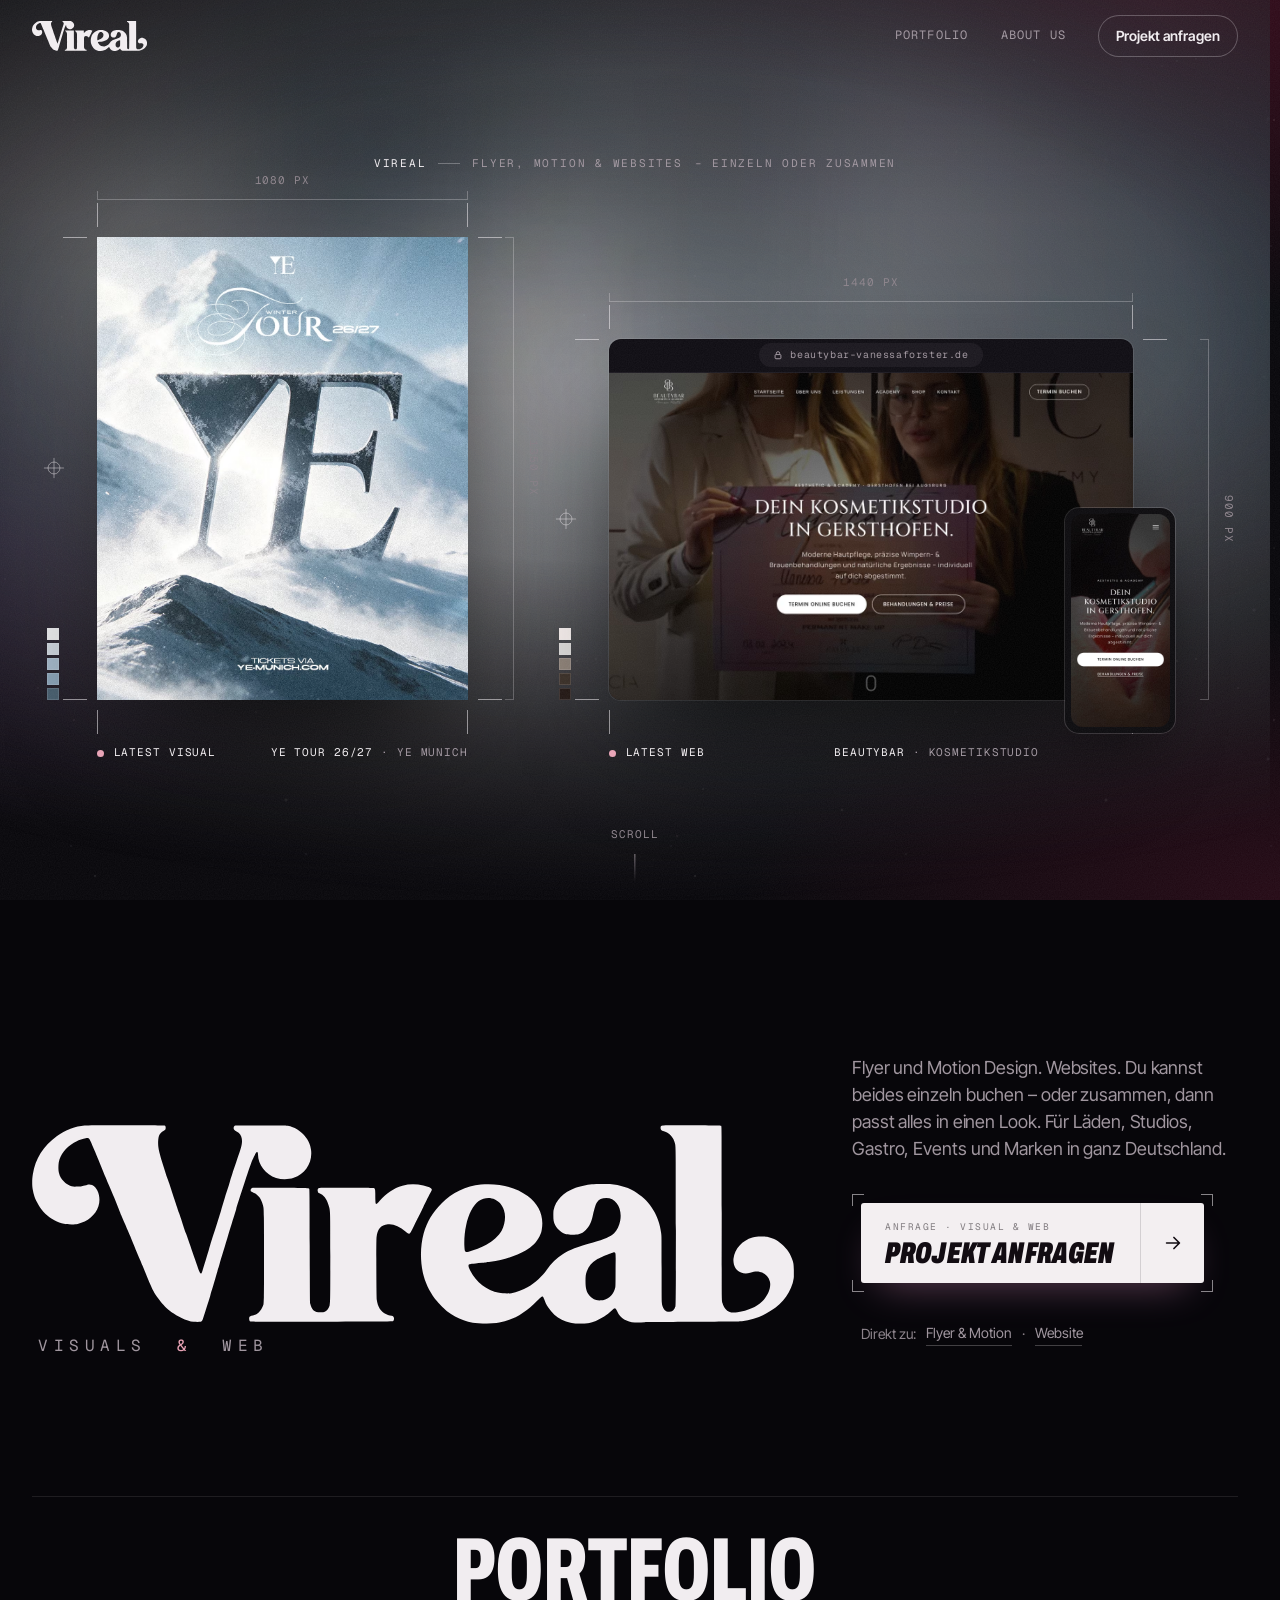
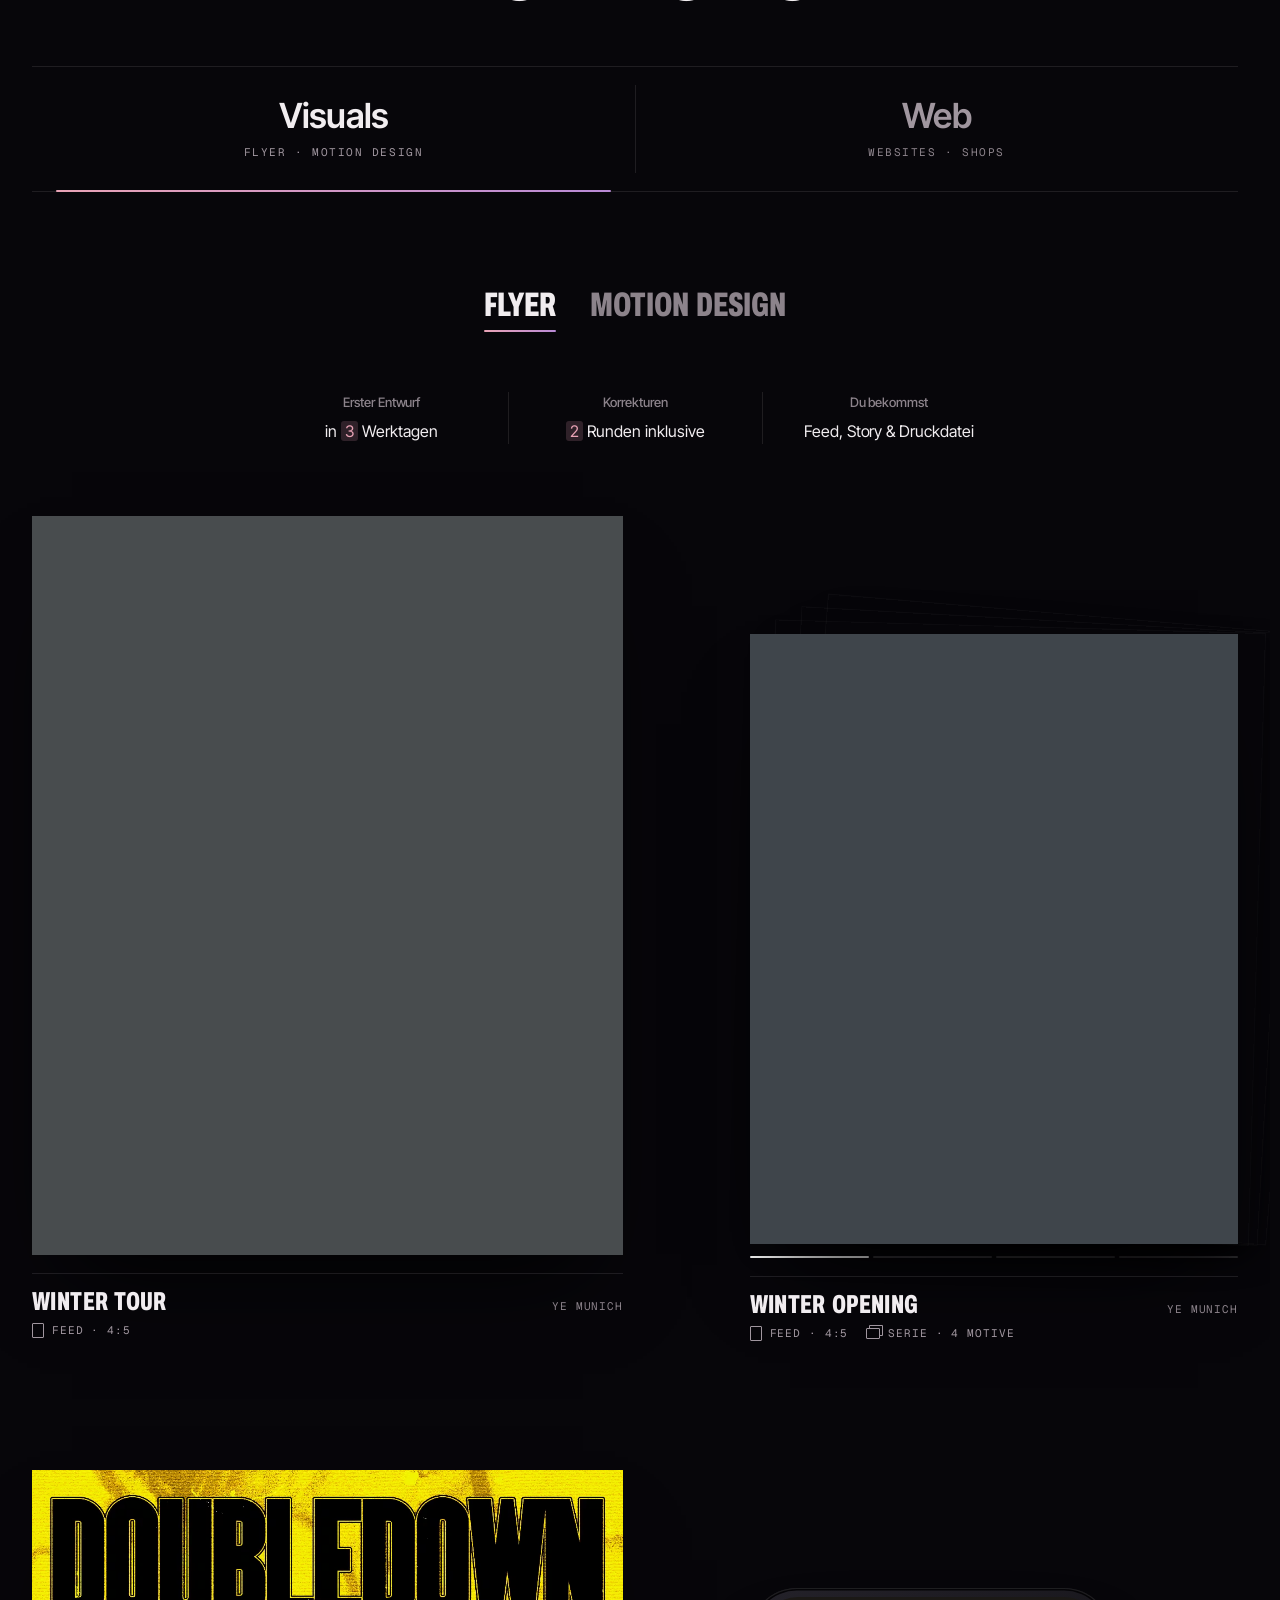
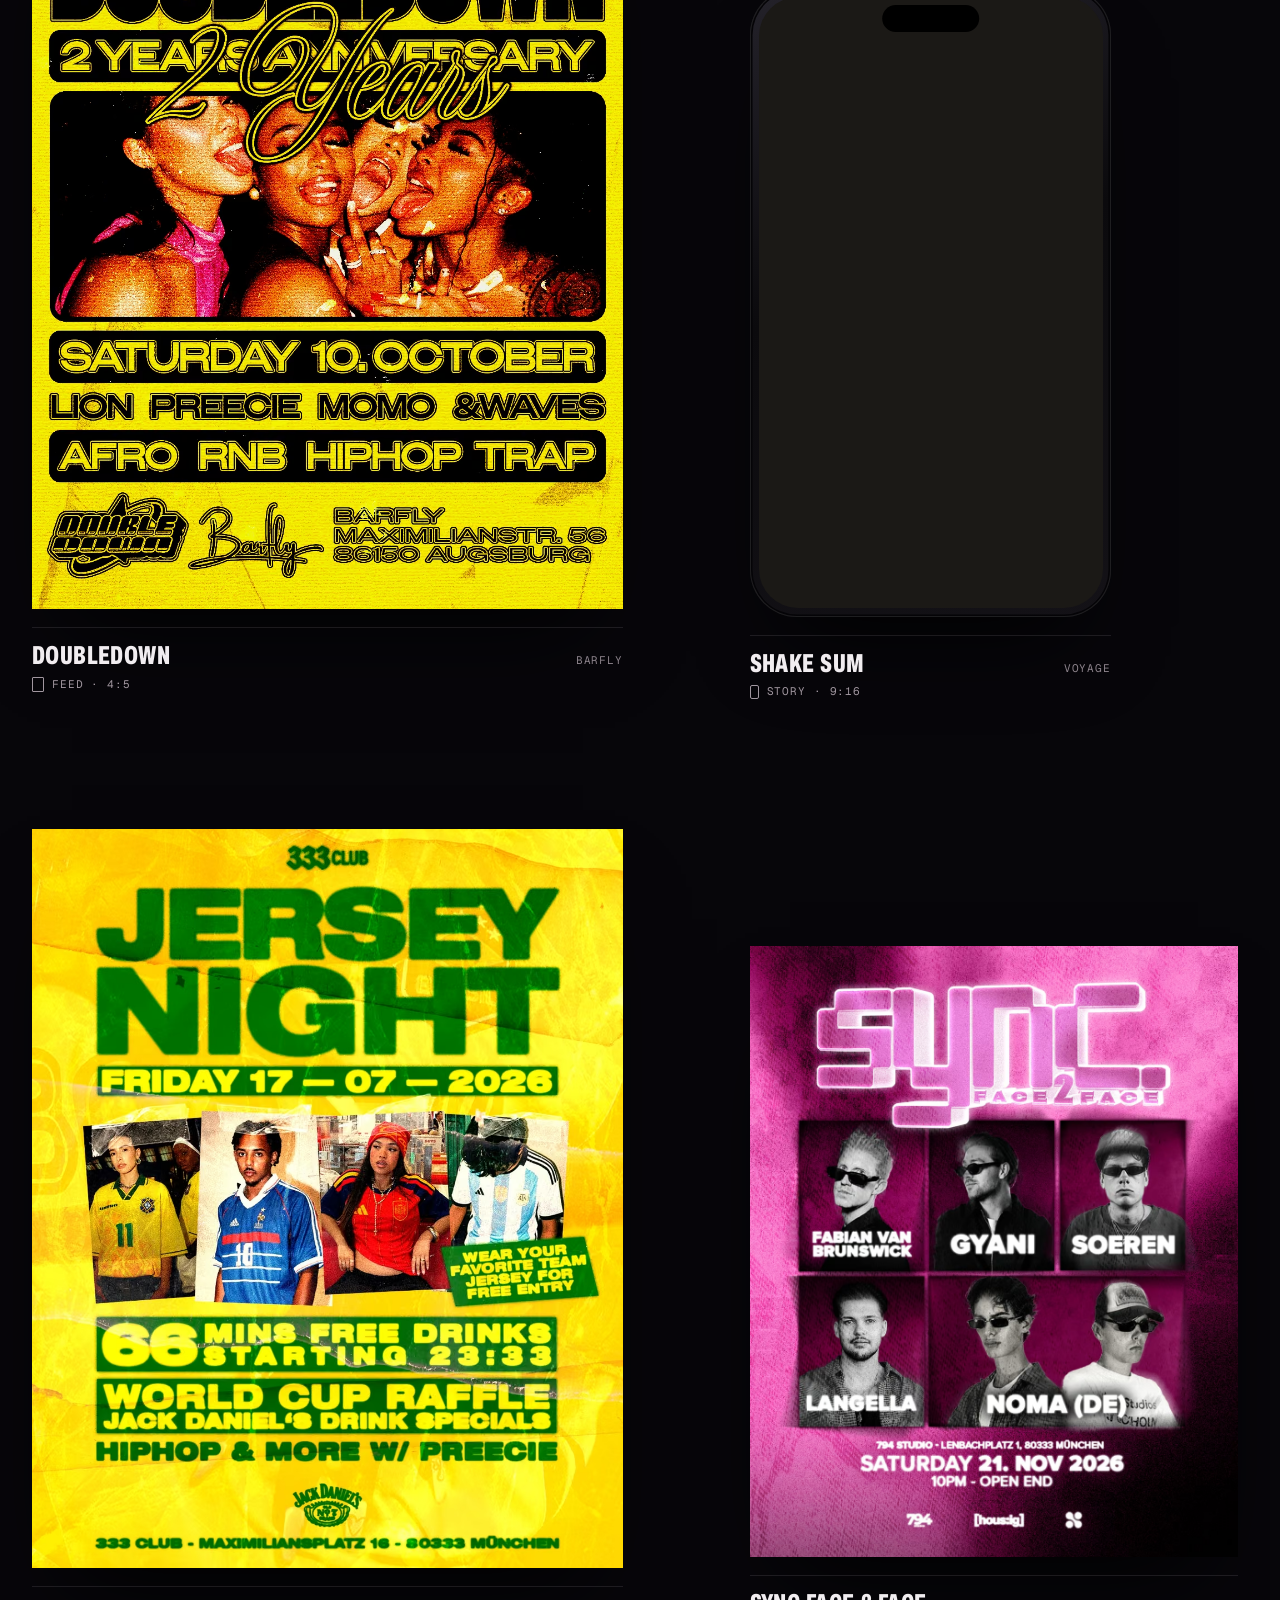
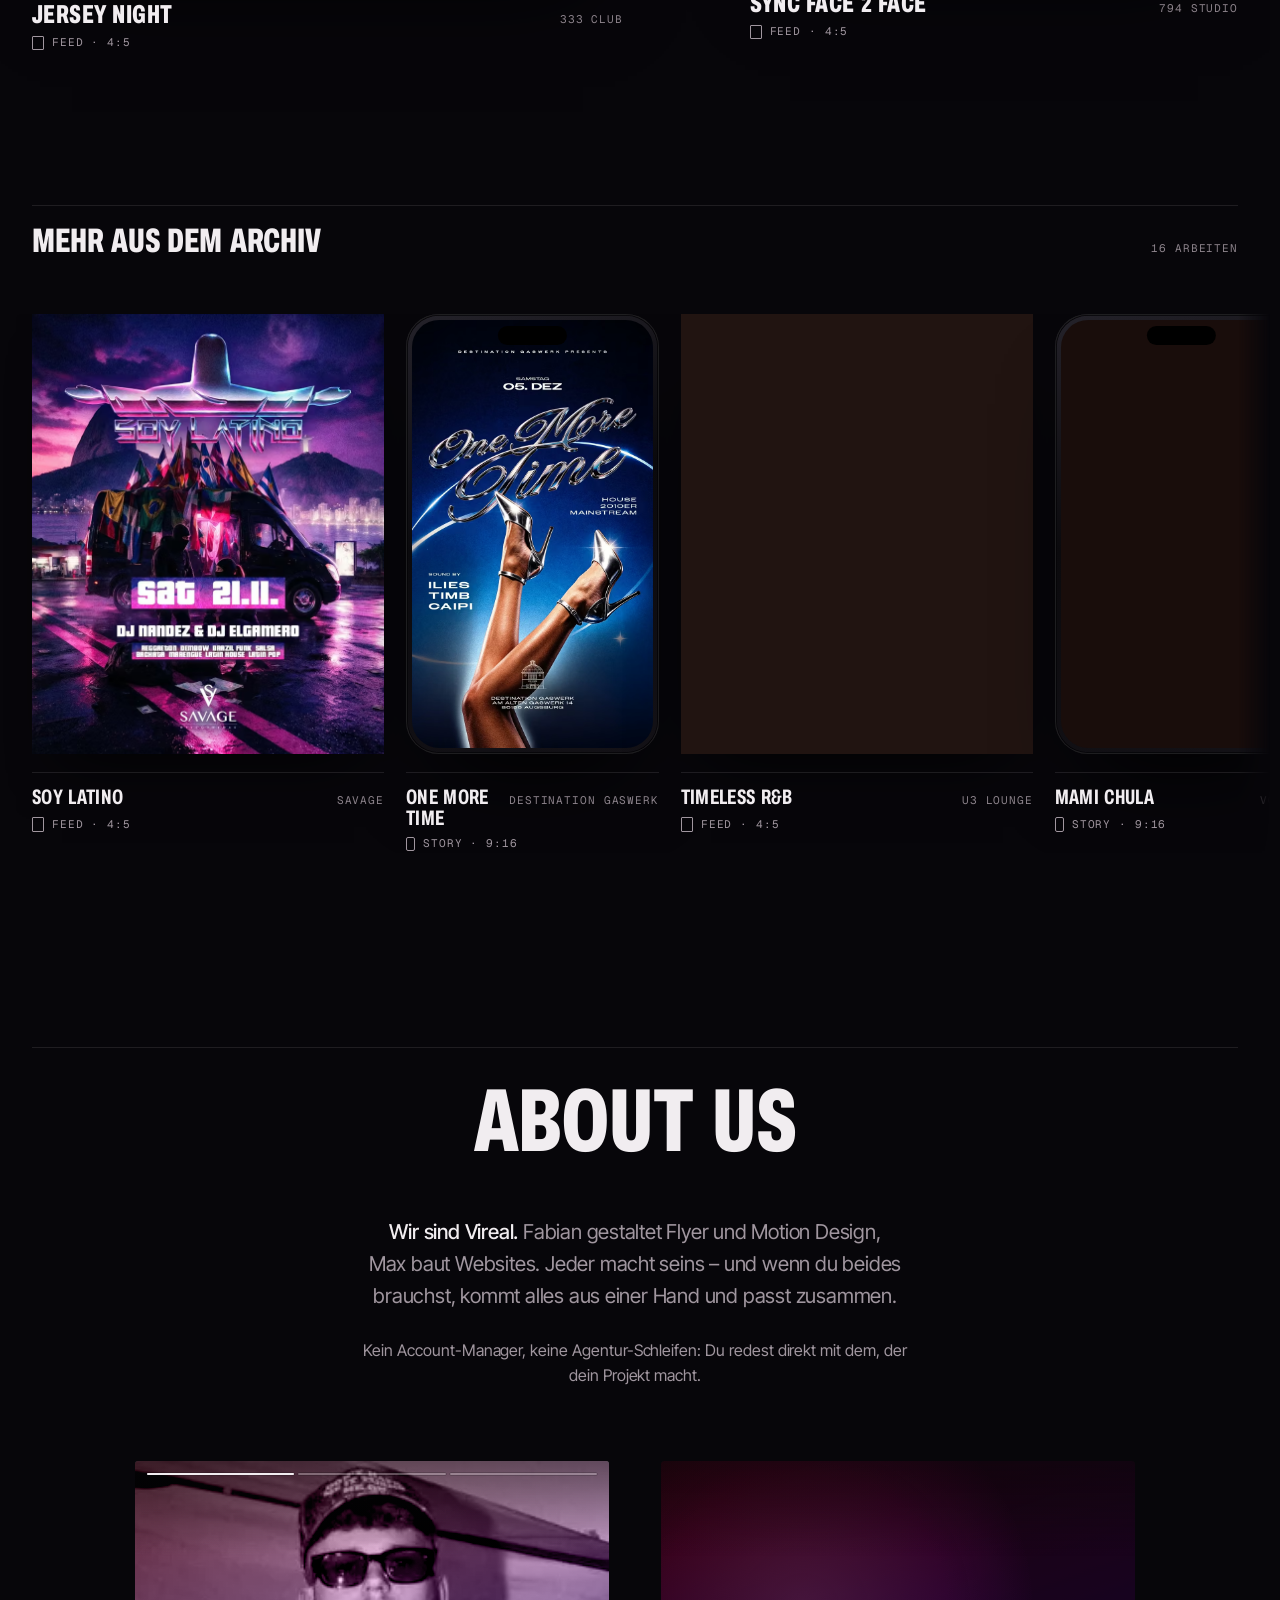
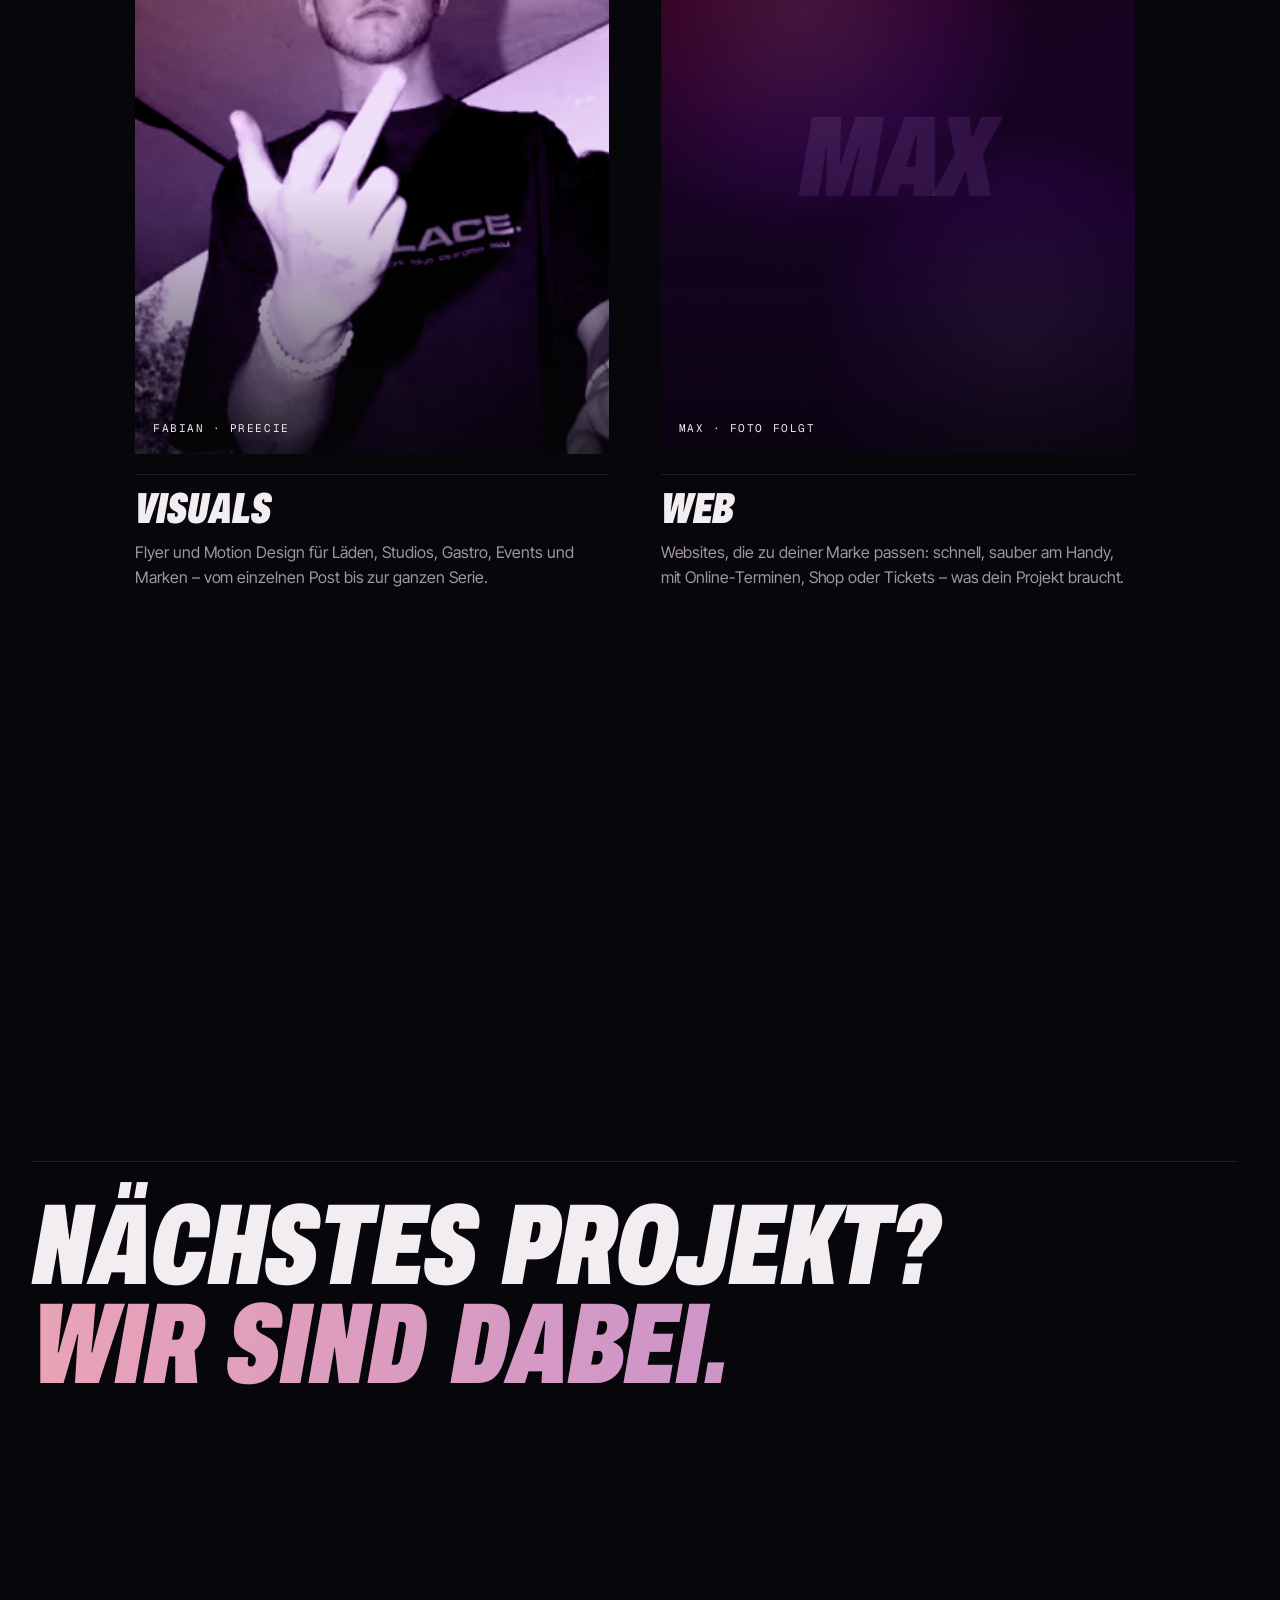
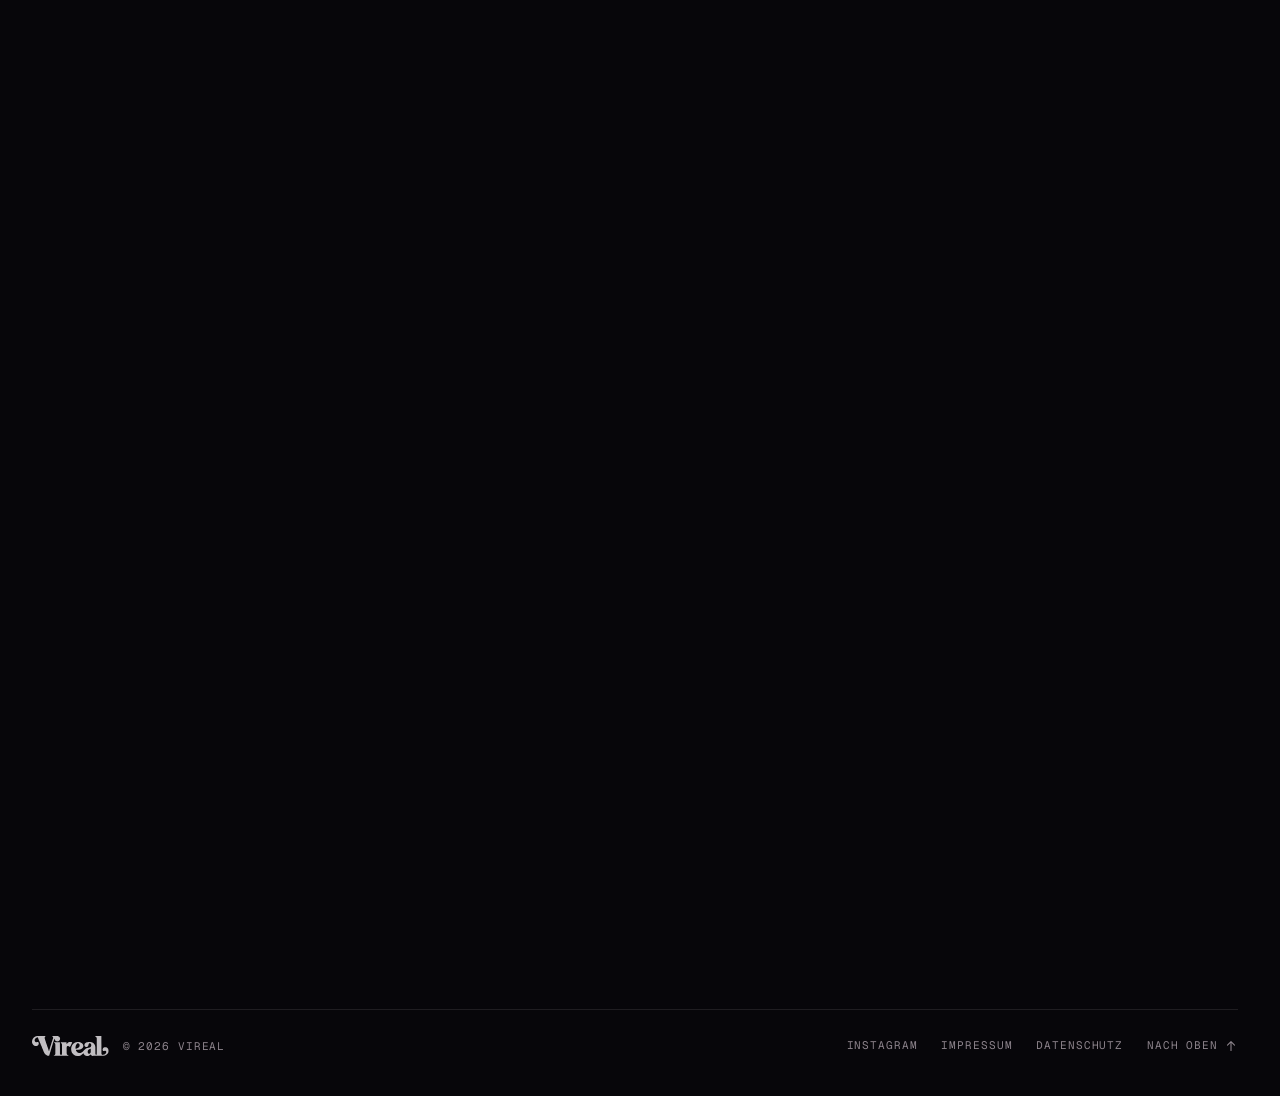
<file: index.html>
<!doctype html>
<html lang="de">
<head>
<meta charset="utf-8">
<meta name="viewport" content="width=device-width, initial-scale=1, viewport-fit=cover">
<title>Vireal – Visuals &amp; Web</title>
<meta name="description" content="Flyer, Motion Design und Websites – einzeln oder zusammen. Für Läden, Studios, Gastro, Events und Marken in ganz Deutschland. Anfrage per Instagram-DM.">
<link rel="canonical" href="https://www.vireal.media/">
<meta property="og:type" content="website">
<meta property="og:locale" content="de_DE">
<meta property="og:site_name" content="Vireal">
<meta property="og:title" content="Vireal – Visuals &amp; Web">
<meta property="og:description" content="Flyer, Motion Design &amp; Websites – einzeln oder zusammen. Schreib uns einfach auf Instagram.">
<meta property="og:url" content="https://www.vireal.media/">
<meta property="og:image" content="https://www.vireal.media/img/og.jpg">
<meta property="og:image:width" content="1200">
<meta property="og:image:height" content="630">
<meta name="twitter:card" content="summary_large_image">
<meta name="theme-color" content="#07060a">
<link rel="icon" type="image/png" sizes="32x32" href="img/favicon-32.png">
<link rel="apple-touch-icon" href="img/apple-touch-icon.png">
<link rel="manifest" href="site.webmanifest">
<link rel="preload" href="fonts/archivo-italic-caps.woff2" as="font" type="font/woff2" crossorigin>
<link rel="preload" href="fonts/archivo-sub.woff2" as="font" type="font/woff2" crossorigin>
<link rel="preload" href="img/ye-tour.avif" as="image" type="image/avif" fetchpriority="high">
<script type="application/ld+json">
{"@context":"https://schema.org","@type":"ProfessionalService","name":"Vireal",
 "url":"https://www.vireal.media/","image":"https://www.vireal.media/img/og.jpg",
 "description":"Flyer, Motion Design und Websites für Läden, Studios, Gastro, Events und Marken.",
 "areaServed":{"@type":"Country","name":"Deutschland"},
 "sameAs":["https://www.instagram.com/vireal.media/"],
 "founder":{"@type":"Person","name":"Fabian Pinkawa","alternateName":"Preecie","jobTitle":"Grafikdesigner"}}
</script>
<script>
  /* Effekte nur mit JS. Bilder sind nach spätestens 2,5 s sichtbar, auch wenn etwas hängt. */
  document.documentElement.classList.add('js');
  document.addEventListener('load', function (e) { if (e.target.tagName === 'IMG') e.target.classList.add('is-loaded'); }, true);
  setTimeout(function () { document.documentElement.classList.add('safe'); }, 2500);
</script>
<style>
  /* Schriften lokal, auf die genutzten Zeichen und Stärken zugeschnitten (schnell + DSGVO-konform) */
  @font-face { font-family: "Archivo"; src: url("fonts/archivo-sub.woff2") format("woff2"); font-weight: 400 800; font-stretch: 62% 75%; font-style: normal; font-display: swap; }
  @font-face { font-family: "Archivo"; src: url("fonts/archivo-italic-caps.woff2") format("woff2"); font-weight: 900; font-stretch: 62%; font-style: italic; font-display: swap; }
  @font-face { font-family: "Inter Tight"; src: url("fonts/inter-tight-sub.woff2") format("woff2"); font-weight: 400 600; font-style: normal; font-display: swap; }
  @font-face { font-family: "Geist Mono"; src: url("fonts/geist-mono-400.woff2") format("woff2"); font-weight: 400; font-style: normal; font-display: swap; }
  /* Ersatzschrift in gleicher Breite, damit beim Laden nichts springt */
  @font-face { font-family: "Archivo Fb"; src: local("Arial Bold"), local("Arial-BoldMT"), local("Roboto Bold"), local("Helvetica Bold"); font-style: normal; size-adjust: 71%; }
  @font-face { font-family: "Archivo Fb"; src: local("Arial Bold Italic"), local("Arial-BoldItalicMT"), local("Roboto Bold Italic"), local("Helvetica Bold Oblique"); font-style: italic; size-adjust: 71%; }

  /* Konzept: Galerie bei Nacht. 12er-Raster, Haarlinien statt Karten.
     Archivo Condensed (Logo-DNA) für alles Große, Inter Tight für Text, Geist Mono für Index und Daten. */
  :root {
    color-scheme: dark;
    --bg: #07060a;
    --text: #f1edf0;
    --body: #d6cfd4;
    --muted: #a0969f;
    --faint: #8c838b;
    --dusk: #8a7584;
    --line: rgba(241,237,240,0.10);
    --line-strong: rgba(241,237,240,0.22);
    --accent: #e9a3b6;
    --violet: #b98ad6;
    --display: "Archivo", "Archivo Fb", "Arial Narrow", "Helvetica Neue", Arial, sans-serif;
    --sans: "Inter Tight", system-ui, -apple-system, "Segoe UI", sans-serif;
    --mono: "Geist Mono", ui-monospace, "SF Mono", Menlo, monospace;
    --gap: 24px;
    --gutter-l: max(32px, env(safe-area-inset-left, 0px));
    --gutter-r: max(32px, env(safe-area-inset-right, 0px));
    --sec: clamp(112px, 12vw, 176px);
    --col: calc((100% - 11 * var(--gap)) / 12);
    --ease: cubic-bezier(.2,.7,.2,1);
  }
  * { box-sizing: border-box; }
  html { scroll-behavior: smooth; scroll-padding-top: 88px; scrollbar-gutter: stable; -webkit-text-size-adjust: 100%;
    -webkit-tap-highlight-color: transparent; scrollbar-color: #3a2a33 var(--bg); scrollbar-width: thin; }
  ::-webkit-scrollbar { width: 10px; } ::-webkit-scrollbar-track { background: var(--bg); }
  ::-webkit-scrollbar-thumb { background: #3a2a33; border-radius: 10px; border: 2px solid var(--bg); }
  ::selection { background: var(--accent); color: var(--bg); }
  body { margin: 0; background: var(--bg); color: var(--body); font-family: var(--sans); font-weight: 400; font-size: 16px; line-height: 1.6;
    letter-spacing: -.003em; -webkit-font-smoothing: antialiased; text-rendering: optimizeLegibility; }
  a { color: var(--text); text-decoration: none; }
  a:focus-visible, button:focus-visible { outline: 2px solid var(--accent); outline-offset: 4px; border-radius: 2px; }
  img { display: block; max-width: 100%; }
  picture { display: contents; }
  .sr-only { position: absolute; width: 1px; height: 1px; overflow: hidden; clip: rect(0 0 0 0); white-space: nowrap; }
  .skip { position: absolute; left: 16px; top: -100px; z-index: 60; padding: 12px 16px; background: var(--text); color: var(--bg); font-family: var(--mono); font-size: 12px; }
  .skip:focus { top: 12px; }
  .wrap { padding-left: var(--gutter-l); padding-right: var(--gutter-r); }
  .container { max-width: 1320px; margin: 0 auto; }
  .grid12 { display: grid; grid-template-columns: repeat(12, minmax(0, 1fr)); column-gap: var(--gap); }
  .mono { font-family: var(--mono); font-size: 11px; letter-spacing: .08em; text-transform: uppercase; font-variant-numeric: tabular-nums; color: var(--faint); }

  /* Pfeil: ein einziges SVG-Motiv, je nach Richtung gedreht */
  .arr { flex: none; width: 14px; height: 14px; transition: transform .3s var(--ease), color .25s; }
  .arr.down { transform: rotate(90deg); } .arr.ne { transform: rotate(-45deg); } .arr.up { transform: rotate(-90deg); }

  /* ---------- Hintergrund: Nebel, feine Sterne, Filmkorn ---------- */
  .space { position: fixed; inset: 0; z-index: -1; pointer-events: none; background:
      radial-gradient(ellipse 70% 50% at 90% 0%, rgba(150,22,62,.34), transparent 70%),
      radial-gradient(ellipse 55% 45% at 0% 60%, rgba(86,22,120,.22), transparent 70%),
      radial-gradient(ellipse 60% 45% at 100% 100%, rgba(140,20,58,.22), transparent 70%),
      var(--bg); }
  .space::before, .space::after { content: ""; position: absolute; inset: 0; }
  /* Sternenhimmel: zwei ruhige Ebenen (dicht/klein + weit/größer) und zwei Ebenen, die ganz langsam funkeln (nur opacity, Grafik-Thread) */
  .space::before { opacity: .18; background-size: 600px 600px; background-image:
      radial-gradient(1.2px 1.2px at 331px 154px, #fff, transparent),
      radial-gradient(1px 1px at 74px 548px, rgba(255,255,255,.6), transparent),
      radial-gradient(1.4px 1.4px at 596px 59px, rgba(255,255,255,.85), transparent),
      radial-gradient(1.2px 1.2px at 38px 88px, rgba(255,225,235,.8), transparent),
      radial-gradient(1px 1px at 71px 246px, rgba(220,215,255,.75), transparent),
      radial-gradient(1.4px 1.4px at 434px 60px, #fff, transparent),
      radial-gradient(1px 1px at 228px 596px, rgba(220,215,255,.75), transparent),
      radial-gradient(1px 1px at 599px 406px, rgba(255,255,255,.85), transparent),
      radial-gradient(1px 1px at 47px 570px, rgba(255,255,255,.6), transparent),
      radial-gradient(1.4px 1.4px at 429px 147px, #fff, transparent),
      radial-gradient(1.4px 1.4px at 584px 315px, rgba(255,255,255,.85), transparent),
      radial-gradient(1.4px 1.4px at 105px 595px, rgba(255,255,255,.85), transparent),
      radial-gradient(1.4px 1.4px at 381px 99px, #fff, transparent),
      radial-gradient(1.4px 1.4px at 577px 61px, rgba(255,255,255,.85), transparent),
      radial-gradient(1.2px 1.2px at 508px 544px, rgba(255,255,255,.6), transparent),
      radial-gradient(1.2px 1.2px at 476px 599px, rgba(255,255,255,.6), transparent),
      radial-gradient(1px 1px at 306px 254px, rgba(255,255,255,.85), transparent),
      radial-gradient(1px 1px at 83px 588px, rgba(220,215,255,.75), transparent),
      radial-gradient(1.2px 1.2px at 506px 351px, rgba(255,255,255,.6), transparent),
      radial-gradient(1.4px 1.4px at 74px 120px, rgba(255,225,235,.8), transparent),
      radial-gradient(1px 1px at 168px 350px, rgba(255,225,235,.8), transparent),
      radial-gradient(1px 1px at 431px 40px, rgba(220,215,255,.75), transparent),
      radial-gradient(1px 1px at 586px 321px, rgba(255,255,255,.6), transparent),
      radial-gradient(1.2px 1.2px at 508px 593px, #fff, transparent),
      radial-gradient(1.2px 1.2px at 95px 276px, #fff, transparent),
      radial-gradient(1.4px 1.4px at 62px 317px, rgba(255,225,235,.8), transparent); }
  .space::after { opacity: .12; background-size: 900px 700px; background-position: 210px 140px; background-image:
      radial-gradient(1.8px 1.8px at 291px 395px, rgba(255,255,255,.6), transparent),
      radial-gradient(1.6px 1.6px at 23px 472px, rgba(255,255,255,.85), transparent),
      radial-gradient(1.6px 1.6px at 625px 119px, #fff, transparent),
      radial-gradient(1px 1px at 223px 294px, rgba(255,255,255,.85), transparent),
      radial-gradient(1.6px 1.6px at 407px 400px, #fff, transparent),
      radial-gradient(1.6px 1.6px at 170px 459px, rgba(220,215,255,.75), transparent),
      radial-gradient(1.6px 1.6px at 284px 140px, rgba(220,215,255,.75), transparent),
      radial-gradient(1.6px 1.6px at 285px 425px, rgba(255,225,235,.8), transparent),
      radial-gradient(1px 1px at 236px 154px, rgba(255,255,255,.85), transparent),
      radial-gradient(1.8px 1.8px at 154px 237px, rgba(255,255,255,.85), transparent),
      radial-gradient(1.8px 1.8px at 12px 496px, rgba(255,255,255,.85), transparent),
      radial-gradient(1px 1px at 269px 288px, rgba(255,255,255,.85), transparent),
      radial-gradient(1.6px 1.6px at 429px 547px, rgba(220,215,255,.75), transparent),
      radial-gradient(1px 1px at 579px 326px, rgba(220,215,255,.75), transparent),
      radial-gradient(1.8px 1.8px at 632px 670px, #fff, transparent),
      radial-gradient(1.8px 1.8px at 467px 696px, rgba(255,225,235,.8), transparent),
      radial-gradient(1.6px 1.6px at 407px 408px, #fff, transparent),
      radial-gradient(1.6px 1.6px at 493px 649px, #fff, transparent); }
  .space i { position: absolute; inset: 0; opacity: .12; will-change: opacity; }
  .space i:first-child { background-size: 700px 560px; background-position: 90px 40px; background-image:
      radial-gradient(1.6px 1.6px at 195px 68px, rgba(255,230,240,.95), transparent),
      radial-gradient(2px 2px at 166px 112px, #fff, transparent),
      radial-gradient(1.6px 1.6px at 104px 0px, #fff, transparent),
      radial-gradient(1.6px 1.6px at 372px 26px, #fff, transparent),
      radial-gradient(1.6px 1.6px at 628px 385px, rgba(255,230,240,.95), transparent),
      radial-gradient(2px 2px at 355px 372px, #fff, transparent); animation: twinkle 7s ease-in-out infinite; }
  .space i:last-child { background-size: 820px 640px; background-position: 330px 260px; background-image:
      radial-gradient(2.2px 2.2px at 118px 499px, rgba(225,220,255,.95), transparent),
      radial-gradient(1.6px 1.6px at 495px 319px, #fff, transparent),
      radial-gradient(2.2px 2.2px at 104px 350px, rgba(225,220,255,.95), transparent),
      radial-gradient(1.6px 1.6px at 708px 165px, #fff, transparent),
      radial-gradient(1.6px 1.6px at 540px 370px, #fff, transparent),
      radial-gradient(2.2px 2.2px at 776px 540px, #fff, transparent); animation: twinkle 9s ease-in-out -4s infinite; }
  @keyframes twinkle { 0%, 100% { opacity: .04; } 50% { opacity: .26; } }
  @media (prefers-reduced-motion: reduce) { .space i { animation: none; opacity: .14; } }
  .grain { position: fixed; inset: 0; z-index: 40; pointer-events: none; opacity: .055;
    background: url("data:image/svg+xml,%3Csvg xmlns='http://www.w3.org/2000/svg' width='220' height='220'%3E%3Cfilter id='n'%3E%3CfeTurbulence type='fractalNoise' baseFrequency='.85' numOctaves='2' stitchTiles='stitch'/%3E%3CfeColorMatrix values='0 0 0 0 1 0 0 0 0 1 0 0 0 0 1 0 0 0 1 0'/%3E%3C/filter%3E%3Crect width='100%25' height='100%25' filter='url(%23n)'/%3E%3C/svg%3E"); }

  /* ---------- Header ---------- */
  .site-header { position: sticky; top: 0; z-index: 20; padding-top: max(14px, env(safe-area-inset-top, 0px)); padding-bottom: 14px;
    background: rgba(7,6,10,.78); backdrop-filter: blur(14px); -webkit-backdrop-filter: blur(14px); border-bottom: 1px solid var(--line);
    transition: background .35s, border-color .35s; }
  .site-header.at-top { background: transparent; border-bottom-color: transparent; backdrop-filter: none; -webkit-backdrop-filter: none; }
  .site-header { border-bottom-color: transparent; }
  .site-header::after { content: ""; position: absolute; left: 0; right: 0; top: 100%; height: 28px; pointer-events: none;
    background: linear-gradient(to bottom, rgba(7,6,10,.78), rgba(7,6,10,0)); opacity: 1; transition: opacity .35s ease; }
  .site-header.at-top::after { opacity: 0; }
  .site-header .container { display: flex; justify-content: space-between; align-items: center; gap: 24px; }
  .brand { display: inline-flex; align-items: center; min-height: 44px; }
  .brand img { width: 50px; height: auto; }
  .nav { display: flex; align-items: center; gap: 32px; }
  .nav a { position: relative; display: inline-flex; align-items: center; gap: 6px; min-height: 44px; font-family: var(--mono); font-size: 12px;
    letter-spacing: .1em; text-transform: uppercase; color: var(--muted); transition: color .2s; }
  .nav a::after { content: ""; position: absolute; left: 0; right: 0; bottom: 10px; height: 1px; background: currentColor;
    transform: scaleX(0); transform-origin: left; transition: transform .35s var(--ease); }
  .nav a[aria-current]::after { transform: scaleX(1); }
  .nav a[aria-current] { color: var(--text); }
  /* Anfrage: Verlaufs-Button in den Nebelfarben, mit Instagram-Symbol – führt direkt in die DM */
  .nav .nav-cta { gap: 9px; min-height: 42px; padding: 0 18px 0 15px; border-radius: 999px;
    font-family: var(--sans); font-size: 14px; font-weight: 600; letter-spacing: -.005em; text-transform: none; color: #140b12;
    background: linear-gradient(95deg, #efb3c4 0%, #c49ae0 100%); box-shadow: 0 6px 18px -8px rgba(214,140,190,.38), inset 0 1px 0 rgba(255,255,255,.35);
    transition: transform .3s var(--ease), box-shadow .3s ease, filter .3s ease; }
  .nav .nav-cta::after { display: none; }
  .nav .nav-cta svg { width: 16px; height: 16px; flex: none; }
  .nav .nav-cta:active { transform: scale(.97); }

  /* ---------- Hero: die Arbeit zuerst ----------
     Erster Bildschirm = nur der neueste Flyer, groß und mittig wie in einer Galerie.
     Dahinter ein weicher Schein aus den Farben des Flyers selbst, der sehr langsam atmet. */
  main { overflow-x: clip; }
  @supports not (overflow: clip) { main { overflow-x: hidden; } }
  .intro { position: relative; overflow: clip; display: flex; flex-direction: column;
    margin-top: calc(-1 * var(--hh, 72px)); padding-top: var(--hh, 72px); min-height: 100vh; min-height: 100svh; }
  /* Farbschein des Hero-Flyers: läuft nach unten und zu den Seiten weich ins Transparente aus,
     damit er nahtlos in den Seitenhintergrund (.space) übergeht – kein Strich am Ende des Hero. Gilt automatisch für jedes neue Hero-Bild. */
  .ambient { position: absolute; inset: -8% -8% 0; z-index: 0; pointer-events: none;
    -webkit-mask-image: radial-gradient(ellipse 90% 60% at 50% 40%, #000 42%, rgba(0,0,0,.5) 70%, transparent 100%);
            mask-image: radial-gradient(ellipse 90% 60% at 50% 40%, #000 42%, rgba(0,0,0,.5) 70%, transparent 100%); }
  .ambient img { width: 100%; height: 100%; object-fit: cover; opacity: .68; transform: scale(1.1); will-change: transform; }
  .ambient::after { content: ""; position: absolute; inset: 0;
    background: radial-gradient(ellipse 60% 55% at 50% 45%, rgba(7,6,10,0) 0%, rgba(7,6,10,.5) 70%, rgba(7,6,10,.7) 100%),
                linear-gradient(to bottom, rgba(7,6,10,.2) 0%, rgba(7,6,10,0) 30%); }
  .hero-stage { position: relative; z-index: 1; flex: 1; display: flex; align-items: center; justify-content: center; padding-block: 28px 84px; }
  .intro-flyer { margin: 0; width: min(560px, 100%, calc((100svh - var(--hh, 72px) - 180px) * .806)); min-width: 0; }
  /* Kurze Handys: Flyer bleibt groß, der Scroll-Hinweis entfällt (statt am Text zu kleben) */
  @media (max-width: 640px) and (max-height: 700px), (min-width: 641px) and (max-height: 640px) { .intro .scroll-cue { display: none; } }
  .intro-flyer .flyer { box-shadow: 0 60px 120px -40px rgba(0,0,0,.95), 0 0 0 1px rgba(255,255,255,.04); }
  .hero-cap { display: flex; justify-content: space-between; align-items: center; flex-wrap: wrap; gap: 8px 20px; margin-top: 18px; }
  .hero-cap .t, .hero-cap .meta { font: inherit; letter-spacing: inherit; text-transform: inherit; }
  .hero-cap .hero-what { color: var(--muted); }
  .hero-cap .t { color: var(--text); }
  .latest { display: inline-flex; align-items: center; gap: 10px; color: var(--text); }
  .latest-dot { width: 7px; height: 7px; border-radius: 50%; background: var(--accent); flex: none; }
  .scroll-cue { position: absolute; z-index: 1; left: 50%; bottom: max(18px, env(safe-area-inset-bottom, 0px)); transform: translateX(-50%);
    display: flex; flex-direction: column; align-items: center; gap: 10px; min-height: 44px; color: var(--faint); }
  .scroll-cue i { display: block; width: 1px; height: 28px; background: linear-gradient(to bottom, var(--faint), transparent); transform-origin: top; }
  @media (prefers-reduced-motion: no-preference) {
    @keyframes rise { from { opacity: 0; transform: translateY(18px); } to { opacity: 1; transform: none; } }
    @keyframes breathe { 0% { transform: scale(1.08) translate3d(0,0,0); } 50% { transform: scale(1.22) translate3d(-2%, 2%, 0); } 100% { transform: scale(1.12) translate3d(2%, -1%, 0); } }
    @keyframes cue { 0% { transform: scaleY(0); opacity: 1; } 60% { transform: scaleY(1); opacity: 1; } 100% { transform: scaleY(1); opacity: 0; } }
    @keyframes latest-pulse { 0% { box-shadow: 0 0 0 0 rgba(233,163,182,.55); } 70% { box-shadow: 0 0 0 9px rgba(233,163,182,0); } 100% { box-shadow: 0 0 0 0 rgba(233,163,182,0); } }
    .intro-flyer { animation: rise 1.2s var(--ease) both; }
    .hero-cap { animation: rise 1.2s var(--ease) .2s both; }
    .ambient img { animation: breathe 24s ease-in-out infinite alternate; }
    .scroll-cue i { animation: cue 2.4s var(--ease) infinite; }
    .latest-dot { animation: latest-pulse 2.4s ease-out infinite; }
    .intro.is-idle .ambient img, .intro.is-idle .scroll-cue i, .intro.is-idle .latest-dot { animation-play-state: paused; }
  }

  /* ---------- Statement unter dem Hero ---------- */
  .statement .container { padding-block: var(--sec) 0; align-items: end; row-gap: 40px; }
  .statement h1 { grid-column: 1 / 9; margin: 0; font-family: var(--display); color: var(--text); text-transform: uppercase; font-stretch: 62%; font-weight: 900; font-style: italic;
    font-size: clamp(72px, 9.6vw, 152px); line-height: .84; letter-spacing: -.01em; word-spacing: .12em; }
  .statement h1 em { font-style: italic; color: var(--dusk); }
  .statement-side { grid-column: 9 / 13; padding-bottom: 8px; }
  .intro-sub { margin: 0; max-width: 22em; font-size: 18px; line-height: 1.5; letter-spacing: -.005em; color: var(--muted); text-wrap: balance; }
  .intro-actions { margin-top: 32px; display: flex; flex-wrap: wrap; gap: 12px; }

  @media (max-width: 960px) {
    .statement h1, .statement-side { grid-column: 1 / 13; }
    .statement h1 { font-size: 15vw; }
  }
  @media (max-width: 640px) {
    .hero-stage { padding-block: 16px 76px; }
    .intro-flyer { width: min(100%, calc((100svh - var(--hh, 72px) - 160px) * .806)); }
    .statement h1 { font-size: min(calc((100vw - 40px) / 4.4), 104px); }
    .intro-sub { font-size: 16px; }
    .intro-actions { margin-top: 24px; flex-direction: column; }
  }
  @media (max-height: 500px) {
    .intro { min-height: 0; }
    .intro-flyer { width: min(320px, 100%); }
    .scroll-cue { display: none; }
  }

  /* Text-Link als Call-to-Action */
  .link-cta { display: inline-flex; align-items: center; gap: 10px; min-height: 44px; font-family: var(--mono); font-size: 13px; letter-spacing: .14em;
    text-transform: uppercase; color: var(--text); }
  .link-cta span { padding-bottom: 4px; border-bottom: 1px solid var(--accent); transition: border-color .25s; }
  .link-cta.quiet { color: var(--muted); }
  .link-cta.quiet span { border-bottom-color: var(--line-strong); }

  /* ---------- Sektionsköpfe ---------- */
  .sec-head { padding-top: 34px; border-top: 1px solid var(--line); margin-bottom: 96px; align-items: baseline; }
  .sec-head h2 { grid-column: 1 / 13; margin: 0; font-family: var(--display); font-weight: 800; color: var(--text); text-transform: uppercase; font-stretch: 62%;
    font-size: clamp(56px, 7vw, 116px); line-height: .88; letter-spacing: -.005em; word-spacing: .1em; }

  /* ---------- Flyer ---------- */
  .flyer { position: relative; display: block; width: 100%; aspect-ratio: var(--ar, 1080 / 1350); overflow: hidden; background: var(--ph, #150b12);
    box-shadow: 0 50px 90px -40px rgba(0,0,0,.95); }
  .flyer img { width: 100%; height: 100%; object-fit: cover; transform: scale(1.015); transition: transform 1.4s var(--ease); }
  .flyer.sm { box-shadow: 0 30px 60px -30px rgba(0,0,0,.9); }
  button.flyer { padding: 0; margin: 0; border: 0; font: inherit; color: inherit; cursor: zoom-in; appearance: none; -webkit-appearance: none;
    transition: transform .25s var(--ease); }
  button.flyer:active { transform: scale(.985); }
  .cap { position: relative; z-index: 1; display: grid; grid-template-columns: minmax(0, 1fr) auto; align-items: baseline; gap: 6px 14px; margin-top: 18px; padding-top: 14px; border-top: 1px solid var(--line); }
  .cap .t { font-family: var(--display); font-weight: 800; color: var(--text); text-transform: uppercase; font-stretch: 62%;
    font-size: 26px; line-height: 1; letter-spacing: .015em; word-spacing: .1em; }
  .cap.sm .t { font-size: 21px; font-weight: 700; }
  .cap .meta { text-align: right; }

  .works .container { padding-block: 40px 40px; }
  .works { margin-top: clamp(56px, 8vw, 128px); }
  .featured { row-gap: 128px; }
  .featured figure { margin: 0; min-width: 0; }
  .featured figure:nth-child(odd) { grid-column: 1 / 7; }
  .featured figure:nth-child(even) { grid-column: 8 / 13; margin-top: 24%; }
  .more-head { margin: var(--sec) 0 56px; padding-top: 18px; border-top: 1px solid var(--line); display: flex; justify-content: space-between; align-items: baseline; gap: 10px 16px; }
  .more-head h3 { margin: 0; font-family: var(--display); font-weight: 800; font-stretch: 62%; text-transform: uppercase; font-size: 34px; line-height: 1;
    word-spacing: .1em; color: var(--text); }
  /* Archiv als Laufband-Slideshow: läuft langsam hin und her, steht bei Maus/Finger/Fokus still. Formate behalten ihr Seitenverhältnis. */
  .more { --rh: 440px; position: relative; overflow: hidden; touch-action: pan-y; cursor: grab;
    margin-inline: calc(-1 * var(--gutter-l)) calc(-1 * var(--gutter-r)); padding-inline: var(--gutter-l) var(--gutter-r);
    -webkit-mask: linear-gradient(90deg, transparent, #000 var(--gutter-l), #000 calc(100% - var(--gutter-r)), transparent);
            mask: linear-gradient(90deg, transparent, #000 var(--gutter-l), #000 calc(100% - var(--gutter-r)), transparent); }
  .more.dragging { cursor: grabbing; }
  .more.dragging button.flyer { pointer-events: none; }
  /* Serien direkt auf der Seite durchwischen: Fortschrittsbalken oben, keine Pfeile */
  .ser-bars { display: flex; gap: 4px; margin-top: 12px; pointer-events: none; }
  .ser-bars i { flex: 1; height: 2px; border-radius: 2px; background: var(--line-strong); transition: background .3s ease; }
  .ser-bars i.on { background: #fff; }
  [data-series] button.flyer { touch-action: pan-y pinch-zoom; }
  [data-series] button.flyer picture img { will-change: transform, translate; }
  .ser-peek { position: absolute; inset: 0; z-index: 1; width: 100%; height: 100%; object-fit: cover; transform: scale(1.015); pointer-events: none; will-change: translate; }
  .more-track { display: flex; gap: 22px; width: max-content; will-change: transform; backface-visibility: hidden; }
  .more figure { flex: 0 0 auto; width: calc(var(--rh) * .8); margin: 0; min-width: 0; }
  .more figure.is-story { width: calc(var(--rh) / 1.7404); }
  .more-head .mono .more-state { margin-left: 10px; color: var(--faint); }

  /* ---------- Portfolio-Kategorien ---------- */
  #werke .sec-head { margin-bottom: 56px; }
  #werke .sec-head h2 { text-align: center; }
  .cat-bar { display: flex; align-items: center; justify-content: center; gap: 28px; margin: 0 0 88px; }
  .cat-tabs { position: relative; display: flex; gap: 6px 34px; min-width: 0; max-width: 100%; overflow-x: auto; scrollbar-width: none; -webkit-overflow-scrolling: touch; overscroll-behavior-x: contain; }
  .cat-tabs::-webkit-scrollbar { display: none; }
  .cat-tabs.fade-r { -webkit-mask-image: linear-gradient(90deg, #000 calc(100% - 32px), transparent); mask-image: linear-gradient(90deg, #000 calc(100% - 32px), transparent); }
  .cat-tabs.fade-l { -webkit-mask-image: linear-gradient(90deg, transparent, #000 32px); mask-image: linear-gradient(90deg, transparent, #000 32px); }
  .cat-tabs.fade-l.fade-r { -webkit-mask-image: linear-gradient(90deg, transparent, #000 32px, #000 calc(100% - 32px), transparent); mask-image: linear-gradient(90deg, transparent, #000 32px, #000 calc(100% - 32px), transparent); }
  .cat-tab { position: relative; flex: none; padding: 6px 0 10px; border: 0; background: none; cursor: pointer; white-space: nowrap;
    font-family: var(--display); font-weight: 800; font-stretch: 62%; text-transform: uppercase; font-size: 34px; line-height: 1; word-spacing: .1em;
    color: var(--faint); transition: color .25s var(--ease); -webkit-tap-highlight-color: transparent; }
  .cat-tab[aria-selected="true"] { color: var(--text); }
  .cat-tab::after { content: ""; position: absolute; left: 0; right: 0; bottom: 0; height: 2px; border-radius: 2px; background: linear-gradient(90deg, var(--accent), var(--violet));
    transform: scaleX(0); transform-origin: left; transition: transform .35s var(--ease); }
  .cat-tab[aria-selected="true"]::after { transform: scaleX(1); }
  .cat-tab:focus-visible { outline: 2px solid var(--accent); outline-offset: 4px; border-radius: 2px; }
  /* zentriert, auch wenn die Leiste am Handy zum Wischen überläuft */
  .cat-tab:first-child { margin-left: auto; } .cat-tab:last-child { margin-right: auto; }
  .cat-arrow { width: 44px; height: 44px; }
  .cat-arrow svg { width: 18px; height: 18px; }
  @media (max-width: 960px) { .cat-tab { font-size: 28px; } .cat-tabs { gap: 6px 26px; } }
  .cat-bar[hidden], .cat-panel[hidden] { display: none !important; }
  .cat-panel.enter { animation: catIn .38s var(--ease) both; }
  @keyframes catIn { from { opacity: 0; transform: translateX(calc(var(--cdir, 1) * 28px)); } to { opacity: 1; transform: none; } }
  .cat-soon { min-height: clamp(320px, 46vh, 520px); display: flex; flex-direction: column; justify-content: center; align-items: center; text-align: center; gap: 18px;
    padding: 56px 0; }
  .cat-soon .mono { font-size: 12px; letter-spacing: .14em; text-transform: uppercase; color: var(--accent); }
  .cat-soon p { margin: 0; max-width: 30em; font-size: 18px; line-height: 1.55; color: var(--muted); }
  .cat-soon .link-cta { margin-top: 6px; }

  /* ---------- About me ---------- */
  .block .container { padding-block: var(--sec) 0; }
  #ueber .sec-head { margin-bottom: 56px; }
  #ueber .sec-head h2 { text-align: center; }
  .about-lead { grid-column: 1 / 13; justify-self: center; margin: 0; max-width: 30em; text-align: center; font-size: clamp(18px, 1.6vw, 22px); line-height: 1.55;
    letter-spacing: -.01em; color: var(--muted); text-wrap: balance; }
  .about-lead strong { color: var(--text); font-weight: 500; }
  .about-punch { grid-column: 1 / 13; justify-self: center; margin: 44px 0 0; max-width: 13.5em; text-align: center; font-family: var(--display); font-stretch: 62%;
    font-weight: 900; font-style: italic; text-transform: uppercase; font-size: clamp(44px, 6.6vw, 104px); line-height: .94; letter-spacing: -.01em; color: var(--text); text-wrap: balance; }
  .about-punch em { font-style: italic; color: var(--dusk); }
  .about-punch { word-spacing: .12em; }
  /* About: Foto + Text */
  .about-a { grid-column: 1 / 13; display: grid; grid-template-columns: repeat(12, minmax(0, 1fr)); gap: 0 var(--gap); align-items: center; }
  .about-photo { grid-column: 1 / 6; position: relative; margin: 0; aspect-ratio: 4 / 5; overflow: hidden; border-radius: 3px; background: #0d0b10; }
  .about-photo img { position: absolute; inset: 0; width: 100%; height: 100%; object-fit: cover; display: block; filter: grayscale(1) contrast(1.15) brightness(.9);
    opacity: 0; transition: opacity .9s ease, transform 6s linear; transform: scale(1.04); }
  .about-photo img.on { opacity: 1; transform: scale(1); }
  /* Slideshow im Story-Stil: Fortschrittsbalken oben, links/rechts antippen = zurück/weiter */
  .ap-bars { position: absolute; top: 12px; left: 12px; right: 12px; z-index: 3; display: flex; gap: 4px; pointer-events: none; }
  .ap-bars i { flex: 1; height: 2px; border-radius: 2px; background: rgba(241,237,240,.32); box-shadow: 0 0 0 .5px rgba(7,6,10,.35); overflow: hidden; }
  .ap-bars i::after { content: ""; display: block; height: 100%; width: 100%; background: var(--text); transform: scaleX(0); transform-origin: left; }
  .ap-bars i.done::after { transform: scaleX(1); }
  .ap-bars i.run::after { animation: apRun var(--dur, 4.5s) linear forwards; }
  .about-photo.paused .ap-bars i.run::after { animation-play-state: paused; }
  @keyframes apRun { to { transform: scaleX(1); } }
  .ap-nav { position: absolute; top: 0; bottom: 0; z-index: 3; width: 50%; padding: 0; border: 0; background: none; cursor: pointer; -webkit-tap-highlight-color: transparent; }
  .ap-nav.prev { left: 0; } .ap-nav.next { right: 0; }
  .ap-nav:focus-visible { outline: 2px solid var(--accent); outline-offset: -4px; }
  @media (prefers-reduced-motion: reduce) { .about-photo img { transition: opacity .2s ease; transform: none; } .about-photo img.on { transform: none; } .ap-bars i.run::after { animation: none; transform: scaleX(1); } }
  .about-photo::after { content: ""; position: absolute; inset: 0; pointer-events: none;
    background: linear-gradient(160deg, rgba(233,163,182,.85), rgba(185,138,214,.7) 45%, rgba(40,20,60,.9)); mix-blend-mode: color; }
  .about-photo::before { content: ""; position: absolute; inset: 0; z-index: 1; pointer-events: none; background: linear-gradient(180deg, rgba(7,6,10,.5), transparent 16%, transparent 55%, rgba(7,6,10,.75)); }
  .about-photo figcaption { position: absolute; left: 18px; bottom: 16px; z-index: 2; font-family: var(--mono); font-size: 11px; letter-spacing: .14em; text-transform: uppercase; color: var(--text); }
  .about-a-text { grid-column: 7 / 13; }
  .about-a .about-lead { text-align: left; justify-self: start; max-width: 26em; }
  .about-a .about-punch { text-align: left; justify-self: start; max-width: 11em; margin-top: 36px; font-size: clamp(40px, 4.6vw, 76px); }
  @media (max-width: 960px) {
    .about-photo { grid-column: 1 / 13; width: min(100%, 420px); justify-self: center; }
    .about-a-text { grid-column: 1 / 13; margin-top: 40px; }
    .about-a .about-lead, .about-a .about-punch { text-align: center; justify-self: center; }
    .about-a .about-lead { margin-inline: auto; }
    .about-a .about-punch { margin-inline: auto; font-size: clamp(40px, 12.5vw, 72px); }
  }
  /* Kunden als Logo-Wand: gleich große Felder, Haarlinien, alles einfarbig weiß */
  .clients { grid-column: 1 / 13; margin: 140px 0 0; text-align: center; }
  .clients-head { display: flex; justify-content: center; margin-bottom: 36px; }
  .clients h3 { margin: 0; }
  .logo-wall { display: grid; grid-template-columns: repeat(4, minmax(0, 1fr)); margin: 0; padding: 0; list-style: none;
    border-top: 1px solid var(--line); border-left: 1px solid var(--line); }
  .logo-wall li { position: relative; display: flex; align-items: center; justify-content: center; min-width: 0; height: 168px; padding: 20px;
    border-right: 1px solid var(--line); border-bottom: 1px solid var(--line); transition: background .3s; }
  .logo-wall .lg { width: auto; height: calc(64px * var(--h, 1)); max-width: 78%; object-fit: contain; opacity: .9; transition: opacity .3s, transform .45s var(--ease); }
  .logo-wall .wm { font-family: var(--display); font-weight: 800; font-stretch: 62%; text-transform: uppercase; font-size: clamp(26px, 2.4vw, 36px); line-height: .95;
    letter-spacing: .01em; color: var(--text); opacity: .9; text-wrap: balance; transition: opacity .3s, transform .45s var(--ease); }
  .clients-foot { display: block; margin-top: 28px; }

  /* ---------- Kontakt ---------- */
  .contact-head { margin-bottom: 64px; }
  .contact-head .contact-title { grid-column: 1 / 13; font-weight: 900; font-style: italic; font-size: clamp(60px, 9vw, 150px); line-height: .86; letter-spacing: -.01em; word-spacing: .12em; }
  .contact-title em { display: block; font-style: italic; color: var(--accent);
    background: linear-gradient(95deg, var(--accent) 0%, var(--violet) 100%); -webkit-background-clip: text; background-clip: text; -webkit-text-fill-color: transparent; }
  .contact-body { row-gap: 40px; }
  .contact-note { grid-column: 1 / 8; margin: 0; max-width: 34em; color: var(--body); }
  .contact-note strong { color: var(--text); font-weight: 600; }
  .dm-template { grid-column: 9 / 13; margin: 0; }
  .dm-template pre { margin: 12px 0 14px; padding: 14px 0; border-top: 1px solid var(--line); border-bottom: 1px solid var(--line);
    font-family: var(--mono); font-size: 12px; line-height: 1.75; color: var(--muted); white-space: pre-wrap; }
  .contact-rows { grid-column: 1 / 13; margin-top: 24px; border-bottom: 1px solid var(--line); }
  .contact-row { display: grid; grid-template-columns: 180px minmax(0, 1fr) auto; column-gap: var(--gap); align-items: baseline; padding: 28px 0;
    border-top: 1px solid var(--line); color: var(--text); transition: color .25s; }
  .contact-row .val { min-width: 0; overflow-wrap: anywhere; font-family: var(--display); font-weight: 700; font-stretch: 66%; text-transform: none;
    font-size: clamp(32px, 4.2vw, 60px); line-height: 1.05; letter-spacing: .005em; }
  .contact-row .arr { align-self: center; width: 28px; height: 28px; color: var(--faint); }
  .copy { min-height: 44px; padding: 0 2px; border: 0; border-bottom: 1px solid var(--line-strong); background: none; color: var(--muted); cursor: pointer;
    font-family: var(--mono); font-size: 11px; letter-spacing: .1em; text-transform: uppercase; transition: color .2s, border-color .2s; }
  .copy.done { color: var(--accent); border-color: var(--accent); }

  /* ---------- Anfrage-Baukasten ---------- */
  .brief { grid-column: 1 / 13; display: grid; grid-template-columns: minmax(0, 7fr) minmax(0, 4fr); gap: 48px 72px; align-items: start;
    padding-top: 36px; border-top: 1px solid var(--line); }
  .brief-q { margin: 0 0 56px; padding: 0; border: 0; min-width: 0; }
  .brief-q:last-child { margin-bottom: 0; }
  .brief-q legend { display: flex; flex-wrap: wrap; align-items: baseline; gap: 4px 14px; padding: 0; margin-bottom: 18px; }
  .q-t { font-family: var(--sans); font-weight: 600; font-size: clamp(22px, 2vw, 26px); line-height: 1.2; letter-spacing: -.015em; color: var(--text); }
  /* Kein Hinweistext: jedes Wort trägt ein kleines „+“ (antippbar, mehrfach), gewählt dreht es sich zum „×“ (wieder abwählen). Zähler neben der Frage. */
  .chip::before { content: "+"; position: absolute; top: .02em; right: -12px; font: 400 12px/1 var(--mono); color: var(--accent); -webkit-text-fill-color: var(--accent);
    -webkit-text-stroke: 0; text-shadow: none; background: none; letter-spacing: 0; transform-origin: 50% 50%; transition: transform .45s var(--ease), opacity .3s ease; }
  .chip[aria-pressed="true"]::before { transform: rotate(45deg); opacity: .55; }
  .vb-grunge::before { transform: rotate(2deg); }
  .vb-grunge[aria-pressed="true"]::before { transform: rotate(47deg); }
  .q-count { font-size: 10.5px; letter-spacing: .14em; text-transform: uppercase; color: var(--accent); }
  /* Beim ersten Sichtbarwerden leuchten die Optionen einmal nacheinander auf: zeigt, dass man sie antippen kann */
  @media (prefers-reduced-motion: no-preference) {
    .chips.wave .chip[aria-pressed="false"] { animation: chipWave 1.1s ease both; animation-delay: calc(var(--i) * 90ms); }
    @keyframes chipWave { 0%, 100% { } 40% { opacity: 1; translate: 0 -3px; } }
  }
  /* Auswahl als Schriftmuster: jedes Wort ist ein Knopf, gewählt = voll, sonst gedimmt */
  .chips { display: flex; flex-wrap: wrap; align-items: baseline; gap: 8px 30px; }
  .chip { position: relative; padding: 10px 0 12px; min-height: 44px; border: 0; background: none; cursor: pointer; color: var(--text);
    font-family: var(--display); font-weight: 800; font-stretch: 62%; text-transform: uppercase; font-size: clamp(24px, 2.2vw, 30px); line-height: .95; letter-spacing: .005em;
    opacity: .5; transition: opacity .35s ease, transform .45s var(--ease); -webkit-tap-highlight-color: transparent; }
  .chip::after { content: ""; position: absolute; left: 0; right: 0; bottom: 0; height: 2px; background: linear-gradient(95deg, var(--accent), var(--violet));
    transform: scaleX(0); transform-origin: left; transition: transform .45s var(--ease); }
  .chip[aria-pressed="true"] { opacity: 1; }
  .chip[aria-pressed="true"]::after { transform: scaleX(1); }
  .chip:focus-visible { outline: 2px solid var(--accent); outline-offset: 4px; }
  .chip:active { transform: scale(.97); }
  .tw[aria-pressed="false"] { color: transparent; -webkit-text-stroke: 1px rgba(241,237,240,.95); opacity: .8; }
  /* Jeder Vibe sieht aus wie er heißt */
  .vibes { gap: 8px 28px; }
  /* Format-Auswahl: kleines Rechteck im echten Seitenverhältnis vor jedem Format */
  .fm .fi { display: inline-block; height: .56em; aspect-ratio: var(--w) / var(--h); margin-right: .22em; vertical-align: .02em;
    border: 1.5px solid rgba(241,237,240,.95); border-radius: 2px; transition: background .3s ease, border-color .3s ease; }
  .fm[aria-pressed="true"] .fi { background: var(--accent); border-color: var(--accent); }
  .vb { font-size: clamp(22px, 2vw, 28px); }
  .vb-clean { font-weight: 400; font-stretch: 75%; letter-spacing: .16em; }
  .vb-modern { font-weight: 700; font-stretch: 75%; letter-spacing: -.01em; text-transform: none; color: #dfe8f3; }
  .vb-natur { font-weight: 400; font-stretch: 75%; letter-spacing: .06em; text-transform: none; color: #c9d4ae; }
  .vb-warm { font-style: italic; font-weight: 700; color: #eba57c; }
  .vb-bold { font-style: italic; font-weight: 900; color: #fff; letter-spacing: .01em; text-shadow: 3px 3px 0 rgba(233,163,182,.55); }
  .vb-dark { color: #9b919a; text-shadow: 0 3px 0 #000, 0 0 24px #000; }
  .vb-neon { color: #ffe3f4; text-shadow: 0 0 4px #ff5cc8, 0 0 14px #ff3dbb, 0 0 34px rgba(255,61,187,.6); }
  .vb-chrome, .vb-y2k, .vb-luxus, .vb-bunt, .vb-grunge { -webkit-background-clip: text; background-clip: text; color: transparent; }
  .vb-chrome { background-image: linear-gradient(180deg, #fff 0%, #c3cad2 44%, #39404a 50%, #8d98a4 64%, #eef2f6 100%); }
  .vb-y2k { font-style: italic; font-weight: 900; background-image: linear-gradient(100deg, #a8e4ff, #e6c8ff 55%, #9fd0ff); }
  .vb-retro { font-style: italic; font-weight: 900; color: #f4b867; text-shadow: 3px 3px 0 #b5412c; }
  .vb-grunge { transform: rotate(-2deg); background-color: #d9cfbf;
    background-image: url("data:image/svg+xml,%3Csvg xmlns='http://www.w3.org/2000/svg' width='160' height='160'%3E%3Cfilter id='n'%3E%3CfeTurbulence type='fractalNoise' baseFrequency='.9' numOctaves='2'/%3E%3CfeColorMatrix values='0 0 0 0 .03 0 0 0 0 .02 0 0 0 0 .04 0 0 0 2.4 -1.3'/%3E%3C/filter%3E%3Crect width='160' height='160' filter='url(%23n)'/%3E%3C/svg%3E"); }
  .vb-grunge:active { transform: rotate(-2deg) scale(.97); }
  .vb-luxus { font-weight: 400; font-stretch: 75%; letter-spacing: .3em; background-image: linear-gradient(180deg, #f6e6b4, #c69a4a 60%, #f0d48e); }
  .vb-bunt { font-style: italic; font-weight: 900; background-image: linear-gradient(95deg, #ff5f6d, #ffc371 25%, #6be6a2 50%, #5fb4ff 75%, #c58cff); }
  .vb-surprise { font-style: italic; font-weight: 900; -webkit-background-clip: text; background-clip: text; color: transparent;
    background-image: linear-gradient(95deg, var(--accent), var(--violet)); }
  /* Farbfeld */
  .pk-tip { margin: -4px 0 14px; font-size: 14px; color: var(--muted); }
  .picker { max-width: 560px; }
  .pk-area { position: relative; display: flex; height: 190px; border: 1px solid var(--line-strong); cursor: crosshair; touch-action: none;
    -webkit-user-select: none; user-select: none; }
  .pk-area:focus-visible { outline: 2px solid var(--accent); outline-offset: 4px; }
  .pk-hue { flex: 1; background:
      linear-gradient(to bottom, #fff 0%, rgba(255,255,255,0) 50%, rgba(0,0,0,0) 50%, #000 100%),
      linear-gradient(to right, #f00 0%, #ff0 16.67%, #0f0 33.33%, #0ff 50%, #00f 66.67%, #f0f 83.33%, #f00 100%); }
  .pk-gray { width: 34px; border-left: 2px solid var(--bg); background: linear-gradient(to bottom, #fff, #000); }
  .pk-dot { position: absolute; left: 0; top: 0; width: 22px; height: 22px; margin: -11px 0 0 -11px; border: 2px solid #fff; border-radius: 50%; pointer-events: none;
    box-shadow: 0 0 0 1px rgba(0,0,0,.45), 0 4px 12px rgba(0,0,0,.5); transition: transform .2s var(--ease); }
  .pk-area.is-drag .pk-dot { transform: scale(1.5); }
  .pk-bar { display: flex; justify-content: space-between; align-items: center; gap: 10px 16px; flex-wrap: wrap; margin-top: 12px; }
  .pk-now { display: inline-flex; align-items: center; gap: 10px; min-width: 0; color: var(--text); font-size: 15px; }
  .pk-sw { width: 22px; height: 22px; flex: none; box-shadow: inset 0 0 0 1px rgba(241,237,240,.2); }
  .pk-hex { font-family: var(--mono); font-size: 12px; letter-spacing: .06em; color: var(--muted); }
  .pk-add { min-height: 42px; display: inline-flex; align-items: center; gap: 8px; padding: 0 16px 0 12px; border: 1px solid var(--text); border-radius: 0;
    background: var(--text); color: var(--bg); cursor: pointer; font-family: var(--sans); font-size: 15px; font-weight: 500; transition: opacity .2s, background .2s; }
  .pk-add svg { width: 14px; height: 14px; }
  .pk-add:disabled { background: transparent; color: var(--muted); border-color: var(--line-strong); cursor: default; }
  .pk-add:disabled svg { display: none; }
  .pk-add { background: var(--text); color: var(--bg); }
  .pk-list { display: flex; flex-wrap: wrap; gap: 8px; margin-top: 12px; }
  .pk-list:empty { display: none; }
  .pk-chip { display: inline-flex; align-items: center; gap: 8px; min-height: 40px; padding-left: 6px; border: 1px solid var(--line-strong); font-size: 14px; color: var(--text); }
  .pk-chip i { width: 26px; height: 26px; flex: none; box-shadow: inset 0 0 0 1px rgba(241,237,240,.2); }
  .pk-x { width: 44px; height: 44px; padding: 0; display: inline-flex; align-items: center; justify-content: center; border: 0; background: transparent; color: var(--muted); cursor: pointer; }
  .pk-x svg { width: 12px; height: 12px; }
  /* Das Briefing als Poster: entsteht live aus der Auswahl, Titel & Daten tippt man direkt aufs Plakat */
  /* Plakat mindestens 4:5, wächst aber mit dem Inhalt (kein aspect-ratio: iOS Safari hält das sonst fest und schneidet unten ab) */
  .poster-wrap { position: relative; padding: 14px; container-type: inline-size; }
  .poster-wrap .cm { position: absolute; width: 14px; height: 14px; border: 0 solid var(--faint); opacity: .7; }
  .cm.tl { left: 0; top: 0; border-width: 1px 0 0 1px; } .cm.tr { right: 0; top: 0; border-width: 1px 1px 0 0; }
  .cm.bl { left: 0; bottom: 0; border-width: 0 0 1px 1px; } .cm.br { right: 0; bottom: 0; border-width: 0 1px 1px 0; }
  .poster { position: relative; display: flex; flex-direction: column; min-height: calc((100cqw - 28px) * 1.25); max-width: 100%; padding: 22px 22px 18px; clip-path: inset(0); isolation: isolate;
    background: #0d0a10; box-shadow: 0 40px 80px -40px rgba(0,0,0,.95), inset 0 0 0 1px rgba(241,237,240,.08); }
  .ps-glow { position: absolute; inset: -20%; z-index: -1; transition: background .8s ease; filter: blur(8px);
    background: radial-gradient(60% 50% at 18% 12%, rgba(233,163,182,.38), transparent 70%), radial-gradient(55% 50% at 88% 86%, rgba(185,138,214,.34), transparent 70%); }
  .poster::after { content: ""; position: absolute; inset: 0; z-index: -1; pointer-events: none; background: linear-gradient(180deg, transparent 40%, rgba(7,6,10,.55));
    }
  .ps-top { display: flex; justify-content: space-between; gap: 12px; font-size: 10px; letter-spacing: .18em; text-transform: uppercase; color: rgba(241,237,240,.75); }
  .ps-fmt { text-align: right; overflow-wrap: anywhere; }
  /* Plakat zeigt die fertige Nachricht: Gruß als Headline, darunter die Angaben wie ein Datenblatt */
  .ps-hello { margin: 26px 0 0; font-family: var(--display); font-style: italic; font-weight: 900; font-stretch: 62%; text-transform: uppercase; font-size: clamp(34px, 3.4vw, 44px); line-height: .92; color: var(--text); }
  .ps-sub { margin: 10px 0 18px; font-size: 14px; line-height: 1.45; color: rgba(241,237,240,.82); }
  .ps-rows { margin: 0; display: grid; grid-template-columns: auto minmax(0, 1fr); }
  .ps-rows dd { padding-left: 16px !important; }
  .ps-rows dt, .ps-rows dd { margin: 0; padding: 7px 0; border-top: 1px solid rgba(241,237,240,.14); }
  .ps-rows dt { font-family: var(--mono); font-size: 9.5px; letter-spacing: .16em; text-transform: uppercase; color: rgba(241,237,240,.6); padding-top: 10px; }
  .ps-rows dd { font-size: 14px; line-height: 1.35; color: var(--text); overflow-wrap: anywhere; min-width: 0; }
  .ps-rows dd.empty { color: rgba(241,237,240,.32); }
  .ps-rows .vb { display: inline-block; margin-right: 10px; opacity: 1; padding: 0; font-family: var(--display); font-weight: 800; font-stretch: 62%; text-transform: uppercase; line-height: 1.1; font-size: 19px; }
  .ps-rows .sw { display: inline-flex; align-items: center; gap: 6px; margin-right: 12px; white-space: nowrap; }
  .ps-rows .sw i { width: 10px; height: 10px; flex: none; box-shadow: inset 0 0 0 1px rgba(241,237,240,.25); }
  .brief-fields { display: grid; grid-template-columns: repeat(3, minmax(0, 1fr)); gap: 18px 24px; }
  .brief-fields legend { grid-column: 1 / -1; width: 100%; }
  .brief-fields label { display: flex; flex-direction: column; gap: 4px; min-width: 0; }
  .brief-fields input { width: 100%; min-height: 46px; padding: 8px 0; border: 0; border-bottom: 1px solid var(--line-strong); border-radius: 0; background: transparent;
    color: var(--text); font-family: var(--sans); font-size: 17px; }
  .brief-fields input::placeholder { color: var(--faint); opacity: .75; }
  .brief-fields input:focus { outline: none; border-bottom-color: var(--accent); }
  .brief-insp input { width: 100%; min-height: 46px; padding: 8px 0; border: 0; border-bottom: 1px solid var(--line-strong); border-radius: 0; background: transparent;
    color: var(--text); font-family: var(--sans); font-size: 17px; }
  .brief-insp input::placeholder { color: var(--faint); opacity: .75; }
  .brief-insp input:focus { outline: none; border-bottom-color: var(--accent); }
  .ps-bar { display: flex; height: 10px; margin-top: auto; padding-top: 16px; box-sizing: content-box; gap: 2px; }
  .ps-bar i { flex: 1; }
  .ps-bar i.empty { border: 1px dashed rgba(241,237,240,.25); }
  .ps-foot { display: flex; justify-content: space-between; margin-top: 8px; font-size: 9.5px; letter-spacing: .16em; text-transform: uppercase; color: rgba(241,237,240,.55); }

  .brief-out { position: sticky; top: calc(var(--hh, 72px) + 24px); }
  .dm-unused pre { margin: 4px 0 0; padding: 16px 0; border-top: 1px solid var(--line); border-bottom: 1px solid var(--line); 
    font-family: var(--mono); font-size: 12px; line-height: 1.75; color: var(--body); white-space: pre-wrap; overflow-wrap: anywhere; }
  .brief-send { margin-top: 22px; display: flex; align-items: center; justify-content: center; gap: 10px; min-height: 52px; padding: 0 20px; border-radius: 999px;
    font-size: 15px; font-weight: 600; letter-spacing: -.005em; color: #140b12;
    background: linear-gradient(95deg, #efb3c4 0%, #c49ae0 100%); box-shadow: 0 10px 26px -12px rgba(214,140,190,.5), inset 0 1px 0 rgba(255,255,255,.35);
    transition: transform .3s var(--ease), box-shadow .3s ease, filter .3s ease; }
  .brief-send .ig { width: 17px; height: 17px; flex: none; }
  .brief-send:active { transform: scale(.98); }
  /* Direkt senden (nur wenn data-endpoint gesetzt): Verlauf-Button = senden, DM wird ruhiger Zweitweg */
  .brief-go, .brief-legal { display: none; }
  .hp { position: absolute !important; left: -9999px; width: 1px; height: 1px; overflow: hidden; }
  .brief-fields .f-reach { grid-column: span 2; }
  .has-direct .brief-go { margin-top: 22px; width: 100%; display: flex; align-items: center; justify-content: center; gap: 10px; min-height: 52px; padding: 0 20px; border: 0; border-radius: 999px; cursor: pointer;
    font: 600 15px/1 var(--sans); letter-spacing: -.005em; color: #140b12;
    background: linear-gradient(95deg, #efb3c4 0%, #c49ae0 100%); box-shadow: 0 10px 26px -12px rgba(214,140,190,.5), inset 0 1px 0 rgba(255,255,255,.35);
    transition: transform .3s var(--ease), box-shadow .3s ease, filter .3s ease, opacity .3s; }
  .brief-go svg { width: 17px; height: 17px; flex: none; transition: transform .3s var(--ease); }
  .brief-go[aria-busy="true"] { opacity: .6; cursor: progress; }
  .brief-go.sent { background: var(--text); box-shadow: none; }
  .has-direct .brief-hint { margin-top: 10px; min-height: 0; }
  .has-direct .brief-hint:empty { display: none; }
  .has-direct .brief-send { margin-top: 6px; min-height: 44px; background: none; box-shadow: none; color: var(--muted); font-weight: 500; font-size: 14px; }
  .has-direct .brief-send:hover { color: var(--text); filter: none; box-shadow: none; }
  .has-direct .brief-legal { display: block; margin: 6px auto 0; max-width: 40ch; text-align: center; font-size: 12px; line-height: 1.5; color: var(--faint); }
  .brief-legal a { color: inherit; text-decoration: underline; text-underline-offset: 2px; }
  .f-reach.need input { border-bottom-color: var(--accent); }
  .brief-hint { margin: 12px 0 0; min-height: 1.6em; text-align: center; transition: color .3s; }
  .brief-hint.done { color: var(--accent); }
  @media (hover: hover) {
    .chip[aria-pressed="false"]:hover { opacity: .7; }
    .pk-x:hover { color: var(--text); }
    .pk-add:not(:disabled):hover { opacity: .88; }
    .has-direct .brief-go:not([aria-busy="true"]):not(.sent):hover { transform: translateY(-1px); filter: brightness(1.04); box-shadow: 0 14px 30px -12px rgba(214,140,190,.65), inset 0 1px 0 rgba(255,255,255,.4); }
    .brief-go:hover svg { transform: translateX(3px); }
    .brief-send:hover { transform: translateY(-1px); filter: brightness(1.04); box-shadow: 0 14px 30px -12px rgba(214,140,190,.65), inset 0 1px 0 rgba(255,255,255,.4); }
  }
  @media (max-width: 960px) {
    .brief { grid-template-columns: minmax(0, 1fr); }
    .brief-out { position: static; max-width: 460px; width: 100%; justify-self: center; }
  }
  @media (max-width: 640px) {
    .brief { padding-top: 28px; gap: 36px; }
    .brief-q { margin-bottom: 32px; }
    .brief-q { margin-bottom: 44px; }
    .chips { gap: 8px 24px; }
    .chip { font-size: 24px; }
    .vb { font-size: 22px; }
    .vibes { gap: 8px 22px; }
    .pk-area { height: 170px; }
    .pk-gray { width: 30px; }
    .poster-wrap { padding: 10px; }
    .poster { padding: 18px 18px 14px; min-height: calc((100cqw - 20px) * 1.25); }
    .ps-hello { font-size: 36px; }
    .brief-fields { grid-template-columns: minmax(0, 1fr); gap: 10px; }
    .brief-fields .f-reach { grid-column: auto; }
  }

  html:has(dialog[open]) { overscroll-behavior: none; }

  /* ---------- Footer ---------- */
  .site-footer { overflow-x: clip; padding-bottom: max(28px, env(safe-area-inset-bottom, 0px)); }
  .site-footer .container { padding-top: var(--sec); container-type: inline-size; }
  .footer-line { display: flex; flex-wrap: wrap; justify-content: space-between; align-items: center; gap: 4px 24px; padding-top: 14px; border-top: 1px solid var(--line); }
  .footer-line nav { display: flex; flex-wrap: wrap; gap: 4px 24px; }
  .footer-line a { display: inline-flex; align-items: center; gap: 6px; min-height: 44px; color: var(--faint); transition: color .2s; }
  .footer-line > span { line-height: 44px; }
  .sig { display: inline-flex; align-items: center; gap: 14px; }
  .footer-line .sig-logo { min-height: 44px; display: inline-flex; align-items: center; }
  .sig-logo img { width: 34px; height: auto; opacity: .7; transition: opacity .25s; }
  @media (hover: hover) { .sig-logo:hover img { opacity: 1; } }

  /* ---------- Hover nur mit echter Maus (kein Kleben am Handy) ---------- */
  @media (hover: hover) {
    .nav a:hover { color: var(--text); }
    .nav a:hover::after { transform: scaleX(1); }
    .link-cta:hover span { border-bottom-color: var(--text); }
    .link-cta:hover .arr { transform: translateX(4px); }
    .link-cta:hover .arr.down { transform: rotate(90deg) translateX(4px); }
    .contact-row:hover .arr.ne { transform: rotate(-45deg) translateX(4px); }
    .nav .nav-cta:hover { transform: translateY(-1px); box-shadow: 0 10px 26px -8px rgba(214,140,190,.55), inset 0 1px 0 rgba(255,255,255,.4); filter: brightness(1.04); }
    figure:hover .flyer img { transform: scale(1.045); }
    .contact-row:hover { color: #fff; }
    .contact-row:hover .arr { color: var(--accent); }
    .copy:hover { color: var(--text); border-color: var(--text); }
    .footer-line a:hover { color: var(--text); }
  }
  @media (hover: none) {
    button.flyer::after, .clip-btn::after { content: ""; position: absolute; right: 10px; bottom: 10px; width: 30px; height: 30px; border-radius: 50%; opacity: .9;
      background: rgba(7,6,10,.6) url("data:image/svg+xml,%3Csvg xmlns='http://www.w3.org/2000/svg' viewBox='0 0 24 24' fill='none' stroke='%23f1edf0' stroke-width='1.6' stroke-linecap='round'%3E%3Cpath d='M15 4h5v5M9 20H4v-5M20 4l-6 6M4 20l6-6'/%3E%3C/svg%3E") center / 14px no-repeat; }
    .contact-row:active, .link-cta:active { opacity: .75; }
  }
  @media (pointer: coarse) { .grain { display: none; } }

  /* ---------- Einblenden (nur mit JS + ohne „weniger Bewegung“, endet immer sichtbar) ---------- */
  @media (prefers-reduced-motion: no-preference) {
    .reveal { transition: opacity .6s var(--ease), transform .6s var(--ease); }
    .js.io .reveal:not(.in) { opacity: 0; transform: translateY(14px); }
  }

  /* ---------- Desktop-Feinheiten (nur echte Maus) ---------- */
  .peek, .cursor-tag { display: none; }
  @media (hover: hover) and (pointer: fine) and (min-width: 961px) {
    /* Club-Name überfahren = passender Flyer schwebt am Cursor */
    .peek { display: block; position: fixed; left: 0; top: 0; z-index: 25; width: 200px; aspect-ratio: 671 / 832; pointer-events: none; opacity: 0;
      transform: translate3d(var(--px, 0px), var(--py, 0px), 0) translate(var(--pdx, -50%), calc(-100% + 18px)) rotate(-3deg) scale(.92);
      transition: opacity .25s ease, transform .35s var(--ease); box-shadow: 0 40px 80px -30px rgba(0,0,0,.9); }
    .peek { background: #150b12; overflow: hidden; }
    .peek img { position: absolute; inset: 0; width: 100%; height: 100%; object-fit: cover; }
    .peek.on { opacity: 1; transform: translate3d(var(--px, 0px), var(--py, 0px), 0) translate(var(--pdx, -50%), calc(-100% + 18px)) rotate(-3deg) scale(1); }
    .peek.below, .peek.below.on { transform: translate3d(var(--px, 0px), var(--py, 0px), 0) translate(var(--pdx, -50%), 12px) rotate(3deg) scale(1); }
    .peek.below:not(.on) { transform: translate3d(var(--px, 0px), var(--py, 0px), 0) translate(var(--pdx, -50%), 12px) rotate(3deg) scale(.92); }
    .clients li[data-flyer] { cursor: default; }
    .logo-wall li:hover { background: rgba(241,237,240,.03); }
    .logo-wall:has(li[data-flyer]:hover) :is(.lg, .wm) { opacity: .35; }
    .logo-wall li[data-flyer]:hover :is(.lg, .wm) { opacity: 1; transform: scale(1.05); }
    /* Flyer überfahren = Sucher aus vier Eckwinkeln (wie ein Auswahlrahmen), der beim Überfahren „scharfstellt“ */
    .cursor-tag { display: block; position: fixed; left: 0; top: 0; z-index: 26; pointer-events: none; width: 0; height: 0;
      opacity: 0; transform: translate3d(var(--mx, 0px), var(--my, 0px), 0); transition: opacity .2s ease; }
    .cursor-tag .vf { position: absolute; left: -15px; top: -15px; width: 30px; height: 30px;
      background-image: linear-gradient(#f1edf0, #f1edf0), linear-gradient(#f1edf0, #f1edf0), linear-gradient(#f1edf0, #f1edf0), linear-gradient(#f1edf0, #f1edf0),
        linear-gradient(#f1edf0, #f1edf0), linear-gradient(#f1edf0, #f1edf0), linear-gradient(#f1edf0, #f1edf0), linear-gradient(#f1edf0, #f1edf0),
        radial-gradient(circle, #f1edf0 0 1.5px, transparent 2px);
      background-position: 0 0, 0 0, 100% 0, 100% 0, 0 100%, 0 100%, 100% 100%, 100% 100%, 50% 50%;
      background-size: 7px 1px, 1px 7px, 7px 1px, 1px 7px, 7px 1px, 1px 7px, 7px 1px, 1px 7px, 3px 3px;
      background-repeat: no-repeat; filter: drop-shadow(0 0 6px rgba(0,0,0,.6));
      transform: scale(1.7) rotate(45deg); transition: transform .45s var(--ease); }
    .cursor-tag .lb { position: absolute; left: 0; top: 22px; transform: translateX(-50%); white-space: nowrap;
      font-family: var(--mono); font-size: 9px; letter-spacing: .22em; text-transform: uppercase; color: var(--text);
      text-shadow: 0 1px 10px rgba(0,0,0,.9), 0 0 2px rgba(0,0,0,.8); opacity: 0; transition: opacity .25s ease .1s; }
    .cursor-tag.on { opacity: 1; }
    .cursor-tag.on .vf { transform: none; }
    .cursor-tag.on .lb { opacity: 1; }
    .has-tag button.flyer, .has-tag .hero-web, .has-tag .case-stage { cursor: none; }
  }
  @media (prefers-reduced-motion: reduce) { .peek, .cursor-tag { transition: opacity .15s linear; } }


  /* ---------- Vireal: Wortmarke ---------- */
  .wordmark { font-family: var(--display); font-weight: 800; font-stretch: 62%; text-transform: uppercase; font-size: 25px; line-height: 1; letter-spacing: .02em; color: var(--text); }
  .wordmark i { font-style: italic; font-weight: 900; margin-right: .04em; background: linear-gradient(95deg, #efb3c4, #c49ae0); -webkit-background-clip: text; background-clip: text; color: transparent; }
  .wordmark.sm { font-size: 17px; opacity: .75; transition: opacity .25s; }
  @media (hover: hover) { .sig-logo:hover .wordmark.sm { opacity: 1; } }
  .statement h1 .h1-word { display: block; }
  .statement h1 .h1-word i { font-style: italic; color: var(--dusk); }
  .statement h1 .h1-sub { display: block; margin-top: .14em; font-size: .4em; line-height: 1; color: var(--muted); letter-spacing: .01em; }
  .statement h1 .h1-sub em { color: var(--dusk); }

  /* ---------- Portfolio: Bereiche Visuals / Web ----------
     Drei Ebenen, drei Schriften: Portfolio (Archivo, riesig) → Bereich (Inter Tight, geteilte Leiste) → Kategorie (Archivo-Tabs) → Filter (Mono) */
  .chapters { position: relative; display: grid; grid-template-columns: repeat(2, minmax(0, 1fr)); margin: 0 0 clamp(72px, 7vw, 112px);
    border-top: 1px solid var(--line); border-bottom: 1px solid var(--line); }
  .chapters::before { content: ""; position: absolute; left: 50%; top: 18px; bottom: 18px; width: 1px; background: var(--line); }
  .chapters[hidden], .chapter[hidden] { display: none !important; }
  .ch { position: relative; display: grid; grid-template-columns: minmax(0, 1fr) auto; row-gap: 10px; column-gap: 16px; align-items: center;
    padding: 30px 32px 28px 0; border: 0; background: none; color: var(--faint); text-align: left; cursor: pointer; font: inherit; -webkit-tap-highlight-color: transparent; }
  .ch + .ch { padding: 30px 0 28px 32px; }
  .ch-t { font-family: var(--sans); font-weight: 600; font-size: clamp(28px, 2.7vw, 40px); line-height: 1; letter-spacing: -.025em; color: var(--muted); transition: color .3s; }
  .ch-s { grid-column: 1; font-size: 11px; letter-spacing: .14em; color: var(--faint); transition: color .3s; }
  .ch .arr { grid-column: 2; grid-row: 1 / span 2; width: 22px; height: 22px; color: var(--faint); transition: transform .45s var(--ease), color .3s; }
  .ch::after { content: ""; position: absolute; left: 0; right: 32px; bottom: -1px; height: 2px; border-radius: 2px; background: linear-gradient(90deg, var(--accent), var(--violet));
    transform: scaleX(0); transform-origin: left; transition: transform .5s var(--ease); }
  .ch + .ch::after { left: 32px; right: 0; }
  .ch[aria-selected="true"] .ch-t { color: var(--text); }
  .ch[aria-selected="true"] .ch-s { color: var(--muted); }
  .ch[aria-selected="true"] .arr { transform: rotate(90deg); color: var(--accent); }
  .ch[aria-selected="true"]::after { transform: scaleX(1); }
  .ch:focus-visible { outline: 2px solid var(--accent); outline-offset: -2px; border-radius: 2px; }
  @media (hover: hover) { .ch:hover .ch-t { color: var(--text); } .ch:hover .arr { color: var(--muted); } }
  .chapter.enter { animation: catIn .38s var(--ease) both; }
  /* nur noch zwei Kategorien: Pfeile weg, Tabs mittig */
  .cat-bar { justify-content: center; }
  @media (max-width: 640px) {
    .chapters { margin-bottom: 56px; }
    .chapters::before { top: 14px; bottom: 14px; }
    .ch { padding: 22px 14px 20px 0; row-gap: 8px; column-gap: 8px; }
    .ch + .ch { padding: 22px 0 20px 16px; }
    .ch::after { right: 14px; } .ch + .ch::after { left: 16px; }
    .ch-t { font-size: 26px; }
    .ch-s { font-size: 9px; letter-spacing: .1em; }
    .ch .arr { width: 16px; height: 16px; }
  }

  /* ---------- Web: Browser- + Handyrahmen ---------- */
  .case { display: grid; grid-template-columns: repeat(12, minmax(0, 1fr)); column-gap: var(--gap); row-gap: 56px; align-items: center; }
  .case-stage { grid-column: 1 / 9; position: relative; display: block; width: 100%; padding: 0 0 8% 0; margin: 0; border: 0; background: none; color: inherit; font: inherit; text-align: left; cursor: zoom-in; }
  .bw { position: relative; display: flex; flex-direction: column; border-radius: 12px; overflow: hidden; background: #0e0c12;
    box-shadow: 0 0 0 1px rgba(241,237,240,.09), 0 50px 100px -40px rgba(0,0,0,.95); }
  .bw-bar { display: flex; align-items: center; justify-content: center; height: 34px; flex: none; border-bottom: 1px solid rgba(241,237,240,.06); }
  .bw-url { display: inline-flex; align-items: center; gap: 7px; max-width: calc(100% - 28px); padding: 4px 14px; border-radius: 999px; background: rgba(241,237,240,.05);
    font-size: 10px; letter-spacing: .06em; text-transform: none; color: var(--muted); white-space: nowrap; overflow: hidden; text-overflow: ellipsis; }
  .bw-url svg { width: 10px; height: 10px; flex: none; fill: none; stroke: currentColor; stroke-width: 1.2; }
  .case-stage .bw-view { position: relative; display: block; aspect-ratio: 16 / 10; overflow: hidden; background: #fdfaf7; }
  .case-stage .scr { display: block; width: 100%; height: auto; max-width: none; will-change: translate; }
  /* Handy: Gehäuse = .pf, Display = .pf-view */
  .pf { display: block; padding: 2.4%; border-radius: 15% / 7%; background: linear-gradient(160deg, #2a272e, #121015 40%, #1c1a20);
    box-shadow: 0 0 0 1px rgba(241,237,240,.12), inset 0 0 0 1px rgba(0,0,0,.6), 0 40px 80px -30px rgba(0,0,0,.95); }
  .pf-view { position: relative; display: block; border-radius: 12.6% / 5.8%; overflow: hidden; background: #fdfaf7; }
  .pf { position: relative; }
  .pf::after { content: ""; position: absolute; top: 3.3%; left: 50%; width: 28%; height: 2%; transform: translateX(-50%); border-radius: 999px; background: #050406; z-index: 2; pointer-events: none; }
  .case-stage .bw { width: 89%; }
  .case-stage .pf { position: absolute; right: 0; bottom: 0; width: 21%; }
  .case-stage .pf-view { aspect-ratio: 390 / 844; }
  button.case-stage:active .bw { transform: scale(.995); }
  @media (hover: hover) { .case-stage .bw, .case-stage .pf { transition: transform .6s var(--ease); } .case-stage:hover .pf { transform: translateY(-8px); } }
  .case-info { grid-column: 9 / 13; padding-left: 8%; min-width: 0; }
  .case-t { margin: 0; font-family: var(--display); font-weight: 900; font-style: italic; font-stretch: 62%; text-transform: uppercase; font-size: clamp(44px, 4.4vw, 68px); line-height: .88; color: var(--text); }
  .case-line { margin: 18px 0 0; max-width: 30em; font-size: 16px; line-height: 1.55; color: var(--muted); text-wrap: pretty; }
  .case-spec { margin: 28px 0 0; display: grid; gap: 0; border-top: 1px solid var(--line); }
  .case-spec > div { display: grid; grid-template-columns: 92px minmax(0, 1fr); gap: 12px; padding: 11px 0; border-bottom: 1px solid var(--line); }
  .case-spec dt { color: var(--faint); }
  .case-spec dd { margin: 0; color: var(--body); text-transform: none; letter-spacing: .03em; }
  .case-sw { display: flex; align-items: center; gap: 6px; }
  .case-sw i { width: 12px; height: 12px; border-radius: 2px; box-shadow: 0 0 0 1px rgba(241,237,240,.18); }
  .case-sw span { margin-left: 6px; }
  .case-actions { margin-top: 26px; display: flex; flex-wrap: wrap; gap: 6px 26px; }
  button.link-cta { padding: 0; border: 0; background: none; cursor: pointer; }
  .web-next { margin: 96px 0 0; text-align: center; }
  @media (max-width: 960px) {
    .case-stage, .case-info { grid-column: 1 / 13; }
    .case-info { padding-left: 0; }
    .case-stage .bw { width: 86%; }
    .case-stage .pf { width: 25%; }
  }
  @media (max-width: 640px) {
    .case { row-gap: 40px; }
    .case-stage { padding-bottom: 14%; }
    .case-stage .bw { width: 84%; }
    .case-stage .pf { width: 31%; }
    .bw { border-radius: 9px; } .bw-bar { height: 26px; } .bw-url { font-size: 9px; padding: 3px 10px; }
    .case-spec > div { grid-template-columns: 84px minmax(0, 1fr); }
    .web-next { margin-top: 72px; }
  }

  /* ---------- Web-Großansicht: Desktop + Handy synchron ---------- */
  .webview { position: fixed; inset: 0; z-index: 50; width: 100vw; height: 100vh; height: 100dvh; max-width: none; max-height: none; margin: 0; padding: 0; border: 0;
    background: rgba(5,4,7,.97); color: var(--text); overscroll-behavior: contain; }
  .webview::backdrop { background: rgba(5,4,7,.97); }
  .webview[open] { display: flex; flex-direction: column; }
  @media (prefers-reduced-motion: no-preference) { .webview[open] { animation: fade .22s ease; } }
  .wv-top { display: flex; align-items: center; gap: 12px 22px; padding: max(14px, env(safe-area-inset-top, 0px)) var(--gutter-r) 14px var(--gutter-l); }
  .wv-title { display: grid; gap: 4px; min-width: 0; margin-right: auto; }
  .wv-t { font-family: var(--display); font-weight: 900; font-style: italic; font-stretch: 62%; text-transform: uppercase; font-size: 30px; line-height: .9; }
  .wv-switch { display: none; padding: 3px; border-radius: 999px; background: rgba(241,237,240,.06); }
  .wv-switch button { min-height: 36px; padding: 0 14px; border: 0; border-radius: 999px; background: none; color: var(--muted); font: inherit; letter-spacing: inherit; text-transform: inherit; cursor: pointer; transition: background .2s, color .2s; }
  .wv-switch button[aria-pressed="true"] { background: var(--text); color: var(--bg); }
  .wv-live { display: inline-flex; align-items: center; gap: 8px; min-height: 44px; color: var(--text); }
  .wv-live span:first-child { padding-bottom: 3px; border-bottom: 1px solid var(--accent); }
  .wv-stage { flex: 1; min-height: 0; display: flex; justify-content: center; align-items: stretch; gap: clamp(24px, 3vw, 56px); padding: 6px var(--gutter-r) 0 var(--gutter-l); }
  .wv-desk { flex: 0 1 960px; min-width: 0; display: flex; }
  .wv-desk .bw { flex: 1; min-height: 0; }
  .wv-scroll { flex: 1; min-height: 0; overflow-y: auto; overscroll-behavior: contain; -webkit-overflow-scrolling: touch; scrollbar-width: thin; scrollbar-color: rgba(241,237,240,.2) transparent; background: #fdfaf7; }
  .wv-scroll img { display: block; width: 100%; height: auto; max-width: none; user-select: none; -webkit-user-drag: none; }
  .wv-scroll:focus-visible { outline: 2px solid var(--accent); outline-offset: -2px; }
  .wv-mob { flex: none; display: flex; align-items: center; }
  .wv-mob .pf { width: auto; height: min(100%, 760px); aspect-ratio: 410 / 866; display: flex; }
  .wv-mob .pf-view { flex: 1; height: 100%; scrollbar-width: none; }
  .wv-mob .pf-view::-webkit-scrollbar { display: none; }
  .wv-hint { margin: 0; padding: 14px var(--gutter-r) max(16px, env(safe-area-inset-bottom, 0px)) var(--gutter-l); text-align: center; }
  @media (max-width: 760px) {
    .wv-top { display: grid; grid-template-columns: minmax(0, 1fr) auto; grid-template-areas: "t c" "s l"; gap: 10px 12px; }
    .wv-title { grid-area: t; align-self: center; margin: 0; }
    .wv-close { grid-area: c; }
    .wv-switch { grid-area: s; display: inline-flex; justify-self: start; }
    .wv-live { grid-area: l; }
    .wv-t { font-size: 26px; }
    .wv-stage { padding-top: 0; }
    .wv-stage[data-v="mob"] .wv-desk, .wv-stage[data-v="desk"] .wv-mob { display: none; }
    .wv-desk { flex: 1 1 auto; }
    .wv-mob { flex: 1 1 auto; justify-content: center; }
    .wv-mob .pf { height: 100%; max-height: 100%; max-width: 100%; }
    .wv-hint { display: none; }
  }
  @media (max-width: 760px) and (max-height: 560px) { .wv-mob .pf { height: 100%; } }

  /* ---------- Großansicht ---------- */
  .viewer { position: fixed; inset: 0; z-index: 50; width: 100vw; height: 100vh; height: 100dvh; max-width: none; max-height: none; margin: 0; padding: 0; border: 0;
    background: rgba(5,4,7,.96); color: var(--text); overscroll-behavior: contain; }
  .viewer::backdrop { background: rgba(5,4,7,.96); }
  .viewer[open] { display: flex; flex-direction: column; }
  @media (prefers-reduced-motion: no-preference) {
    .viewer[open] { animation: fade .22s ease; }
    .viewer.closing { animation: fade .18s ease reverse forwards; }
  }
  @keyframes fade { from { opacity: 0; } to { opacity: 1; } }
  .viewer-top { display: flex; justify-content: space-between; align-items: center; gap: 16px;
    padding: max(14px, env(safe-area-inset-top, 0px)) var(--gutter-r) 14px var(--gutter-l); }
  .viewer-stage { position: relative; flex: 1; min-height: 0; display: flex; align-items: center; justify-content: center; gap: 24px;
    padding: 0 var(--gutter-r) 0 var(--gutter-l); touch-action: pan-y pinch-zoom; }
  .viewer-stage img { max-width: min(calc(100% - 144px), 680px); max-height: 100%; width: auto; height: auto; object-fit: contain; user-select: none; -webkit-user-drag: none;
    box-shadow: 0 60px 120px -40px rgba(0,0,0,.9); will-change: transform; }
  @media (prefers-reduced-motion: no-preference) { .viewer-stage img { transition: opacity .25s ease, transform .3s var(--ease); } }
  .viewer-stage img.is-swapping { opacity: 0; }
  .viewer-stage video { max-width: min(calc(100% - 144px), 680px); max-height: 100%; width: auto; height: auto; object-fit: contain; background: #000; box-shadow: 0 40px 100px -30px rgba(0,0,0,.9); }
  @media (max-width: 640px) { .viewer-stage video { max-width: 100%; } }
  /* Pfeile fest an der Bühne verankert (nicht am Bild): bei schmalen Story-Formaten bleiben sie an derselben Stelle */
  .viewer-stage .nav-btn { position: absolute; top: calc(50% - 24px); z-index: 2; }
  #v-prev { left: max(var(--gutter-l), calc(50% - 340px - 72px)); }
  #v-next { right: max(var(--gutter-r), calc(50% - 340px - 72px)); }
  .viewer-cap { display: grid; grid-template-columns: minmax(0, 1fr) auto; align-items: baseline; gap: 6px 16px; width: 100%; max-width: 680px; margin: 0 auto;
    padding: 18px var(--gutter-r) max(22px, env(safe-area-inset-bottom, 0px)) var(--gutter-l); }
  .viewer-cap .t { font-family: var(--display); font-weight: 800; font-stretch: 62%; text-transform: uppercase; font-size: 28px; line-height: 1; word-spacing: .1em; }
  .viewer-cap .t:empty { display: none; }
  /* Anfrage in der Großansicht: ruhige Zeile mit Haarlinie statt Button */
  .viewer-cta { grid-column: 1 / -1; display: flex; justify-content: space-between; align-items: center; gap: 8px 20px; flex-wrap: wrap;
    margin-top: 12px; padding-top: 12px; border-top: 1px solid var(--line); }
  .viewer-cta .q { font-size: 14px; color: var(--muted); transition: color .3s; }
  .viewer-cta .q.done { color: var(--accent); }
  .viewer-cta a { display: inline-flex; align-items: center; gap: 10px; min-height: 40px; font-size: 14px; font-weight: 500; letter-spacing: -.005em; color: var(--text); }
  .viewer-cta .ig { width: 16px; height: 16px; flex: none; color: var(--accent); }
  .viewer-cta .lbl { padding-bottom: 2px; background: linear-gradient(95deg, var(--accent), var(--violet)) 0 100% / 100% 1px no-repeat; transition: background-size .45s var(--ease); }
  @media (hover: hover) {
    .viewer-cta a .lbl { background-size: 0% 1px; }
    .viewer-cta a:hover .lbl { background-size: 100% 1px; }
    .viewer-cta a:hover .arr.ne { transform: rotate(-45deg) translateX(3px); }
  }
  .icon-btn { flex: none; display: inline-flex; align-items: center; justify-content: center; width: 48px; height: 48px; border-radius: 50%;
    border: 1px solid var(--line-strong); background: rgba(7,6,10,.6); color: var(--text); cursor: pointer;
    transition: border-color .2s, background .2s, transform .15s var(--ease); }
  .icon-btn:active { transform: scale(.94); }
  .icon-btn svg { width: 20px; height: 20px; }
  .icon-btn:focus-visible { border-radius: 50%; }
  @media (hover: hover) { .icon-btn:hover { border-color: var(--text); background: rgba(255,255,255,.06); } }

  /* ---------- Tablet ---------- */
  @media (max-width: 960px) {
    .cap { grid-template-columns: minmax(0, 1fr); }
    .featured figure:nth-child(odd) { grid-column: 1 / 7; }
    .featured figure:nth-child(even) { grid-column: 7 / 13; margin-top: 22%; }
    .cap .meta { text-align: left; }
    .about-punch { font-size: clamp(40px, 12.5vw, 72px); margin-top: 36px; }
    .contact-note, .dm-template { grid-column: 1 / 13; }
  }
  /* ---------- Handy ---------- */
  @media (max-width: 640px) {
    :root { --gap: 12px; --gutter-l: max(20px, env(safe-area-inset-left, 0px)); --gutter-r: max(20px, env(safe-area-inset-right, 0px)); }
    .mono { font-size: 12px; }
    .site-header { backdrop-filter: none; -webkit-backdrop-filter: none; background: #07060a; }
    .site-header.at-top { background: transparent; }
    .site-header::after { background: linear-gradient(to bottom, #07060a, rgba(7,6,10,0)); }
    .nav .hide-sm { display: none; }
    .sec-head { margin-bottom: 56px; }
    .sec-head h2, .contact-head .contact-title { grid-column: 1 / 13; }
    .sec-head h2 { font-size: clamp(56px, 17vw, 80px); }
    .featured { display: flex; flex-direction: column; gap: 88px; }
    .featured figure:nth-child(even) { margin-top: 0; }
    .more-head { flex-direction: column; align-items: flex-start; }
    .more { --rh: 360px; }
    .more-track { gap: 14px; }
    .clients { margin-top: 88px; }
    .clients-head { margin-bottom: 24px; }
    .logo-wall { grid-template-columns: repeat(2, minmax(0, 1fr)); }
    .logo-wall li { height: 116px; padding: 14px; }
    .logo-wall .lg { height: calc(42px * var(--h, 1)); }
    .logo-wall .wm { font-size: 22px; }
    .clients-foot { margin-top: 20px; padding-inline: 8px; }
    .contact-head { margin-bottom: 40px; }
    .contact-note, .dm-template, .contact-rows { grid-column: 1 / 13; }
    .contact-row { grid-template-columns: minmax(0, 1fr) auto; row-gap: 6px; padding: 22px 0; }
    .contact-row .mono { grid-column: 1 / -1; }
    .contact-row .arr { width: 22px; height: 22px; }
    .footer-line nav a.ig { display: none; }
    .viewer-stage { padding-bottom: 76px; }
    .viewer-stage img { max-width: 100%; }
    .viewer-stage .nav-btn { position: absolute; top: auto; bottom: 12px; width: 48px; height: 48px; }
    #v-prev { left: auto; right: calc(var(--gutter-r) + 58px); } #v-next { right: var(--gutter-r); }
    .viewer-cap { padding-top: 6px; }
    .viewer-cap .t { font-size: 24px; }
    #v-count { font-size: 13px; }
  }
  /* ---------- Wenig Höhe: Handy quer / starker Zoom ---------- */
  @media (max-height: 500px) {
    .site-header { position: relative; }
    html { scroll-padding-top: 16px; }
    .viewer-top { position: absolute; inset: 0 0 auto; z-index: 2; padding-top: 10px; }
    .viewer-cap { position: absolute; left: 0; bottom: 0; width: auto; max-width: calc(50% - 130px); grid-template-columns: minmax(0, 1fr); padding: 10px var(--gutter-l); }
    .viewer-cap .t { font-size: 18px; }
    .viewer-cta { display: none; }
    .viewer-stage { padding-block: 8px; }
    .viewer-stage .nav-btn { top: calc(50% - 24px); bottom: auto; }
    #v-prev { left: var(--gutter-l); right: auto; } #v-next { right: var(--gutter-r); }
    .viewer-stage img { max-width: min(calc(100% - 144px), 680px); max-height: calc(100dvh - 16px); }
  }
  @media (prefers-reduced-motion: reduce) {
    html { scroll-behavior: auto; }
    .site-header, .nav a::after, .arr, .flyer img, button.flyer, .contact-row { transition: none; }
  }

  /* ===== Hero „Druckbogen“: Flyer als Druckvorlage mit Schnittmarken, Maßen, Passer und Farbbalken ===== */
  .hC { --cm: rgba(241,237,240,.55); }
  .hC .intro-flyer { width: min(500px, 100%, calc((100svh - var(--hh, 72px) - 200px) * .806)); }
  .hC .pC-sheet { position: relative; }
  /* Bildunterschrift unterhalb der Schnittmarken (die ragen 34 px unter den Flyer) */
  .hC .hero-cap { margin-top: 44px; }
  .hC .intro-flyer { width: min(500px, 100%, calc((100svh - var(--hh, 72px) - 226px) * .806)); }
  .hC .pC-sheet > .flyer { box-shadow: 0 60px 120px -40px rgba(0,0,0,.95); }
  .hC .crop { position: absolute; width: 0; height: 0; z-index: 2; }
  .hC .crop::before, .hC .crop::after { content: ""; position: absolute; background: var(--cm); }
  .hC .crop::before { width: 24px; height: 1px; } .hC .crop::after { width: 1px; height: 24px; }
  .hC .tl { top: 0; left: 0; }     .hC .tl::before { right: 10px; top: 0; }     .hC .tl::after { bottom: 10px; left: 0; }
  .hC .tr { top: 0; right: 0; }    .hC .tr::before { left: 10px; top: 0; }      .hC .tr::after { bottom: 10px; right: 0; }
  .hC .bl { bottom: 0; left: 0; }  .hC .bl::before { right: 10px; bottom: 0; }  .hC .bl::after { top: 10px; left: 0; }
  .hC .br { bottom: 0; right: 0; } .hC .br::before { left: 10px; bottom: 0; }   .hC .br::after { top: 10px; right: 0; }
  .hC .dim { position: absolute; color: var(--faint); }
  .hC .dim::before { content: ""; position: absolute; border: 1px solid rgba(241,237,240,.28); }
  /* Maßzahlen: beide mit genau demselben Abstand (--gap) zur Maßlinie */
  .hC .dim { --gap: 14px; }
  .hC .dim b { position: absolute; font-weight: 400; white-space: nowrap; line-height: 1; }
  .hC .dim-w { left: 0; right: 0; top: -46px; height: 9px; }
  .hC .dim-w::before { inset: 0; border-top: 0; }
  .hC .dim-w b { left: 50%; bottom: var(--gap); transform: translateX(-50%); }
  .hC .dim-h { top: 0; bottom: 0; right: -46px; width: 9px; }
  .hC .dim-h::before { inset: 0; border-left: 0; }
  .hC .dim-h b { top: 50%; left: calc(100% + var(--gap)); transform: translateY(-50%); writing-mode: vertical-rl; }
  .hC .reg { position: absolute; left: -54px; top: 50%; width: 22px; height: 22px; margin-top: -11px; fill: none; stroke: var(--cm); stroke-width: 1; }
  .hC .swatch { position: absolute; left: -50px; bottom: 0; display: flex; flex-direction: column; gap: 3px; }
  .hC .swatch i { display: block; width: 12px; height: 12px; box-shadow: inset 0 0 0 1px rgba(241,237,240,.14); }
  .hC .pC-spec { position: absolute; z-index: 1; top: 50%; transform: translateY(-50%); margin: 0; display: flex; flex-direction: column; gap: 22px; max-width: 220px; }
  .hC .pC-spec div { padding-top: 10px; border-top: 1px solid var(--line); }
  .hC .pC-spec dt { color: var(--faint); margin-bottom: 4px; }
  .hC .pC-spec dd { margin: 0; color: var(--text); line-height: 1.6; }
  .hC .pC-left { left: var(--gutter-l); } .hC .pC-right { right: var(--gutter-r); text-align: right; }
  /* Fadenkreuz wie im Layoutprogramm */
  .hC .pC-guides { position: absolute; inset: 0; z-index: 3; pointer-events: none; opacity: 0; transition: opacity .3s ease; }
  .hC.guides-on .pC-guides { opacity: 1; }
  .hC .pC-guides i { position: absolute; background: rgba(241,237,240,.2); }
  .hC .gx { left: 0; right: 0; top: 0; height: 1px; transform: translateY(var(--gy, 0px)); }
  .hC .gy { top: 0; bottom: 0; left: 0; width: 1px; transform: translateX(var(--gx, 0px)); }
  .hC .pC-read { position: absolute; left: 0; top: 0; color: rgba(241,237,240,.72); font-size: 10px; letter-spacing: .14em; white-space: nowrap;
    text-shadow: 0 1px 8px rgba(0,0,0,.85); transform: translate(calc(var(--gx, 0px) + 22px), calc(var(--gy, 0px) - 24px)); }
  @media (prefers-reduced-motion: no-preference) {
    @keyframes pc-draw { from { opacity: 0; } to { opacity: 1; } }
    .hC .crop, .hC .dim, .hC .reg, .hC .swatch { animation: pc-draw .8s ease .7s both; }
    .hC .pC-spec { animation: pc-draw 1s ease .9s both; }
  }
  @media (max-width: 1180px) { .hC .pC-spec { display: none; } }
  @media (max-width: 640px) {
    .hC .intro-flyer { width: min(76vw, calc((100svh - var(--hh, 72px) - 200px) * .806)); }
    .hC .reg { display: none; }
    /* Höhenmaß rückt nah an den Flyer, Farbbalken wandert nach links – so passt beides neben den Flyer */
    .hC .dim { --gap: 9px; }
    .hC .dim b { font-size: 9px; }
    .hC .dim-h { right: -12px; width: 7px; }
    .hC .dim-w { height: 7px; }
    .hC .swatch { left: -20px; } .hC .swatch i { width: 9px; height: 9px; }
    .hC .dim-w { top: -34px; }
  }

  @media (max-width: 640px) {
    .cat-bar { margin-bottom: 48px; }
    .cat-tabs { gap: 6px 20px; }
    .cat-tab { font-size: 20px; padding: 10px 0 14px; }
    .cat-long { display: none; }
    .cat-arrow { display: none; }
    .cat-soon { min-height: 280px; padding: 40px 0; }

    .cat-soon p { font-size: 16px; }
  }
  @media (prefers-reduced-motion: reduce) { .cat-panel.enter { animation: none; } .cat-tab::after { transition: none; } }
  /* Ticket-CTA: Eintrittskarte mit Abriss – passend zu Club & Event */
  .ticket { --n: 9px; position: relative; display: inline-flex; align-items: stretch; height: 84px; color: #140b12; filter: drop-shadow(0 14px 22px rgba(214,140,190,.28));
    transition: transform .45s var(--ease); }
  /* Ein durchgehender Verlauf über beide Teile (keine Farbkante an der Perforation) */
  .ticket .tk-main { background: linear-gradient(95deg, #efb3c4 0%, #cb9edc 100%); }
  .ticket .tk-stub { background: linear-gradient(95deg, #cb9edc 0%, #c49ae0 100%); }
  .ticket .tk-main { display: flex; flex-direction: column; justify-content: center; gap: 6px; padding: 0 30px 0 26px; border-radius: 10px 0 0 10px; background-position: 0 0;
    -webkit-mask: radial-gradient(circle var(--n) at 100% 0, #0000 98%, #000) top/100% 51% no-repeat, radial-gradient(circle var(--n) at 100% 100%, #0000 98%, #000) bottom/100% 51% no-repeat;
            mask: radial-gradient(circle var(--n) at 100% 0, #0000 98%, #000) top/100% 51% no-repeat, radial-gradient(circle var(--n) at 100% 100%, #0000 98%, #000) bottom/100% 51% no-repeat; }
  .ticket .tk-main small { font-size: 10px; letter-spacing: .2em; color: rgba(20,11,18,.6); }
  .ticket .tk-main b { font-family: var(--display); font-weight: 900; font-style: italic; font-stretch: 62%; text-transform: uppercase; font-size: 30px; line-height: .9; letter-spacing: .005em; word-spacing: .06em; }
  .ticket .tk-stub { position: relative; display: flex; align-items: center; justify-content: center; width: 76px; border-radius: 0 10px 10px 0; background-position: 100% 0;
    margin-left: -1px; transition: transform .45s var(--ease);
    -webkit-mask: radial-gradient(circle var(--n) at 0 0, #0000 98%, #000) top/100% 51% no-repeat, radial-gradient(circle var(--n) at 0 100%, #0000 98%, #000) bottom/100% 51% no-repeat;
            mask: radial-gradient(circle var(--n) at 0 0, #0000 98%, #000) top/100% 51% no-repeat, radial-gradient(circle var(--n) at 0 100%, #0000 98%, #000) bottom/100% 51% no-repeat; }
  .ticket .tk-stub svg { width: 24px; height: 24px; transition: transform .45s var(--ease); }
  /* Perforation: saubere, runde Stanzlöcher statt gestrichelter Linie */
  .ticket .tk-stub::before { content: ""; position: absolute; left: 0; top: calc(var(--n) + 5px); bottom: calc(var(--n) + 5px); width: 4px;
    background: radial-gradient(circle, rgba(20,11,18,.38) 1.4px, transparent 1.9px) 0 0 / 4px 8px; background-repeat: no-repeat space; transition: opacity .2s ease; }
  /* Ganze Karte + etwas Rand ist Tippfläche */
  .ticket::after { content: ""; position: absolute; inset: -10px; z-index: 2; }
  /* iOS Safari trifft maskierte/geclippte Flächen nicht zuverlässig: Innenleben ignoriert Taps, der Link selbst (inkl. ::after) fängt sie überall */
  .ticket { cursor: pointer; touch-action: manipulation; -webkit-tap-highlight-color: transparent; }
  .ticket .tk-main, .ticket .tk-stub, .ticket .tk-main * { pointer-events: none; }
  /* Serien (z. B. Hauptflyer + Infoseiten): Die weiteren Seiten liegen als Stapel hinter dem Flyer.
     Markup: <figure data-series="img/a-2.webp, img/a-3.webp"> – Stapel, Etikett und Großansicht baut das Skript. */
  .series-stack { position: absolute; z-index: 0; pointer-events: none; }
  .series-stack img { position: absolute; inset: 0; width: 100%; height: 100%; object-fit: cover; border-radius: inherit;
    box-shadow: 0 18px 40px -18px rgba(0,0,0,.9), 0 0 0 1px rgba(255,255,255,.05); filter: brightness(.62) saturate(.9);
    transform: translate(calc(var(--k) * 9px), calc(var(--k) * -7px)) rotate(calc(var(--k) * 1.6deg)); transform-origin: 50% 100%;
    transition: transform .6s var(--ease), filter .6s var(--ease); }
  [data-series] > button.flyer, [data-series] .pC-sheet > button.flyer { z-index: 1; }
  .series-tag { display: inline-flex; align-items: center; gap: 8px; color: var(--muted); }
  /* Story-Hinweis unter Storys: erklärt den Handy-Rahmen (Format fürs Handy-Vollbild) */
  .cap-tags { grid-column: 1 / -1; display: flex; flex-wrap: wrap; gap: 6px 18px; }
  .cap-tags .series-tag { order: 2; }
  .fmt-tag { display: inline-flex; align-items: center; gap: 8px; color: var(--muted); }
  .fmt-tag::before { content: ""; flex: none; width: 10px; height: 12.5px; border: 1px solid currentColor; border-radius: 1px; }
  .fmt-tag.is-9x16::before { width: 7px; height: 12.5px; border-radius: 2px; }
  .series-tag::before { content: ""; width: 12px; height: 9px; border: 1px solid currentColor; border-radius: 1px; box-shadow: 3px -3px 0 -1px var(--bg), 3px -3px 0 0 currentColor; }
  @media (hover: hover) {
    [data-series]:hover .series-stack img { transform: translate(calc(var(--k) * 26px), calc(var(--k) * -12px)) rotate(calc(var(--k) * 4.5deg)); filter: brightness(.8) saturate(1); }
  }
  @media (prefers-reduced-motion: reduce) { .series-stack img { transition: none; } }
  .featured figure.is-story .flyer, .featured figure.is-story .cap { width: 74%; }
  /* Storys (9:16) im schlichten Handy-Rahmen: Gehäuse = <picture>, Maße relativ zur Button-Breite (cqw). Keine Logos, keine Fake-Likes. */
  .is-story > button.flyer { container-type: inline-size; aspect-ratio: 100 / 174.04; overflow: visible; background: none; box-shadow: none; }
  .is-story > button.flyer picture { position: relative; display: block; height: 100%; padding: 2.4cqw; border-radius: 13cqw;
    background: linear-gradient(160deg, #24222a, #0b0a0d 45%, #141217); box-shadow: inset 0 0 0 1px rgba(255,255,255,.1), inset 0 0 0 .7cqw #050407, 0 50px 90px -40px rgba(0,0,0,.95); }
  .is-story > button.flyer picture img { display: block; width: 100%; height: 100%; border-radius: 10.8cqw; transform: none; background: var(--ph, #150b12); }
  .is-story > button.flyer picture::after { content: ""; position: absolute; top: 4.6cqw; left: 50%; width: 27cqw; height: 7.6cqw; transform: translateX(-50%); border-radius: 999px; background: #000; }
  .is-story > button.flyer::after { right: 8cqw; bottom: 8cqw; }
  .is-story > button.flyer .pd { border-radius: 13cqw; }
  .hero-cap .series-tag { display: none; }
  @media (max-width: 640px) {
    .featured figure.is-story .flyer, .featured figure.is-story .cap { width: 82%; margin-inline: auto; }
    .hero-cap .series-tag { display: inline-flex; }
    .series-stack img { transform: translate(calc(var(--k) * 4px), calc(var(--k) * -6px)) rotate(calc(var(--k) * 1deg)); }
  }
  /* Großansicht: Seiten einer Serie als feine Balken */
  .v-bars { display: inline-flex; gap: 4px; width: min(160px, 40vw); }
  .v-bars i { flex: 1; height: 2px; border-radius: 2px; background: rgba(241,237,240,.25); }
  .v-bars i.on { background: var(--text); }
  /* Unterzeile unter Flyer: Richtungen (erscheint erst ab zwei Richtungen) */
  .sector-bar { display: flex; flex-wrap: wrap; justify-content: center; gap: 6px 22px; margin: 0 0 40px; font-family: var(--mono); font-size: 11px; letter-spacing: .14em; text-transform: uppercase; }
  .sector-bar button { min-height: 44px; min-width: 44px; padding: 8px 0; border: 0; background: none; color: var(--faint); font: inherit; letter-spacing: inherit; text-transform: inherit; cursor: pointer;
    border-bottom: 1px solid transparent; transition: color .2s ease, border-color .2s ease; }
  .sector-bar button:hover { color: var(--text); }
  .sector-bar button[aria-pressed="true"] { color: var(--text); border-bottom-color: var(--accent); }
  .sector-bar button:focus-visible { outline: 2px solid var(--accent); outline-offset: 4px; }
  #p-flyer figure.sector-off { display: none; }
  /* Abriss: Kante wird beim Hover gezackt wie echtes zerrissenes Papier (gleiche Punktzahl = weicher Übergang) */
  .ticket .tk-main { clip-path: polygon(0 0, calc(100% - 0px) 0.00%, calc(100% - 0px) 3.57%, calc(100% - 0px) 7.14%, calc(100% - 0px) 10.71%, calc(100% - 0px) 14.29%, calc(100% - 0px) 17.86%, calc(100% - 0px) 21.43%, calc(100% - 0px) 25.00%, calc(100% - 0px) 28.57%, calc(100% - 0px) 32.14%, calc(100% - 0px) 35.71%, calc(100% - 0px) 39.29%, calc(100% - 0px) 42.86%, calc(100% - 0px) 46.43%, calc(100% - 0px) 50.00%, calc(100% - 0px) 53.57%, calc(100% - 0px) 57.14%, calc(100% - 0px) 60.71%, calc(100% - 0px) 64.29%, calc(100% - 0px) 67.86%, calc(100% - 0px) 71.43%, calc(100% - 0px) 75.00%, calc(100% - 0px) 78.57%, calc(100% - 0px) 82.14%, calc(100% - 0px) 85.71%, calc(100% - 0px) 89.29%, calc(100% - 0px) 92.86%, calc(100% - 0px) 96.43%, calc(100% - 0px) 100.00%, 0 100%); transition: clip-path .35s var(--ease); }
  .ticket .tk-stub { clip-path: polygon(100% 0, 100% 100%, 0px 100.00%, 0px 96.43%, 0px 92.86%, 0px 89.29%, 0px 85.71%, 0px 82.14%, 0px 78.57%, 0px 75.00%, 0px 71.43%, 0px 67.86%, 0px 64.29%, 0px 60.71%, 0px 57.14%, 0px 53.57%, 0px 50.00%, 0px 46.43%, 0px 42.86%, 0px 39.29%, 0px 35.71%, 0px 32.14%, 0px 28.57%, 0px 25.00%, 0px 21.43%, 0px 17.86%, 0px 14.29%, 0px 10.71%, 0px 7.14%, 0px 3.57%, 0px 0.00%); transition: transform .45s var(--ease), clip-path .35s var(--ease); }
  .ticket:active { transform: scale(.98); }
  .ticket:focus-visible { outline: 2px solid var(--accent); outline-offset: 6px; border-radius: 12px; }
  @media (prefers-reduced-motion: reduce) { .ticket, .ticket .tk-main, .ticket .tk-stub, .ticket .tk-stub svg { transition: none; } }
  @media (hover: hover) {
    .ticket:hover { transform: translateY(-2px); }
    .ticket:hover .tk-stub { transform: translate(10px, 3px) rotate(5deg); }
    .ticket:hover .tk-main { clip-path: polygon(0 0, calc(100% - 7px) 0.00%, calc(100% - 2.5px) 3.57%, calc(100% - 5.6px) 7.14%, calc(100% - 0.3px) 10.71%, calc(100% - 5.8px) 14.29%, calc(100% - 2.2px) 17.86%, calc(100% - 5.5px) 21.43%, calc(100% - 3.7px) 25.00%, calc(100% - 5.7px) 28.57%, calc(100% - 1.7px) 32.14%, calc(100% - 5.0px) 35.71%, calc(100% - 4.1px) 39.29%, calc(100% - 6.2px) 42.86%, calc(100% - 4.1px) 46.43%, calc(100% - 5.0px) 50.00%, calc(100% - 1.4px) 53.57%, calc(100% - 6.9px) 57.14%, calc(100% - 0.1px) 60.71%, calc(100% - 4.6px) 64.29%, calc(100% - 1.6px) 67.86%, calc(100% - 5.5px) 71.43%, calc(100% - 3.8px) 75.00%, calc(100% - 7.0px) 78.57%, calc(100% - 2.1px) 82.14%, calc(100% - 6.9px) 85.71%, calc(100% - 3.6px) 89.29%, calc(100% - 6.4px) 92.86%, calc(100% - 4.4px) 96.43%, calc(100% - 7px) 100.00%, 0 100%); }
    .ticket:hover .tk-stub { clip-path: polygon(100% 0, 100% 100%, 0px 100.00%, 2.6px 96.43%, 0.6px 92.86%, 3.4px 89.29%, 0.1px 85.71%, 4.9px 82.14%, 0.0px 78.57%, 3.2px 75.00%, 1.5px 71.43%, 5.4px 67.86%, 2.4px 64.29%, 6.9px 60.71%, 0.1px 57.14%, 5.6px 53.57%, 2.0px 50.00%, 2.9px 46.43%, 0.8px 42.86%, 2.9px 39.29%, 2.0px 35.71%, 5.3px 32.14%, 1.3px 28.57%, 3.3px 25.00%, 1.5px 21.43%, 4.8px 17.86%, 1.2px 14.29%, 6.7px 10.71%, 1.4px 7.14%, 4.5px 3.57%, 0px 0.00%); }
    .ticket:hover .tk-stub svg { transform: translateX(3px); }
    .ticket:hover .tk-stub::before { opacity: 0; }
  }
  /* Handy: Abriss beim Antippen (gleiche Optik wie Hover am PC) */
  .ticket.torn .tk-stub { transform: translate(10px, 3px) rotate(5deg); }
  .ticket.torn .tk-main { clip-path: polygon(0 0, calc(100% - 7px) 0.00%, calc(100% - 2.5px) 3.57%, calc(100% - 5.6px) 7.14%, calc(100% - 0.3px) 10.71%, calc(100% - 5.8px) 14.29%, calc(100% - 2.2px) 17.86%, calc(100% - 5.5px) 21.43%, calc(100% - 3.7px) 25.00%, calc(100% - 5.7px) 28.57%, calc(100% - 1.7px) 32.14%, calc(100% - 5.0px) 35.71%, calc(100% - 4.1px) 39.29%, calc(100% - 6.2px) 42.86%, calc(100% - 4.1px) 46.43%, calc(100% - 5.0px) 50.00%, calc(100% - 1.4px) 53.57%, calc(100% - 6.9px) 57.14%, calc(100% - 0.1px) 60.71%, calc(100% - 4.6px) 64.29%, calc(100% - 1.6px) 67.86%, calc(100% - 5.5px) 71.43%, calc(100% - 3.8px) 75.00%, calc(100% - 7.0px) 78.57%, calc(100% - 2.1px) 82.14%, calc(100% - 6.9px) 85.71%, calc(100% - 3.6px) 89.29%, calc(100% - 6.4px) 92.86%, calc(100% - 4.4px) 96.43%, calc(100% - 7px) 100.00%, 0 100%); }
  .ticket.torn .tk-stub { clip-path: polygon(100% 0, 100% 100%, 0px 100.00%, 2.6px 96.43%, 0.6px 92.86%, 3.4px 89.29%, 0.1px 85.71%, 4.9px 82.14%, 0.0px 78.57%, 3.2px 75.00%, 1.5px 71.43%, 5.4px 67.86%, 2.4px 64.29%, 6.9px 60.71%, 0.1px 57.14%, 5.6px 53.57%, 2.0px 50.00%, 2.9px 46.43%, 0.8px 42.86%, 2.9px 39.29%, 2.0px 35.71%, 5.3px 32.14%, 1.3px 28.57%, 3.3px 25.00%, 1.5px 21.43%, 4.8px 17.86%, 1.2px 14.29%, 6.7px 10.71%, 1.4px 7.14%, 4.5px 3.57%, 0px 0.00%); }
  .ticket.torn .tk-stub svg { transform: translateX(3px); }
  .ticket.torn .tk-stub::before { opacity: 0; }
  @media (max-width: 640px) { .ticket { width: 100%; height: 80px; } .ticket .tk-main { flex: 1; } .ticket .tk-main b { font-size: 28px; } }

  /* ===== LED-Laufschrift ===== */

  /* ===== Druck-Details beim Überfahren (nur Desktop) ===== */
  .pd { display: none; }
  @media (hover: hover) and (pointer: fine) and (min-width: 961px) {
    .pd { display: block; position: absolute; inset: 0; z-index: 2; pointer-events: none; opacity: 0; transition: opacity .3s ease; }
    figure:hover .pd { opacity: 1; }
    .pd i { position: absolute; width: 18px; height: 18px; border: 0 solid rgba(255,255,255,.85); }
    .pd .c1 { top: 10px; left: 10px; border-top-width: 1px; border-left-width: 1px; } .pd .c2 { top: 10px; right: 10px; border-top-width: 1px; border-right-width: 1px; }
    .pd .c3 { bottom: 10px; left: 10px; border-bottom-width: 1px; border-left-width: 1px; } .pd .c4 { bottom: 10px; right: 10px; border-bottom-width: 1px; border-right-width: 1px; }
    .pd-info { position: absolute; left: 16px; right: 16px; bottom: 16px; display: flex; justify-content: space-between; align-items: flex-end; gap: 12px; padding: 10px 12px;
      background: rgba(7,6,10,.72); backdrop-filter: blur(8px); -webkit-backdrop-filter: blur(8px); transform: translateY(8px); transition: transform .4s var(--ease); }
    figure:hover .pd-info { transform: none; }
    .pd-sw { display: flex; gap: 4px; } .pd-sw b { width: 16px; height: 16px; box-shadow: inset 0 0 0 1px rgba(255,255,255,.15); }
    .pd-meta { font-family: var(--mono); font-size: 10px; letter-spacing: .12em; text-transform: uppercase; color: var(--text); text-align: right; line-height: 1.5; }
    .pd-meta span { display: block; color: var(--faint); }
  }


  /* Automatisch befüllte Kategorien (Motion, DJ Graphics, Branding) */
  .cat-grid { display: grid; grid-template-columns: repeat(3, minmax(0, 1fr)); gap: 64px var(--gap); }
  .cat-grid figure { margin: 0; min-width: 0; }
  .clip-box.story { aspect-ratio: 9 / 16; }
  .motion-grid { grid-template-columns: repeat(2, minmax(0, 360px)); justify-content: center; }
  /* Motion: ganze Kachel ist ein Knopf, öffnet das Video groß in der Großansicht */
  .clip-btn { position: relative; display: block; width: 100%; padding: 0; border: 0; background: none; color: inherit; cursor: pointer; -webkit-tap-highlight-color: transparent; }
  .clip-btn:focus-visible { outline: 2px solid var(--accent); outline-offset: 4px; }
  .clip-btn .clip-box { display: block; transition: transform .6s var(--ease); }
  @media (hover: hover) { .clip-btn:hover .clip-box { transform: scale(1.015); } }
  .clip-box { position: relative; aspect-ratio: 4 / 5; overflow: hidden; background: #150b12; box-shadow: 0 30px 60px -30px rgba(0,0,0,.9); }
  .clip { display: block; width: 100%; height: 100%; object-fit: cover; }
  @media (max-width: 960px) { .cat-grid { grid-template-columns: repeat(2, minmax(0, 1fr)); gap: 48px var(--gap); } }
  @media (max-width: 640px) { .cat-grid { gap: 32px var(--gap); } .cat-grid .cap .t { font-size: 18px; } }
  .more[hidden], .more-head[hidden] { display: none !important; }

  /* ---------- Hero Vireal: Latest Visual + Latest Web nebeneinander (Handy: wischbar) ---------- */
  .intro .hero-stage { flex-direction: column; align-items: stretch; }
  .hero-rail { display: flex; align-items: flex-end; justify-content: center; gap: clamp(140px, 11vw, 168px); padding-inline: 44px 84px; }
  .intro-web .dim-h { right: -76px; }
  .intro .hero-rail .intro-flyer { flex: none; width: min(430px, 29vw, calc((100svh - var(--hh, 72px) - 226px) * .806)); }
  .intro-web { flex: none; margin: 0; width: min(660px, 41vw, calc((100svh - var(--hh, 72px) - 226px) * 1.3)); }
  .web-sheet { position: relative; }
  .hero-web { position: relative; display: block; width: 100%; padding: 0; margin: 0; border: 0; background: none; color: inherit; font: inherit; text-align: left; cursor: zoom-in; }
  .hero-web .bw { box-shadow: 0 0 0 1px rgba(241,237,240,.09), 0 60px 120px -40px rgba(0,0,0,.95); }
  .hero-web .bw-view { display: block; aspect-ratio: 16 / 10; overflow: hidden; background: #0a0a0a; }
  .hero-web .scr { display: block; width: 100%; height: auto; max-width: none; }
  .hero-web .pf { position: absolute; z-index: 2; right: -8%; bottom: -9%; width: 21%; }
  .hero-web .pf-view { aspect-ratio: 390 / 844; }
  .intro-web .hero-cap { padding-right: 18%; }
  button.hero-web:active .bw { transform: scale(.995); }
  @media (hover: hover) { .hero-web .pf { transition: transform .6s var(--ease); } .hero-web:hover .pf { transform: translateY(-8px); } }
  @media (prefers-reduced-motion: no-preference) { .intro-web { animation: rise 1.2s var(--ease) .12s both; } }
  .hero-dots { display: none; }
  @media (max-width: 760px), (max-width: 1100px) and (orientation: portrait) {
    .hC .reg, .hC .dim-h { display: none; }
    .hero-rail { justify-content: flex-start; gap: 22px; overflow-x: auto; overflow-y: hidden; scroll-snap-type: x mandatory; scrollbar-width: none;
      overscroll-behavior-x: contain; -webkit-overflow-scrolling: touch; margin-inline: calc(-1 * var(--gutter-l)) calc(-1 * var(--gutter-r));
      padding: 46px var(--gutter-r) 8px var(--gutter-l); scroll-padding-inline: var(--gutter-l); }
    .hero-rail::-webkit-scrollbar { display: none; }
    .hero-rail > figure { scroll-snap-align: start; }
    .hero-rail { align-items: center; }
    .intro .hero-rail .intro-flyer { width: min(76vw, 600px, calc((100svh - var(--hh, 72px) - 230px) * .806)); }
    .intro-web { width: min(calc(100vw - var(--gutter-l) - var(--gutter-r)), 760px); }
    .intro-web .web-sheet { width: 82%; }
    .hero-web .pf { right: -21%; bottom: -12%; width: 27%; }
    .intro-web .hero-cap { padding-right: 0; margin-top: 52px; }
    .hero-dots { display: flex; justify-content: center; gap: 6px; margin-top: 20px; }
    .hero-dots i { display: block; width: 16px; height: 2px; border-radius: 2px; background: rgba(241,237,240,.25); transition: background .3s, width .3s var(--ease); }
    .hero-dots i.on { width: 28px; background: var(--text); }
  }

  /* ---------- About us: zwei Leute, ein Look ---------- */
  #ueber .about-lead { max-width: 34em; }
  .crew { grid-column: 1 / 13; justify-self: center; width: min(100%, 1000px); margin-top: 72px; display: grid; grid-template-columns: repeat(2, minmax(0, 1fr)); gap: 56px clamp(20px, 4vw, 72px); }
  .member { min-width: 0; }
  .crew .about-photo { grid-column: auto; width: 100%; }
  .member-t { display: flex; justify-content: space-between; align-items: baseline; flex-wrap: wrap; gap: 4px 14px; margin-top: 20px; padding-top: 14px; border-top: 1px solid var(--line); }
  .member-role { font-family: var(--display); font-weight: 900; font-style: italic; font-stretch: 62%; text-transform: uppercase; font-size: clamp(30px, 3.4vw, 52px); line-height: .9; color: var(--text); }
  .member-name { color: var(--muted); }
  .member-text { margin: 12px 0 0; max-width: 30em; font-size: 16px; line-height: 1.55; color: var(--muted); text-wrap: pretty; }
  .ph-photo { display: flex; align-items: center; justify-content: center;
    background: radial-gradient(70% 55% at 30% 25%, rgba(233,163,182,.16), transparent 70%), radial-gradient(60% 50% at 75% 80%, rgba(185,138,214,.14), transparent 70%), #0d0b10; }
  .ph-mono { font-family: var(--display); font-weight: 900; font-style: italic; font-stretch: 62%; text-transform: uppercase; font-size: clamp(64px, 9vw, 140px); line-height: 1; color: rgba(241,237,240,.08); }
  #ueber .about-punch { margin-top: 88px; }
  @media (max-width: 640px) {
    .crew { margin-top: 48px; gap: 40px 14px; }
    .member-t { margin-top: 14px; padding-top: 10px; flex-direction: column; align-items: flex-start; }
    .member-role { font-size: 30px; }
    .member-name { font-size: 10px; }
    .member-text { font-size: 14px; }
    .crew .about-photo figcaption { left: 12px; bottom: 10px; font-size: 9px; }
    #ueber .about-punch { margin-top: 64px; }
  }

  /* Logo-Wand als Flex: letzte Reihe steht mittig, egal wie viele Kunden */
  .logo-wall { display: flex; flex-wrap: wrap; justify-content: center; border-left: 0; }
  .logo-wall li { flex: 0 0 25%; border-left: 1px solid var(--line); margin-left: -1px; }
  .logo-wall li:nth-child(4n+1) { margin-left: 0; }
  .logo-wall li.is-web { flex-direction: column; gap: 10px; }
  .wm-tag { color: var(--accent); font-size: 9.5px; letter-spacing: .18em; }
  @media (max-width: 640px) {
    .logo-wall li { flex-basis: 50%; }
    .logo-wall li:nth-child(4n+1) { margin-left: -1px; }
    .logo-wall li:nth-child(2n+1) { margin-left: 0; }
  }

  .brief-q[hidden] { display: none !important; }
  .web-site { display: flex; flex-direction: column; gap: 4px; margin-top: 22px; max-width: 420px; }
  .web-site input { width: 100%; min-height: 46px; padding: 8px 0; border: 0; border-bottom: 1px solid var(--line-strong); border-radius: 0; background: transparent;
    color: var(--text); font-family: var(--sans); font-size: 17px; }
  .web-site input::placeholder { color: var(--faint); opacity: .75; }
  .web-site input:focus { outline: none; border-bottom-color: var(--accent); }

  /* ---------- Anfrage: erst Visual oder Web ---------- */
  .mode-set { display: contents; }
  .mode-set[hidden] { display: none !important; }
  .brief-opts .brief-q:last-child { margin-bottom: 56px; }
  .brief-opts > .mode-set:last-child > .brief-q:last-child { margin-bottom: 0; }
  .modes { display: grid; grid-template-columns: repeat(2, minmax(0, 1fr)); gap: 14px; }
  .mode { position: relative; display: grid; align-content: start; gap: 12px; min-height: 132px; padding: 22px 22px 20px; border: 1px solid var(--line); border-radius: 6px;
    background: rgba(241,237,240,.02); color: var(--faint); text-align: left; cursor: pointer; font: inherit; transition: border-color .3s, background .3s, color .3s; -webkit-tap-highlight-color: transparent; }
  .mode-t { font-family: var(--display); font-weight: 900; font-style: italic; font-stretch: 62%; text-transform: uppercase; font-size: clamp(44px, 4.4vw, 64px); line-height: .86; color: var(--muted); transition: color .3s; }
  .mode-s { font-size: 10px; letter-spacing: .12em; line-height: 1.6; color: var(--faint); }
  .mode::before { content: "+"; position: absolute; top: 16px; right: 18px; font: 400 16px/1 var(--mono); color: var(--accent); transition: transform .35s var(--ease); }
  .mode[aria-checked="true"] { border-color: rgba(233,163,182,.55); background: linear-gradient(140deg, rgba(239,179,196,.08), rgba(196,154,224,.06)); }
  .mode[aria-checked="true"] .mode-t { color: var(--text); }
  .mode[aria-checked="true"] .mode-s { color: var(--muted); }
  .mode[aria-checked="true"]::before { transform: rotate(45deg); }
  .mode:focus-visible { outline: 2px solid var(--accent); outline-offset: 3px; }
  @media (hover: hover) { .mode:hover { border-color: rgba(241,237,240,.22); } .mode:hover .mode-t { color: var(--text); } }
  .mode:active { transform: scale(.99); }
  @media (prefers-reduced-motion: no-preference) { .mode-set:not([hidden]) > .brief-q { animation: catIn .4s var(--ease) both; } }
  @media (max-width: 640px) {
    .modes { gap: 10px; }
    .mode { min-height: 112px; padding: 16px 14px 14px; gap: 10px; }
    .mode-t { font-size: 40px; }
    .mode-s { font-size: 9px; letter-spacing: .08em; }
    .mode::before { top: 12px; right: 12px; }
  }
  .ps-wait { margin: 28px 0 0; padding-top: 16px; border-top: 1px dashed rgba(241,237,240,.16); font-size: 10px; letter-spacing: .12em; line-height: 1.7; color: rgba(241,237,240,.5); }
  .ps-wait[hidden] { display: none; }

  /* ---------- Anfrage Web: Bedienelemente wie auf einer Website (Checkboxen, Schalter, Look-Vorschauen) –
     bewusst anders als die Schriftmuster bei Visual ---------- */
  .mode::before { content: none; }
  .mode-ic { position: absolute; top: 18px; right: 18px; display: block; border: 1.5px solid currentColor; color: var(--faint); transition: color .3s, border-color .3s; }
  .ic-v { width: 18px; height: 22px; border-radius: 2px; }
  .ic-w { width: 30px; height: 21px; border-radius: 4px; }
  .ic-w b { position: absolute; left: 0; right: 0; top: 4px; height: 1.5px; background: currentColor; }
  .mode[aria-checked="true"] .mode-ic { color: var(--accent); }
  .chip.uc, .chip.ut, .chip.lk { font-family: var(--sans); text-transform: none; letter-spacing: -.005em; opacity: 1; -webkit-text-stroke: 0; }
  .chip.uc::before, .chip.ut::before, .chip.lk::before, .chip.uc::after, .chip.ut::after, .chip.lk::after { content: none; }
  .chips.ucs { gap: 10px; align-items: stretch; }
  .chip.uc { display: inline-flex; align-items: center; gap: 10px; min-height: 46px; padding: 0 16px 0 14px; border: 1px solid var(--line-strong); border-radius: 12px;
    background: rgba(241,237,240,.025); font-size: 15px; font-weight: 500; line-height: 1.2; color: var(--muted); transition: border-color .25s, background .25s, color .25s, transform .3s var(--ease); }
  .chip.uc.sm { min-height: 40px; padding: 0 13px 0 11px; border-radius: 10px; font-size: 14px; }
  .ck { position: relative; flex: none; width: 16px; height: 16px; border-radius: 5px; border: 1.5px solid rgba(241,237,240,.38); transition: background .25s, border-color .25s; }
  .ck::after { content: ""; position: absolute; left: 4.5px; top: 1.5px; width: 4px; height: 8px; border: solid #140b12; border-width: 0 2px 2px 0; transform: rotate(45deg) scale(0); transition: transform .25s var(--ease); }
  .chip.uc[aria-pressed="true"] { border-color: rgba(233,163,182,.6); background: rgba(233,163,182,.08); color: var(--text); }
  .chip.uc[aria-pressed="true"] .ck { border-color: transparent; background: linear-gradient(135deg, #efb3c4, #c49ae0); }
  .chip.uc[aria-pressed="true"] .ck::after { transform: rotate(45deg) scale(1); }
  [data-single] .ck { border-radius: 50%; }
  [data-single] .ck::after { left: 3.5px; top: 3.5px; width: 6px; height: 6px; border: 0; border-radius: 50%; background: #140b12; transform: scale(0); }
  [data-single] .chip.uc[aria-pressed="true"] .ck::after { transform: scale(1); }
  @media (hover: hover) { .chip.uc:hover, .chip.lk:hover { border-color: rgba(241,237,240,.3); color: var(--text); } }
  /* Umfang: gestapelte Seiten */
  .pgs .chip.uc { flex-direction: column; align-items: flex-start; justify-content: space-between; gap: 18px; min-width: 128px; padding: 16px 18px 14px; }
  .pg { position: relative; display: block; width: 40px; height: 32px; }
  .pg b { position: absolute; left: 0; bottom: 0; width: 22px; height: 28px; border-radius: 3px; border: 1.5px solid rgba(241,237,240,.5); background: #100d13; transition: border-color .25s; }
  .pg b:nth-child(2) { left: 6px; bottom: 2px; } .pg b:nth-child(3) { left: 12px; bottom: 4px; } .pg b:nth-child(4) { left: 18px; bottom: 6px; }
  .pg b:first-child { z-index: 4; } .pg b:nth-child(2) { z-index: 3; } .pg b:nth-child(3) { z-index: 2; } .pg b:nth-child(4) { z-index: 1; }
  .pg b:first-child::before { content: ""; position: absolute; left: 4px; right: 4px; top: 5px; height: 2px; background: rgba(241,237,240,.4); box-shadow: 0 5px 0 rgba(241,237,240,.25), 0 10px 0 rgba(241,237,240,.25); }
  .pgs .chip.uc[aria-pressed="true"] .pg b { border-color: var(--accent); }
  /* Funktionen: Schalter */
  .chips.tgs { display: grid; grid-template-columns: repeat(2, minmax(0, 1fr)); gap: 0 32px; border-top: 1px solid var(--line); }
  .chip.ut { display: flex; justify-content: space-between; align-items: center; gap: 14px; width: 100%; min-height: 54px; padding: 0; border-bottom: 1px solid var(--line);
    font-size: 15px; font-weight: 500; line-height: 1.25; color: var(--muted); text-align: left; transition: color .25s; }
  .tg { position: relative; flex: none; width: 40px; height: 24px; border-radius: 99px; background: rgba(241,237,240,.13); transition: background .3s; }
  .tg::after { content: ""; position: absolute; top: 3px; left: 3px; width: 18px; height: 18px; border-radius: 50%; background: #f1edf0; box-shadow: 0 2px 6px rgba(0,0,0,.4); transition: transform .35s var(--ease); }
  .chip.ut[aria-pressed="true"] { color: var(--text); }
  .chip.ut[aria-pressed="true"] .tg { background: linear-gradient(90deg, #efb3c4, #c49ae0); }
  .chip.ut[aria-pressed="true"] .tg::after { transform: translateX(16px); }
  @media (hover: hover) { .chip.ut:hover { color: var(--text); } }
  /* Look: kleine Website-Vorschau je Stil */
  .chips.lks { display: grid; grid-template-columns: repeat(3, minmax(0, 1fr)); gap: 12px; align-items: stretch; }
  .chip.lk { display: grid; align-content: start; gap: 6px; padding: 9px 9px 13px; border: 1px solid var(--line); border-radius: 12px; background: rgba(241,237,240,.02);
    color: var(--muted); text-align: left; transition: border-color .25s, background .25s; }
  .chip.lk[aria-pressed="true"] { border-color: rgba(233,163,182,.65); background: rgba(233,163,182,.07); }
  .lk-ui { position: relative; display: block; aspect-ratio: 16 / 10; margin-bottom: 6px; border-radius: 7px; overflow: hidden; }
  .lk-ui i { position: absolute; display: block; }
  .lk-n { padding: 0 4px; font-size: 15px; font-weight: 600; line-height: 1.1; color: var(--text); }
  .lk-d { padding: 0 4px; font-family: var(--mono); font-size: 9.5px; letter-spacing: .1em; text-transform: uppercase; line-height: 1.5; color: var(--faint); }
  .lk-min .lk-ui { background: #f4f2ee; }
  .lk-min i:nth-child(1) { left: 8%; top: 12%; width: 16%; height: 3px; background: #222; }
  .lk-min i:nth-child(2) { left: 8%; top: 38%; width: 42%; height: 7px; background: #1b1b1b; }
  .lk-min i:nth-child(3) { left: 8%; top: 56%; width: 30%; height: 3px; background: #b5b2ad; box-shadow: 0 6px 0 #ccc9c4; }
  .lk-min i:nth-child(4) { right: 8%; top: 30%; width: 30%; height: 46%; background: #dedbd5; }
  .lk-edel .lk-ui { background: #0f0d0b; }
  .lk-edel i:nth-child(1) { left: 0; right: 0; top: 14%; height: 1px; background: rgba(216,195,154,.35); }
  .lk-edel i:nth-child(2) { left: 50%; top: 40%; width: 44%; height: 5px; transform: translateX(-50%); background: #d8c39a; }
  .lk-edel i:nth-child(3) { left: 50%; top: 56%; width: 28%; height: 2px; transform: translateX(-50%); background: #6d6457; }
  .lk-edel i:nth-child(4) { left: 50%; bottom: 14%; width: 22%; height: 10%; transform: translateX(-50%); border: 1px solid #d8c39a; }
  .lk-bold .lk-ui { background: #efeae0; }
  .lk-bold i:nth-child(1) { left: 7%; top: 16%; width: 70%; height: 22%; background: #121212; }
  .lk-bold i:nth-child(2) { left: 7%; top: 42%; width: 52%; height: 22%; background: #121212; }
  .lk-bold i:nth-child(3) { left: 7%; bottom: 13%; width: 26%; height: 12%; border-radius: 99px; background: #ff4d2e; }
  .lk-bold i:nth-child(4) { right: 7%; bottom: 13%; width: 14%; height: 12%; background: #121212; }
  .lk-warm .lk-ui { background: #f5ebe1; }
  .lk-warm i:nth-child(1) { right: 8%; top: 16%; width: 38%; height: 68%; border-radius: 48% 48% 10px 10px; background: #dfbea4; }
  .lk-warm i:nth-child(2) { left: 8%; top: 32%; width: 36%; height: 6px; border-radius: 3px; background: #6b4b3a; }
  .lk-warm i:nth-child(3) { left: 8%; top: 48%; width: 28%; height: 3px; border-radius: 2px; background: #b99a85; }
  .lk-warm i:nth-child(4) { left: 8%; bottom: 18%; width: 24%; height: 12%; border-radius: 99px; background: #c98b6b; }
  .lk-tech .lk-ui { background: radial-gradient(60% 80% at 80% 20%, rgba(124,108,255,.65), transparent 60%), radial-gradient(50% 70% at 20% 100%, rgba(0,200,220,.4), transparent 60%), #0b0d14; }
  .lk-tech i:nth-child(1) { inset: 0; background: linear-gradient(rgba(255,255,255,.06) 1px, transparent 1px) 0 0 / 100% 20%, linear-gradient(90deg, rgba(255,255,255,.06) 1px, transparent 1px) 0 0 / 14% 100%; }
  .lk-tech i:nth-child(2) { left: 8%; top: 36%; width: 46%; height: 6px; border-radius: 2px; background: #fff; }
  .lk-tech i:nth-child(3) { left: 8%; top: 52%; width: 32%; height: 3px; background: rgba(255,255,255,.45); }
  .lk-tech i:nth-child(4) { left: 8%; bottom: 16%; width: 22%; height: 12%; border-radius: 4px; background: #7c6cff; }
  .lk-bunt .lk-ui { background: #fff5d6; }
  .lk-bunt i:nth-child(1) { right: 10%; top: 14%; width: 26%; aspect-ratio: 1; border-radius: 50%; background: #ff6b9a; }
  .lk-bunt i:nth-child(2) { right: 30%; bottom: 12%; width: 16%; aspect-ratio: 1; transform: rotate(18deg); background: #3ec6dc; }
  .lk-bunt i:nth-child(3) { left: 8%; top: 32%; width: 40%; height: 7px; border-radius: 4px; background: #222; }
  .lk-bunt i:nth-child(4) { left: 8%; bottom: 18%; width: 24%; height: 12%; border-radius: 99px; background: #ffc928; }
  /* Rahmen: Budget + Betreuung kompakt */
  .rahmen { display: grid; grid-template-columns: 76px minmax(0, 1fr); gap: 14px 18px; align-items: center; }
  .r-l { color: var(--faint); }
  /* Plakat im Web-Modus: Browserfenster */
  .ps-chrome { display: none; }
  .poster.is-web .ps-chrome { display: flex; align-items: center; gap: 6px; margin: -22px -22px 18px; padding: 10px 14px; border-bottom: 1px solid rgba(241,237,240,.08); background: rgba(241,237,240,.04); }
  .ps-chrome i { width: 7px; height: 7px; border-radius: 50%; background: rgba(241,237,240,.22); }
  .ps-url { flex: 1; margin-left: 10px; padding: 4px 10px; border-radius: 99px; background: rgba(241,237,240,.06); text-align: center; text-transform: none; letter-spacing: .04em; font-size: 10px; color: rgba(241,237,240,.7); white-space: nowrap; overflow: hidden; text-overflow: ellipsis; }
  @media (max-width: 640px) {
    .chips.tgs { grid-template-columns: minmax(0, 1fr); }
    .chips.lks { grid-template-columns: repeat(2, minmax(0, 1fr)); gap: 10px; }
    .pgs .chip.uc { min-width: 0; flex: 1 1 calc(50% - 5px); }
    .rahmen { grid-template-columns: minmax(0, 1fr); gap: 10px; }
    .rahmen .r-l + .chips { margin-bottom: 8px; }
    .poster.is-web .ps-chrome { margin: -18px -18px 16px; }
    .mode-ic { top: 14px; right: 14px; }
  }
  @media (max-width: 640px) {
    .ch-long { display: none; }
    .mode-t { font-size: 34px; }
    .mode { padding-right: 12px; }
    .ic-v { width: 14px; height: 18px; } .ic-w { width: 22px; height: 16px; } .ic-w b { top: 3px; }
  }

  /* Bereiche Visuals / Web: Inhalt mittig in jeder Hälfte */
  .ch, .ch + .ch { grid-template-columns: minmax(0, 1fr); justify-items: center; text-align: center; padding: 32px 24px 30px; }
  .ch::after, .ch + .ch::after { left: 24px; right: 24px; }
  @media (max-width: 640px) { .ch, .ch + .ch { padding: 22px 10px 20px; } .ch::after, .ch + .ch::after { left: 10px; right: 10px; } }

  /* Gearbeitet mit: nur Namen (keine Logos – Rechte), gesetzt wie ein Abspann */
  .logo-wall { display: flex; flex-wrap: wrap; justify-content: center; align-items: baseline; gap: 4px 0; max-width: 1100px; margin: 0 auto; padding: 0; border: 0; }
  .logo-wall li, .logo-wall li:nth-child(n) { flex: none; display: inline-flex; align-items: baseline; height: auto; min-width: 0; margin: 0; padding: 6px 0; border: 0; background: none; }
  .logo-wall li.is-web { flex-direction: row; gap: 0; }
  .logo-wall li:not(:last-child)::after { content: "/"; margin: 0 .55em; font-family: var(--display); font-weight: 400; font-stretch: 62%; font-size: clamp(26px, 3.2vw, 50px); line-height: 1; color: rgba(241,237,240,.16); }
  .logo-wall .wm { font-size: clamp(30px, 3.6vw, 56px); line-height: 1; color: var(--text); opacity: .86; white-space: nowrap; }
  .logo-wall .wm-tag { align-self: flex-start; margin-left: 6px; font-size: 10px; letter-spacing: .14em; color: var(--accent); }
  @media (hover: hover) {
    .logo-wall li:hover { background: none; }
    .logo-wall:has(li[data-flyer]:hover) .wm { opacity: .3; }
    .logo-wall li[data-flyer]:hover .wm { opacity: 1; transform: none; color: var(--text); }
  }
  @media (max-width: 640px) {
    .logo-wall { gap: 2px 0; }
    .logo-wall li, .logo-wall li:nth-child(n) { padding: 4px 0; }
    .logo-wall .wm { font-size: 30px; }
    .logo-wall li:not(:last-child)::after { font-size: 26px; margin: 0 .4em; }
    .logo-wall .wm-tag { font-size: 9px; }
  }
  .sub-l { display: block; margin: 22px 0 10px; }
  .brief-links .web-site { margin-top: 18px; max-width: 520px; }
  .brief-links .web-site:first-of-type { margin-top: 4px; }

  /* Abspann ohne Trennzeichen am Zeilenende: Namen abwechselnd voll und als Kontur */
  .logo-wall { gap: 2px .5em; }
  .logo-wall li:not(:last-child)::after { content: none; }
  .logo-wall li:nth-child(even) .wm { color: transparent; -webkit-text-stroke: 1px rgba(241,237,240,.75); }
  @media (hover: hover) { .logo-wall li[data-flyer]:hover .wm { color: var(--text); -webkit-text-stroke: 0; } }
  @media (max-width: 640px) { .logo-wall { gap: 0 .45em; } }

  /* ---------- Ruhiger: ein Verlauf-Button, schlichte CTAs, Hero sagt sofort, was wir machen ---------- */
  .nav .nav-cta { padding: 0 18px; background: transparent; color: var(--text); box-shadow: inset 0 0 0 1px rgba(241,237,240,.28); }
  @media (hover: hover) { .nav .nav-cta:hover { transform: none; filter: none; box-shadow: inset 0 0 0 1px rgba(241,237,240,.6); background: rgba(241,237,240,.05); } }
  .cta-main { display: inline-flex; align-items: center; gap: 14px; min-height: 58px; padding: 0 26px 0 28px; border-radius: 999px; background: var(--text); color: #0a080c;
    font-family: var(--sans); font-weight: 600; font-size: 17px; letter-spacing: -.01em; text-decoration: none; transition: transform .35s var(--ease), background .25s; -webkit-tap-highlight-color: transparent; }
  .cta-main svg { width: 20px; height: 20px; transition: transform .35s var(--ease); }
  @media (hover: hover) { .cta-main:hover { background: #fff; } .cta-main:hover svg { transform: translateX(4px); } }
  .cta-main:active { transform: scale(.98); }
  .cta-main:focus-visible { outline: 2px solid var(--accent); outline-offset: 4px; }
  .hero-claim { display: flex; align-items: center; justify-content: center; gap: 12px; margin: 0 0 clamp(18px, 2.4vh, 30px); font-size: 11px; letter-spacing: .16em; color: var(--muted); text-align: center; }
  .hc-b { color: var(--text); }
  .hc-s { width: 22px; height: 1px; background: rgba(241,237,240,.3); }
  @media (max-width: 760px), (max-width: 1100px) and (orientation: portrait) {
    .hero-claim { margin-bottom: 0; font-size: 10px; letter-spacing: .12em; gap: 10px; }
    .intro .hero-rail .intro-flyer { width: min(76vw, 600px, calc((100svh - var(--hh, 72px) - 262px) * .806)); }
    .intro-web { width: min(calc(100vw - var(--gutter-l) - var(--gutter-r)), 760px); }
  }
  @media (max-width: 640px) { .cta-main { width: 100%; justify-content: space-between; min-height: 60px; } }

  .hero-claim { margin-bottom: 64px; }
  /* Breiten so, dass Flyer + Website inkl. Maße, Passer und Farbbalken (auf beiden gleich) ohne Überschneidung passen */
  .intro .hero-rail .intro-flyer { width: min(430px, 29vw, calc((100svh - var(--hh, 72px) - 300px) * .806)); }
  .intro-web { width: min(660px, 41vw, calc((100svh - var(--hh, 72px) - 300px) * 1.3)); }
  @media (max-width: 760px), (max-width: 1100px) and (orientation: portrait) {
    .hero-claim { margin-bottom: 0; }
    .hc-l { display: none; }
    .intro .hero-rail .intro-flyer { width: min(76vw, 600px, calc((100svh - var(--hh, 72px) - 262px) * .806)); }
    .intro-web { width: min(calc(100vw - var(--gutter-l) - var(--gutter-r)), 760px); }
  }

  @media (max-width: 760px), (max-width: 1100px) and (orientation: portrait) {
    .hero-claim { margin-bottom: 14px; }
    .intro .hero-rail .intro-flyer { width: min(76vw, 600px, calc((100svh - var(--hh, 72px) - 276px) * .806)); }
  }

  /* Web-Projekt: Infos ruhig in Inter Tight statt Mono-Tabelle */
  .case-meta { margin: 14px 0 0; font-size: 15px; color: var(--muted); }
  .case-line { margin-top: 22px; font-size: 17px; color: var(--body); }
  .case-facts { display: grid; grid-template-columns: repeat(2, minmax(0, 1fr)); gap: 22px 28px; margin: 32px 0 0; padding-top: 24px; border-top: 1px solid var(--line); }
  .case-facts > div { min-width: 0; }
  .case-facts .cf-wide { grid-column: 1 / -1; }
  .case-facts dt { font-size: 13px; font-weight: 500; color: var(--faint); }
  .case-facts dd { margin: 6px 0 0; font-size: 16px; line-height: 1.45; color: var(--text); }
  .case-facts .case-sw { display: flex; align-items: center; gap: 6px; }
  .case-facts .case-sw i { width: 18px; height: 18px; border-radius: 50%; box-shadow: 0 0 0 1px rgba(241,237,240,.2); }
  .case-facts .case-sw span { margin-left: 8px; font-size: 14px; color: var(--muted); }
  .case-actions { align-items: center; gap: 14px 24px; margin-top: 34px; }
  .case-btn { min-height: 50px; padding: 0 22px; border: 0; border-radius: 999px; background: var(--text); color: #0a080c; font: 600 15px/1 var(--sans); letter-spacing: -.01em; cursor: pointer; transition: background .25s, transform .3s var(--ease); }
  @media (hover: hover) { .case-btn:hover { background: #fff; } .case-live:hover { color: var(--text); border-color: var(--text); } }
  .case-btn:active { transform: scale(.98); }
  .case-live { display: inline-flex; align-items: center; gap: 6px; min-height: 44px; font: 500 15px/1 var(--sans); color: var(--muted); text-decoration: none; }
  .case-live svg { width: 16px; height: 16px; }
  .case-btn:focus-visible, .case-live:focus-visible { outline: 2px solid var(--accent); outline-offset: 3px; }
  @media (max-width: 640px) { .case-line { font-size: 16px; } .case-btn { flex: 1 1 100%; } .case-facts { gap: 18px 20px; } }
  .web-next { font-size: 15px; color: var(--faint); letter-spacing: 0; }

  /* ---------- Anfrage-Button als Druckbogen ---------- */
  .cta-sheet { --o: 9px; position: relative; display: inline-flex; align-items: stretch; height: 80px; margin: var(--o); color: #120c12; text-decoration: none;
    background: #f3eff1; border-radius: 3px; box-shadow: 0 18px 40px -18px rgba(214,140,190,.45); transition: transform .45s var(--ease), box-shadow .45s var(--ease);
    -webkit-tap-highlight-color: transparent; touch-action: manipulation; }
  .cta-sheet > * { pointer-events: none; }
  .cs-in { display: grid; align-content: center; gap: 6px; padding: 0 26px 0 24px; }
  .cs-in small { font-size: 9.5px; letter-spacing: .16em; color: rgba(18,12,18,.5); }
  .cs-in b { font-family: var(--display); font-weight: 900; font-style: italic; font-stretch: 62%; text-transform: uppercase; font-size: 30px; line-height: .9; letter-spacing: .005em; }
  .cs-arr { display: grid; place-items: center; width: 64px; border-left: 1px solid rgba(18,12,18,.14); }
  .cs-arr svg { width: 22px; height: 22px; transition: transform .45s var(--ease); }
  /* Schnittmarken: liegen außerhalb der Ecken und rücken beim Überfahren nach außen */
  .cs-c { position: absolute; width: 12px; height: 12px; border: 0 solid rgba(241,237,240,.55); transition: transform .45s var(--ease), border-color .3s; }
  .cs-c.tl { left: calc(-1 * var(--o)); top: calc(-1 * var(--o)); border-left-width: 1px; border-top-width: 1px; }
  .cs-c.tr { right: calc(-1 * var(--o)); top: calc(-1 * var(--o)); border-right-width: 1px; border-top-width: 1px; }
  .cs-c.bl { left: calc(-1 * var(--o)); bottom: calc(-1 * var(--o)); border-left-width: 1px; border-bottom-width: 1px; }
  .cs-c.br { right: calc(-1 * var(--o)); bottom: calc(-1 * var(--o)); border-right-width: 1px; border-bottom-width: 1px; }
  @media (hover: hover) {
    .cta-sheet:hover { transform: translateY(-2px); box-shadow: 0 24px 50px -18px rgba(214,140,190,.6); }
    .cta-sheet:hover .cs-arr svg { transform: translateX(4px); }
    .cta-sheet:hover .cs-c { border-color: var(--accent); }
    .cta-sheet:hover .cs-c.tl { transform: translate(-4px, -4px); } .cta-sheet:hover .cs-c.tr { transform: translate(4px, -4px); }
    .cta-sheet:hover .cs-c.bl { transform: translate(-4px, 4px); } .cta-sheet:hover .cs-c.br { transform: translate(4px, 4px); }
  }
  .cta-sheet:active { transform: scale(.985); }
  .cta-sheet:focus-visible { outline: 2px solid var(--accent); outline-offset: 14px; }
  @media (prefers-reduced-motion: reduce) { .cta-sheet, .cs-c, .cs-arr svg { transition: none; } }
  @media (max-width: 640px) {
    .intro-actions { width: 100%; }
    .cta-sheet { display: flex; width: calc(100% - 2 * var(--o)); height: 78px; }
    .cs-in { flex: 1; padding: 0 18px; } .cs-in b { font-size: 28px; }
    .cs-arr { width: 60px; }
  }

  /* Schnittmarken rasten einmal ein, sobald der Button sichtbar wird (auch am Handy) */
  @keyframes csIn { from { opacity: 0; transform: translate(var(--dx), var(--dy)); } to { opacity: 1; transform: none; } }
  .cs-c.tl { --dx: -10px; --dy: -10px; } .cs-c.tr { --dx: 10px; --dy: -10px; } .cs-c.bl { --dx: -10px; --dy: 10px; } .cs-c.br { --dx: 10px; --dy: 10px; }
  @media (prefers-reduced-motion: no-preference) {
    .cta-sheet.pre .cs-c { opacity: 0; }
    .cta-sheet.go .cs-c { animation: csIn .7s var(--ease) both; }
    .cta-sheet.go .cs-c.tr { animation-delay: .06s; } .cta-sheet.go .cs-c.br { animation-delay: .12s; } .cta-sheet.go .cs-c.bl { animation-delay: .18s; }
  }

  /* Im wischbaren Hero (Handy/Tablet hoch) übernehmen die Balken die Rolle von „Scroll“ – sonst überlagern sie sich bei kurzen Bildschirmen */
  @media (max-width: 760px), (max-width: 1100px) and (orientation: portrait) { .intro .scroll-cue { display: none; } }

  /* ---------- Logo (Vektor aus der Vorlage, img/vireal-logo.svg; hier als Symbol #logo, Farbe über color) ---------- */
  .logo { display: block; height: 28px; width: auto; aspect-ratio: 3624 / 945; color: var(--text); fill: currentColor; overflow: visible; }
  .brand .logo { height: 30px; }
  .logo.sm { height: 20px; opacity: .8; transition: opacity .25s; }
  @media (hover: hover) { .sig-logo:hover .logo.sm { opacity: 1; } }
  .statement h1 .h1-word { line-height: 1; }
  .logo.xl { height: auto; width: min(100%, 6.2em); aspect-ratio: 3624 / 945; margin-bottom: .12em; }
  .statement h1 .h1-sub { margin-top: .1em; }
  @media (max-width: 640px) { .brand .logo { height: 26px; } .logo.xl { width: min(100%, 5.4em); } }

  /* Handy-Rahmen schlank: kein dicker Rand, nur eine feine Kante (Wunsch: cleaner) */
  .pf { padding: 1.1%; border-radius: 13% / 6.2%; background: #0c0b0e; box-shadow: 0 0 0 1px rgba(241,237,240,.16), 0 34px 70px -30px rgba(0,0,0,.95); }
  .pf-view { border-radius: 12% / 5.6%; }
  .pf::after { top: 2.4%; width: 22%; height: 1.6%; opacity: .9; }

  /* Logo + Unterzeile als Lockup: Unterzeile ruhig in Mono statt zweiter Display-Schrift */
  .statement h1 .h1-sub { margin-top: .32em; font-family: var(--mono); font-style: normal; font-weight: 400; font-stretch: 100%; font-size: .13em; letter-spacing: .34em; color: var(--muted); padding-left: .4em; }
  .statement h1 .h1-sub em { font-style: normal; color: var(--accent); }
  @media (max-width: 640px) { .statement h1 .h1-sub { font-size: .15em; letter-spacing: .28em; padding-left: .3em; } }

  /* ---------- Vertrauen: Zusagen, Direkt-Links, FAQ, Erstgespräch ---------- */
  .ph { padding: 0 .25em; border-radius: 3px; background: rgba(233,163,182,.18); color: var(--accent); }
  .direct-links { margin: 18px 0 0 9px; font-size: 14px; color: var(--faint); display: flex; flex-wrap: wrap; align-items: center; gap: 6px 10px; }
  .direct-links a { color: var(--muted); text-decoration: none; border-bottom: 1px solid rgba(241,237,240,.25); padding-bottom: 1px; transition: color .25s, border-color .25s; }
  @media (hover: hover) { .direct-links a:hover { color: var(--text); border-color: var(--accent); } }
  .promise { display: flex; flex-wrap: wrap; justify-content: center; gap: 12px 0; margin: -28px auto 72px; padding: 0; list-style: none; max-width: 760px; }
  .promise li { flex: 1 1 200px; display: grid; justify-items: center; gap: 6px; padding: 0 20px; text-align: center; }
  .promise li + li { border-left: 1px solid var(--line); }
  .promise b { font-size: 13px; font-weight: 500; color: var(--faint); }
  .promise li > span { font-size: 16px; color: var(--text); }
  .diy, .faq { margin-top: 120px; padding-top: 48px; border-top: 1px solid var(--line); row-gap: 24px; }
  .diy-t, .faq-t { grid-column: 1 / 6; margin: 0; font-family: var(--sans); font-weight: 600; font-size: clamp(26px, 2.6vw, 36px); line-height: 1.12; letter-spacing: -.02em; color: var(--text); text-wrap: balance; }
  .diy-b, .faq-list { grid-column: 7 / 13; min-width: 0; }
  .diy-b p { margin: 0 0 24px; font-size: 17px; line-height: 1.6; color: var(--body); }
  .as-link { display: inline-flex; align-items: center; text-decoration: none; }
  .faq-list details { border-bottom: 1px solid var(--line); }
  .faq-list details:first-child { border-top: 1px solid var(--line); }
  .faq-list summary { position: relative; display: block; padding: 20px 40px 20px 0; font-size: 17px; font-weight: 500; color: var(--text); cursor: pointer; list-style: none; }
  .faq-list summary::-webkit-details-marker { display: none; }
  .faq-list summary::after { content: "+"; position: absolute; right: 4px; top: 50%; transform: translateY(-50%); font: 400 22px/1 var(--sans); color: var(--accent); transition: transform .35s var(--ease); }
  .faq-list details[open] summary::after { transform: translateY(-50%) rotate(45deg); }
  .faq-list summary:focus-visible { outline: 2px solid var(--accent); outline-offset: 2px; border-radius: 2px; }
  .faq-list details p { margin: 0 0 22px; max-width: 36em; font-size: 16px; line-height: 1.6; color: var(--muted); }
  .talk { margin: 80px 0 0; text-align: center; font-size: 16px; color: var(--muted); }
  .talk a { display: inline-flex; align-items: center; gap: 6px; color: var(--text); text-decoration: none; border-bottom: 1px solid var(--accent); padding-bottom: 2px; }
  .talk a svg { width: 15px; height: 15px; }
  .about-direct { grid-column: 1 / 13; justify-self: center; margin: 26px 0 0; max-width: 34em; text-align: center; font-size: 16px; color: var(--muted); }
  @media (max-width: 960px) { .diy-t, .faq-t, .diy-b, .faq-list { grid-column: 1 / 13; } }
  @media (max-width: 640px) {
    .promise { margin: -12px auto 56px; gap: 18px 0; }
    .promise li { flex: 1 1 33%; padding: 0 8px; }
    .promise b { font-size: 12px; } .promise li > span { font-size: 14px; }
    .diy, .faq { margin-top: 88px; padding-top: 36px; }
    .diy-b .case-btn { width: 100%; justify-content: center; }
    .talk { margin-top: 64px; display: grid; gap: 8px; justify-items: center; }
  }

  .brief-idea textarea { display: block; width: 100%; min-height: 96px; padding: 12px 0; border: 0; border-bottom: 1px solid var(--line-strong); border-radius: 0; background: transparent;
    color: var(--text); font: 400 17px/1.55 var(--sans); resize: none; overflow: hidden; }
  .brief-idea textarea::placeholder { color: var(--faint); opacity: .75; }
  .brief-idea textarea:focus { outline: none; border-bottom-color: var(--accent); }
</style>
</head>
<body>
<a class="skip" href="#werke">Zum Portfolio springen</a>
<div class="space" aria-hidden="true"><i></i><i></i></div>
<div class="grain" aria-hidden="true"></div>

<svg width="0" height="0" style="position:absolute" aria-hidden="true">
  <symbol id="logo" viewBox="37 34 3624 945"><path fill="currentColor" fill-rule="evenodd" d="M2181,979C2116,977 2061,958 2011,920C2003,914 1976,888 1965,874C1934,837 1913,798 1900,751C1883,690 1883,611 1900,550C1917,492 1942,450 1986,406C2035,356 2102,324 2172,317C2256,309 2338,329 2395,372C2449,412 2473,468 2462,531C2460,544 2459,548 2451,564C2437,591 2417,612 2385,631C2343,656 2281,676 2218,685C2207,686 2198,687 2197,688C2196,688 2188,689 2179,689C2126,694 2120,695 2117,697C2111,700 2112,707 2122,727C2151,783 2199,820 2259,832C2274,835 2301,836 2318,834C2342,830 2373,819 2396,805C2429,786 2467,751 2485,724C2506,693 2533,666 2563,648C2593,628 2631,614 2706,593C2760,578 2789,565 2806,549C2820,535 2831,513 2835,490C2846,431 2816,381 2769,381C2747,381 2734,387 2725,401C2718,412 2715,422 2705,463C2697,499 2689,515 2670,535C2662,544 2651,550 2637,554C2626,557 2591,557 2579,554C2557,548 2536,531 2526,511C2518,495 2517,486 2517,466C2517,453 2517,446 2518,440C2529,391 2563,356 2623,333C2643,326 2677,318 2700,316C2715,314 2771,314 2786,315C2834,319 2882,334 2913,356C2949,380 2972,404 2993,439C3013,472 3024,505 3030,549C3032,566 3032,566 3032,716C3032,808 3032,871 3033,878C3035,903 3046,919 3062,922C3079,925 3092,916 3098,896C3099,892 3100,857 3100,536C3100,159 3100,141 3096,123C3089,93 3070,72 3043,64C3030,60 3027,57 3027,47C3027,40 3030,36 3038,36C3041,35 3104,35 3178,35C3312,36 3312,36 3315,38C3318,41 3318,41 3318,450C3318,878 3317,865 3322,882C3324,890 3330,903 3336,909C3350,925 3365,929 3393,925C3443,918 3483,900 3510,874C3539,844 3554,805 3547,778C3541,755 3523,737 3500,733C3485,730 3473,731 3453,737C3426,746 3398,737 3383,714C3376,703 3372,684 3374,669C3380,622 3416,583 3464,569C3480,565 3486,564 3505,564C3521,564 3524,564 3534,566C3567,574 3589,586 3613,610C3637,634 3650,657 3659,692C3662,706 3663,748 3661,763C3649,827 3613,879 3551,918C3514,943 3467,960 3414,968C3409,969 3340,970 3182,970C3041,971 2955,971 2950,972C2892,979 2851,967 2828,934C2827,932 2823,925 2820,919C2811,902 2811,902 2795,917C2772,939 2747,955 2719,966C2696,975 2671,980 2647,980C2579,980 2527,954 2493,902C2483,888 2480,882 2475,867C2469,853 2469,851 2466,850C2463,848 2459,851 2440,870C2383,929 2327,961 2260,974C2238,979 2209,980 2181,979ZM806,970C788,969 771,963 746,951C730,943 705,928 695,920C670,900 655,884 635,856C612,822 610,819 563,704C560,697 556,687 554,682C550,674 542,656 534,636C526,616 508,571 504,562C493,536 470,483 461,462C459,456 451,437 444,419C437,401 428,378 423,368C416,351 406,327 396,305C394,299 390,290 388,285C359,212 321,122 312,104C307,94 302,93 282,99C265,103 253,108 236,119C197,142 172,175 164,213C162,226 162,251 165,261C170,280 175,289 189,303C198,313 200,314 209,318C226,327 231,328 252,327C270,327 270,327 288,322C307,315 311,315 323,320C352,334 366,381 353,421C339,463 302,494 254,505C245,507 240,507 226,507C190,507 165,500 131,480C102,463 77,435 61,402C50,380 45,366 40,338C37,321 37,289 41,268C53,193 90,135 156,86C194,59 246,39 287,36C312,34 663,35 667,36C672,38 673,41 673,47C673,55 671,58 662,62C644,72 639,83 637,112C636,145 642,168 684,296C692,318 705,359 714,386C723,413 733,443 736,452C739,460 747,483 753,502C759,521 766,541 768,546C774,560 787,598 801,640C808,660 818,688 823,703C833,733 837,740 840,741C844,741 846,735 855,704C858,694 864,676 867,664C871,652 877,632 880,620C884,607 890,587 894,574C902,551 911,523 923,484C927,470 933,452 935,445C940,427 948,401 955,378C958,368 964,348 969,334C973,321 979,302 981,293C984,284 990,267 993,255C997,243 1006,218 1012,199C1034,139 1038,121 1035,100C1033,83 1025,73 1010,65C1001,60 997,56 996,50C996,44 998,39 1001,37C1003,36 1026,36 1126,36C1262,36 1253,35 1274,43C1292,49 1308,59 1321,72C1349,98 1362,125 1365,158C1370,215 1336,266 1282,285C1256,294 1225,294 1198,286C1149,270 1112,222 1112,174C1112,163 1109,159 1105,164C1099,170 1085,200 1076,225C1064,257 1015,409 1009,430C1009,434 1005,445 1002,455C999,465 992,486 988,500C983,515 978,532 976,538C965,577 943,648 931,688C929,697 925,711 922,718C920,726 916,741 913,750C907,771 900,796 893,818C890,827 886,841 884,850C876,876 859,929 853,947C847,966 845,969 837,970C832,971 819,971 806,970ZM1076,969C1072,967 1071,964 1070,957C1070,951 1070,949 1072,946C1074,943 1075,943 1088,940C1096,938 1108,932 1113,928C1123,920 1134,902 1138,888C1139,883 1139,873 1140,853C1141,817 1141,533 1140,474C1139,430 1139,430 1136,417C1129,388 1114,367 1094,358C1089,356 1084,353 1082,352C1073,348 1076,334 1088,332C1090,332 1150,332 1221,332C1360,333 1353,333 1356,338C1357,340 1358,393 1358,608C1359,876 1359,876 1361,885C1368,915 1382,926 1412,925C1422,924 1424,924 1430,922C1440,917 1450,904 1453,891C1456,878 1456,845 1456,656C1456,450 1456,449 1451,427C1444,395 1429,370 1411,362C1400,357 1399,357 1398,354C1395,350 1395,341 1397,338C1398,336 1401,335 1403,334C1405,333 1444,333 1534,333C1656,333 1663,334 1665,335C1669,338 1670,342 1670,360C1670,392 1671,407 1673,409C1675,409 1676,410 1676,410C1678,410 1683,404 1690,396C1722,359 1757,335 1799,323C1832,314 1864,314 1899,322C1924,328 1936,334 1938,339C1940,343 1938,346 1927,366C1922,376 1909,402 1898,425C1887,448 1874,474 1869,483C1864,493 1855,511 1849,524C1837,548 1835,551 1830,551C1826,551 1824,550 1815,542C1785,515 1756,503 1730,506C1696,510 1680,529 1676,568C1674,584 1675,853 1677,865C1682,899 1696,921 1720,933C1728,937 1733,939 1739,940C1753,942 1755,943 1757,947C1761,954 1759,965 1753,968C1750,970 1080,971 1076,969ZM2757,867C2785,860 2805,837 2812,805C2813,797 2813,789 2813,721C2814,640 2814,642 2808,640C2806,639 2806,639 2773,651C2743,663 2737,666 2725,673C2700,688 2685,706 2676,731C2671,744 2670,754 2670,776C2670,806 2673,822 2683,838C2691,851 2707,864 2721,867C2729,870 2748,869 2757,867ZM2114,637C2141,630 2174,617 2198,604C2230,586 2258,560 2271,537C2287,508 2292,467 2282,439C2274,414 2261,399 2239,388C2215,376 2186,379 2162,396C2136,415 2113,459 2102,512C2095,542 2092,585 2094,613C2095,630 2096,635 2100,637C2103,639 2104,639 2114,637Z"/></symbol>
  <symbol id="i-arr" viewBox="0 0 16 16"><path d="M3 8h10M9 4l4 4-4 4" fill="none" stroke="currentColor" stroke-width="1.25" stroke-linecap="round" stroke-linejoin="round"/></symbol>
</svg>

<header class="site-header wrap at-top">
  <div class="container">
    <a href="#top" class="brand" aria-label="Vireal – nach oben"><svg class="logo" aria-hidden="true"><use href="#logo"/></svg></a>
    <nav class="nav" aria-label="Hauptnavigation">
      <a href="#werke" class="hide-sm">Portfolio</a>
      <a href="#ueber" class="hide-sm" lang="en">About us</a>
      <a href="#kontakt" class="nav-cta"><span>Projekt anfragen</span></a>
    </nav>
  </div>
</header>

<main id="top">

  <section class="intro hC" aria-label="Neueste Arbeit">
    <div class="ambient" aria-hidden="true"><img src="img/ye-glow.webp" alt="" width="480" height="600" decoding="async"></div>
    <div class="pC-guides" aria-hidden="true"><i class="gx"></i><i class="gy"></i><span class="pC-read mono"></span></div>
    <div class="hero-stage wrap">
      <p class="hero-claim mono"><span class="hc-b">Vireal</span><span class="hc-s" aria-hidden="true"></span>Flyer, Motion &amp; Websites<span class="hc-l"> – einzeln oder zusammen</span></p>
      <div class="hero-rail">
      <figure class="intro-flyer">
        <div class="pC-sheet">
          <span class="crop tl" aria-hidden="true"></span><span class="crop tr" aria-hidden="true"></span>
          <span class="crop bl" aria-hidden="true"></span><span class="crop br" aria-hidden="true"></span>
          <span class="dim dim-w mono" aria-hidden="true"><b>1080 px</b></span>
          <span class="dim dim-h mono" aria-hidden="true"><b>1350 px</b></span>
          <svg class="reg" viewBox="0 0 24 24" aria-hidden="true"><circle cx="12" cy="12" r="6.5"/><path d="M12 1v22M1 12h22"/></svg>
          <!-- Farbpalette = die Hauptfarben des Hero-Flyers (bei neuem Flyer neu bestimmen) -->
          <span class="swatch" aria-hidden="true"><i style="background:#ebeced"></i><i style="background:#ccd4dc"></i><i style="background:#a2b7c8"></i><i style="background:#88a2b6"></i><i style="background:#485f6f"></i></span>
          <button type="button" class="flyer" data-sector="Club &amp; Event" style="--ph:#4b5156" aria-haspopup="dialog"><picture><source srcset="img/ye-tour.avif" type="image/avif"><img src="img/ye-tour.webp" alt="Flyer YE Tour 26/27, YE Munich" width="1080" height="1350" fetchpriority="high" decoding="async"></picture><span class="sr-only"> – groß ansehen</span></button>
        </div>
        <figcaption class="hero-cap mono">
          <span class="latest"><i class="latest-dot" aria-hidden="true"></i><span lang="en">Latest Visual</span></span>
          <span class="hero-what"><span class="t">YE Tour 26/27</span><span class="sep" aria-hidden="true"> · </span><span class="meta">YE Munich</span></span>
        </figcaption>
      </figure>
      <!-- Neueste Website: Browser + Handy. Daten wie bei .case (data-desk/-mob ohne Endung). Klick öffnet die Großansicht Desktop + Handy. -->
      <figure class="intro-web">
        <div class="web-sheet">
          <span class="crop tl" aria-hidden="true"></span><span class="crop tr" aria-hidden="true"></span>
          <span class="crop bl" aria-hidden="true"></span><span class="crop br" aria-hidden="true"></span>
          <span class="dim dim-w mono" aria-hidden="true"><b>1440 px</b></span>
          <span class="dim dim-h mono" aria-hidden="true"><b>900 px</b></span>
          <svg class="reg" viewBox="0 0 24 24" aria-hidden="true"><circle cx="12" cy="12" r="6.5"/><path d="M12 1v22M1 12h22"/></svg>
          <!-- Farbpalette = Hauptfarben der gezeigten Website (bei neuem Web-Projekt neu bestimmen) -->
          <span class="swatch" aria-hidden="true"><i style="background:#f9f1ef"></i><i style="background:#dedcda"></i><i style="background:#8e8278"></i><i style="background:#3c3129"></i><i style="background:#241915"></i></span>
          <button type="button" class="hero-web web-src" aria-haspopup="dialog" data-title="Beautybar" data-meta="Kosmetikstudio · Gersthofen" data-url="https://www.beautybar-vanessaforster.de/" data-host="beautybar-vanessaforster.de" data-desk="img/web/beautybar-desktop" data-mob="img/web/beautybar-mobile">
            <span class="bw">
              <span class="bw-bar" aria-hidden="true"><span class="bw-url mono"><svg viewBox="0 0 12 12" aria-hidden="true"><rect x="2.5" y="5.5" width="7" height="5" rx="1"/><path d="M4 5.5V4a2 2 0 0 1 4 0v1.5"/></svg>beautybar-vanessaforster.de</span></span>
              <span class="bw-view"><picture><source srcset="img/web/beautybar-desktop.avif" type="image/avif"><img class="scr" src="img/web/beautybar-desktop.webp" alt="Website Beautybar am Desktop" width="1200" height="4770" decoding="async"></picture></span>
            </span>
            <span class="pf" aria-hidden="true"><span class="pf-view"><picture><source srcset="img/web/beautybar-mobile.avif" type="image/avif"><img class="scr" src="img/web/beautybar-mobile.webp" alt="" width="540" height="13722" decoding="async"></picture></span></span>
            <span class="sr-only"> – Desktop und Handy groß ansehen</span>
          </button>
        </div>
        <figcaption class="hero-cap mono">
          <span class="latest"><i class="latest-dot" aria-hidden="true"></i><span lang="en">Latest Web</span></span>
          <span class="hero-what"><span class="t">Beautybar</span><span class="sep" aria-hidden="true"> · </span><span class="meta">Kosmetikstudio</span></span>
        </figcaption>
      </figure>
      </div>
      <div class="hero-dots" aria-hidden="true"><i class="on"></i><i></i></div>
    </div>
    <a class="scroll-cue mono" href="#start"><span>Scroll</span><i aria-hidden="true"></i></a>
  </section>

  <section id="start" class="statement wrap" aria-label="Einleitung">
    <div class="container grid12">
      <h1 class="reveal"><span class="h1-word"><span class="sr-only">Vireal</span><svg class="logo xl" aria-hidden="true"><use href="#logo"/></svg></span><span class="h1-sub">Visuals <em>&amp;</em> Web</span></h1>
      <div class="statement-side reveal">
        <p class="intro-sub">Flyer und Motion Design. Websites. Du kannst beides einzeln buchen – oder zusammen, dann passt alles in einen Look. Für Läden, Studios, Gastro, Events und Marken in ganz Deutschland.</p>
        <div class="intro-actions">
          <!-- Anfrage-Button als Druckbogen: Schnittmarken wie beim Hero-Flyer, gehen beim Überfahren auseinander -->
          <a class="cta-sheet" href="#kontakt">
            <i class="cs-c tl" aria-hidden="true"></i><i class="cs-c tr" aria-hidden="true"></i><i class="cs-c bl" aria-hidden="true"></i><i class="cs-c br" aria-hidden="true"></i>
            <span class="cs-in"><small class="mono">Anfrage · Visual &amp; Web</small><b>Projekt anfragen</b></span>
            <span class="cs-arr" aria-hidden="true"><svg viewBox="0 0 24 24"><path d="M5 12h13M13 6l6 6-6 6" fill="none" stroke="currentColor" stroke-width="1.8" stroke-linecap="round" stroke-linejoin="round"/></svg></span>
          </a>
          <p class="direct-links">Direkt zu: <a href="#kontakt" data-pick="visual">Flyer &amp; Motion</a><span aria-hidden="true">·</span><a href="#kontakt" data-pick="web">Website</a></p>
        </div>
      </div>
    </div>
  </section>

  <!-- LED-Laufschrift -->

  <section id="werke" class="works wrap" aria-labelledby="h-werke">
    <div class="container">
      <header class="sec-head grid12 works-head"><h2 id="h-werke">Portfolio</h2>
      </header>
      <div class="chapters" role="tablist" aria-label="Bereiche" hidden>
        <button type="button" class="ch" role="tab" id="ch-t-visuals" aria-controls="ch-visuals" aria-selected="true"><span class="ch-t" lang="en">Visuals</span><span class="ch-s mono">Flyer · Motion<span class="ch-long"> Design</span></span></button>
        <button type="button" class="ch" role="tab" id="ch-t-web" aria-controls="ch-web" aria-selected="false" tabindex="-1"><span class="ch-t" lang="en">Web</span><span class="ch-s mono">Websites · Shops</span></button>
      </div>

      <div class="chapter" id="ch-visuals" role="tabpanel" aria-labelledby="ch-t-visuals">
      <div class="cat-bar" hidden>
        <div class="cat-tabs" role="tablist" aria-label="Portfolio-Kategorien">
          <button type="button" class="cat-tab" role="tab" id="tab-flyer" aria-controls="p-flyer" aria-selected="true">Flyer</button>
          <button type="button" class="cat-tab" role="tab" id="tab-motion" aria-controls="p-motion" aria-selected="false" tabindex="-1" lang="en">Motion<span class="cat-long"> Design</span></button>
        </div>
      </div>

      <div class="cat-panel" id="p-flyer" role="tabpanel" aria-labelledby="tab-flyer">
        <!-- Zusagen für Flyer: Zahlen mit Fabi abstimmen (class="ph" = noch offen) -->
        <ul class="promise" aria-label="So arbeiten wir bei Flyern">
          <li><b>Erster Entwurf</b><span>in <span class="ph">3</span> Werktagen</span></li>
          <li><b>Korrekturen</b><span><span class="ph">2</span> Runden inklusive</span></li>
          <li><b>Du bekommst</b><span>Feed, Story &amp; Druckdatei</span></li>
        </ul>
        <div class="featured grid12">
          <figure data-sector="Club &amp; Event"><button type="button" class="flyer" style="--ph:#484c4e" aria-haspopup="dialog"><picture><source srcset="img/ye-winter-tour.avif" type="image/avif"><img src="img/ye-winter-tour.webp" alt="Flyer Winter Tour, YE Munich" width="1080" height="1350" decoding="async" fetchpriority="low"></picture><span class="sr-only"> – groß ansehen</span></button><figcaption class="cap"><span class="t">Winter Tour</span><span class="meta mono">YE Munich</span></figcaption></figure>
          <figure data-sector="Club &amp; Event" data-series="img/ye-winter-opening-2.webp, img/ye-winter-opening-3.webp, img/ye-winter-opening-4.webp"><button type="button" class="flyer" style="--ph:#3f454b" aria-haspopup="dialog"><picture><source srcset="img/ye-winter-opening.avif" type="image/avif"><img src="img/ye-winter-opening.webp" alt="Flyer Winter Opening, YE Munich" width="1080" height="1350" fetchpriority="low" decoding="async"></picture><span class="sr-only"> – groß ansehen</span></button><figcaption class="cap"><span class="t">Winter Opening</span><span class="meta mono">YE Munich</span></figcaption></figure>
          <figure data-sector="Club &amp; Event"><button type="button" class="flyer" style="--ph:#3a2f02" aria-haspopup="dialog"><picture><source srcset="img/doubledown.avif" type="image/avif"><img src="img/doubledown.webp" alt="Flyer Doubledown, Barfly" width="1080" height="1350" decoding="async" fetchpriority="low"></picture><span class="sr-only"> – groß ansehen</span></button><figcaption class="cap"><span class="t">Doubledown</span><span class="meta mono">Barfly</span></figcaption></figure>
          <figure class="is-story" data-sector="Club &amp; Event"><button type="button" class="flyer" style="--ph:#1b1916; --ar:1080 / 1920" aria-haspopup="dialog"><picture><source srcset="img/shake-sum.avif" type="image/avif"><img src="img/shake-sum.webp" alt="Flyer Shake Sum, Voyage" width="1080" height="1920" decoding="async" fetchpriority="low"></picture><span class="sr-only"> – groß ansehen</span></button><figcaption class="cap"><span class="t">Shake Sum</span><span class="meta mono">Voyage</span></figcaption></figure>
          <figure data-sector="Club &amp; Event"><button type="button" class="flyer" style="--ph:#50520d" aria-haspopup="dialog"><picture><source srcset="img/jersey-night.avif" type="image/avif"><img src="img/jersey-night.webp" alt="Flyer Jersey Night, 333 Club" width="1080" height="1350" decoding="async" fetchpriority="low"></picture><span class="sr-only"> – groß ansehen</span></button><figcaption class="cap"><span class="t">Jersey Night</span><span class="meta mono">333 Club</span></figcaption></figure>
          <figure data-sector="Club &amp; Event"><button type="button" class="flyer" style="--ph:#3e1f32" aria-haspopup="dialog"><picture><source srcset="img/sync.avif" type="image/avif"><img src="img/sync.webp" alt="Flyer SYNC Face 2 Face, 794 Studio" width="1080" height="1350" decoding="async" fetchpriority="low"></picture><span class="sr-only"> – groß ansehen</span></button><figcaption class="cap"><span class="t">SYNC Face 2 Face</span><span class="meta mono">794 Studio</span></figcaption></figure>
        </div>

        <div class="more-head"><h3>Mehr aus dem Archiv</h3><span class="mono">16 Arbeiten</span></div>
        <div class="more">
          <figure data-sector="Club &amp; Event"><button type="button" class="flyer sm" style="--ph:#24172d" aria-haspopup="dialog"><picture><source srcset="img/t/soy-latino.avif" type="image/avif"><img src="img/t/soy-latino.webp" alt="Flyer Soy Latino, Savage" width="1080" height="1350" fetchpriority="low" decoding="async"></picture><span class="sr-only"> – groß ansehen</span></button><figcaption class="cap sm"><span class="t">Soy Latino</span><span class="meta mono">Savage</span></figcaption></figure>
          <figure class="is-story" data-sector="Club &amp; Event"><button type="button" class="flyer sm" style="--ph:#111726; --ar:1080 / 1920" aria-haspopup="dialog"><picture><source srcset="img/t/one-more-time.avif" type="image/avif"><img src="img/t/one-more-time.webp" alt="Flyer One More Time, Destination Gaswerk" width="1080" height="1920" fetchpriority="low" decoding="async"></picture><span class="sr-only"> – groß ansehen</span></button><figcaption class="cap sm"><span class="t">One More Time</span><span class="meta mono">Destination Gaswerk</span></figcaption></figure>
          <figure data-sector="Club &amp; Event"><button type="button" class="flyer sm" style="--ph:#211411" aria-haspopup="dialog"><picture><source srcset="img/t/timeless-rnb.avif" type="image/avif"><img src="img/t/timeless-rnb.webp" alt="Flyer Timeless R&amp;B, U3 Lounge" width="1080" height="1350" fetchpriority="low" decoding="async"></picture><span class="sr-only"> – groß ansehen</span></button><figcaption class="cap sm"><span class="t">Timeless R&amp;B</span><span class="meta mono">U3 Lounge</span></figcaption></figure>
          <figure class="is-story" data-sector="Club &amp; Event"><button type="button" class="flyer sm" style="--ph:#190d0b; --ar:1080 / 1920" aria-haspopup="dialog"><picture><source srcset="img/t/mami-chula.avif" type="image/avif"><img src="img/t/mami-chula.webp" alt="Flyer Mami Chula, Voyage" width="1080" height="1920" fetchpriority="low" decoding="async"></picture><span class="sr-only"> – groß ansehen</span></button><figcaption class="cap sm"><span class="t">Mami Chula</span><span class="meta mono">Voyage</span></figcaption></figure>
          <figure data-sector="Club &amp; Event"><button type="button" class="flyer sm" style="--ph:#160e09" aria-haspopup="dialog"><picture><source srcset="img/t/the-boiler.avif" type="image/avif"><img src="img/t/the-boiler.webp" alt="Flyer The Boiler, Collective Flow" width="1080" height="1350" fetchpriority="low" decoding="async"></picture><span class="sr-only"> – groß ansehen</span></button><figcaption class="cap sm"><span class="t">The Boiler</span><span class="meta mono">Collective Flow</span></figcaption></figure>
          <figure data-sector="Club &amp; Event"><button type="button" class="flyer sm" style="--ph:#31150b" aria-haspopup="dialog"><picture><source srcset="img/t/black-friday-gold.avif" type="image/avif"><img src="img/t/black-friday-gold.webp" alt="Flyer Black Friday, Savage" width="1080" height="1350" decoding="async" fetchpriority="low"></picture><span class="sr-only"> – groß ansehen</span></button><figcaption class="cap sm"><span class="t">Black Friday Gold</span><span class="meta mono">Savage</span></figcaption></figure>
          <figure class="is-story" data-sector="Club &amp; Event"><button type="button" class="flyer sm" style="--ph:#59191e; --ar:1080 / 1920" aria-haspopup="dialog"><picture><source srcset="img/t/collective-flow.avif" type="image/avif"><img src="img/t/collective-flow.webp" alt="Flyer Collective Flow, Nude" width="1080" height="1920" decoding="async" fetchpriority="low"></picture><span class="sr-only"> – groß ansehen</span></button><figcaption class="cap sm"><span class="t">Collective Flow</span><span class="meta mono">Nude</span></figcaption></figure>
          <figure data-sector="Club &amp; Event"><button type="button" class="flyer sm" style="--ph:#3a1715" aria-haspopup="dialog"><picture><source srcset="img/t/doubledown-sunset.avif" type="image/avif"><img src="img/t/doubledown-sunset.webp" alt="Flyer Doubledown × RnB Sunset, U3" width="1080" height="1350" decoding="async" fetchpriority="low"></picture><span class="sr-only"> – groß ansehen</span></button><figcaption class="cap sm"><span class="t">Doubledown × RnB Sunset</span><span class="meta mono">U3 Lounge</span></figcaption></figure>
          <figure data-sector="Gastro"><button type="button" class="flyer sm" style="--ph:#1f1615" aria-haspopup="dialog"><picture><source srcset="img/t/damenhof.avif" type="image/avif"><img src="img/t/damenhof.webp" alt="Flyer Damenhof Sommerbar" width="1080" height="1350" decoding="async" fetchpriority="low"></picture><span class="sr-only"> – groß ansehen</span></button><figcaption class="cap sm"><span class="t">Damenhof</span><span class="meta mono">Damenhof</span></figcaption></figure>
          <figure class="is-story" data-sector="Club &amp; Event"><button type="button" class="flyer sm" style="--ph:#560f12; --ar:1080 / 1920" aria-haspopup="dialog"><picture><source srcset="img/t/lost-on-friday.avif" type="image/avif"><img src="img/t/lost-on-friday.webp" alt="Flyer Lost on Friday, Voyage" width="1080" height="1920" decoding="async" fetchpriority="low"></picture><span class="sr-only"> – groß ansehen</span></button><figcaption class="cap sm"><span class="t">Lost on Friday</span><span class="meta mono">Voyage</span></figcaption></figure>
          <figure data-sector="Club &amp; Event"><button type="button" class="flyer sm" style="--ph:#2a0708" aria-haspopup="dialog"><picture><source srcset="img/t/fourty.avif" type="image/avif"><img src="img/t/fourty.webp" alt="Flyer Fourty, Filmcasino" width="1080" height="1350" decoding="async" fetchpriority="low"></picture><span class="sr-only"> – groß ansehen</span></button><figcaption class="cap sm"><span class="t">Fourty</span><span class="meta mono">Filmcasino</span></figcaption></figure>
          <figure data-sector="Gastro"><button type="button" class="flyer sm" style="--ph:#19100c" aria-haspopup="dialog"><picture><source srcset="img/t/peru-sunday.avif" type="image/avif"><img src="img/t/peru-sunday.webp" alt="Flyer Peru Sunday, Fusion Kitchen" width="1080" height="1350" decoding="async" fetchpriority="low"></picture><span class="sr-only"> – groß ansehen</span></button><figcaption class="cap sm"><span class="t">Peru Sunday</span><span class="meta mono">Fusion Kitchen</span></figcaption></figure>
          <figure class="is-story" data-sector="Club &amp; Event"><button type="button" class="flyer sm" style="--ph:#665d5a; --ar:1080 / 1920" aria-haspopup="dialog"><picture><source srcset="img/t/who-needs-love.avif" type="image/avif"><img src="img/t/who-needs-love.webp" alt="Flyer Who Needs Love, Luma" width="1080" height="1920" decoding="async" fetchpriority="low"></picture><span class="sr-only"> – groß ansehen</span></button><figcaption class="cap sm"><span class="t">Who Needs Love</span><span class="meta mono">Luma</span></figcaption></figure>
          <figure data-sector="Club &amp; Event"><button type="button" class="flyer sm" style="--ph:#240908" aria-haspopup="dialog"><picture><source srcset="img/t/friends-of-333.avif" type="image/avif"><img src="img/t/friends-of-333.webp" alt="Flyer Friends of 333, 333 Club" width="1080" height="1350" decoding="async" fetchpriority="low"></picture><span class="sr-only"> – groß ansehen</span></button><figcaption class="cap sm"><span class="t">Friends of 333</span><span class="meta mono">333 Club</span></figcaption></figure>
          <figure data-sector="Club &amp; Event"><button type="button" class="flyer sm" style="--ph:#500000" aria-haspopup="dialog"><picture><source srcset="img/t/hiphop-and-more.avif" type="image/avif"><img src="img/t/hiphop-and-more.webp" alt="Flyer Hip-Hop &amp; More, 333 Club" width="1080" height="1350" decoding="async" fetchpriority="low"></picture><span class="sr-only"> – groß ansehen</span></button><figcaption class="cap sm"><span class="t">Hip-Hop &amp; More</span><span class="meta mono">333 Club</span></figcaption></figure>
          <figure data-sector="Club &amp; Event"><button type="button" class="flyer sm" style="--ph:#361610" aria-haspopup="dialog"><picture><source srcset="img/t/black-friday-savage.avif" type="image/avif"><img src="img/t/black-friday-savage.webp" alt="Flyer Black Friday, Savage" width="1080" height="1350" decoding="async" fetchpriority="low"></picture><span class="sr-only"> – groß ansehen</span></button><figcaption class="cap sm"><span class="t">Black Friday</span><span class="meta mono">Savage</span></figcaption></figure>
          <!-- Weiteren Flyer ergänzen: Bild als .webp UND .avif in /img (1080 px breit), <figure> wie oben kopieren. Story-Format: im style "--ar:1080 / 1920" ergänzen. Richtung: data-sector. Serie: data-series. -->
        </div>
      </div>

      <div class="cat-panel" id="p-motion" role="tabpanel" aria-labelledby="tab-motion" hidden>
        <!-- Motion Design: Videos als <video class="clip" muted loop playsinline preload="none" poster=…> in .clip-box; spielen nur, wenn sichtbar. -->
        <div class="cat-grid motion-grid">
          <figure><button type="button" class="clip-btn" aria-haspopup="dialog"><span class="clip-box story"><video class="clip" muted loop playsinline preload="none" poster="media/one-more-time-poster.webp" aria-label="Motion-Flyer One More Time, Destination Gaswerk"><source src="media/one-more-time.mp4" type="video/mp4"></video></span><span class="sr-only"> – groß ansehen</span></button><figcaption class="cap"><span class="t">One More Time</span><span class="meta mono">Destination Gaswerk</span></figcaption></figure>
          <figure><button type="button" class="clip-btn" aria-haspopup="dialog"><span class="clip-box story"><video class="clip" muted loop playsinline preload="none" poster="media/soy-latino-poster.webp" aria-label="Motion-Flyer Soy Latino, Savage"><source src="media/soy-latino.mp4" type="video/mp4"></video></span><span class="sr-only"> – groß ansehen</span></button><figcaption class="cap"><span class="t">Soy Latino</span><span class="meta mono">Savage</span></figcaption></figure>
        </div>
      </div>
      </div>

      <!-- Web: jede Website als .case. Screenshots: ganze Seite Desktop (1200 px breit) + Handy (540 px breit) in img/web/ als .webp + .avif.
           Im Rahmen scrollt der Screenshot mit, während man an der Seite vorbeiscrollt. „Ansehen“ öffnet Desktop + Handy nebeneinander (#webview). -->
      <div class="chapter" id="ch-web" role="tabpanel" aria-labelledby="ch-t-web">
        <article class="case" data-title="Beautybar" data-meta="Kosmetikstudio · Gersthofen" data-url="https://www.beautybar-vanessaforster.de/" data-host="beautybar-vanessaforster.de"
          data-desk="img/web/beautybar-desktop" data-mob="img/web/beautybar-mobile">
          <button type="button" class="case-stage" aria-haspopup="dialog">
            <span class="bw">
              <span class="bw-bar" aria-hidden="true"><span class="bw-url mono"><svg viewBox="0 0 12 12" aria-hidden="true"><rect x="2.5" y="5.5" width="7" height="5" rx="1"/><path d="M4 5.5V4a2 2 0 0 1 4 0v1.5"/></svg>beautybar-vanessaforster.de</span></span>
              <span class="bw-view"><picture><source srcset="img/web/beautybar-desktop.avif" type="image/avif"><img class="scr" src="img/web/beautybar-desktop.webp" alt="Website Beautybar am Desktop" width="1200" height="4770" decoding="async" fetchpriority="low"></picture></span>
            </span>
            <span class="pf" aria-hidden="true">
              <span class="pf-view"><picture><source srcset="img/web/beautybar-mobile.avif" type="image/avif"><img class="scr" src="img/web/beautybar-mobile.webp" alt="" width="540" height="13722" decoding="async" fetchpriority="low"></picture></span>
            </span>
            <span class="sr-only">Website Beautybar groß ansehen, Desktop und Handy</span>
          </button>
          <div class="case-info">
            <h3 class="case-t">Beautybar</h3>
            <p class="case-meta">Kosmetikstudio in Gersthofen</p>
            <p class="case-line">Online-Termine, Shop und eigene Academy – alles unter einer Adresse, am Handy genauso sauber wie am Desktop.</p>
            <dl class="case-facts">
              <div><dt>Umfang</dt><dd>25 Seiten</dd></div>
              <div><dt>Funktionen</dt><dd>Online-Termine, Shop, Academy</dd></div>
              <div class="cf-wide"><dt>Farben</dt><dd class="case-sw"><i style="background:#0a0a0a"></i><i style="background:#70000e"></i><i style="background:#f7eae7"></i><i style="background:#fdfaf7"></i><span>aus der Marke übernommen</span></dd></div>
            </dl>
            <div class="case-actions">
              <button type="button" class="case-open case-btn" aria-haspopup="dialog">Desktop + Handy ansehen</button>
              <a class="case-live" href="https://www.beautybar-vanessaforster.de/" target="_blank" rel="noopener">Live ansehen<svg viewBox="0 0 24 24" aria-hidden="true"><path d="M7 17L17 7M9 7h8v8" fill="none" stroke="currentColor" stroke-width="1.8" stroke-linecap="round" stroke-linejoin="round"/></svg><span class="sr-only"> (neuer Tab)</span></a>
            </div>
          </div>
        </article>
        <p class="web-next">Weitere Projekte gehen gerade online.</p>

        <!-- Für alle, die es schon selbst versucht haben -->
        <div class="diy grid12">
          <h3 class="diy-t">Selbst mit Baukasten gebaut – und nicht happy?</h3>
          <div class="diy-b">
            <p>Passiert den meisten. Schick uns den Link: Wir übernehmen deine Inhalte, machen daraus eine Seite, die nach dir aussieht, schnell lädt und am Handy funktioniert – und kümmern uns um Domain, Hosting und E-Mail.</p>
            <a class="case-btn as-link" href="#kontakt" data-pick="web">Website anfragen</a>
          </div>
        </div>

        <!-- FAQ Web: Antworten mit Max abstimmen (class="ph" = Zahl noch offen) -->
        <div class="faq grid12">
          <h3 class="faq-t">Häufige Fragen</h3>
          <div class="faq-list">
            <details><summary>Was kostet eine Website?</summary><p>Kommt auf Umfang und Funktionen an – ein One-Pager ist etwas ganz anderes als ein Shop. Nach deiner Anfrage bekommst du ein klares Angebot mit festem Preis, ohne versteckte Kosten.</p></details>
            <details><summary>Wie lange dauert das?</summary><p>Den ersten Entwurf siehst du nach etwa <span class="ph">2</span> Wochen. Wie schnell die Seite online geht, hängt vor allem davon ab, wann Texte und Fotos da sind – dabei helfen wir dir.</p></details>
            <details><summary>Ich habe keine Texte und Fotos – geht das trotzdem?</summary><p>Ja. Das ist sogar der Normalfall. Texte schreiben wir auf Wunsch mit dir zusammen, Fotos und Videos kann Fabi machen.</p></details>
            <details><summary>Wer kümmert sich um Domain, Hosting und E-Mail?</summary><p>Wir. Domain, Hosting, sichere Verbindung (https) und deine E-Mail-Adresse richten wir ein – du musst dich um nichts Technisches kümmern.</p></details>
            <details><summary>Und wenn später was geändert werden muss?</summary><p>Schreib uns kurz, wir passen es an – ohne Ticketsystem und Warteschleife. Auf Wunsch gibt es ein monatliches Pflege-Paket, dann ist alles abgedeckt.</p></details>
          </div>
        </div>

        <p class="talk"><span>Lieber erst kurz reden?</span> <a href="https://ig.me/m/vireal.media" target="_blank" rel="noopener">15 Minuten Erstgespräch, kostenlos<svg viewBox="0 0 24 24" aria-hidden="true"><path d="M7 17L17 7M9 7h8v8" fill="none" stroke="currentColor" stroke-width="1.8" stroke-linecap="round" stroke-linejoin="round"/></svg><span class="sr-only"> (Instagram, neuer Tab)</span></a></p>
      </div>
    </div>
  </section>


  <section id="ueber" class="block wrap" aria-labelledby="h-ueber">
    <div class="container">
      <header class="sec-head grid12"><h2 id="h-ueber" lang="en">About us</h2></header>
      <div class="grid12">
        <p class="about-lead reveal"><strong>Wir sind Vireal.</strong> Fabian gestaltet Flyer und Motion Design, Max baut Websites. Jeder macht seins – und wenn du beides brauchst, kommt alles aus einer Hand und passt zusammen.</p>
        <p class="about-direct reveal">Kein Account-Manager, keine Agentur-Schleifen: Du redest direkt mit dem, der dein Projekt macht.</p>
        <div class="crew reveal">
          <article class="member">
            <figure class="about-photo" aria-roledescription="Slideshow" aria-label="Fotos von Fabian"><img src="img/fabian-5.webp" alt="Fabian alias Preecie" width="284" height="355" decoding="async" fetchpriority="low" class="on"><img src="img/fabian-4.webp" alt="" width="526" height="658" decoding="async" loading="lazy"><img src="img/fabian-7.webp" alt="" width="533" height="666" decoding="async" loading="lazy"><span class="ap-bars" aria-hidden="true"><i></i><i></i><i></i></span><button type="button" class="ap-nav prev" aria-label="Vorheriges Foto"></button><button type="button" class="ap-nav next" aria-label="Nächstes Foto"></button><figcaption>Fabian · Preecie</figcaption></figure>
            <div class="member-t"><span class="member-role" lang="en">Visuals</span></div>
            <p class="member-text">Flyer und Motion Design für Läden, Studios, Gastro, Events und Marken – vom einzelnen Post bis zur ganzen Serie.</p>
          </article>
          <article class="member">
            <!-- Foto von Max fehlt noch: <figure class="about-photo"> mit <img> wie bei Fabian einsetzen und .ph-photo entfernen -->
            <figure class="about-photo ph-photo" aria-label="Foto von Max folgt"><span class="ph-mono" aria-hidden="true">Max</span><figcaption>Max · Foto folgt</figcaption></figure>
            <div class="member-t"><span class="member-role" lang="en">Web</span></div>
            <p class="member-text">Websites, die zu deiner Marke passen: schnell, sauber am Handy, mit Online-Terminen, Shop oder Tickets – was dein Projekt braucht.</p>
          </article>
        </div>
        <div class="clients reveal">
          <div class="clients-head"><h3 class="mono">Gearbeitet mit</h3></div>
          <!-- Kunden nur als Name (.wm), keine Logo-Bilder – Nutzungsrechte an fremden Logos sind nicht geklärt. data-flyer = Flyer-Vorschau beim Überfahren (Desktop). -->
          <ul class="logo-wall"><li data-flyer="img/ye-winter-opening.webp"><span class="wm">YE Munich</span></li><li data-flyer="img/jersey-night.webp"><span class="wm">333 Club</span></li><li data-flyer="img/soy-latino.webp"><span class="wm">Savage</span></li><li data-flyer="img/sync.webp"><span class="wm">794 Studio</span></li><li data-flyer="img/mami-chula.webp"><span class="wm">Voyage</span></li><li data-flyer="img/fourty.webp"><span class="wm">Filmcasino</span></li><li data-flyer="img/doubledown.webp"><span class="wm">Barfly</span></li><li data-flyer="img/the-boiler.webp"><span class="wm">Collective Flow</span></li><li data-flyer="img/one-more-time.webp"><span class="wm">Destination Gaswerk</span></li><li data-flyer="img/timeless-rnb.webp"><span class="wm">U3</span></li><li data-flyer="img/who-needs-love.webp"><span class="wm">Luma</span></li><li data-flyer="img/damenhof.webp"><span class="wm">Damenhof</span></li><li class="is-web"><span class="wm">Beautybar</span><span class="wm-tag mono">Web</span></li></ul>
          <span class="clients-foot mono" aria-hidden="true">Gastro · Beauty · Events · Clubs · Marken</span>
        </div>
      </div>
    </div>
  </section>


  <section id="kontakt" class="block wrap" aria-labelledby="h-kontakt">
    <div class="container">
      <header class="sec-head grid12 contact-head"><h2 id="h-kontakt" class="contact-title">Nächstes Projekt? <em>Wir sind dabei.</em></h2></header>
      <div class="grid12 contact-body">
        <p class="contact-note reveal"><strong>Schnelle Antwort, keine Funkstille.</strong> Du redest direkt mit dem, der dein Projekt macht, und bekommst Zwischenstände. Je genauer du unten klickst, desto besser sitzt der erste Entwurf. Logos, Fotos oder Line-up schickst du einfach in der DM hinterher.</p>

        <!-- Anfrage-Baukasten: alles bleibt im Browser, nichts wird gesendet oder gespeichert. Ergebnis = Text für die Instagram-DM. -->
        <div class="brief reveal" id="brief" data-endpoint="https://n8n.m2f-solutions.de/webhook/vireal-briefing">
          <div class="brief-opts">
            <fieldset class="brief-q brief-mode">
              <legend><span class="q-t">Visual oder Web?</span></legend>
              <div class="modes" role="radiogroup" aria-label="Art der Anfrage">
                <button type="button" class="mode" role="radio" aria-checked="false" data-mode="visual"><i class="mode-ic ic-v" aria-hidden="true"></i><span class="mode-t" lang="en">Visual</span><span class="mode-s mono">Flyer · Motion Design</span></button>
                <button type="button" class="mode" role="radio" aria-checked="false" data-mode="web"><i class="mode-ic ic-w" aria-hidden="true"><b></b></i><span class="mode-t" lang="en">Web</span><span class="mode-s mono">Website · Shop · Online-Termine</span></button>
              </div>
            </fieldset>
            <div class="mode-set" data-set="visual" hidden>
            <fieldset class="brief-q">
              <legend><span class="q-t">Was brauchst du?</span><span class="q-count mono" aria-live="polite"></span></legend>
              <div class="chips" data-key="was">
                <button type="button" class="chip tw" aria-pressed="false">Flyer</button><button type="button" class="chip tw" aria-pressed="false">Motion</button><button type="button" class="chip tw" aria-pressed="false">Flyer-Serie</button><button type="button" class="chip tw" aria-pressed="false">Was anderes</button>
              </div>
            </fieldset>
            <fieldset class="brief-q q-visual">
              <legend><span class="q-t">Welches Format?</span><span class="q-count mono" aria-live="polite"></span></legend>
              <div class="chips fmts" data-key="format">
                <button type="button" class="chip tw fm" aria-pressed="false"><i class="fi" style="--w:4;--h:5" aria-hidden="true"></i>Feed 4:5</button><button type="button" class="chip tw fm" aria-pressed="false"><i class="fi" style="--w:9;--h:16" aria-hidden="true"></i>Story 9:16</button><button type="button" class="chip tw fm" aria-pressed="false"><i class="fi" style="--w:16;--h:9" aria-hidden="true"></i>Screen 16:9</button><button type="button" class="chip tw fm" aria-pressed="false"><i class="fi" style="--w:1;--h:1.414" aria-hidden="true"></i>Druck</button>
              </div>
            </fieldset>
            <fieldset class="brief-q">
              <legend><span class="q-t">Welcher Vibe?</span><span class="q-count mono" aria-live="polite"></span></legend>
              <div class="chips vibes" data-key="vibe">
                <button type="button" class="chip vb vb-clean" aria-pressed="false">Clean</button><button type="button" class="chip vb vb-luxus" aria-pressed="false">Edel</button><button type="button" class="chip vb vb-modern" aria-pressed="false">Modern</button><button type="button" class="chip vb vb-natur" aria-pressed="false">Natürlich</button><button type="button" class="chip vb vb-warm" aria-pressed="false">Warm</button><button type="button" class="chip vb vb-bold" aria-pressed="false">Bold</button><button type="button" class="chip vb vb-retro" aria-pressed="false">Retro</button><button type="button" class="chip vb vb-dark" aria-pressed="false">Dark</button><button type="button" class="chip vb vb-bunt" aria-pressed="false">Bunt</button><button type="button" class="chip vb vb-surprise" aria-pressed="false">Überrasch mich</button>
              </div>
            </fieldset>
            <fieldset class="brief-q brief-insp">
              <legend><span class="q-t">Inspirationen</span></legend>
              <p class="pk-tip">Schick gern rein, was dir gefällt: Links, Accounts oder ein paar Worte. Bilder und Screenshots einfach in der DM hinterher.</p>
              <label><span class="sr-only">Inspirationen</span><input type="text" data-key="insp" maxlength="200" enterkeyhint="next" autocomplete="off" placeholder="z. B. @account, Link oder „wie der Damenhof-Flyer, nur in Blau“" data-pv="z. B. @account, Link oder „wie der Damenhof-Flyer, nur in Blau“" data-pw="z. B. Websites oder Accounts, die dir gefallen"></label>
            </fieldset>
            </div>
            <div class="mode-set" data-set="web" hidden>
            <fieldset class="brief-q">
              <legend><span class="q-t">Was soll die Seite bringen?</span><span class="q-count mono" aria-live="polite"></span></legend>
              <p class="pk-tip">Das Wichtigste zuerst: Daran messen wir am Ende, ob die Seite funktioniert.</p>
              <div class="chips ucs" data-key="ziel">
                <button type="button" class="chip uc" aria-pressed="false"><i class="ck" aria-hidden="true"></i>Mehr Anfragen</button><button type="button" class="chip uc" aria-pressed="false"><i class="ck" aria-hidden="true"></i>Online-Buchungen</button><button type="button" class="chip uc" aria-pressed="false"><i class="ck" aria-hidden="true"></i>Online verkaufen</button><button type="button" class="chip uc" aria-pressed="false"><i class="ck" aria-hidden="true"></i>Tickets verkaufen</button><button type="button" class="chip uc" aria-pressed="false"><i class="ck" aria-hidden="true"></i>Bei Google gefunden werden</button><button type="button" class="chip uc" aria-pressed="false"><i class="ck" aria-hidden="true"></i>Seriös auftreten</button>
              </div>
            </fieldset>
            <fieldset class="brief-q">
              <legend><span class="q-t">Wer soll draufkommen?</span><span class="q-count mono" aria-live="polite"></span></legend>
              <div class="chips ucs" data-key="zielgruppe">
                <button type="button" class="chip uc" aria-pressed="false"><i class="ck" aria-hidden="true"></i>Neukunden aus der Region</button><button type="button" class="chip uc" aria-pressed="false"><i class="ck" aria-hidden="true"></i>Stammkunden</button><button type="button" class="chip uc" aria-pressed="false"><i class="ck" aria-hidden="true"></i>Jüngere (18–30)</button><button type="button" class="chip uc" aria-pressed="false"><i class="ck" aria-hidden="true"></i>Familien</button><button type="button" class="chip uc" aria-pressed="false"><i class="ck" aria-hidden="true"></i>Firmenkunden</button><button type="button" class="chip uc" aria-pressed="false"><i class="ck" aria-hidden="true"></i>Touristen / international</button>
              </div>
              <label class="web-site"><span class="mono">Was macht euch besonders?</span><input type="text" data-key="usp" maxlength="120" enterkeyhint="next" autocomplete="off" placeholder="z. B. einziges Studio mit …, 20 Jahre Erfahrung, alles vegan"></label>
            </fieldset>
            <fieldset class="brief-q">
              <legend><span class="q-t">Wie groß?</span><span class="q-count mono" aria-live="polite"></span></legend>
              <div class="chips ucs pgs" data-key="umfang" data-single>
                <button type="button" class="chip uc pgc" aria-pressed="false" data-label="One-Pager"><i class="pg" aria-hidden="true"><b></b></i><span>One-Pager</span></button><button type="button" class="chip uc pgc" aria-pressed="false" data-label="Bis 5 Seiten"><i class="pg" aria-hidden="true"><b></b><b></b></i><span>Bis 5 Seiten</span></button><button type="button" class="chip uc pgc" aria-pressed="false" data-label="5–15 Seiten"><i class="pg" aria-hidden="true"><b></b><b></b><b></b></i><span>5–15 Seiten</span></button><button type="button" class="chip uc pgc" aria-pressed="false" data-label="Mehr als 15"><i class="pg" aria-hidden="true"><b></b><b></b><b></b><b></b></i><span>Mehr als 15</span></button>
              </div>
            </fieldset>
            <fieldset class="brief-q">
              <legend><span class="q-t">Was muss sie können?</span><span class="q-count mono" aria-live="polite"></span></legend>
              <div class="chips tgs" data-key="funktionen">
                <button type="button" class="chip ut" aria-pressed="false"><span>Online-Termine</span><i class="tg" aria-hidden="true"></i></button><button type="button" class="chip ut" aria-pressed="false"><span>Online-Shop</span><i class="tg" aria-hidden="true"></i></button><button type="button" class="chip ut" aria-pressed="false"><span>Tickets &amp; Events</span><i class="tg" aria-hidden="true"></i></button><button type="button" class="chip ut" aria-pressed="false"><span>Galerie / Portfolio</span><i class="tg" aria-hidden="true"></i></button><button type="button" class="chip ut" aria-pressed="false"><span>Speisekarte / Preise</span><i class="tg" aria-hidden="true"></i></button><button type="button" class="chip ut" aria-pressed="false"><span>Anfrage-Formular</span><i class="tg" aria-hidden="true"></i></button><button type="button" class="chip ut" aria-pressed="false"><span>WhatsApp-Button</span><i class="tg" aria-hidden="true"></i></button><button type="button" class="chip ut" aria-pressed="false"><span>Google-Bewertungen</span><i class="tg" aria-hidden="true"></i></button><button type="button" class="chip ut" aria-pressed="false"><span>Instagram-Feed</span><i class="tg" aria-hidden="true"></i></button><button type="button" class="chip ut" aria-pressed="false"><span>Newsletter</span><i class="tg" aria-hidden="true"></i></button><button type="button" class="chip ut" aria-pressed="false"><span>Mehrsprachig</span><i class="tg" aria-hidden="true"></i></button><button type="button" class="chip ut" aria-pressed="false"><span>News / Blog</span><i class="tg" aria-hidden="true"></i></button><button type="button" class="chip ut" aria-pressed="false"><span>Etwas anderes</span><i class="tg" aria-hidden="true"></i></button>
              </div>
            </fieldset>
            <fieldset class="brief-q">
              <legend><span class="q-t">Welcher Look?</span><span class="q-count mono" aria-live="polite"></span></legend>
              <div class="chips lks" data-key="look">
                <button type="button" class="chip lk lk-min" aria-pressed="false" data-label="Minimal"><span class="lk-ui" aria-hidden="true"><i></i><i></i><i></i><i></i></span><span class="lk-n">Minimal</span><span class="lk-d">ruhig, viel Weißraum</span></button><button type="button" class="chip lk lk-edel" aria-pressed="false" data-label="Edel"><span class="lk-ui" aria-hidden="true"><i></i><i></i><i></i><i></i></span><span class="lk-n">Edel</span><span class="lk-d">dunkel, fein, hochwertig</span></button><button type="button" class="chip lk lk-bold" aria-pressed="false" data-label="Bold"><span class="lk-ui" aria-hidden="true"><i></i><i></i><i></i><i></i></span><span class="lk-n">Bold</span><span class="lk-d">große Schrift, laut</span></button><button type="button" class="chip lk lk-warm" aria-pressed="false" data-label="Warm"><span class="lk-ui" aria-hidden="true"><i></i><i></i><i></i><i></i></span><span class="lk-n">Warm</span><span class="lk-d">hell, weich, persönlich</span></button><button type="button" class="chip lk lk-tech" aria-pressed="false" data-label="Modern"><span class="lk-ui" aria-hidden="true"><i></i><i></i><i></i><i></i></span><span class="lk-n">Modern</span><span class="lk-d">klar, technisch, Verläufe</span></button><button type="button" class="chip lk lk-bunt" aria-pressed="false" data-label="Verspielt"><span class="lk-ui" aria-hidden="true"><i></i><i></i><i></i><i></i></span><span class="lk-n">Verspielt</span><span class="lk-d">bunt, Formen, Bewegung</span></button>
              </div>
            </fieldset>
            <fieldset class="brief-q">
              <legend><span class="q-t">Was ist schon da?</span><span class="q-count mono" aria-live="polite"></span></legend>
              <p class="pk-tip">Texte und Fotos bremsen die meisten Projekte. Sag uns ehrlich, was fehlt – wir kümmern uns drum.</p>
              <div class="chips ucs" data-key="material">
                <button type="button" class="chip uc" aria-pressed="false"><i class="ck" aria-hidden="true"></i>Logo</button><button type="button" class="chip uc" aria-pressed="false"><i class="ck" aria-hidden="true"></i>Gute Fotos</button><button type="button" class="chip uc" aria-pressed="false"><i class="ck" aria-hidden="true"></i>Texte</button><button type="button" class="chip uc" aria-pressed="false"><i class="ck" aria-hidden="true"></i>Domain</button><button type="button" class="chip uc" aria-pressed="false"><i class="ck" aria-hidden="true"></i>Google-Profil</button><button type="button" class="chip uc" aria-pressed="false" data-none><i class="ck" aria-hidden="true"></i>Noch nichts</button>
              </div>
              <span class="mono r-l sub-l">Was sollen wir übernehmen?</span>
              <div class="chips ucs" data-key="service">
                <button type="button" class="chip uc sm" aria-pressed="false"><i class="ck" aria-hidden="true"></i>Texte schreiben</button><button type="button" class="chip uc sm" aria-pressed="false"><i class="ck" aria-hidden="true"></i>Fotos / Video</button><button type="button" class="chip uc sm" aria-pressed="false"><i class="ck" aria-hidden="true"></i>Logo auffrischen</button><button type="button" class="chip uc sm" aria-pressed="false"><i class="ck" aria-hidden="true"></i>Domain &amp; E-Mail einrichten</button>
              </div>
            </fieldset>
            <fieldset class="brief-q brief-links">
              <legend><span class="q-t">Online-Stand</span></legend>
              <p class="pk-tip">Ein Link sagt mehr als zehn Sätze.</p>
              <label class="web-site"><span class="mono">Aktuelle Website</span><input type="text" data-key="site" maxlength="120" enterkeyhint="next" autocomplete="off" inputmode="url" placeholder="Link oder „noch keine“"></label>
              <label class="web-site"><span class="mono">Seiten, die dir gefallen</span><input type="text" data-key="refs" maxlength="120" enterkeyhint="next" autocomplete="off" inputmode="url" placeholder="2–3 Links, gern aus anderen Branchen"></label>
              <label class="web-site"><span class="mono">Deine Konkurrenz</span><input type="text" data-key="konk" maxlength="120" enterkeyhint="next" autocomplete="off" inputmode="url" placeholder="Wer ist in deiner Gegend am stärksten?"></label>
            </fieldset>
            <fieldset class="brief-q">
              <legend><span class="q-t">Rahmen</span></legend>
              <div class="rahmen">
                <span class="mono r-l">Budget</span>
                <div class="chips ucs" data-key="budget" data-single><button type="button" class="chip uc sm" aria-pressed="false"><i class="ck" aria-hidden="true"></i>bis 1.000 €</button><button type="button" class="chip uc sm" aria-pressed="false"><i class="ck" aria-hidden="true"></i>1.000–2.500 €</button><button type="button" class="chip uc sm" aria-pressed="false"><i class="ck" aria-hidden="true"></i>2.500–5.000 €</button><button type="button" class="chip uc sm" aria-pressed="false"><i class="ck" aria-hidden="true"></i>über 5.000 €</button><button type="button" class="chip uc sm" aria-pressed="false"><i class="ck" aria-hidden="true"></i>Noch offen</button></div>
                <span class="mono r-l">Danach</span>
                <div class="chips ucs" data-key="pflege" data-single><button type="button" class="chip uc sm" aria-pressed="false"><i class="ck" aria-hidden="true"></i>Ihr hostet &amp; pflegt die Seite</button><button type="button" class="chip uc sm" aria-pressed="false"><i class="ck" aria-hidden="true"></i>Ich ändere selbst</button><button type="button" class="chip uc sm" aria-pressed="false"><i class="ck" aria-hidden="true"></i>Noch offen</button></div>
              </div>
            </fieldset>
            </div>
            <div class="mode-set" data-set="any" hidden>
            <!-- Freitext für alles, was oben nicht zur Auswahl steht -->
            <fieldset class="brief-q brief-idea">
              <legend><span class="q-t" data-v="Deine Idee" data-w="Was sollen wir noch wissen?">Deine Idee</span></legend>
              <p class="pk-tip" data-v="Was dir vorschwebt – auch wenn's oben nicht dabei war. Ein, zwei Sätze reichen." data-w="Wünsche, Ideen oder Funktionen, die oben fehlen. Ein paar Worte reichen.">Was dir vorschwebt – auch wenn's oben nicht dabei war. Ein, zwei Sätze reichen.</p>
              <label><span class="sr-only">Deine Idee in eigenen Worten</span><textarea data-key="idee" rows="3" maxlength="600" autocomplete="off" placeholder="z. B. Plakat für unsere Neueröffnung, eher ruhig, mit unserem Ladenhund drauf" data-pv="z. B. Plakat für unsere Neueröffnung, eher ruhig, mit unserem Ladenhund drauf" data-pw="z. B. Kunden sollen Gutscheine online kaufen können"></textarea></label>
            </fieldset>
            <fieldset class="brief-q">
              <legend><span class="q-t" data-v="Welche Farben?" data-w="Markenfarben">Welche Farben?</span></legend>
              <p class="pk-tip" data-v="Mit Finger oder Maus übers Feld ziehen, dann übernehmen." data-w="Hast du ein Logo, nehmen wir die Farben daraus. Sonst hier wählen: übers Feld ziehen, dann übernehmen.">Mit Finger oder Maus übers Feld ziehen, dann übernehmen.</p>
              <div class="picker">
                <div class="pk-area" id="pk-area" tabindex="0" role="slider" aria-label="Farbfeld – mit den Pfeiltasten Farbe wählen, Enter übernimmt" aria-valuetext="">
                  <span class="pk-hue" aria-hidden="true"></span><span class="pk-gray" aria-hidden="true"></span>
                  <span class="pk-dot" aria-hidden="true"></span>
                </div>
                <div class="pk-bar">
                  <span class="pk-now"><i class="pk-sw" aria-hidden="true"></i><span class="pk-name"></span><span class="pk-hex"></span></span>
                  <button type="button" class="pk-add"><svg viewBox="0 0 16 16" aria-hidden="true"><path d="M8 3v10M3 8h10" fill="none" stroke="currentColor" stroke-width="1.25" stroke-linecap="round"/></svg><span>Farbe übernehmen</span></button>
                </div>
                <div class="pk-list" aria-live="polite"></div>
              </div>
            </fieldset>
            <fieldset class="brief-q brief-fields">
              <legend><span class="q-t">Eckdaten</span></legend>
              <label><span class="mono" data-v="Projekt" data-w="Firma / Projekt">Projekt</span><input type="text" data-key="event" maxlength="60" enterkeyhint="next" autocomplete="off" placeholder="z. B. Neueröffnung, Aktion, Event" data-pv="z. B. Neueröffnung, Aktion, Event" data-pw="z. B. Studio Lea"></label>
              <label><span class="mono" data-v="Datum &amp; Ort" data-w="Branche &amp; Ort">Datum &amp; Ort</span><input type="text" data-key="wann" maxlength="60" enterkeyhint="next" autocomplete="off" placeholder="21.11., Augsburg" data-pv="21.11., Augsburg" data-pw="Kosmetik, Augsburg"></label>
              <label><span class="mono" data-v="Bis wann" data-w="Online bis">Bis wann</span><input type="text" data-key="deadline" maxlength="40" enterkeyhint="next" autocomplete="off" placeholder="nächsten Freitag" data-pv="nächsten Freitag" data-pw="Ende Januar"></label>
              <label class="f-who"><span class="mono">Dein Name</span><input type="text" data-key="name" maxlength="60" enterkeyhint="next" autocomplete="name" placeholder="Vor- und Nachname"></label>
              <label class="f-reach"><span class="mono">E-Mail oder Handy</span><input type="text" data-key="kontakt" maxlength="80" enterkeyhint="done" autocomplete="email" inputmode="email" placeholder="Damit wir dir antworten können"></label>
              <label class="hp" aria-hidden="true">Website <input type="text" name="website" tabindex="-1" autocomplete="off"></label>
            </fieldset>
            </div>
          </div>
          <div class="brief-out">
            <div class="poster-wrap">
              <span class="cm tl" aria-hidden="true"></span><span class="cm tr" aria-hidden="true"></span><span class="cm bl" aria-hidden="true"></span><span class="cm br" aria-hidden="true"></span>
              <div class="poster" role="group" aria-label="Vorschau deiner Nachricht">
                <span class="ps-glow" aria-hidden="true"></span>
                <div class="ps-chrome" aria-hidden="true"><i></i><i></i><i></i><span class="ps-url mono">deine-seite.de</span></div>
                <div class="ps-top mono" aria-hidden="true"><span>Briefing</span><span class="ps-fmt">Format offen</span></div>
                <p class="ps-hello" aria-hidden="true">Hey Vireal!</p>
                <div class="ps-msg" id="dm-vorlage">
                  <p class="ps-sub">Ich hab ein Projekt für euch.</p>
                  <p class="ps-wait mono" aria-hidden="true">Wähl Visual oder Web – hier entsteht deine Nachricht.</p>
                  <dl class="ps-rows"></dl>
                </div>
                <div class="ps-bar" aria-hidden="true"></div>
                <div class="ps-foot mono" aria-hidden="true"><span>Vireal</span><span>4:5</span></div>
              </div>
            </div>
            <button type="button" class="brief-go"><span class="go-l">Anfrage senden</span><svg viewBox="0 0 24 24" aria-hidden="true"><path d="M5 12h14M13 6l6 6-6 6" fill="none" stroke="currentColor" stroke-width="1.8" stroke-linecap="round" stroke-linejoin="round"/></svg></button>
            <a class="brief-send" href="https://ig.me/m/vireal.media" target="_blank" rel="noopener"><svg class="ig" viewBox="0 0 24 24" fill="none" stroke="currentColor" stroke-width="1.8" aria-hidden="true"><rect x="3" y="3" width="18" height="18" rx="5"/><circle cx="12" cy="12" r="4"/><circle cx="17.5" cy="6.5" r=".9" fill="currentColor"/></svg><span>Kopieren &amp; in die DM</span><span class="sr-only"> (öffnet Instagram in neuem Tab)</span></a>
            <p class="brief-hint mono" id="brief-hint" aria-live="polite">Text wird kopiert – in Instagram einfach einfügen</p>
            <p class="brief-legal">Mit „Anfrage senden“ gehen deine Angaben an uns, damit wir dir antworten können. Mehr im <a href="datenschutz.html#h-anfrage">Datenschutz</a>.</p>
          </div>
        </div>
        <div class="contact-rows reveal">
          <a class="contact-row" href="https://ig.me/m/vireal.media" target="_blank" rel="noopener"><span class="mono">Instagram</span><span class="val">@vireal.media</span><svg class="arr ne" aria-hidden="true"><use href="#i-arr"/></svg><span class="sr-only"> – Direktnachricht schreiben (öffnet neuen Tab)</span></a>
          <!-- WhatsApp freischalten: Kommentarzeichen entfernen, Nummer zweimal eintragen (im Link ohne + und Leerzeichen, z. B. 491701234567)
          <a class="contact-row" href="https://wa.me/NUMMER?text=Hi%20Vireal%2C%20Anfrage%20%C3%BCber%20eure%20Website.%0AEvent%3A%20%0ADatum%20%26%20Location%3A%20%0AWas%20ich%20brauche%3A%20%0ABis%20wann%3A%20" target="_blank" rel="noopener"><span class="mono">WhatsApp</span><span class="val">+49 170 1234567</span><svg class="arr ne" aria-hidden="true"><use href="#i-arr"/></svg><span class="sr-only"> (öffnet neuen Tab)</span></a>
          -->
          <!-- E-Mail freischalten: Kommentarzeichen entfernen, Adresse zweimal eintragen
          <a class="contact-row" href="mailto:ADRESSE?subject=Anfrage%20Vireal&amp;body=Hi%20Vireal%2C%0AEvent%3A%20%0ADatum%20%26%20Location%3A%20%0AWas%20ich%20brauche%3A%20%0ABis%20wann%3A%20"><span class="mono">E-Mail</span><span class="val">ADRESSE</span><svg class="arr ne" aria-hidden="true"><use href="#i-arr"/></svg></a>
          -->
        </div>
      </div>
    </div>
  </section>

</main>

<footer class="site-footer wrap">
  <div class="container">
    <div class="footer-line mono">
      <span class="sig"><a class="sig-logo" href="#top" aria-label="Vireal – nach oben"><svg class="logo sm" aria-hidden="true"><use href="#logo"/></svg></a><span>© <span id="year">2026</span> Vireal</span></span>
      <nav aria-label="Rechtliches und Social">
        <a class="ig" href="https://www.instagram.com/vireal.media/" target="_blank" rel="noopener">Instagram<span class="sr-only"> (öffnet neuen Tab)</span></a>
        <a href="impressum.html">Impressum</a>
        <a href="datenschutz.html">Datenschutz</a>
        <a href="#top">Nach oben<svg class="arr up" aria-hidden="true"><use href="#i-arr"/></svg></a>
      </nav>
    </div>
  </div>
</footer>

<div class="peek" aria-hidden="true"><img alt="" src="[data-uri]"></div>
<div class="cursor-tag" aria-hidden="true"><i class="vf"></i><span class="lb">Ansehen</span></div>

<dialog class="webview" id="webview" aria-labelledby="wv-t">
  <div class="wv-top">
    <div class="wv-title"><span class="wv-t" id="wv-t"></span><span class="wv-meta mono"></span></div>
    <div class="wv-switch mono" role="group" aria-label="Ansicht">
      <button type="button" data-v="desk" aria-pressed="false">Desktop</button><button type="button" data-v="mob" aria-pressed="true">Handy</button>
    </div>
    <a class="wv-live mono" href="#" target="_blank" rel="noopener"><span>Live</span><svg class="arr ne" aria-hidden="true"><use href="#i-arr"/></svg><span class="sr-only"> – Website öffnen (neuer Tab)</span></a>
    <button type="button" class="icon-btn wv-close" aria-label="Schließen"><svg viewBox="0 0 24 24" fill="none" stroke="currentColor" stroke-width="1.5" stroke-linecap="round" aria-hidden="true"><path d="M6 6l12 12M18 6L6 18"/></svg></button>
  </div>
  <div class="wv-stage" data-v="mob">
    <div class="wv-desk"><div class="bw"><span class="bw-bar" aria-hidden="true"><span class="bw-url mono"></span></span><div class="wv-scroll" tabindex="0" aria-label="Desktop-Ansicht, scrollbar"><img alt="" decoding="async"></div></div></div>
    <div class="wv-mob"><div class="pf"><div class="wv-scroll pf-view" tabindex="0" aria-label="Handy-Ansicht, scrollbar"><img alt="" decoding="async"></div></div></div>
  </div>
  <p class="wv-hint mono" aria-hidden="true">Scrollen – beide Ansichten laufen mit</p>
</dialog>

<dialog class="viewer" id="viewer" aria-label="Flyer-Großansicht">
  <div class="viewer-top">
    <span id="v-count" class="mono" aria-hidden="true"></span>
    <button type="button" class="icon-btn" id="v-close" aria-label="Schließen">
      <svg viewBox="0 0 24 24" fill="none" stroke="currentColor" stroke-width="1.5" stroke-linecap="round" aria-hidden="true"><path d="M6 6l12 12M18 6L6 18"/></svg>
    </button>
  </div>
  <div class="viewer-stage" id="v-stage">
    <button type="button" class="icon-btn nav-btn" id="v-prev" aria-label="Vorheriger Flyer">
      <svg viewBox="0 0 24 24" fill="none" stroke="currentColor" stroke-width="1.5" stroke-linecap="round" stroke-linejoin="round" aria-hidden="true"><path d="M15 5l-7 7 7 7"/></svg>
    </button>
    <img id="v-img" alt="" src="[data-uri]"><video id="v-vid" muted loop playsinline hidden></video>
    <button type="button" class="icon-btn nav-btn" id="v-next" aria-label="Nächster Flyer">
      <svg viewBox="0 0 24 24" fill="none" stroke="currentColor" stroke-width="1.5" stroke-linecap="round" stroke-linejoin="round" aria-hidden="true"><path d="M9 5l7 7-7 7"/></svg>
    </button>
  </div>
  <div class="viewer-cap">
    <span class="t" id="v-title"></span><span class="mono" id="v-meta"></span>
    <div class="viewer-cta">
      <span class="q" id="v-q">Gefällt dir der Stil?</span>
      <a id="v-cta" href="https://ig.me/m/vireal.media" target="_blank" rel="noopener"><svg class="ig" viewBox="0 0 24 24" fill="none" stroke="currentColor" stroke-width="1.6" aria-hidden="true"><rect x="3" y="3" width="18" height="18" rx="5"/><circle cx="12" cy="12" r="4"/><circle cx="17.5" cy="6.5" r=".9" fill="currentColor"/></svg><span class="lbl">Schreib mir</span><svg class="arr ne" aria-hidden="true"><use href="#i-arr"/></svg><span class="sr-only"> auf Instagram (öffnet neuen Tab)</span></a>
    </div>
  </div>
  <p id="v-live" class="sr-only" aria-live="polite" aria-atomic="true"></p>
</dialog>

<script>
  /* Inhalte automatisch aus content.json (wird vom n8n-Workflow gepflegt).
     Fehlt die Datei oder ist sie fehlerhaft, bleibt einfach der fest eingebaute Stand stehen. */
  window.__vbpReady = (function () {
    if (!window.fetch || !window.Promise) return Promise.resolve();
    var late = false;
    var timeout = new Promise(function (r) { setTimeout(function () { late = true; r(); }, 2500); });
    var load = fetch('content.json', { cache: 'no-cache' })
      .then(function (r) { if (!r.ok) throw new Error('kein content.json'); return r.json(); })
      .then(function (c) { if (!late) apply(c); })
      .catch(function () {});
    return Promise.race([load, timeout]);

    function el(tag, cls, text) { var e = document.createElement(tag); if (cls) e.className = cls; if (text != null) e.textContent = text; return e; }
    function str(v, max) { return typeof v === 'string' ? v.trim().slice(0, max || 120) : ''; }
    function okSrc(s) { return typeof s === 'string' && /^(auto\/|img\/|media\/)[\w\-./]+$/.test(s) && s.indexOf('..') < 0; }
    function list(a) { return Array.isArray(a) ? a.filter(function (x) { return x && okSrc(x.src); }).slice(0, 60) : []; }
    function img(it, cls) {
      var im = el('img', cls); im.src = it.src; im.alt = 'Flyer ' + str(it.title) + (str(it.meta) ? ', ' + str(it.meta) : '');
      im.width = 1080; im.height = 1350; im.decoding = 'async'; im.setAttribute('fetchpriority', 'low');
      im.addEventListener('error', function () { im.style.visibility = 'hidden'; });
      return im;
    }
    function figure(it, sm) {
      var f = el('figure');
      if (it.type === 'video') {
        var box = el('span', 'clip-box' + (it.story || it.format === 'story' || /story|9x16|9-16/i.test(str(it.src)) ? ' story' : '')); var v = el('video', 'clip');
        v.muted = true; v.loop = true; v.playsInline = true; v.setAttribute('playsinline', ''); v.preload = 'none';
        if (okSrc(it.poster)) v.poster = it.poster; v.src = it.src; v.setAttribute('aria-label', str(it.title) || 'Motion-Arbeit');
        box.appendChild(v); var cb = el('button', 'clip-btn'); cb.type = 'button'; cb.setAttribute('aria-haspopup', 'dialog'); cb.appendChild(box); cb.appendChild(el('span', 'sr-only', ' – groß ansehen')); f.appendChild(cb);
      } else {
        var b = el('button', 'flyer' + (sm ? ' sm' : '')); b.type = 'button'; b.setAttribute('aria-haspopup', 'dialog');
        b.appendChild(img(it)); b.appendChild(el('span', 'sr-only', ' – groß ansehen')); f.appendChild(b);
      }
      var cap = el('figcaption', 'cap' + (sm ? ' sm' : ''));
      cap.appendChild(el('span', 't', str(it.title))); cap.appendChild(el('span', 'meta mono', str(it.meta)));
      f.appendChild(cap); return f;
    }
    function apply(c) {
      if (!c || typeof c !== 'object') return;
      var fl = list(c.flyer);
      if (fl.length) {
        /* Bisherige, fest eingebaute Flyer hinten anhängen (keine Lücken, bis alle im Ordner liegen) */
        var seen = {}; fl.forEach(function (x) { seen[str(x.title).toLowerCase()] = 1; });
        document.querySelectorAll('.intro figure, #p-flyer figure').forEach(function (f) {
          var im = f.querySelector('img'), t = f.querySelector('.t'), m = f.querySelector('.meta');
          var title = t ? t.textContent.trim() : ''; if (!im || !title || seen[title.toLowerCase()]) return;
          seen[title.toLowerCase()] = 1; fl.push({ title: title, meta: m ? m.textContent.trim() : '', src: im.getAttribute('src') });
        });
        /* Neuester Flyer = Latest Work (Startbild) */
        var h = fl[0], hb = document.querySelector('.intro button.flyer');
        if (hb) {
          var pic = hb.querySelector('picture'), old = hb.querySelector('img'), ni = img(h);
          ni.setAttribute('fetchpriority', 'high');
          if (pic) pic.replaceWith(ni); else if (old) old.replaceWith(ni);
          var cap = document.querySelector('.hero-cap'); if (cap) { cap.querySelector('.t').textContent = str(h.title); cap.querySelector('.meta').textContent = str(h.meta); }
          var dd = document.querySelectorAll('.pC-left dd'); if (dd[0]) dd[0].textContent = str(h.meta);
          var sw = document.querySelectorAll('.hC .swatch i');
          if (sw.length && window.__vbpPalette) ni.addEventListener('load', function () { var p = window.__vbpPalette(ni, sw.length); sw.forEach(function (s, k) { if (p[k]) s.style.background = p[k]; }); });
        }
        var feat = document.querySelector('#p-flyer .featured'), more = document.querySelector('#p-flyer .more'), mh = document.querySelector('#p-flyer .more-head');
        if (feat) { feat.textContent = ''; fl.slice(1, 7).forEach(function (it) { feat.appendChild(figure(it)); }); }
        var rest = fl.slice(7);
        if (more) { more.textContent = ''; rest.forEach(function (it) { more.appendChild(figure(it, true)); }); more.hidden = !rest.length; }
        if (mh) { mh.hidden = !rest.length; var s = mh.querySelector('span.mono'); if (s) s.textContent = rest.length + (rest.length === 1 ? ' Arbeit' : ' Arbeiten'); }
      }
      [['motion', 'p-motion'], ['dj', 'p-dj'], ['branding', 'p-branding']].forEach(function (pair) {
        var items = pair[0] === 'motion' ? (Array.isArray(c.motion) ? c.motion.filter(function (x) { return x && okSrc(x.src); }).slice(0, 40) : []) : list(c[pair[0]]);
        var p = document.getElementById(pair[1]); if (!p || !items.length) return;
        var soon = p.querySelector('.cat-soon'); if (soon) soon.remove();
        var g = el('div', 'cat-grid'); items.forEach(function (it) { g.appendChild(figure(it)); }); p.appendChild(g);
      });
      /* Logos: gleicher Name ersetzt den Schriftzug, neue Namen kommen dazu */
      var wall = document.querySelector('.logo-wall');
      if (wall && Array.isArray(c.logos)) c.logos.forEach(function (lg) {
        if (!lg) return; var name = str(lg.name, 60); if (!name) return;
        var li = Array.prototype.find.call(wall.children, function (x) { var w = x.querySelector('.wm, .lg'); return w && (w.textContent || w.alt || '').trim().toLowerCase() === name.toLowerCase(); });
        if (!li) { li = el('li'); wall.appendChild(li); }
        /* Keine Logo-Bilder (Rechte): Kunden stehen immer nur als Name drin */
        if (!li.querySelector('.wm')) { var wm = el('span', 'wm'); wm.textContent = name; li.appendChild(wm); }
      });
      /* Videos nur abspielen, wenn sie zu sehen sind */
      var vids = document.querySelectorAll('video.clip');
      if (vids.length && 'IntersectionObserver' in window && !matchMedia('(prefers-reduced-motion: reduce)').matches) {
        var io = new IntersectionObserver(function (es) { es.forEach(function (e) { if (e.isIntersecting) { var pr = e.target.play(); if (pr && pr.catch) pr.catch(function () {}); } else e.target.pause(); }); }, { threshold: .25 });
        vids.forEach(function (v) { io.observe(v); });
      }
    }
  })();
  /* Hauptfarben eines Bildes (für Farbbalken im Startbild) */
  window.__vbpPalette = function (img, n) {
    try {
      var c = document.createElement('canvas'), w = 40, h = 50; c.width = w; c.height = h; var x = c.getContext('2d'); x.drawImage(img, 0, 0, w, h);
      var d = x.getImageData(0, 0, w, h).data, b = {};
      for (var k = 0; k < d.length; k += 4) { var key = (d[k] >> 5) + ',' + (d[k + 1] >> 5) + ',' + (d[k + 2] >> 5); (b[key] = b[key] || [0, 0, 0, 0]); b[key][0] += d[k]; b[key][1] += d[k + 1]; b[key][2] += d[k + 2]; b[key][3]++; }
      var hx = function (v) { return ('0' + v.toString(16)).slice(-2); };
      return Object.keys(b).map(function (k) { var v = b[k]; return [v[3], Math.round(v[0] / v[3]), Math.round(v[1] / v[3]), Math.round(v[2] / v[3])]; })
        .sort(function (a, b) { return b[0] - a[0]; })
        .reduce(function (acc, v) { if (acc.length < (n || 5) && acc.every(function (o) { return Math.abs(o[1] - v[1]) + Math.abs(o[2] - v[2]) + Math.abs(o[3] - v[3]) > 90; })) acc.push(v); return acc; }, [])
        .sort(function (a, b) { return (b[1] + b[2] + b[3]) - (a[1] + a[2] + a[3]); })
        .map(function (v) { return '#' + hx(v[1]) + hx(v[2]) + hx(v[3]); });
    } catch (e) { return []; }
  };
</script>
<script>
  document.getElementById('year').textContent = new Date().getFullYear();

  /* Frischer Aufruf ohne #Anker = oben starten (Vorschau-Umgebungen übernehmen sonst teils die alte Position).
     Zurück/Vor im Browser behält die Position wie gewohnt. */
  (function () {
    var nav = (performance.getEntriesByType && performance.getEntriesByType('navigation')[0]) || {};
    if (nav.type !== 'navigate' || location.hash || /:~:/.test(nav.name || '')) return;
    var root = document.documentElement, touched = false, end = performance.now() + 1500;
    root.style.scrollBehavior = 'auto';
    ['wheel', 'touchstart', 'keydown', 'mousedown', 'pointerdown'].forEach(function (ev) {
      addEventListener(ev, function () { touched = true; }, { passive: true, once: true, capture: true }); });
    function top() { if (!touched && performance.now() < end && (window.scrollY || window.scrollX)) window.scrollTo(0, 0); }
    addEventListener('scroll', top, { passive: true }); addEventListener('DOMContentLoaded', top); addEventListener('load', top); top();
    setTimeout(function () { removeEventListener('scroll', top); root.style.scrollBehavior = ''; }, 1500);
  })();


  /* Fehlendes Bild = ruhige Farbfläche statt kaputtem Symbol */
  document.querySelectorAll('.flyer img').forEach(function (img) {
    var hide = function () { img.style.visibility = 'hidden'; };
    if (img.complete) { if (img.naturalWidth === 0) hide(); else img.classList.add('is-loaded'); }
    img.addEventListener('error', hide);
  });

  /* Header: oben transparent, beim Scrollen Glas */
  (function () {
    var hdr = document.querySelector('.site-header');
    var onScroll = function () { hdr.classList.toggle('at-top', window.scrollY < 8); };
    var setH = function () { document.documentElement.style.setProperty('--hh', hdr.offsetHeight + 'px'); };
    setH(); window.addEventListener('resize', setH, { passive: true });
    onScroll(); window.addEventListener('scroll', onScroll, { passive: true });
  })();

  /* Aktiver Menüpunkt, Einblenden beim Scrollen */
  (function () {
    if (!('IntersectionObserver' in window)) return;
    document.documentElement.classList.add('io');
    var links = {};
    document.querySelectorAll('.nav a[href^="#"]').forEach(function (a) { links[a.getAttribute('href').slice(1)] = a; });
    var nav = new IntersectionObserver(function (es) {
      es.forEach(function (e) {
        if (!e.isIntersecting) return;
        Object.keys(links).forEach(function (k) { links[k].removeAttribute('aria-current'); });
        if (links[e.target.id]) links[e.target.id].setAttribute('aria-current', 'location');
      });
    }, { rootMargin: '-45% 0px -50% 0px' });
    [document.querySelector('.intro')].concat(['start', 'werke', 'ueber', 'kontakt'].map(function (id) { return document.getElementById(id); }))
      .forEach(function (el) { if (el) nav.observe(el); });

    var ro = new IntersectionObserver(function (es) {
      es.forEach(function (e) { if (e.isIntersecting) { e.target.classList.add('in'); ro.unobserve(e.target); } });
    }, { rootMargin: '0px 0px 10% 0px' });
    document.querySelectorAll('.reveal').forEach(function (el) { ro.observe(el); });

  })();

  /* Serien-Stapel + Richtungen-Filter (läuft vor der Großansicht, nach dem Laden von content.json) */
  window.__vbpReady = window.__vbpReady.then(function () {
    var calm = matchMedia('(prefers-reduced-motion: reduce)').matches;
    document.querySelectorAll('[data-series]').forEach(function (fig) {
      var btn = fig.querySelector('button.flyer'); if (!btn) return;
      var pages = fig.getAttribute('data-series').split(',').map(function (x) { return x.trim(); })
        .filter(function (x) { return /^(img|auto|media)\/[\w.\/-]+\.(webp|jpe?g|png|avif)$/i.test(x); });
      if (!pages.length) return;
      btn._pages = pages;
      var host = btn.parentNode; if (getComputedStyle(host).position === 'static') host.style.position = 'relative';
      var stack = document.createElement('span'); stack.className = 'series-stack'; stack.setAttribute('aria-hidden', 'true');
      pages.slice(0, 3).reverse().forEach(function (src, r, arr) {
        var im = document.createElement('img'); im.src = /^img\/(?!t\/)/.test(src) && !window.__vbpNoThumb ? src.replace(/^img\//, 'img/t/').replace(/\.webp$/, '.avif') : src; im.alt = ''; im.loading = 'lazy'; im.decoding = 'async';
        im.onerror = function () { if (im.src.indexOf(src) < 0) im.src = src; };
        im.style.setProperty('--k', arr.length - r); stack.appendChild(im);
      });
      host.insertBefore(stack, btn);
      function place() { stack.style.left = btn.offsetLeft + 'px'; stack.style.top = btn.offsetTop + 'px'; stack.style.width = btn.offsetWidth + 'px'; stack.style.height = btn.offsetHeight + 'px'; stack.style.borderRadius = getComputedStyle(btn).borderRadius; }
      place(); if (window.ResizeObserver) new ResizeObserver(place).observe(btn); else addEventListener('resize', place);
      var cap = fig.querySelector('.meta');
      if (cap && !fig.querySelector('.series-tag')) {
        var tag = document.createElement('span'); tag.className = 'series-tag mono'; tag.textContent = 'Serie · ' + (pages.length + 1) + ' Motive';
        (fig.querySelector('.cap') || cap.parentNode).appendChild(tag);
      }
      var sr = btn.querySelector('.sr-only'); if (sr) sr.textContent = ' – Serie mit ' + (pages.length + 1) + ' Motiven groß ansehen';
    });
    /* Richtungen unter "Flyer": <figure data-sector="Club & Event"> – Leiste erscheint erst ab zwei verschiedenen Richtungen */
    var panel = document.getElementById('p-flyer'); if (!panel) return;
    var figs = [].slice.call(panel.querySelectorAll('figure[data-sector]')), names = [];
    figs.forEach(function (f) { var n = f.getAttribute('data-sector').trim(); if (n && names.indexOf(n) < 0) names.push(n); });
    /* Filterleiste bewusst aus (Seite soll neutral wirken, wenige Arbeiten pro Richtung). Zum Einschalten diese Zeile löschen. */
    return;
    if (names.length < 2) return;
    /* Gefilterte Richtung: die ersten 5 Treffer groß untereinander, der Rest in "Mehr aus dem Archiv". "Alle" stellt die Originalreihenfolge wieder her. */
    var feat = panel.querySelector('.featured'), more = panel.querySelector('.more'), head = panel.querySelector('.more-head');
    var countEl = head && head.querySelector('.mono'), countTxt = countEl ? countEl.textContent : '';
    var order = figs.map(function (f) { return { f: f, big: !!f.closest('.featured') }; });
    function setBig(f, big) {
      var bt = f.querySelector('button.flyer'), cp = f.querySelector('.cap'); if (bt) bt.classList.toggle('sm', !big); if (cp) cp.classList.toggle('sm', !big);
      /* groß = volles Bild, im Archiv = Vorschaubild (nur wenn es eins gibt: img/t/ existiert für alle festen Flyer) */
      f.querySelectorAll('picture source, picture img').forEach(function (el) {
        var at = el.tagName === 'SOURCE' ? 'srcset' : 'src', v = el.getAttribute(at) || '';
        if (!/^img\//.test(v)) return;
        var nv = big ? v.replace(/^img\/t\//, 'img/') : v.replace(/^img\/(?!t\/)/, 'img/t/');
        if (nv !== v) el.setAttribute(at, nv);
      });
    }
    function sortTo(n) {
      var track = (more && more.querySelector('.more-track')) || more, left = 0, big = 0;
      order.forEach(function (o) {
        var hit = !n || (o.f.getAttribute('data-sector') || '').trim() === n, toBig = n ? hit && big < 5 : o.big;
        if (n && hit && big < 5) big++;
        if (hit && !toBig) left++;
        o.f.classList.toggle('sector-off', !hit);
        setBig(o.f, toBig);
        (toBig ? feat : track).appendChild(o.f);
      });
      if (countEl) countEl.textContent = n ? left + (left === 1 ? ' Arbeit' : ' Arbeiten') : countTxt;
      if (head) head.hidden = !left; if (more) more.hidden = !left;
      dispatchEvent(new Event('vbp:sector'));
      window.dispatchEvent(new Event('resize'));
    }
    var bar = document.createElement('div'); bar.className = 'sector-bar'; bar.setAttribute('role', 'group'); bar.setAttribute('aria-label', 'Richtung filtern');
    ['Alle'].concat(names).forEach(function (n, k) {
      var b = document.createElement('button'); b.type = 'button'; b.textContent = n; b.setAttribute('aria-pressed', k === 0 ? 'true' : 'false');
      b.addEventListener('click', function () {
        if (b.getAttribute('aria-pressed') === 'true') return;
        bar.querySelectorAll('button').forEach(function (x) { x.setAttribute('aria-pressed', x === b ? 'true' : 'false'); });
        sortTo(k === 0 ? '' : n);
      });
      bar.appendChild(b);
    });
    panel.insertBefore(bar, panel.firstChild);
  });

  /* Format-Hinweis unter jedem Flyer (Feed 4:5 / Story 9:16), Serien-Hinweis kommt mit in dieselbe Zeile */
  window.__vbpReady = window.__vbpReady.then(function () {
    document.querySelectorAll('#werke figure').forEach(function (fig) {
      var cap = fig.querySelector('.cap'), btn = fig.querySelector('button.flyer, button.clip-btn'); if (!cap || !btn || cap.querySelector('.cap-tags')) return;
      var vid = btn.classList.contains('clip-btn'), story = fig.classList.contains('is-story') || !!fig.querySelector('.clip-box.story');
      var row = document.createElement('span'); row.className = 'cap-tags';
      var t = document.createElement('span'); t.className = 'fmt-tag mono' + (story ? ' is-9x16' : '');
      t.textContent = vid ? (story ? 'Video · 9:16' : 'Video · 4:5') : (story ? 'Story · 9:16' : 'Feed · 4:5');
      row.appendChild(t);
      var ser = cap.querySelector('.series-tag'); if (ser) row.appendChild(ser);
      cap.appendChild(row);
    });
  });

  /* Großansicht */
  window.__vbpReady.then(function () {
    var dlg = document.getElementById('viewer');
    /* Neu geladen bei offener Großansicht: alten History-Eintrag neutralisieren (sonst toter Zurück-Schritt) */
    if (history.state && history.state.viewer) { try { history.back(); } catch (e) {} }
    /* Reihenfolge der Großansicht = Galerie. Der Hero-Flyer öffnet dasselbe Bild in der Galerie (keine Doppelung). */
    var heroBtn = document.querySelector('.intro button.flyer');
    var buttons = Array.prototype.slice.call(document.querySelectorAll('button.flyer, button.clip-btn')).filter(function (b) { return b !== heroBtn; });
    var srcKey = function (b) { var im = b.querySelector('img'); return im ? im.getAttribute('src') : ''; };
    if (heroBtn && !buttons.some(function (b) { return srcKey(b) === srcKey(heroBtn); })) buttons.unshift(heroBtn);
    if (!dlg || !buttons.length) return;
    var vImg = document.getElementById('v-img'), vTitle = document.getElementById('v-title'), vMeta = document.getElementById('v-meta'),
        vCount = document.getElementById('v-count'), vLive = document.getElementById('v-live'), stage = document.getElementById('v-stage');
    var reduce = window.matchMedia('(prefers-reduced-motion: reduce)').matches;
    /* Serien: jede weitere Seite wird ein eigener Eintrag direkt hinter dem Hauptflyer */
    var items = [], expanded = [];
    buttons.forEach(function (b) {
      var fig = b.closest('figure'), img = b.querySelector('img');
      var t = fig.querySelector('.t'), m = fig.querySelector('.meta');
      var vid = b.querySelector('video');
      if (vid) {
        var vs = vid.getAttribute('src') || (vid.querySelector('source') && vid.querySelector('source').getAttribute('src'));
        items.push({ video: vs, poster: vid.getAttribute('poster') || '', alt: vid.getAttribute('aria-label') || '', title: t ? t.textContent : '', meta: m ? m.textContent : '' }); expanded.push(b);
        return;
      }
      var base = { img: img, alt: img.alt, title: t ? t.textContent : '', meta: m ? m.textContent : '' };
      var pages = b._pages || [];
      items.push(pages.length ? Object.assign({ page: 0, pages: pages.length + 1 }, base) : base); expanded.push(b);
      pages.forEach(function (src, k) {
        items.push({ src: src, alt: base.alt + ' – Seite ' + (k + 2), title: base.title, meta: base.meta, page: k + 1, pages: pages.length + 1 });
        expanded.push(b);
      });
    });
    buttons = expanded;
    /* Galerie zeigt kleine Vorschaubilder (img/t/), die Großansicht immer das volle Bild */
    var srcOf = function (it) { if (it.video) return it.poster; return it.src || (it.img.currentSrc || it.img.getAttribute('src')).replace(/(^|\/)img\/t\//, '$1img/'); };
    /* Blättern nur innerhalb der eigenen Kategorie (Flyer, DJ Graphics, Branding) */
    var flyerPanel = document.getElementById('p-flyer');
    var panelOf = function (b) { return (b && b.closest('.cat-panel')) || flyerPanel; };
    var all = items, allButtons = buttons;
    function useGroup(btn) {
      var p = panelOf(btn), idx = [];
      var on = flyerPanel && flyerPanel.querySelector('.sector-bar button[aria-pressed="true"]'), sec = on && on !== on.parentNode.firstElementChild ? on.textContent : '';
      allButtons.forEach(function (b, k) {
        if (panelOf(b) !== p || b.closest('.sector-off')) return;
        /* Hero-Flyer nur, wenn er zur gewählten Richtung passt */
        if (b === heroBtn && b !== btn && sec && (b.getAttribute('data-sector') || '') !== sec) return;
        idx.push(k);
      });
      /* Reihenfolge wie auf der Seite (Filter sortiert Flyer um); Serienseiten bleiben zusammen */
      idx.sort(function (a, c) { var A = allButtons[a], C = allButtons[c]; if (A === C) return a - c; return A.compareDocumentPosition(C) & 4 ? -1 : 1; });
      buttons = idx.map(function (k) { return allButtons[k]; }); items = idx.map(function (k) { return all[k]; });
      return buttons.indexOf(btn);
    }
    var i = 0, opener = null, token = 0;

    var vVid = document.getElementById('v-vid');
    function show(n, dir) {
      i = (n + items.length) % items.length;
      var it = items[i];
      /* Video (Motion Design): eigenes Element, Bild ausblenden */
      if (it.video) {
        ++token; vImg.hidden = true; vVid.hidden = false;
        if (vVid.getAttribute('src') !== it.video) { vVid.poster = it.poster; vVid.src = it.video; }
        vVid.setAttribute('aria-label', it.alt); var pp = vVid.play(); if (pp && pp.catch) pp.catch(function () {});
        vTitle.textContent = it.title; vMeta.textContent = it.meta; vCount.textContent = '';
        setTimeout(function () { vLive.textContent = 'Video ' + (i + 1) + ' von ' + items.length + ': ' + it.title + ', ' + it.meta; }, 80);
        return;
      }
      if (!vVid.hidden) { vVid.pause(); vVid.hidden = true; } vImg.hidden = false;
      var my = ++token, pre = new Image(), src = srcOf(it);
      vImg.classList.add('is-swapping');
      if (!reduce) vImg.style.transform = dir ? 'translateX(' + (-dir * 40) + 'px)' : '';
      pre.onload = pre.onerror = function () {
        if (my !== token) return;
        vImg.style.transition = 'none';
        if (!reduce) vImg.style.transform = dir ? 'translateX(' + (dir * 40) + 'px)' : '';
        vImg.src = src; vImg.alt = it.alt;
        requestAnimationFrame(function () { requestAnimationFrame(function () {
          vImg.style.transition = ''; vImg.classList.remove('is-swapping'); vImg.style.transform = '';
        }); });
      };
      pre.src = src;
      vTitle.textContent = it.title; vMeta.textContent = it.meta;
      if (it.pages) { var bars = '<span class="v-bars">'; for (var q = 0; q < it.pages; q++) bars += '<i' + (q === it.page ? ' class="on"' : '') + '></i>'; vCount.innerHTML = bars + '</span>'; }
      else vCount.textContent = '';
      setTimeout(function () { vLive.textContent = 'Flyer ' + (i + 1) + ' von ' + items.length + ': ' + it.title + ', ' + it.meta; }, 80);
      [i + 1, i - 1].forEach(function (k) { new Image().src = srcOf(items[(k + items.length) % items.length]); });
    }
    var warmed = false;
    function open(n, openerEl) {
      /* Erst das angeklickte Bild + Nachbarn, die übrigen großen Bilder kurz danach im Hintergrund (sonst bremsen sie das erste Bild am Handy) */
      if (!warmed) { warmed = true; setTimeout(function () { all.forEach(function (it) { new Image().src = srcOf(it); }); }, 1500); }
      clearTimeout(tClose); dlg.classList.remove('closing'); closing = false;
      opener = openerEl || buttons[n]; show(n, 0);
      if (!dlg.open) { if (typeof dlg.showModal === 'function') dlg.showModal(); else dlg.setAttribute('open', ''); }
      document.documentElement.style.overflow = 'hidden';
      try { history.pushState({ viewer: true }, ''); } catch (e) {}
    }
    function finish() {
      if (dlg.open) { if (typeof dlg.close === 'function') dlg.close(); else { dlg.removeAttribute('open'); dlg.dispatchEvent(new Event('close')); } }
    }
    var closing = false, tClose = 0;
    function close(fromPop) {
      if (!dlg.open || (closing && fromPop !== true)) return;
      closing = true;
      /* Zurück-Geste und Schließen teilen sich einen Weg: so verlässt niemand versehentlich die Seite (auch nicht per Doppelklick) */
      if (fromPop !== true && history.state && history.state.viewer) { history.back(); return; }
      if (reduce) { finish(); return; }
      dlg.classList.add('closing');
      clearTimeout(tClose);
      tClose = setTimeout(function () { dlg.classList.remove('closing'); finish(); }, 180);
    }
    window.addEventListener('popstate', function () { if (dlg.open) close(true); });
    dlg.addEventListener('cancel', function (e) { e.preventDefault(); close(); });
    dlg.addEventListener('close', function () {
      if (vVid && !vVid.hidden) vVid.pause();
      closing = false; clearTimeout(tClose); dlg.classList.remove('closing');
      document.documentElement.style.overflow = '';
      dlg.style.backgroundColor = '';
      if (opener) opener.focus({ preventScroll: true });
    });
    allButtons.filter(function (b, k) { return allButtons.indexOf(b) === k; }).forEach(function (b) { b.addEventListener('click', function (e) { if (b._swiped) { b._swiped = false; return; } var n = useGroup(b); open(Math.max(0, n) + (n >= 0 ? b._cur || 0 : 0), b); }); });
    if (heroBtn && allButtons.indexOf(heroBtn) < 0) heroBtn.addEventListener('click', function () {
      var twin = null; allButtons.some(function (b) { if (srcKey(b) === srcKey(heroBtn)) { twin = b; return true; } });
      var n = useGroup(twin || allButtons[0]); open(Math.max(0, n), heroBtn);
    });
    /* Anfrage: passender Einstiegstext mit Flyer-Namen landet in der Zwischenablage, der Link öffnet die DM */
    var cta = document.getElementById('v-cta'), q = document.getElementById('v-q'), qText = q ? q.textContent : '', tQ = 0;
    if (cta && q) cta.addEventListener('click', function () {
      var msg = 'Hey Vireal! Ich hätte gern was im Stil von „' + (items[i].title || 'deinem Flyer') + '“.\nProjekt:\nDatum & Ort:\nBis wann:';
      if (!navigator.clipboard || !navigator.clipboard.writeText) return;
      navigator.clipboard.writeText(msg).then(function () {
        q.textContent = 'Kopiert'; q.classList.add('done');
        clearTimeout(tQ); tQ = setTimeout(function () { q.textContent = qText; q.classList.remove('done'); }, 4000);
      }, function () {});
    });
    document.getElementById('v-close').addEventListener('click', function () { close(); });
    document.getElementById('v-prev').addEventListener('click', function () { show(i - 1, -1); });
    document.getElementById('v-next').addEventListener('click', function () { show(i + 1, 1); });
    stage.addEventListener('click', function (e) { if (e.target === stage) close(); });
    dlg.addEventListener('keydown', function (e) {
      if (e.key === 'ArrowRight') { e.preventDefault(); show(i + 1, 1); }
      if (e.key === 'ArrowLeft') { e.preventDefault(); show(i - 1, -1); }
    });
    /* Wischen auf der ganzen Fläche: Bild folgt dem Finger, nach unten ziehen schließt */
    var x0 = null, y0 = null, dx = 0, dy = 0;
    stage.addEventListener('touchstart', function (e) {
      if (e.touches.length > 1) { x0 = null; return; }
      x0 = e.touches[0].clientX; y0 = e.touches[0].clientY; dx = dy = 0; vImg.style.transition = 'none';
    }, { passive: true });
    stage.addEventListener('touchmove', function (e) {
      if (x0 === null) return;
      dx = e.touches[0].clientX - x0; dy = e.touches[0].clientY - y0;
      if (Math.abs(dx) > Math.abs(dy)) { vImg.style.transform = 'translateX(' + dx + 'px)'; }
      else { var d = Math.max(0, dy); vImg.style.transform = 'translateY(' + d + 'px)'; dlg.style.backgroundColor = 'rgba(5,4,7,' + Math.max(.5, .96 - d / 600) + ')'; }
    }, { passive: true });
    function resetDrag() { vImg.style.transition = ''; vImg.style.transform = ''; dlg.style.backgroundColor = ''; x0 = null; }
    stage.addEventListener('touchcancel', resetDrag);
    stage.addEventListener('touchend', function () {
      if (x0 === null) return;
      vImg.style.transition = ''; x0 = null;
      if (Math.abs(dx) > 50 && Math.abs(dx) > Math.abs(dy)) { dlg.style.backgroundColor = ''; show(dx < 0 ? i + 1 : i - 1, dx < 0 ? 1 : -1); }
      else if (dy > 90) { vImg.style.transform = ''; close(); }
      else { vImg.style.transform = ''; dlg.style.backgroundColor = ''; }
    });
  });

  /* Anfrage-Baukasten: Auswahl → fertige DM-Nachricht. Nichts wird gesendet oder gespeichert. */
  (function () {
    var b = document.getElementById('brief'); if (!b) return;
    var pre = document.getElementById('dm-vorlage'), send = b.querySelector('.brief-send'), hint = document.getElementById('brief-hint'), hintText = hint.textContent;
    var tHint = 0, chosen = [], MAX = 5;
    var map = function (sel, fn) { return Array.prototype.map.call(b.querySelectorAll(sel), fn); };
    var picked = function (key) { return map('.chips[data-key="' + key + '"] .chip[aria-pressed="true"]', function (x) { return (x.getAttribute('data-label') || x.textContent).replace(/\s+/g, ' ').trim(); }); };
    var val = function (key) { var el = b.querySelector('[data-key="' + key + '"]:not(.chips)'); return el ? el.value.replace(/\s+/g, ' ').trim() : ''; };
    var fmtEl = b.querySelector('.ps-fmt'), rowsEl = b.querySelector('.ps-rows'), barEl = b.querySelector('.ps-bar'), glowEl = b.querySelector('.ps-glow');
    /* Erst Visual oder Web wählen, dann die passenden Fragen. Vibe, Inspiration, Farben und Eckdaten gelten für beide. */
    var mode = '', footEl = b.querySelector('.ps-foot span:last-child'), posterEl = b.querySelector('.poster'), urlEl = b.querySelector('.ps-url');
    function L(k) { var el = b.querySelector('[data-key="' + k + '"]'); var sp = el && el.closest('label') && el.closest('label').querySelector('[data-v]'); return sp ? sp.textContent : k; }
    function rows() {
      var r = [];
      if (mode === 'visual') r = [['Was', picked('was').join(', ')], ['Format', picked('format').join(', ')]];
      if (!mode) return r;
      var ends = [[L('event'), val('event')], [L('wann'), val('wann')], [L('deadline'), val('deadline')]];
      if (mode === 'web') return [['Ziel', picked('ziel').join(', ')], ['Zielgruppe', picked('zielgruppe').join(', ')], ['Besonders', val('usp')], ['Umfang', picked('umfang').join(', ')],
        ['Funktionen', picked('funktionen').join(', ')], ['Look', picked('look').join(', ')], ['Schon da', picked('material').join(', ')], ['Von euch', picked('service').join(', ')],
        ['Aktuelle Seite', val('site')], ['Vorbilder', val('refs')], ['Konkurrenz', val('konk')], ['Wünsche', val('idee')], ['Markenfarben', 'farben']].concat(ends, [['Budget', picked('budget').join(', ')], ['Danach', picked('pflege').join(', ')]]);
      return r.concat([['Vibe', 'vibe'], ['Inspiration', val('insp')], ['Idee', val('idee')], ['Farben', 'farben']], ends);
    }
    function intro() {
      if (mode === 'web') return 'Hey Vireal! Ich brauch eine Website.';
      if (mode === 'visual') return 'Hey Vireal! Ich hab ein Projekt und brauch die passenden Visuals.';
      return 'Hey Vireal! Ich hab ein Projekt für euch.';
    }
    function poster() {
      var top = mode === 'web' ? picked('umfang').join('') || 'Website' : mode === 'visual' ? picked('was').join(' + ') || 'Visual' : 'Visual oder Web';
      fmtEl.textContent = top; if (footEl) footEl.textContent = mode === 'web' ? '1440 px' : '4:5';
      posterEl.classList.toggle('is-web', mode === 'web');
      var slug = val('event').toLowerCase().replace(/ä/g, 'ae').replace(/ö/g, 'oe').replace(/ü/g, 'ue').replace(/ß/g, 'ss').replace(/[^a-z0-9]+/g, '-').replace(/^-+|-+$/g, '').slice(0, 28);
      if (urlEl) urlEl.textContent = (slug || 'deine-seite') + '.de';
      var sub = b.querySelector('.ps-sub'); if (sub) sub.textContent = intro().replace(/^Hey Vireal! /, '');
      /* Nachricht als Datenblatt: Vibes in ihrem Stil, Farben mit Farbfeld */
      rowsEl.innerHTML = '';
      rows().forEach(function (r) {
        var dt = document.createElement('dt'), dd = document.createElement('dd'); dt.textContent = r[0];
        if (r[1] === 'vibe') {
          b.querySelectorAll('.vibes .chip[aria-pressed="true"]').forEach(function (c) { var s = document.createElement('span'); s.className = c.className.replace('chip', '').trim(); s.textContent = c.textContent; dd.appendChild(s); });
        } else if (r[1] === 'farben') {
          chosen.forEach(function (c) { var s = document.createElement('span'), i = document.createElement('i'); s.className = 'sw'; i.style.background = c.hex; s.appendChild(i); s.appendChild(document.createTextNode(c.name + ' ' + c.hex)); dd.appendChild(s); });
        } else dd.textContent = r[1];
        if (!dd.childNodes.length) { if (mode === 'web') return; dd.textContent = '–'; dd.className = 'empty'; }
        rowsEl.appendChild(dt); rowsEl.appendChild(dd);
      });
      var wait = b.querySelector('.ps-wait');
      if (wait) { var emptyWeb = mode === 'web' && !rowsEl.children.length; wait.hidden = !!mode && !emptyWeb;
        wait.textContent = emptyWeb ? 'Deine Antworten erscheinen hier – Zeile für Zeile.' : 'Wähl Visual oder Web – hier entsteht deine Nachricht.'; }
      barEl.innerHTML = '';
      for (var k = 0; k < Math.max(chosen.length, 5); k++) { var i = document.createElement('i'); if (chosen[k]) i.style.background = chosen[k].hex; else i.className = 'empty'; if (!chosen[k] && chosen.length) break; barEl.appendChild(i); }
      var at = ['18% 12%', '88% 86%', '84% 18%', '14% 88%', '50% 50%'];
      glowEl.style.background = chosen.length ? chosen.map(function (c, k) { return 'radial-gradient(58% 48% at ' + at[k] + ', ' + c.hex + '8c, transparent 70%)'; }).join(', ') : '';
    }
    function text() {
      return [intro()].concat(rows().map(function (r) {
        var v = r[1] === 'vibe' ? picked('vibe').join(', ') : r[1] === 'farben' ? chosen.map(function (c) { return c.name + ' ' + c.hex; }).join(', ') : r[1];
        return v ? r[0] + ': ' + v : '';
      })).filter(Boolean).join('\n');
    }
    window.__vbpMode = function (m) { setMode(m); };
    function setMode(m) {
      mode = m;
      b.querySelectorAll('.mode').forEach(function (x) { x.setAttribute('aria-checked', x.getAttribute('data-mode') === m ? 'true' : 'false'); x.tabIndex = x.getAttribute('data-mode') === m || !m ? 0 : -1; });
      b.querySelectorAll('.mode-set').forEach(function (set) { var k = set.getAttribute('data-set'), on = k === 'any' ? !!m : k === m;
        set.hidden = !on; });
      var w = m === 'web';
      b.querySelectorAll('[data-v]').forEach(function (sp) { sp.textContent = sp.getAttribute(w ? 'data-w' : 'data-v'); });
      b.querySelectorAll('[data-pv]').forEach(function (i) { i.placeholder = i.getAttribute(w ? 'data-pw' : 'data-pv'); });
      update();
    }
    b.querySelectorAll('.mode').forEach(function (x) {
      x.addEventListener('click', function () { setMode(x.getAttribute('data-mode')); });
      x.addEventListener('keydown', function (e) { if (e.key !== 'ArrowRight' && e.key !== 'ArrowLeft') return; e.preventDefault();
        var o = b.querySelector('.mode[data-mode="' + (x.getAttribute('data-mode') === 'web' ? 'visual' : 'web') + '"]'); o.focus(); setMode(o.getAttribute('data-mode')); });
    });
    function update() {
      poster();
      b.querySelectorAll('.chips').forEach(function (g) { var q = g.closest('fieldset').querySelector('.q-count'), k = g.querySelectorAll('[aria-pressed="true"]').length; if (q) q.textContent = k ? k + ' gewählt' : ''; });
    }
    b.querySelectorAll('.chips').forEach(function (g) { [].forEach.call(g.children, function (c, k) { c.style.setProperty('--i', k); }); });
    if ('IntersectionObserver' in window) {
      var wv = new IntersectionObserver(function (es) { es.forEach(function (e) { if (e.isIntersecting) { e.target.classList.add('wave'); wv.unobserve(e.target); setTimeout(function () { e.target.classList.remove('wave'); }, 2400); } }); }, { threshold: .6 });
      b.querySelectorAll('.chips').forEach(function (g) { wv.observe(g); });
    }
    b.querySelectorAll('.chip').forEach(function (c) {
      c.addEventListener('click', function () {
        var on = c.getAttribute('aria-pressed') !== 'true', g = c.parentNode;
        /* Einzelauswahl (Umfang, Budget, Danach) und „Noch nichts“ schließt die anderen aus */
        if (on && (g.hasAttribute('data-single') || c.hasAttribute('data-none'))) [].forEach.call(g.children, function (x) { x.setAttribute('aria-pressed', 'false'); });
        if (on && !g.hasAttribute('data-single') && !c.hasAttribute('data-none')) [].forEach.call(g.querySelectorAll('[data-none]'), function (x) { x.setAttribute('aria-pressed', 'false'); });
        c.setAttribute('aria-pressed', on ? 'true' : 'false'); update(); });
    });

    /* Farbfeld: links das Spektrum (Farbton waagrecht, hell → dunkel senkrecht), rechts Weiß → Schwarz */
    var area = document.getElementById('pk-area'), hueEl = area.querySelector('.pk-hue'), grayEl = area.querySelector('.pk-gray'), dot = area.querySelector('.pk-dot');
    var sw = b.querySelector('.pk-sw'), nameEl = b.querySelector('.pk-name'), hexEl = b.querySelector('.pk-hex'), addBtn = b.querySelector('.pk-add'),
        addLbl = addBtn.querySelector('span'), listEl = b.querySelector('.pk-list');
    var st = { h: 322, l: .62, gray: false }, dragging = false;
    function hex2(n) { n = Math.round(n * 255).toString(16); return n.length < 2 ? '0' + n : n; }
    function toHex(h, s, l) {
      var a = s * Math.min(l, 1 - l), f = function (n) { var k = (n + h / 30) % 12; return l - a * Math.max(-1, Math.min(k - 3, 9 - k, 1)); };
      return ('#' + hex2(f(0)) + hex2(f(8)) + hex2(f(4))).toUpperCase();
    }
    function nameOf(h, l, gray) {
      if (l > .93) return 'Weiß'; if (l < .07) return 'Schwarz';
      if (gray) return l > .66 ? 'Hellgrau' : l < .33 ? 'Dunkelgrau' : 'Grau';
      var n = h < 12 ? 'Rot' : h < 40 ? 'Orange' : h < 66 ? 'Gelb' : h < 160 ? 'Grün' : h < 195 ? 'Türkis' : h < 245 ? 'Blau' : h < 290 ? 'Lila' : h < 340 ? 'Pink' : 'Rot';
      return l > .74 ? 'Hell' + n.toLowerCase() : l < .3 ? 'Dunkel' + n.toLowerCase() : n;
    }
    function current() { return { hex: toHex(st.h, st.gray ? 0 : 1, st.l), name: nameOf(st.h, st.l, st.gray) }; }
    function render() {
      var c = current(), hw = hueEl.offsetWidth, gw = grayEl.offsetWidth, ah = area.clientHeight;
      dot.style.left = (st.gray ? hw + gw / 2 : st.h / 360 * hw) + 'px';
      dot.style.top = ((1 - st.l) * ah) + 'px';
      dot.style.background = sw.style.background = c.hex;
      nameEl.textContent = c.name; hexEl.textContent = c.hex;
      area.setAttribute('aria-valuetext', c.name + ' ' + c.hex);
      var full = chosen.length >= MAX;
      addBtn.disabled = full; addLbl.textContent = full ? 'Max. ' + MAX + ' Farben' : 'Farbe übernehmen';
    }
    function pick(e) {
      var r = area.getBoundingClientRect(), hw = hueEl.getBoundingClientRect().width;
      var x = Math.min(Math.max(e.clientX - r.left, 0), r.width - 1), y = Math.min(Math.max(e.clientY - r.top, 0), r.height);
      st.gray = x >= hw; st.l = Math.min(.98, Math.max(.02, 1 - y / r.height));
      if (!st.gray) st.h = Math.min(359, x / hw * 360);
      render();
    }
    area.addEventListener('pointerdown', function (e) { dragging = true; area.classList.add('is-drag'); try { area.setPointerCapture(e.pointerId); } catch (err) {} pick(e); e.preventDefault(); });
    area.addEventListener('pointermove', function (e) { if (dragging) pick(e); });
    var stop = function () { dragging = false; area.classList.remove('is-drag'); };
    area.addEventListener('pointerup', stop); area.addEventListener('pointercancel', stop);
    area.addEventListener('keydown', function (e) {
      var k = e.key;
      if (k === 'ArrowLeft') { if (st.gray) st.gray = false; else st.h = Math.max(0, st.h - 6); }
      else if (k === 'ArrowRight') { if (!st.gray && st.h >= 354) st.gray = true; else if (!st.gray) st.h = Math.min(359, st.h + 6); }
      else if (k === 'ArrowUp') st.l = Math.min(.98, st.l + .04);
      else if (k === 'ArrowDown') st.l = Math.max(.02, st.l - .04);
      else if (k === 'Enter' || k === ' ') { addColor(); }
      else return;
      e.preventDefault(); render();
    });
    function renderList() {
      listEl.innerHTML = '';
      chosen.forEach(function (c, n) {
        var chip = document.createElement('span'); chip.className = 'pk-chip';
        var i = document.createElement('i'); i.style.background = c.hex; i.setAttribute('aria-hidden', 'true');
        var t = document.createElement('span'); t.textContent = c.name; var hx = document.createElement('span'); hx.className = 'pk-hex'; hx.textContent = c.hex;
        var x = document.createElement('button'); x.type = 'button'; x.className = 'pk-x'; x.setAttribute('aria-label', c.name + ' entfernen');
        x.innerHTML = '<svg viewBox="0 0 16 16" aria-hidden="true"><path d="M4 4l8 8M12 4l-8 8" fill="none" stroke="currentColor" stroke-width="1.4" stroke-linecap="round"/></svg>';
        x.addEventListener('click', function () { chosen.splice(n, 1); renderList(); render(); update(); addBtn.focus(); });
        chip.appendChild(i); chip.appendChild(t); chip.appendChild(hx); chip.appendChild(x); listEl.appendChild(chip);
      });
    }
    function addColor() {
      var c = current();
      if (chosen.length >= MAX || chosen.some(function (o) { return o.hex === c.hex; })) return;
      chosen.push(c); renderList(); render(); update();
    }
    addBtn.addEventListener('click', addColor);
    window.addEventListener('resize', render, { passive: true });
    render();
    b.querySelectorAll('input[data-key], textarea[data-key]').forEach(function (i) { i.addEventListener('input', update); });
    /* Freitext wächst mit */
    var idea = b.querySelector('textarea[data-key="idee"]');
    if (idea) idea.addEventListener('input', function () { idea.style.height = 'auto'; idea.style.height = idea.scrollHeight + 2 + 'px'; });
    /* Tastatur: Enter = weiter zum nächsten Feld, im letzten Feld Tastatur zu. Tippen neben die Felder schließt sie ebenfalls (iOS hat bei Textfeldern sonst keinen Ausweg). */
    var fields = [].slice.call(b.querySelectorAll('.web-site input, .brief-insp input, .brief-fields input:not([name="website"])'));
    fields.forEach(function (f, k) {
      f.addEventListener('keydown', function (e) {
        if (e.key !== 'Enter' || e.isComposing) return; e.preventDefault();
        var nx = fields.slice(k + 1).filter(function (x) { return x.offsetParent; })[0]; if (nx) nx.focus(); else f.blur();
      });
    });
    document.addEventListener('pointerdown', function (e) {
      var a = document.activeElement;
      var all = idea ? fields.concat([idea]) : fields;
      if (a && all.indexOf(a) > -1 && all.indexOf(e.target) < 0 && !(e.target.closest && e.target.closest('label'))) a.blur();
    }, true);
    send.addEventListener('click', function () {
      var msg = text();
      var ok = function () { hint.textContent = 'Kopiert'; hint.classList.add('done');
        clearTimeout(tHint); tHint = setTimeout(function () { hint.textContent = hintText; hint.classList.remove('done'); }, 3000); };
      var fail = function () { var r = document.createRange(); r.selectNodeContents(pre); var s = getSelection(); s.removeAllRanges(); s.addRange(r);
        hint.textContent = 'Text auf dem Plakat markiert – bitte kopieren'; hint.classList.add('done'); };
      if (navigator.clipboard && navigator.clipboard.writeText) navigator.clipboard.writeText(msg).then(ok, fail); else fail();
    });
    /* Direkt senden an unseren Server (n8n). Gesendet wird nur beim Klick, nichts wird im Browser gespeichert.
       Ohne data-endpoint bleibt nur der DM-Weg. Schlägt das Senden fehl, springt der DM-Weg ein. */
    var EP = b.getAttribute('data-endpoint'), go = b.querySelector('.brief-go'), t0 = Date.now();
    if (EP && go && window.fetch) {
      b.classList.add('has-direct');
      send.querySelector('span').textContent = 'Oder per Instagram-DM'; hint.textContent = hintText = '';
      go.parentNode.insertBefore(hint, send);
      var goL = go.querySelector('.go-l'), reach = b.querySelector('[data-key="kontakt"]'), hp = b.querySelector('input[name="website"]');
      var say = function (m) { hint.textContent = m; hint.classList.add('done'); clearTimeout(tHint); };
      /* Woher kam die Anfrage? Nur aus Adresse/Referrer berechnet, ohne Speicherung (§ 25 TDDDG) */
      var quelle = function () { try { var q = new URLSearchParams(location.search), u = q.get('utm_source'); if (u) return u + (q.get('utm_campaign') ? ' / ' + q.get('utm_campaign') : '');
        var r = document.referrer && new URL(document.referrer).hostname; return r && r !== location.hostname ? r : 'direkt'; } catch (e) { return 'direkt'; } };
      reach.addEventListener('input', function () { reach.closest('label').classList.remove('need'); });
      go.addEventListener('click', function () {
        if (go.getAttribute('aria-busy') === 'true' || go.classList.contains('sent')) return;
        if (!mode) { say('Erst oben wählen: Visual oder Web'); b.querySelector('.mode').focus(); return; }
        var k = val('kontakt');
        if (!/@.+\./.test(k) && k.replace(/\D/g, '').length < 6) { reach.closest('label').classList.add('need'); say('Wie erreichen wir dich? E-Mail oder Handynummer'); reach.focus(); return; }
        var felder = {};
        ['was', 'format', 'vibe', 'ziel', 'zielgruppe', 'umfang', 'funktionen', 'look', 'material', 'service', 'budget', 'pflege'].forEach(function (key) { var v = picked(key); if (v.length) felder[key] = v; });
        ['usp', 'site', 'refs', 'konk', 'insp', 'idee', 'event', 'wann', 'deadline'].forEach(function (key) { var v = val(key); if (v) felder[key] = v; });
        if (chosen.length) felder.farben = chosen.map(function (c) { return c.name + ' ' + c.hex; });
        var body = { kunde: 'vireal', art: mode, name: val('name'), kontakt: k, felder: felder, nachricht: text(), quelle: quelle(), seite: location.href.split('#')[0],
          website: hp ? hp.value : '', dauer: Date.now() - t0 };
        go.setAttribute('aria-busy', 'true'); goL.textContent = 'Wird gesendet …';
        var ctl = window.AbortController ? new AbortController() : null, tm = setTimeout(function () { if (ctl) ctl.abort(); }, 15000);
        fetch(EP, { method: 'POST', headers: { 'Content-Type': 'application/json' }, body: JSON.stringify(body), signal: ctl ? ctl.signal : undefined })
          .then(function (r) { if (!r.ok) throw new Error(r.status); })
          .then(function () { clearTimeout(tm); go.removeAttribute('aria-busy'); go.classList.add('sent'); goL.textContent = 'Angekommen – danke!'; go.querySelector('path').setAttribute('d', 'M5 12.5l4.5 4.5L19 7.5');
            say(/@/.test(k) ? 'Bestätigung kommt per Mail. Antwort innerhalb von 24 Stunden.' : 'Wir melden uns innerhalb von 24 Stunden.'); })
          .catch(function () { clearTimeout(tm); go.removeAttribute('aria-busy'); goL.textContent = 'Nochmal senden';
            say('Hat nicht geklappt – schick es uns einfach per Instagram-DM'); });
      });
    }
    update();
  })();

  /* Kopieren mit Rückmeldung */
  document.querySelectorAll('.copy').forEach(function (btn) {
    var label = btn.textContent;
    btn.addEventListener('click', function (e) {
      e.preventDefault(); e.stopPropagation();
      var el = document.getElementById(btn.getAttribute('data-copy'));
      var text = el ? el.textContent.trim() : '';
      var done = function (msg) { btn.textContent = msg || 'Kopiert'; btn.classList.add('done');
        setTimeout(function () { btn.textContent = label; btn.classList.remove('done'); }, 2400); };
      var fallback = function () { var r = document.createRange(); r.selectNodeContents(el); var s = getSelection(); s.removeAllRanges(); s.addRange(r);
        try { document.execCommand('copy') ? done() : done('Markiert – jetzt kopieren'); } catch (err) { done('Markiert – jetzt kopieren'); } };
      if (navigator.clipboard && navigator.clipboard.writeText) navigator.clipboard.writeText(text).then(function () { done(); }, fallback); else fallback();
    });
  });
</script>
<script>
  /* Portfolio-Kategorien: Tabs mit Pfeilen (Desktop), Wisch-Leiste (Handy), Pfeiltasten. Ohne JS: nur Flyer sichtbar. */
  (function () {
    var bar = document.querySelector('.cat-bar'); if (!bar) return;
    var tabs = Array.prototype.slice.call(bar.querySelectorAll('[role="tab"]')), list = bar.querySelector('.cat-tabs');
    var reduce = window.matchMedia('(prefers-reduced-motion: reduce)').matches, cur = 0;
    var header = document.querySelector('.site-header');
    bar.hidden = false;
    function panel(k) { return document.getElementById(tabs[k].getAttribute('aria-controls')); }
    function select(n, focus) {
      n = (n + tabs.length) % tabs.length; if (n === cur) { if (focus) tabs[n].focus(); return; }
      var dir = n > cur ? 1 : -1, old = panel(cur), next = panel(n);
      tabs.forEach(function (t, k) { var on = k === n; t.setAttribute('aria-selected', on ? 'true' : 'false'); t.tabIndex = on ? 0 : -1; });
      old.hidden = true; old.classList.remove('enter');
      next.hidden = false;
      if (!reduce) { next.style.setProperty('--cdir', dir); next.classList.remove('enter'); void next.offsetWidth; next.classList.add('enter'); }
      cur = n;
      if (focus) tabs[n].focus({ preventScroll: true });
      /* aktiven Tab in der Wisch-Leiste sichtbar machen */
      var t = tabs[n], lr = list.getBoundingClientRect(), tr = t.getBoundingClientRect();
      if (tr.left < lr.left || tr.right > lr.right - 28) list.scrollTo({ left: list.scrollLeft + tr.left - lr.left - (n ? 24 : 0), behavior: reduce ? 'auto' : 'smooth' });
      /* Leiste nach dem Wechsel im Blick behalten (kürzerer Inhalt) */
      var hb = header ? Math.max(0, header.getBoundingClientRect().bottom) : 0, br = bar.getBoundingClientRect();
      if (br.top < hb || br.top > innerHeight * .6) window.scrollTo({ top: scrollY + br.top - hb - 24, behavior: reduce ? 'auto' : 'smooth' });
    }
    tabs.forEach(function (t, k) { t.addEventListener('click', function () { select(k); }); });
    /* Weiche Kanten nur dort, wo noch weitere Kategorien zum Wischen sind */
    function edges() { var max = list.scrollWidth - list.clientWidth;
      list.classList.toggle('fade-l', list.scrollLeft > 2); list.classList.toggle('fade-r', list.scrollLeft < max - 2); }
    list.addEventListener('scroll', edges, { passive: true }); addEventListener('resize', edges); edges();
    list.addEventListener('keydown', function (e) {
      var k = { ArrowRight: cur + 1, ArrowLeft: cur - 1, Home: 0, End: tabs.length - 1 }[e.key];
      if (k === undefined) return; e.preventDefault(); select(k, true);
    });
    bar.querySelectorAll('[data-step]').forEach(function (b) { b.addEventListener('click', function () { select(cur + (+b.getAttribute('data-step'))); }); });
    tabs.forEach(function (t, k) { panel(k).addEventListener('animationend', function () { this.classList.remove('enter'); }); });
  })();
</script>
<script>
  (function () {
    var c = document.querySelector('.cta-sheet'); if (!c || !('IntersectionObserver' in window) || matchMedia('(prefers-reduced-motion: reduce)').matches) return;
    c.classList.add('pre');
    var io = new IntersectionObserver(function (es) { if (es[0].isIntersecting) { io.disconnect(); c.classList.remove('pre'); c.classList.add('go');
      setTimeout(function () { c.classList.remove('go'); }, 1200); } }, { threshold: .9 });
    io.observe(c);
  })();
</script>
<script>
  /* „Direkt zu: Flyer / Website“: wählt in der Anfrage Visual oder Web vor und springt hin */
  document.addEventListener('click', function (e) {
    var a = e.target.closest && e.target.closest('[data-pick]'); if (!a) return;
    if (window.__vbpMode) window.__vbpMode(a.getAttribute('data-pick'));
  });
</script>
<script>
  /* Hero am Handy: Visual / Web wischbar, Balken zeigen die Position */
  (function () {
    var rail = document.querySelector('.hero-rail'), dots = document.querySelectorAll('.hero-dots i'); if (!rail || !dots.length) return;
    var raf = 0;
    rail.addEventListener('scroll', function () { if (raf) return; raf = requestAnimationFrame(function () { raf = 0;
      var f = rail.firstElementChild, on = rail.scrollLeft > f.offsetWidth / 2 ? 1 : 0;
      dots.forEach(function (d, k) { d.classList.toggle('on', k === on); }); }); }, { passive: true });
  })();
</script>
<script>
  /* Portfolio-Bereiche Visuals / Web. Ohne JS stehen beide untereinander. */
  (function () {
    var bar = document.querySelector('.chapters'); if (!bar) return;
    var tabs = Array.prototype.slice.call(bar.querySelectorAll('[role="tab"]')), cur = 0;
    var reduce = window.matchMedia('(prefers-reduced-motion: reduce)').matches;
    function panel(k) { return document.getElementById(tabs[k].getAttribute('aria-controls')); }
    bar.hidden = false; panel(1).hidden = true;
    function select(n, focus) {
      n = (n + tabs.length) % tabs.length; if (n === cur) return;
      tabs.forEach(function (t, k) { var on = k === n; t.setAttribute('aria-selected', on ? 'true' : 'false'); t.tabIndex = on ? 0 : -1; });
      var old = panel(cur), next = panel(n); old.hidden = true; next.hidden = false;
      if (!reduce) { next.style.setProperty('--cdir', n > cur ? 1 : -1); next.classList.remove('enter'); void next.offsetWidth; next.classList.add('enter'); }
      cur = n; if (focus) tabs[n].focus({ preventScroll: true });
      window.dispatchEvent(new Event('vbp:chapter'));
    }
    tabs.forEach(function (t, k) { t.addEventListener('click', function () { select(k); }); panel(k).addEventListener('animationend', function () { this.classList.remove('enter'); }); });
    bar.addEventListener('keydown', function (e) { var k = { ArrowRight: cur + 1, ArrowLeft: cur - 1 }[e.key]; if (k === undefined) return; e.preventDefault(); select(k, true); });
  })();
</script>
<script>
  /* Web-Projekte: Screenshot im Rahmen scrollt mit, während man an der Seite vorbeiscrollt (nur translate, ein rAF pro Frame).
     „Ansehen“: Großansicht mit Desktop + Handy, beide scrollen synchron; Zurück-Geste schließt. */
  (function () {
    var cases = Array.prototype.slice.call(document.querySelectorAll('.case')); if (!cases.length) return;
    var reduce = window.matchMedia('(prefers-reduced-motion: reduce)').matches;
    var frames = [];
    cases.forEach(function (c) { c.querySelectorAll('.bw-view, .pf-view').forEach(function (v) { var img = v.querySelector('.scr'); if (img) frames.push({ c: c, v: v, img: img }); }); });
    var ticking = false;
    function update() {
      ticking = false; var vh = innerHeight;
      frames.forEach(function (f) {
        var r = f.c.getBoundingClientRect(); if (r.bottom < -200 || r.top > vh + 200 || !f.v.offsetWidth) return;
        /* 0 = Projekt kommt unten rein, 1 = Projekt verlässt oben den Bildschirm; Mitte etwas gestreckt, Enden ruhig */
        var p = (vh - r.top) / (vh + r.height); p = Math.min(1, Math.max(0, (p - .12) / .76));
        var w = f.v.clientWidth, ih = w * f.img.height / f.img.width, max = Math.max(0, ih - f.v.clientHeight);
        f.img.style.translate = '0 ' + (-p * max).toFixed(1) + 'px';
      });
    }
    function req() { if (!ticking) { ticking = true; requestAnimationFrame(update); } }
    if (!reduce) { addEventListener('scroll', req, { passive: true }); addEventListener('resize', req); addEventListener('vbp:chapter', req); req(); }

    /* Großansicht */
    var dlg = document.getElementById('webview'); if (!dlg || typeof dlg.showModal !== 'function') return;
    var stage = dlg.querySelector('.wv-stage'), scs = dlg.querySelectorAll('.wv-scroll'), dImg = scs[0].querySelector('img'), mImg = scs[1].querySelector('img');
    var sw = dlg.querySelectorAll('.wv-switch button'), live = dlg.querySelector('.wv-live'), urlEl = dlg.querySelector('.bw-url');
    var opener = null, pushed = false, ratio = 0;
    function maxOf(el) { return el.scrollHeight - el.clientHeight; }
    function apply(el) { var m = maxOf(el); if (m > 0) { var v = Math.round(ratio * m); if (Math.abs(el.scrollTop - v) >= 1) { el._exp = v; el.scrollTop = v; } } }
    function onScroll(from, to) {
      if (from._exp != null && Math.abs(from.scrollTop - from._exp) < 2) { from._exp = null; return; }
      from._exp = null; var m = maxOf(from); if (m <= 0) return; ratio = from.scrollTop / m; apply(to);
    }
    scs[0].addEventListener('scroll', function () { onScroll(scs[0], scs[1]); }, { passive: true });
    scs[1].addEventListener('scroll', function () { onScroll(scs[1], scs[0]); }, { passive: true });
    function view(v) { stage.setAttribute('data-v', v); sw.forEach(function (b) { b.setAttribute('aria-pressed', b.getAttribute('data-v') === v ? 'true' : 'false'); });
      apply(v === 'desk' ? scs[0] : scs[1]); }
    sw.forEach(function (b) { b.addEventListener('click', function () { view(b.getAttribute('data-v')); }); });
    function open(c) {
      var im = c.querySelector('.bw-view img') || document.querySelector('.bw-view img'), ext = im && /\.avif$/i.test(im.currentSrc || '') ? '.avif' : '.webp';
      dImg.src = c.getAttribute('data-desk') + ext; mImg.src = c.getAttribute('data-mob') + ext;
      dImg.alt = 'Website ' + c.getAttribute('data-title') + ' am Desktop'; mImg.alt = 'Website ' + c.getAttribute('data-title') + ' am Handy';
      dlg.querySelector('.wv-t').textContent = c.getAttribute('data-title'); dlg.querySelector('.wv-meta').textContent = c.getAttribute('data-meta');
      urlEl.textContent = c.getAttribute('data-host'); live.href = c.getAttribute('data-url');
      ratio = 0; scs[0].scrollTop = 0; scs[1].scrollTop = 0; view('mob');
      opener = document.activeElement; dlg.showModal(); document.documentElement.style.overflow = 'hidden';
      try { history.pushState({ webview: 1 }, ''); pushed = true; } catch (e) { pushed = false; }
    }
    function closeNow() { if (!dlg.open) return; dlg.close(); document.documentElement.style.overflow = ''; if (opener && opener.focus) opener.focus({ preventScroll: true }); }
    function close() { if (pushed) { pushed = false; history.back(); } else closeNow(); }
    addEventListener('popstate', function () { if (dlg.open) { pushed = false; closeNow(); } });
    dlg.addEventListener('cancel', function (e) { e.preventDefault(); close(); });
    dlg.querySelector('.wv-close').addEventListener('click', close);
    var busy = 0;
    cases.forEach(function (c) { c.querySelectorAll('.case-stage, .case-open').forEach(function (b) { b.addEventListener('click', function () { var t = Date.now(); if (t - busy < 600) return; busy = t; open(c); }); }); });
    document.querySelectorAll('.web-src').forEach(function (b) { b.addEventListener('click', function () { var t = Date.now(); if (t - busy < 600) return; busy = t; open(b); }); });
  })();
</script>
<script>
  /* Hero-Hintergrund: sanftes Atmen per CSS; hier nur Pausieren außerhalb des Bildschirms. Ohne JS: statisch, alles sichtbar. */
  (function () {
    var intro = document.querySelector('.intro');
    if (!intro || window.matchMedia('(prefers-reduced-motion: reduce)').matches) return;
    var visible = true;
    var sync = function () { intro.classList.toggle('is-idle', !visible || document.hidden); };
    if ('IntersectionObserver' in window) new IntersectionObserver(function (e) { visible = e[0].isIntersecting; sync(); }).observe(intro);
    document.addEventListener('visibilitychange', sync);
  })();
</script>
<script>
  /* Desktop: Flyer-Vorschau bei Club-Namen + „Ansehen“-Label am Cursor */
  window.__vbpReady.then(function () {
    if (!window.matchMedia('(hover: hover) and (pointer: fine) and (min-width: 961px)').matches) return;
    var root = document.documentElement, peek = document.querySelector('.peek'), pimg = peek && peek.querySelector('img'), tag = document.querySelector('.cursor-tag');
    if (!peek || !tag) return;
    root.classList.add('has-tag');
    var raf = 0, mx = 0, my = 0, cur = null, header = document.querySelector('.site-header');
    /* Vorschau über dem Namen – ist oben zu wenig Platz (Header), dann darunter */
    function place(x, r) {
      var hb = Math.max(0, header ? header.getBoundingClientRect().bottom : 0), H = 270;
      var up = r.top - hb - 8, down = innerHeight - r.bottom - 8, below = up < H && down >= up;
      peek.classList.toggle('below', below);
      peek.style.setProperty('--px', (r.width < 220 ? r.left + r.width / 2 : Math.min(Math.max(x, r.left + 110), r.right - 110)) + 'px');
      peek.style.setProperty('--py', (below ? Math.min(r.bottom, innerHeight - H) : Math.max(r.top, hb + H - 18)) + 'px');
    }
    window.addEventListener('pointermove', function (e) {
      mx = e.clientX; my = e.clientY;
      if (raf) return;
      raf = requestAnimationFrame(function () { raf = 0; root.style.setProperty('--mx', mx + 'px'); root.style.setProperty('--my', my + 'px');
        if (cur) place(mx, cur.getBoundingClientRect()); });
    }, { passive: true });
    /* Eigenes Bild pro Kunde, vorab geladen: beim schnellen Wechseln wird nie das vorige Bild angezeigt */
    var pimgs = {};
    function peekImg(src) {
      if (!pimgs[src]) { var im = document.createElement('img'); im.alt = ''; im.decoding = 'async'; im.src = src; im.hidden = true; peek.appendChild(im); pimgs[src] = im; }
      return pimgs[src];
    }
    pimg.remove();
    var wall = document.querySelector('.logo-wall');
    if (wall) wall.addEventListener('pointerenter', function () { wall.querySelectorAll('li[data-flyer]').forEach(function (li) { peekImg(li.getAttribute('data-flyer')); }); }, { once: true });
    document.querySelectorAll('.clients li[data-flyer]').forEach(function (li) {
      var src = li.getAttribute('data-flyer');
      li.addEventListener('pointerenter', function (e) { cur = li; var im = peekImg(src);
        for (var k in pimgs) pimgs[k].hidden = pimgs[k] !== im;
        place(e.clientX, li.getBoundingClientRect());
        peek.classList.add('on'); });
      li.addEventListener('pointerleave', function () { cur = null; peek.classList.remove('on'); });
    });
    /* gleiches Sucher-Symbol auf Flyern und Websites (Hero + Web-Projekte) */
    document.querySelectorAll('button.flyer, .hero-web, .case-stage').forEach(function (b) {
      b.addEventListener('pointerenter', function () { tag.classList.add('on'); });
      b.addEventListener('pointerleave', function () { tag.classList.remove('on'); });
      b.addEventListener('click', function () { tag.classList.remove('on'); });
    });
    window.addEventListener('scroll', function () { cur = null; peek.classList.remove('on'); }, { passive: true });
  });
</script>

<script>
  /* Druckbogen: Hilfslinien folgen der Maus, Anzeige in Flyer-Pixeln (1080 × 1350) */
  (function () {
    var hero = document.querySelector('.hC');
    if (!hero || !matchMedia('(hover: hover) and (pointer: fine) and (min-width: 961px)').matches) return;
    var fl = hero.querySelector('.pC-sheet > .flyer'), read = hero.querySelector('.pC-read'), raf = 0, ex = 0, ey = 0;
    var pad = function (n) { n = Math.round(n); var s = String(Math.abs(n)); while (s.length < 4) s = '0' + s; return (n < 0 ? '-' : '') + s; };
    hero.addEventListener('pointermove', function (e) {
      ex = e.clientX; ey = e.clientY; hero.classList.add('guides-on');
      if (raf) return;
      raf = requestAnimationFrame(function () {
        raf = 0;
        var h = hero.getBoundingClientRect(), f = fl.getBoundingClientRect();
        hero.style.setProperty('--gx', (ex - h.left) + 'px'); hero.style.setProperty('--gy', (ey - h.top) + 'px');
        read.textContent = 'X ' + pad((ex - f.left) / f.width * 1080) + '  Y ' + pad((ey - f.top) / f.height * 1350);
      });
    });
    hero.addEventListener('pointerleave', function () { hero.classList.remove('guides-on'); });
  })();
</script>
<script>
  /* Druck-Details – Format + Hauptfarben je Flyer (Farben werden einmalig aus dem Bild gelesen) */
  window.__vbpReady.then(function () {
    if (!matchMedia('(hover: hover) and (pointer: fine) and (min-width: 961px)').matches) return;
    function hex(n) { return ('0' + n.toString(16)).slice(-2); }
    function palette(img) {
      try {
        var c = document.createElement('canvas'), w = 40, h = 50; c.width = w; c.height = h; var x = c.getContext('2d'); x.drawImage(img, 0, 0, w, h);
        var d = x.getImageData(0, 0, w, h).data, b = {};
        for (var k = 0; k < d.length; k += 4) { var key = (d[k] >> 5) + ',' + (d[k + 1] >> 5) + ',' + (d[k + 2] >> 5); (b[key] = b[key] || [0, 0, 0, 0]); b[key][0] += d[k]; b[key][1] += d[k + 1]; b[key][2] += d[k + 2]; b[key][3]++; }
        return Object.keys(b).map(function (k) { var v = b[k]; return [v[3], Math.round(v[0] / v[3]), Math.round(v[1] / v[3]), Math.round(v[2] / v[3])]; })
          .sort(function (a, b) { return b[0] - a[0]; })
          .reduce(function (acc, v) { /* nur deutlich unterschiedliche Farben */
            if (acc.length < 4 && acc.every(function (o) { return Math.abs(o[1] - v[1]) + Math.abs(o[2] - v[2]) + Math.abs(o[3] - v[3]) > 120; })) acc.push(v); return acc; }, [])
          .map(function (v) { return '#' + hex(v[1]) + hex(v[2]) + hex(v[3]); });
      } catch (e) { return []; }
    }
    document.querySelectorAll('#werke figure').forEach(function (fig) {
      var btn = fig.querySelector('button.flyer'), img = btn && btn.querySelector('img'); if (!img) return;
      var pd = document.createElement('span'); pd.className = 'pd'; pd.setAttribute('aria-hidden', 'true');
      var story = fig.classList.contains('is-story');
      pd.innerHTML = '<i class="c1"></i><i class="c2"></i><i class="c3"></i><i class="c4"></i><span class="pd-info"><span class="pd-sw"></span><span class="pd-meta"><span>' + (story ? '9:16 · Story' : '4:5 · Feed') + '</span>' + (story ? '1080 × 1920' : '1080 × 1350') + '</span></span>';
      btn.appendChild(pd);
      var done = false;
      fig.addEventListener('pointerenter', function () {
        if (done) return; done = true;
        var sw = pd.querySelector('.pd-sw'); palette(img).forEach(function (h) { var s = document.createElement('b'); s.style.background = h; s.title = h; sw.appendChild(s); });
      });
    });
  });
</script>

<script>
/* Ticket: jedes Antippen/Klicken scrollt sicher zum Kontakt – auch wenn #kontakt schon in der Adresse steht.
   Handy: vorher kurz abreißen. Scrollen per window.scrollTo + Nachkontrolle (iOS Safari verschluckt sonst teils den Sprung). */
(function () {
  var t = document.querySelector('.ticket'); if (!t) return;
  var touch = !matchMedia('(hover: hover)').matches;
  var calm = matchMedia('(prefers-reduced-motion: reduce)').matches;
  var root = document.documentElement, tGo = 0, tUntear = 0, tCheck = 0;
  function targetY(el) {
    var pad = parseFloat(getComputedStyle(root).scrollPaddingTop) || 0;
    return Math.max(0, Math.round(el.getBoundingClientRect().top + window.pageYOffset - pad));
  }
  function jump(y) { var b = root.style.scrollBehavior; root.style.scrollBehavior = 'auto'; window.scrollTo(0, y); root.style.scrollBehavior = b; }
  function go() {
    var el = document.querySelector(t.getAttribute('href')); if (!el) return;
    if (calm) jump(targetY(el)); else window.scrollTo({ top: targetY(el), behavior: 'smooth' });
    clearTimeout(tCheck);
    tCheck = setTimeout(function () { if (Math.abs(window.pageYOffset - targetY(el)) > 40) jump(targetY(el)); }, calm ? 50 : 1100);
    try { history.replaceState(null, '', t.getAttribute('href')); } catch (err) {}
  }
  t.addEventListener('click', function (e) {
    e.preventDefault();
    clearTimeout(tGo); clearTimeout(tUntear);
    if (touch && !calm) {
      t.classList.add('torn');
      tGo = setTimeout(go, 380);
      tUntear = setTimeout(function () { t.classList.remove('torn'); }, 1500);
    } else go();
  });
})();
</script>

<script>
/* About: Foto-Slideshow (Story-Stil). Läuft nur, wenn sichtbar; Hover/Fokus pausiert; reduced motion = nur per Tippen. */
(function () {
  var fig = document.querySelector('.about-photo'); if (!fig) return;
  var imgs = [].slice.call(fig.querySelectorAll('img')), bars = [].slice.call(fig.querySelectorAll('.ap-bars i'));
  if (imgs.length < 2) return;
  var calm = matchMedia('(prefers-reduced-motion: reduce)').matches, DUR = 4500, i = 0, timer = 0, left = DUR, started = 0, vis = false, hold = false;
  function paint() {
    imgs.forEach(function (im, k) { im.classList.toggle('on', k === i); });
    bars.forEach(function (b, k) { b.classList.remove('run'); b.classList.toggle('done', k < i || (calm && k === i)); });
    if (!calm) { void bars[i].offsetWidth; bars[i].classList.add('run'); }
    var nx = imgs[(i + 1) % imgs.length]; if (nx.loading === 'lazy') nx.loading = 'eager';
  }
  function show(n) { i = (n + imgs.length) % imgs.length; left = DUR; paint(); schedule(); }
  function schedule() { clearTimeout(timer); if (calm || !vis || hold) return; started = Date.now(); timer = setTimeout(function () { show(i + 1); }, left); }
  function pause() { if (hold) return; hold = true; clearTimeout(timer); left = Math.max(300, left - (Date.now() - started)); fig.classList.add('paused'); }
  function resume() { if (!hold) return; hold = false; fig.classList.remove('paused'); schedule(); }
  fig.querySelector('.prev').addEventListener('click', function () { show(i - 1); });
  fig.querySelector('.next').addEventListener('click', function () { show(i + 1); });
  if (matchMedia('(hover: hover)').matches) { fig.addEventListener('mouseenter', pause); fig.addEventListener('mouseleave', resume); }
  new IntersectionObserver(function (en) { vis = en[0].isIntersecting; if (vis) schedule(); else clearTimeout(timer); }, { threshold: .3 }).observe(fig);
  document.addEventListener('visibilitychange', function () { if (document.hidden) clearTimeout(timer); else schedule(); });
  paint();
})();
</script>

<script>
/* Motion: Videos spielen nur, wenn sie zu sehen sind (spart Akku und Datenvolumen) */
(function () {
  var vids = document.querySelectorAll('video.clip'); if (!vids.length) return;
  if (matchMedia('(prefers-reduced-motion: reduce)').matches || !('IntersectionObserver' in window)) return;
  var io = new IntersectionObserver(function (es) { es.forEach(function (e) {
    if (e.isIntersecting) { var pr = e.target.play(); if (pr && pr.catch) pr.catch(function () {}); } else e.target.pause();
  }); }, { threshold: .25 });
  vids.forEach(function (v) { io.observe(v); });
})();
</script>

<script>
/* Serien auf der Seite: seitlich wischen blättert durch die Motive wie ein Karussell (Nachbarbild schiebt sich mit rein), ohne Pfeile.
   Am Handy über Touch-Events: sobald die Geste klar seitlich ist, wird das Scrollen der Seite blockiert (kein gleichzeitiges Runterscrollen).
   Kurzes Tippen öffnet die Großansicht beim gerade sichtbaren Motiv. */
window.__vbpReady.then(function () {
  var calm = matchMedia('(prefers-reduced-motion: reduce)').matches;
  document.querySelectorAll('figure[data-series]').forEach(function (fig) {
    var btn = fig.querySelector('button.flyer'), img = btn && btn.querySelector('picture img'), srcEl = btn && btn.querySelector('picture source');
    if (!btn || !img || !btn._pages || !btn._pages.length) return;
    var first = { avif: srcEl ? srcEl.getAttribute('srcset') : '', webp: img.getAttribute('src') };
    var list = [first].concat(btn._pages.map(function (p) { return { avif: p.replace(/\.(webp|jpe?g|png)$/i, '.avif'), webp: p }; }));
    var n = list.length, cur = 0, warm = false, busy = false, avif = !!srcEl;
    btn._cur = 0;
    var bars = document.createElement('span'); bars.className = 'ser-bars'; bars.setAttribute('aria-hidden', 'true');
    for (var k = 0; k < n; k++) bars.appendChild(document.createElement('i'));
    var peek = document.createElement('img'); peek.className = 'ser-peek'; peek.alt = ''; peek.setAttribute('aria-hidden', 'true'); peek.hidden = true;
    btn.appendChild(peek); btn.parentNode.insertBefore(bars, btn.nextSibling);
    function mark() { [].forEach.call(bars.children, function (b, k) { b.classList.toggle('on', k === cur); }); }
    mark();
    /* AVIF nur nutzen, wenn der Browser es fürs erste Bild auch genommen hat */
    function url(k) { var l = list[k]; avif = /\.avif(\?|$)/.test(img.currentSrc || '') || (avif && !img.currentSrc); var u = avif && l.avif ? l.avif : l.webp; return /(^|\/)img\/t\//.test(img.getAttribute('src') || '') && k === 0 ? u.replace(/^img\/(?!t\/)/, 'img/t/') : u; }
    /* Vollbilder der Serie vorladen; bis eins fertig ist, zeigt das mitschiebende Bild die kleine Vorschau (img/t/, vom Stapel schon geladen) – nie grau */
    var ready = [true];
    function thumb(k) { return list[k].webp.replace(/^img\/(?!t\/)/, 'img/t/').replace(/\.webp$/, avif ? '.avif' : '.webp'); }
    function peekUrl(k) { return ready[k] ? url(k) : thumb(k); }
    function preload() {
      if (warm) return; warm = true;
      for (var k = 1; k < n; k++) (function (k) {
        var im = new Image(); im.decoding = 'async';
        im.onload = function () { ready[k] = true; if (side && cur + side === k && !peek.hidden) peek.src = url(k); };
        im.src = url(k);
      })(k);
    }
    /* früh vorladen: sobald die Serie in die Nähe des Bildschirms kommt */
    if ('IntersectionObserver' in window) { var pio = new IntersectionObserver(function (es) { if (es[0].isIntersecting) { preload(); pio.disconnect(); } }, { rootMargin: '900px 0px' }); pio.observe(fig); } else preload();
    function setMain(k) { if (srcEl && list[k].avif) srcEl.setAttribute('srcset', list[k].avif); img.setAttribute('src', list[k].webp); }
    var W = 0, dx = 0, side = 0, raf = 0;
    function paint() {
      raf = 0;
      var edge = (cur === 0 && dx > 0) || (cur === n - 1 && dx < 0), x = edge ? dx * .22 : dx;
      img.style.translate = x + 'px 0';
      var want = edge || !dx ? 0 : (dx < 0 ? 1 : -1);
      if (want !== side) { side = want; if (side) { peek.src = peekUrl(cur + side); peek.hidden = false; } else peek.hidden = true; }
      if (side) peek.style.translate = (x + side * W) + 'px 0';
    }
    function move(v) { dx = v; if (!raf) raf = requestAnimationFrame(paint); }
    function finish(commit) {
      cancelAnimationFrame(raf); raf = 0; paint();
      var dir = side, x = parseFloat(img.style.translate) || 0;
      if (!dir) commit = false;
      var to = commit ? -dir * W : 0, dist = Math.abs(to - x), dur = calm ? 0 : Math.max(160, Math.min(380, dist / W * 420));
      busy = true;
      var ease = 'cubic-bezier(.22,.8,.3,1)', opts = { duration: dur, easing: ease, fill: 'forwards' };
      var a1 = img.animate([{ translate: x + 'px 0' }, { translate: to + 'px 0' }], opts);
      var a2 = dir ? peek.animate([{ translate: (x + dir * W) + 'px 0' }, { translate: (to + dir * W) + 'px 0' }], opts) : null;
      a1.onfinish = function () {
        if (commit) {
          cur += dir; btn._cur = cur; mark(); setMain(cur);
          var show = function () { img.style.translate = ''; a1.cancel(); peek.hidden = true; if (a2) a2.cancel(); peek.style.translate = ''; side = 0; busy = false; };
          /* Hauptbild erst tauschen, wenn es dekodiert ist – sonst blitzt es kurz */
          (img.decode ? img.decode() : Promise.resolve()).then(show, show);
        } else { img.style.translate = ''; a1.cancel(); if (a2) a2.cancel(); peek.hidden = true; peek.style.translate = ''; side = 0; busy = false; }
      };
    }
    function step(dir) { if (busy) return; if (cur + dir < 0 || cur + dir >= n) return; preload(); W = btn.offsetWidth; dx = -dir * 1; paint(); finish(true); }
    var g = null;
    function start(x, y, t) { if (busy || btn.closest('.more')) return; preload(); W = btn.offsetWidth; g = { x: x, y: y, t: t, lock: 0, lx: x, lt: t, v: 0 }; }
    function track(x, y, t) {
      if (!g) return false;
      var ddx = x - g.x, ddy = y - g.y;
      if (!g.lock) { if (Math.abs(ddx) < 7 && Math.abs(ddy) < 7) return Math.abs(ddx) >= Math.abs(ddy); g.lock = Math.abs(ddx) > Math.abs(ddy) ? 1 : 2; if (g.lock === 2) { g = null; return false; } g.x = x; ddx = 0; }
      g.v = (x - g.lx) / Math.max(1, t - g.lt); g.lx = x; g.lt = t;
      move(ddx); return true;
    }
    function end() {
      if (!g) return; var was = g.lock === 1, v = g.v; g = null; if (!was) return;
      btn._swiped = true; setTimeout(function () { btn._swiped = false; }, 450);
      finish(Math.abs(dx) > W * .2 || (Math.abs(v) > .35 && Math.abs(dx) > 20 && (v < 0) === (dx < 0)));
    }
    /* Touch: eigene Geste, damit iOS nicht gleichzeitig scrollt */
    btn.addEventListener('touchstart', function (e) { if (e.touches.length !== 1) { g = null; return; } var p = e.touches[0]; start(p.clientX, p.clientY, e.timeStamp); }, { passive: true });
    btn.addEventListener('touchmove', function (e) { if (!g) return; var p = e.touches[0]; if (track(p.clientX, p.clientY, e.timeStamp) && e.cancelable) e.preventDefault(); }, { passive: false });
    btn.addEventListener('touchend', end); btn.addEventListener('touchcancel', function () { if (g && g.lock === 1) { g = null; finish(false); } else g = null; });
    /* Maus */
    var mouse = false;
    btn.addEventListener('pointerdown', function (e) { if (e.pointerType !== 'mouse' || e.button !== 0) return; mouse = true; start(e.clientX, e.clientY, e.timeStamp); });
    window.addEventListener('pointermove', function (e) { if (mouse && e.pointerType === 'mouse') track(e.clientX, e.clientY, e.timeStamp); });
    window.addEventListener('pointerup', function (e) { if (mouse && e.pointerType === 'mouse') { mouse = false; end(); } });
    btn.addEventListener('pointerenter', function (e) { if (e.pointerType === 'mouse') preload(); });
    btn.addEventListener('dragstart', function (e) { e.preventDefault(); });
    /* Trackpad seitwärts: ein Wisch = ein Motiv */
    var wl = 0;
    btn.addEventListener('wheel', function (e) {
      if (btn.closest('.more') || Math.abs(e.deltaX) <= Math.abs(e.deltaY)) return; e.preventDefault();
      var now = performance.now(); if (now - wl < 500 || Math.abs(e.deltaX) < 14) return; wl = now; step(e.deltaX > 0 ? 1 : -1);
    }, { passive: false });
    btn.addEventListener('keydown', function (e) { if (e.key === 'ArrowRight') { e.preventDefault(); step(1); } else if (e.key === 'ArrowLeft') { e.preventDefault(); step(-1); } });
  });
});
</script>
<script>
/* Archiv-Slideshow: läuft als Web Animation auf dem Grafik-Thread (nicht per JS-Schleife) – dadurch ohne Zittern, auch am iPhone.
   Pendelt hin und her mit weichem Abbremsen an den Enden. Maus drauf = sanft anhalten. Ziehen mit Maus/Finger, Trackpad und Tab-Fokus funktionieren. */
window.__vbpReady.then(function () {
  var m = document.querySelector('#p-flyer .more'); if (!m || m.querySelector('.more-track')) return;
  var track = document.createElement('div'); track.className = 'more-track';
  while (m.firstChild) track.appendChild(m.firstChild);
  m.appendChild(track);
  var calm = matchMedia('(prefers-reduced-motion: reduce)').matches;
  var SPEED = 70, HOLD = 900, ACC = 100, EIN = [.42, 0, 1, 1], EOUT = [0, 0, .58, 1];
  var A = 0, tA = 0, tL = 0;
  var anim = null, mx = 0, D = 0, T = 0, vis = false, hover = false, rate = 1, rateRaf = 0, tResume = 0;
  var drag = null, moved = false, fling = 0, flingRaf = 0, last = 0;
  function pad() { var cs = getComputedStyle(m); return parseFloat(cs.paddingLeft) + parseFloat(cs.paddingRight); }
  function maxPos() { return Math.max(0, track.scrollWidth - m.clientWidth + pad()); }
  function curPos() { var t = getComputedStyle(track).transform; return t && t !== 'none' ? -new DOMMatrix(t).m41 : 0; }
  function setPos(x) { track.style.transform = 'translate3d(' + (-x) + 'px,0,0)'; }
  function clamp(x) { return Math.max(0, Math.min(mx, x)); }
  /* Umkehrung der Easing-Kurve: Position → Zeitpunkt in der Animation */
  function bz(t, p1, p2) { var u = 1 - t; return 3 * u * u * t * p1 + 3 * u * t * t * p2 + t * t * t; }
  function inv(y, c) { var lo = 0, hi = 1; for (var k = 0; k < 30; k++) { var mid = (lo + hi) / 2; if (bz(mid, c[1], c[3]) < y) lo = mid; else hi = mid; } return bz((lo + hi) / 2, c[0], c[2]); }
  function cb(c) { return 'cubic-bezier(' + c.join(',') + ')'; }
  /* Zeit innerhalb einer Fahrt (anfahren – gleichmäßig – abbremsen) für eine zurückgelegte Strecke q */
  function tOf(q) {
    if (q <= 0) return 0; if (q >= mx) return 2 * tA + tL;
    if (q < A) return inv(q / A, EIN) * tA;
    if (q <= mx - A) return tA + (q - A) / Math.max(1, mx - 2 * A) * tL;
    return tA + tL + inv((q - (mx - A)) / A, EOUT) * tA;
  }
  function X(x) { return { transform: 'translate3d(' + (-x) + 'px,0,0)' }; }
  function build(pos, dir) {
    if (anim) { anim.cancel(); anim = null; }
    mx = maxPos(); pos = clamp(pos || 0); setPos(pos);
    if (calm || mx < 8 || !track.animate) return;
    /* Anfahren/Abbremsen nur auf den ersten/letzten ACC Pixeln, dazwischen exakt gleichmäßig */
    A = Math.min(ACC, mx / 3); tA = 2 * A / SPEED * 1000; tL = (mx - 2 * A) / SPEED * 1000; D = 2 * tA + tL; T = 2 * (HOLD + D);
    var o = function (ms) { return ms / T; }, H2 = 2 * HOLD + D;
    var k = [];
    var add = function (x, ms, e) { var f = X(x); f.offset = Math.min(1, o(ms)); if (e) f.easing = e; k.push(f); };
    add(0, 0); add(0, HOLD, cb(EIN)); add(A, HOLD + tA, 'linear'); add(mx - A, HOLD + tA + tL, cb(EOUT)); add(mx, HOLD + D);
    add(mx, H2, cb(EIN)); add(mx - A, H2 + tA, 'linear'); add(A, H2 + tA + tL, cb(EOUT)); add(0, T);
    anim = track.animate(k, { duration: T, iterations: Infinity });
    anim.currentTime = dir < 0 ? (pos <= 0 ? 0 : H2 + tOf(mx - pos)) : (pos >= mx ? HOLD + D : (pos <= 0 ? 0 : HOLD + tOf(pos)));
    anim.playbackRate = rate;
  }
  /* sanftes Anhalten / Anfahren über die Abspielgeschwindigkeit */
  function rampTo(target) {
    cancelAnimationFrame(rateRaf);
    var from = rate, t0 = performance.now(), dur = 420;
    (function step(now) {
      var k = Math.min(1, (now - t0) / dur), e = k * (2 - k);
      rate = from + (target - from) * e; if (anim) anim.playbackRate = Math.max(0, rate);
      if (k < 1) rateRaf = requestAnimationFrame(step);
    })(t0);
  }
  /* manuell bewegt (Ziehen, Wischen, Fokus): Animation weg, Position per Hand, später weich weiter */
  function takeOver() { var x = curPos(); if (anim) { anim.cancel(); anim = null; } mx = maxPos(); setPos(clamp(x)); return clamp(x); }
  function resumeLater(ms, dir) { clearTimeout(tResume); tResume = setTimeout(function () { if (drag || hover) return; rate = 0; build(curPos(), dir); rampTo(1); }, ms); }
  m.addEventListener('pointerenter', function (e) { if (e.pointerType === 'mouse') { hover = true; rampTo(0); } });
  m.addEventListener('pointerleave', function (e) { if (e.pointerType === 'mouse') { hover = false; if (anim) rampTo(1); else resumeLater(300, 1); } });
  var pos0 = 0, dirLast = 1;
  m.addEventListener('pointerdown', function (e) {
    if (e.button !== 0) return; cancelAnimationFrame(flingRaf); fling = 0;
    drag = { x: e.clientX, y: e.clientY, lx: e.clientX, lt: e.timeStamp, v: 0, id: e.pointerId, on: false }; moved = false;
  });
  window.addEventListener('pointermove', function (e) {
    if (!drag || e.pointerId !== drag.id) return;
    var dx = e.clientX - drag.x, dy = e.clientY - drag.y;
    if (!drag.on) {
      if (Math.abs(dx) < 6 || Math.abs(dx) < Math.abs(dy)) { if (Math.abs(dy) > 10) drag = null; return; }
      drag.on = true; moved = true; m.classList.add('dragging'); clearTimeout(tResume); pos0 = takeOver() + dx;
      try { m.setPointerCapture(e.pointerId); } catch (err) {}
    }
    setPos(clamp(pos0 - dx));
    var dt = Math.max(1, e.timeStamp - drag.lt); drag.v = -(e.clientX - drag.lx) / dt * 1000; drag.lx = e.clientX; drag.lt = e.timeStamp;
  }, { passive: true });
  function end(e) {
    if (!drag || (e && e.pointerId !== drag.id)) return;
    var was = drag.on, v = drag.v; drag = null; m.classList.remove('dragging');
    if (!was) return;
    fling = Math.max(-2400, Math.min(2400, v)); dirLast = fling >= 0 ? 1 : -1; last = 0;
    (function glide(now) {
      var dt = last ? Math.min(.05, (now - last) / 1000) : 0; last = now;
      var x = clamp(curPos() + fling * dt); setPos(x); fling *= Math.pow(.04, dt);
      if (Math.abs(fling) > 8 && x > 0 && x < mx) flingRaf = requestAnimationFrame(glide); else resumeLater(1600, dirLast);
    })(performance.now());
  }
  window.addEventListener('pointerup', end); window.addEventListener('pointercancel', end);
  m.addEventListener('click', function (e) { if (moved) { e.preventDefault(); e.stopPropagation(); moved = false; } }, true);
  m.addEventListener('wheel', function (e) {
    var d = Math.abs(e.deltaX) > Math.abs(e.deltaY) ? e.deltaX : (e.shiftKey ? e.deltaY : 0); if (!d) return;
    e.preventDefault(); var x = anim ? takeOver() : curPos(); setPos(clamp(x + d)); dirLast = d > 0 ? 1 : -1; resumeLater(1800, dirLast);
  }, { passive: false });
  m.addEventListener('focusin', function (e) {
    var f = e.target.closest('figure'); if (!f) return;
    var x = takeOver(), l = f.offsetLeft, w = f.offsetWidth, vw = m.clientWidth - pad();
    if (l < x) x = l; else if (l + w > x + vw) x = l + w - vw; setPos(clamp(x)); clearTimeout(tResume);
  });
  m.addEventListener('focusout', function () { resumeLater(1500, 1); });
  /* läuft schon ab dem Laden der Seite (auch außerhalb des Bildes), damit sie beim Runterscrollen bereits in Bewegung ist. Kostet nichts: Grafik-Thread, Browser pausiert selbst bei verstecktem Tab. */
  var tRs = 0;
  addEventListener('resize', function () { clearTimeout(tRs); tRs = setTimeout(function () { if (anim && !drag) build(curPos(), 1); else { mx = maxPos(); setPos(clamp(curPos())); } }, 150); });
  document.querySelectorAll('.cat-tab, .cat-bar button').forEach(function (b) { b.addEventListener('click', function () { setTimeout(function () { if (!drag) build(curPos(), 1); }, 80); }); });
  /* Richtungsfilter sortiert neu: von vorn */
  addEventListener('vbp:sector', function () { clearTimeout(tResume); setTimeout(function () { rate = hover ? 0 : 1; build(0, 1); }, 30); });
  build(0, 1);
});
</script>
</body>
</html>
</file>
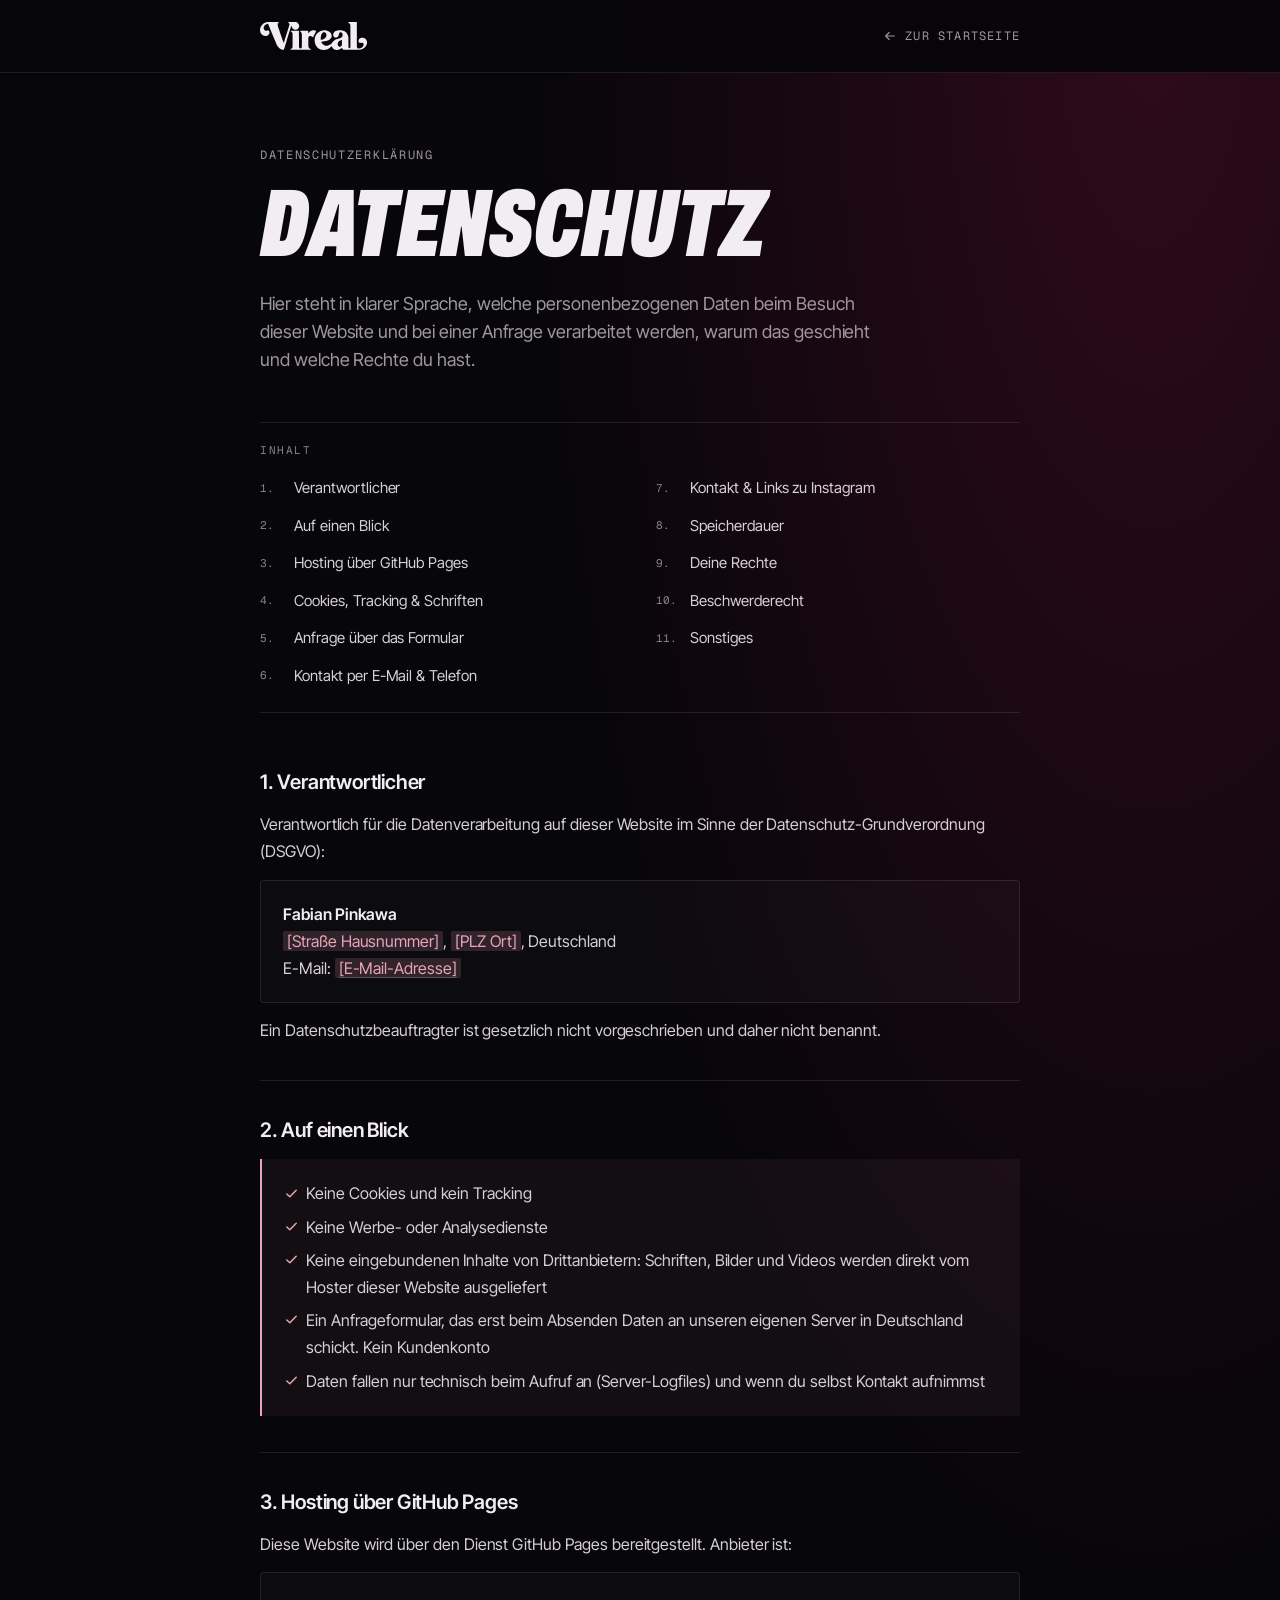
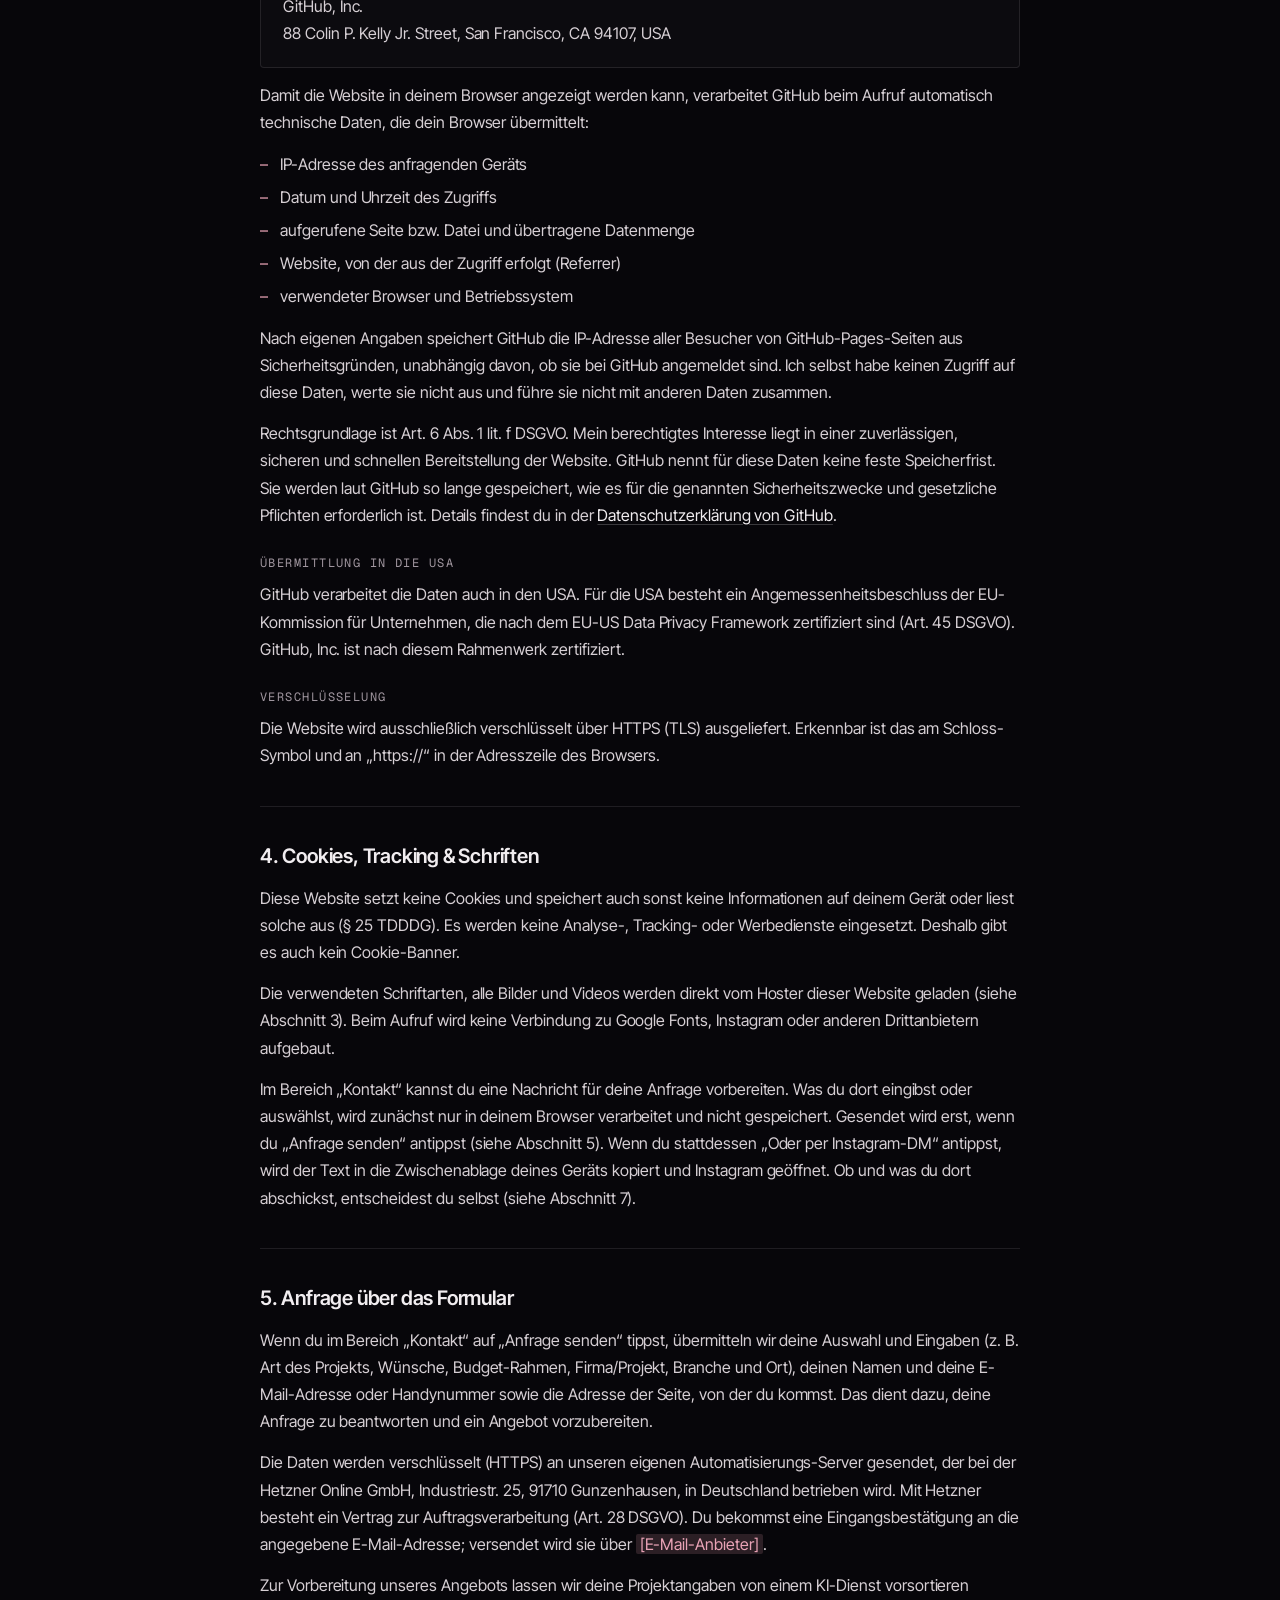
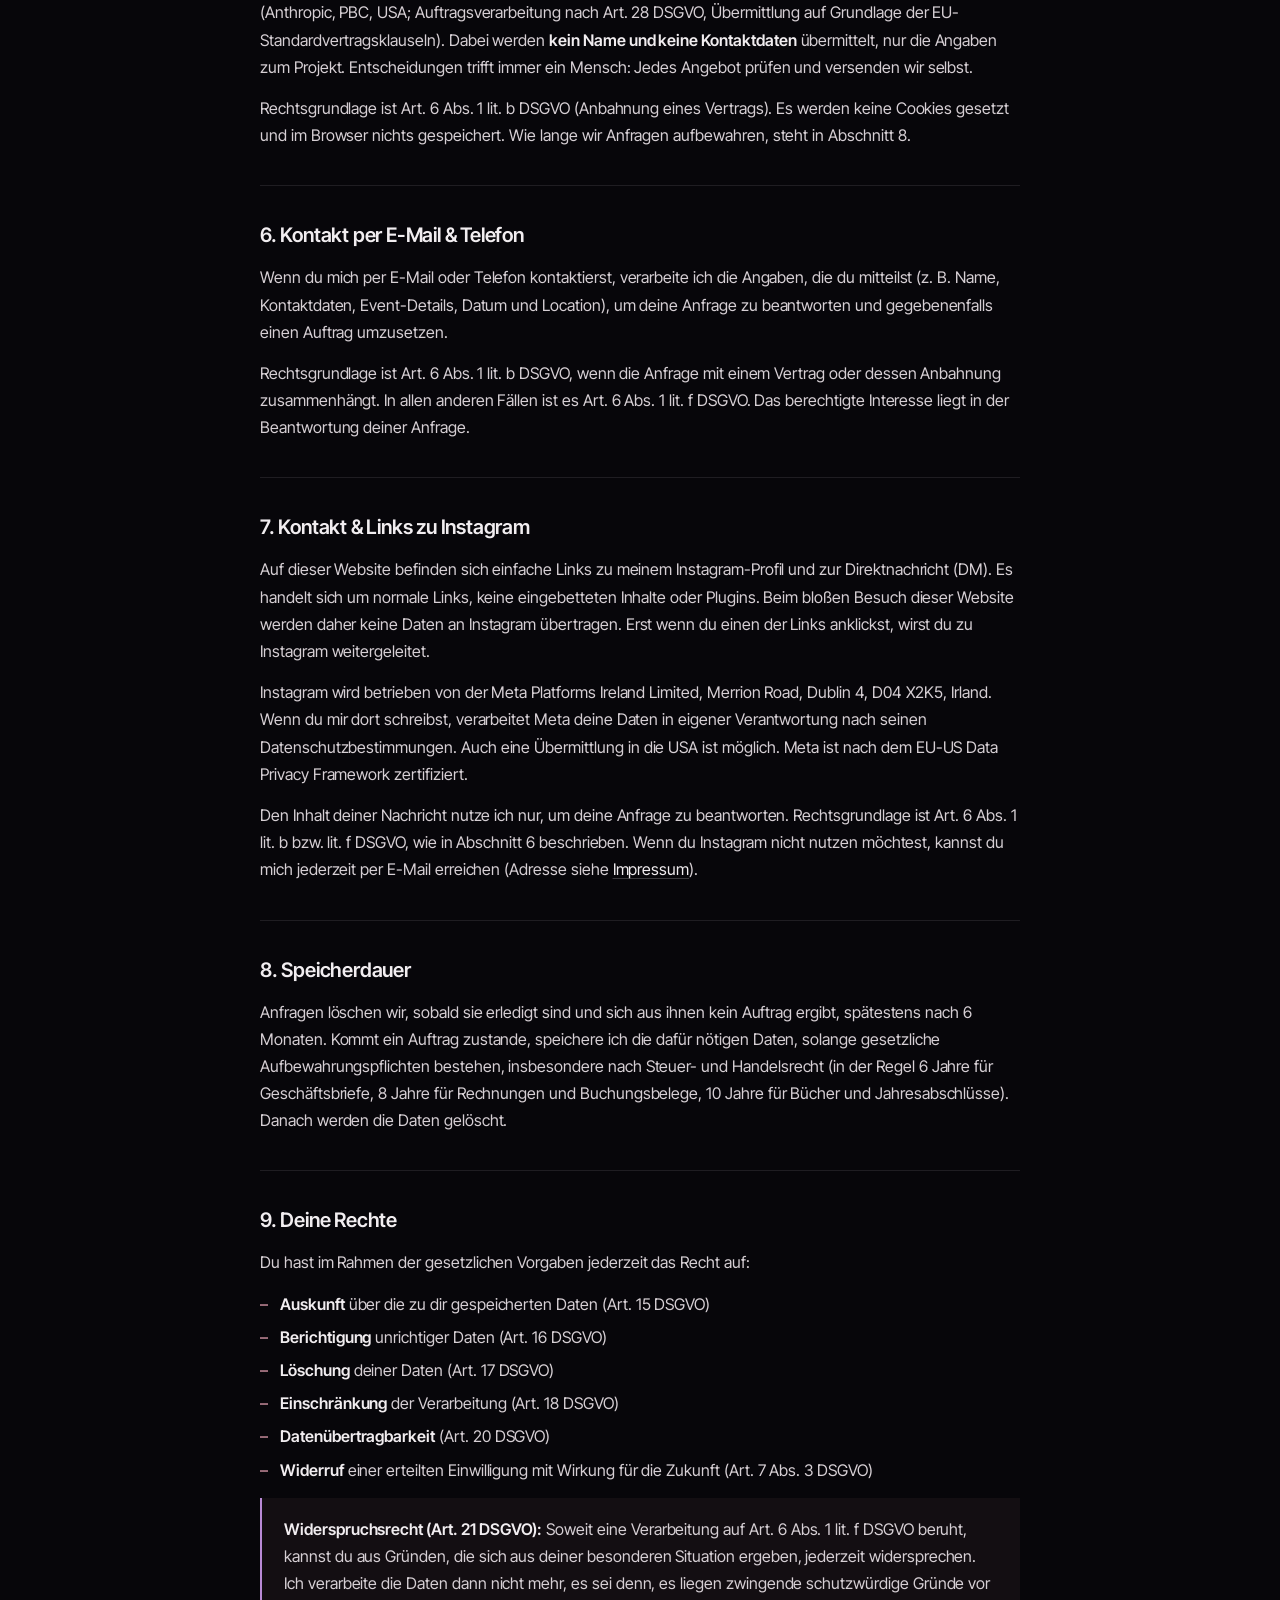
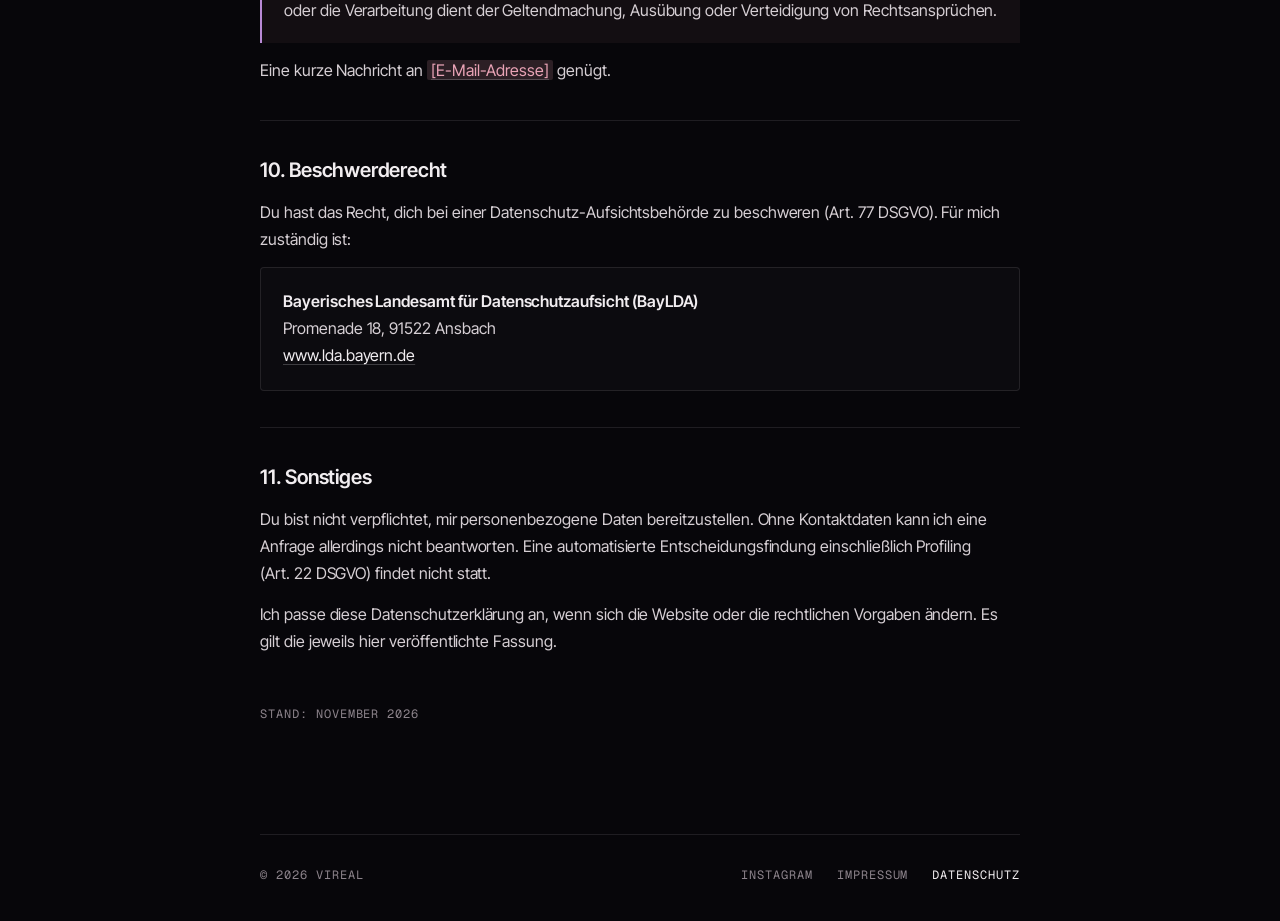
<file: datenschutz.html>
<!doctype html>
<html lang="de">
<head>
<meta charset="utf-8">
<meta name="viewport" content="width=device-width, initial-scale=1, viewport-fit=cover">
<title>Datenschutz – Vireal</title>
<meta name="description" content="Datenschutzerklärung von Vireal: welche Daten beim Besuch der Website und bei einer Anfrage verarbeitet werden.">
<meta name="robots" content="noindex, follow">
<meta name="theme-color" content="#07060a">
<link rel="icon" type="image/png" sizes="32x32" href="img/favicon-32.png">
<link rel="apple-touch-icon" href="img/apple-touch-icon.png">
<link rel="stylesheet" href="legal.css">
<!--
  VOR DEM LIVEGANG AUSFÜLLEN – alle rosa markierten Platzhalter (class="ph") ersetzen:
  1. Anschrift + E-Mail (identisch mit Impressum). Name ist eingetragen, Aufsichtsbehörde BayLDA passt (Sitz Bayern).
  2. WhatsApp-/E-Mail-Kontakt: Wird einer davon auf der Startseite freigeschaltet, hier den passenden Abschnitt prüfen bzw. freischalten.
  Hosting: GitHub Pages (GitHub, Inc., USA). Übermittlung in die USA über das EU-US Data Privacy Framework (Art. 45 DSGVO).
  Die Website selbst setzt keine Cookies, nutzt kein Tracking, lädt keine Inhalte von Drittanbietern und speichert nichts auf dem Gerät.
  Wird später etwas davon ergänzt (z. B. Google Analytics, eingebettete YouTube-/Instagram-Inhalte, Kontaktformular, Google Maps),
  muss diese Erklärung vorher erweitert werden.
-->
<script>
  /* Frischer Aufruf = oben starten, auch in Vorschau-Umgebungen, die eine alte Scroll-Position übernehmen.
     Zurück/Vor behält die Position, Sprünge zu Abschnitten (#…) bleiben erhalten, eigenes Scrollen wird nie überschrieben. */
  (function () {
    var nav = (performance.getEntriesByType && performance.getEntriesByType('navigation')[0]) || {};
    if (nav.type !== 'navigate' || location.hash || /:~:/.test(nav.name || '')) return;
    var root = document.documentElement, touched = false, end = performance.now() + 1500;
    root.style.scrollBehavior = 'auto';
    ['wheel', 'touchstart', 'keydown', 'mousedown', 'pointerdown'].forEach(function (ev) {
      addEventListener(ev, function () { touched = true; }, { passive: true, once: true, capture: true }); });
    function top() { if (!touched && performance.now() < end && (window.scrollY || window.scrollX)) window.scrollTo(0, 0); }
    addEventListener('scroll', top, { passive: true }); addEventListener('DOMContentLoaded', top); addEventListener('load', top); top();
    setTimeout(function () { removeEventListener('scroll', top); root.style.scrollBehavior = ''; }, 1500);
  })();
</script>
</head>
<body>
<header class="bar">
  <div class="bar-in">
    <a href="index.html" class="brand" aria-label="Vireal – Startseite"><img class="logo-img" src="img/vireal-logo.svg" alt="" width="115" height="30" style="display:block;height:28px;width:auto"></a>
    <a href="index.html" class="back"><svg class="arr" viewBox="0 0 16 16" aria-hidden="true"><path d="M13 8H3M7 4L3 8l4 4" fill="none" stroke="currentColor" stroke-width="1.25" stroke-linecap="round" stroke-linejoin="round"/></svg>Zur Startseite</a>
  </div>
</header>

<main>
  <p class="eyebrow">Datenschutzerklärung</p>
  <h1>Daten&shy;schutz</h1>
  <p class="lede">Hier steht in klarer Sprache, welche personenbezogenen Daten beim Besuch dieser Website und bei einer Anfrage verarbeitet werden, warum das geschieht und welche Rechte du hast.</p>

  <nav class="toc" aria-label="Inhalt">
    <p>Inhalt</p>
    <ol>
      <li><a href="#verantwortlich">Verantwortlicher</a></li>
      <li><a href="#ueberblick">Auf einen Blick</a></li>
      <li><a href="#hosting">Hosting über GitHub Pages</a></li>
      <li><a href="#cookies">Cookies, Tracking &amp; Schriften</a></li>
      <li><a href="#anfrage">Anfrage über das Formular</a></li>
      <li><a href="#kontakt">Kontakt per E-Mail &amp; Telefon</a></li>
      <li><a href="#instagram">Kontakt &amp; Links zu Instagram</a></li>
      <!-- <li><a href="#whatsapp">Kontakt per WhatsApp</a></li>  ← zusammen mit dem WhatsApp-Abschnitt unten freischalten -->
      <li><a href="#speicherdauer">Speicherdauer</a></li>
      <li><a href="#rechte">Deine Rechte</a></li>
      <li><a href="#beschwerde">Beschwerderecht</a></li>
      <li><a href="#sonstiges">Sonstiges</a></li>
    </ol>
  </nav>

  <section id="verantwortlich" aria-labelledby="h-verantwortlich">
    <h2 id="h-verantwortlich">1. Verantwortlicher</h2>
    <p>Verantwortlich für die Datenverarbeitung auf dieser Website im Sinne der Datenschutz-Grundverordnung (DSGVO):</p>
    <div class="card">
      <p><strong>Fabian Pinkawa</strong><br>
      <span class="ph">[Straße Hausnummer]</span>, <span class="ph">[PLZ Ort]</span>, Deutschland<br>
      E-Mail: <a href="mailto:kontakt@example.de"><span class="ph">[E-Mail-Adresse]</span></a></p>
    </div>
    <p>Ein Datenschutzbeauftragter ist gesetzlich nicht vorgeschrieben und daher nicht benannt.</p>
  </section>

  <section id="ueberblick" aria-labelledby="h-ueberblick">
    <h2 id="h-ueberblick">2. Auf einen Blick</h2>
    <div class="summary">
      <ul>
        <li>Keine Cookies und kein Tracking</li>
        <li>Keine Werbe- oder Analysedienste</li>
        <li>Keine eingebundenen Inhalte von Drittanbietern: Schriften, Bilder und Videos werden direkt vom Hoster dieser Website ausgeliefert</li>
        <li>Ein Anfrageformular, das erst beim Absenden Daten an unseren eigenen Server in Deutschland schickt. Kein Kundenkonto</li>
        <li>Daten fallen nur technisch beim Aufruf an (Server-Logfiles) und wenn du selbst Kontakt aufnimmst</li>
      </ul>
    </div>
  </section>

  <section id="hosting" aria-labelledby="h-hosting">
    <h2 id="h-hosting">3. Hosting über GitHub Pages</h2>
    <p>Diese Website wird über den Dienst GitHub Pages bereitgestellt. Anbieter ist:</p>
    <div class="card"><p>GitHub, Inc.<br>88 Colin P. Kelly Jr. Street, San Francisco, CA 94107, USA</p></div>
    <p>Damit die Website in deinem Browser angezeigt werden kann, verarbeitet GitHub beim Aufruf automatisch technische Daten, die dein Browser übermittelt:</p>
    <ul class="list">
      <li>IP-Adresse des anfragenden Geräts</li>
      <li>Datum und Uhrzeit des Zugriffs</li>
      <li>aufgerufene Seite bzw. Datei und übertragene Datenmenge</li>
      <li>Website, von der aus der Zugriff erfolgt (Referrer)</li>
      <li>verwendeter Browser und Betriebssystem</li>
    </ul>
    <p>Nach eigenen Angaben speichert GitHub die IP-Adresse aller Besucher von GitHub-Pages-Seiten aus Sicherheitsgründen, unabhängig davon, ob sie bei GitHub angemeldet sind. Ich selbst habe keinen Zugriff auf diese Daten, werte sie nicht aus und führe sie nicht mit anderen Daten zusammen.</p>
    <p>Rechtsgrundlage ist Art.&nbsp;6 Abs.&nbsp;1 lit.&nbsp;f&nbsp;DSGVO. Mein berechtigtes Interesse liegt in einer zuverlässigen, sicheren und schnellen Bereitstellung der Website. GitHub nennt für diese Daten keine feste Speicherfrist. Sie werden laut GitHub so lange gespeichert, wie es für die genannten Sicherheitszwecke und gesetzliche Pflichten erforderlich ist. Details findest du in der <a href="https://docs.github.com/de/site-policy/privacy-policies/github-general-privacy-statement" rel="noopener" target="_blank">Datenschutzerklärung von GitHub<span class="sr-only"> (öffnet neuen Tab)</span></a>.</p>
    <h3>Übermittlung in die USA</h3>
    <p>GitHub verarbeitet die Daten auch in den USA. Für die USA besteht ein Angemessenheitsbeschluss der EU-Kommission für Unternehmen, die nach dem EU-US Data Privacy Framework zertifiziert sind (Art.&nbsp;45&nbsp;DSGVO). GitHub, Inc. ist nach diesem Rahmenwerk zertifiziert.</p>
    <h3>Verschlüsselung</h3>
    <p>Die Website wird ausschließlich verschlüsselt über HTTPS (TLS) ausgeliefert. Erkennbar ist das am Schloss-Symbol und an „https://“ in der Adresszeile des Browsers.</p>
  </section>

  <section id="cookies" aria-labelledby="h-cookies">
    <h2 id="h-cookies">4. Cookies, Tracking &amp; Schriften</h2>
    <p>Diese Website setzt keine Cookies und speichert auch sonst keine Informationen auf deinem Gerät oder liest solche aus (§&nbsp;25&nbsp;TDDDG). Es werden keine Analyse-, Tracking- oder Werbedienste eingesetzt. Deshalb gibt es auch kein Cookie-Banner.</p>
    <p>Die verwendeten Schriftarten, alle Bilder und Videos werden direkt vom Hoster dieser Website geladen (siehe Abschnitt 3). Beim Aufruf wird keine Verbindung zu Google Fonts, Instagram oder anderen Drittanbietern aufgebaut.</p>
    <p>Im Bereich „Kontakt“ kannst du eine Nachricht für deine Anfrage vorbereiten. Was du dort eingibst oder auswählst, wird zunächst nur in deinem Browser verarbeitet und nicht gespeichert. Gesendet wird erst, wenn du „Anfrage senden“ antippst (siehe Abschnitt 5). Wenn du stattdessen „Oder per Instagram-DM“ antippst, wird der Text in die Zwischenablage deines Geräts kopiert und Instagram geöffnet. Ob und was du dort abschickst, entscheidest du selbst (siehe Abschnitt 7).</p>
  </section>

  <section id="anfrage" aria-labelledby="h-anfrage">
    <h2 id="h-anfrage">5. Anfrage über das Formular</h2>
    <p>Wenn du im Bereich „Kontakt“ auf „Anfrage senden“ tippst, übermitteln wir deine Auswahl und Eingaben (z.&nbsp;B. Art des Projekts, Wünsche, Budget-Rahmen, Firma/Projekt, Branche und Ort), deinen Namen und deine E-Mail-Adresse oder Handynummer sowie die Adresse der Seite, von der du kommst. Das dient dazu, deine Anfrage zu beantworten und ein Angebot vorzubereiten.</p>
    <p>Die Daten werden verschlüsselt (HTTPS) an unseren eigenen Automatisierungs-Server gesendet, der bei der Hetzner Online GmbH, Industriestr.&nbsp;25, 91710 Gunzenhausen, in Deutschland betrieben wird. Mit Hetzner besteht ein Vertrag zur Auftragsverarbeitung (Art.&nbsp;28&nbsp;DSGVO). Du bekommst eine Eingangsbestätigung an die angegebene E-Mail-Adresse; versendet wird sie über <span class="ph">[E-Mail-Anbieter]</span>.</p>
    <p>Zur Vorbereitung unseres Angebots lassen wir deine Projektangaben von einem KI-Dienst vorsortieren (Anthropic, PBC, USA; Auftragsverarbeitung nach Art.&nbsp;28&nbsp;DSGVO, Übermittlung auf Grundlage der EU-Standardvertragsklauseln). Dabei werden <strong>kein Name und keine Kontaktdaten</strong> übermittelt, nur die Angaben zum Projekt. Entscheidungen trifft immer ein Mensch: Jedes Angebot prüfen und versenden wir selbst.</p>
    <p>Rechtsgrundlage ist Art.&nbsp;6 Abs.&nbsp;1 lit.&nbsp;b&nbsp;DSGVO (Anbahnung eines Vertrags). Es werden keine Cookies gesetzt und im Browser nichts gespeichert. Wie lange wir Anfragen aufbewahren, steht in Abschnitt 8.</p>
  </section>

  <section id="kontakt" aria-labelledby="h-kontakt">
    <h2 id="h-kontakt">6. Kontakt per E-Mail &amp; Telefon</h2>
    <p>Wenn du mich per E-Mail oder Telefon kontaktierst, verarbeite ich die Angaben, die du mitteilst (z.&nbsp;B. Name, Kontaktdaten, Event-Details, Datum und Location), um deine Anfrage zu beantworten und gegebenenfalls einen Auftrag umzusetzen.</p>
    <p>Rechtsgrundlage ist Art.&nbsp;6 Abs.&nbsp;1 lit.&nbsp;b&nbsp;DSGVO, wenn die Anfrage mit einem Vertrag oder dessen Anbahnung zusammenhängt. In allen anderen Fällen ist es Art.&nbsp;6 Abs.&nbsp;1 lit.&nbsp;f&nbsp;DSGVO. Das berechtigte Interesse liegt in der Beantwortung deiner Anfrage.</p>
  </section>

  <section id="instagram" aria-labelledby="h-instagram">
    <h2 id="h-instagram">7. Kontakt &amp; Links zu Instagram</h2>
    <p>Auf dieser Website befinden sich einfache Links zu meinem Instagram-Profil und zur Direktnachricht (DM). Es handelt sich um normale Links, keine eingebetteten Inhalte oder Plugins. Beim bloßen Besuch dieser Website werden daher keine Daten an Instagram übertragen. Erst wenn du einen der Links anklickst, wirst du zu Instagram weitergeleitet.</p>
    <p>Instagram wird betrieben von der Meta Platforms Ireland Limited, Merrion Road, Dublin 4, D04 X2K5, Irland. Wenn du mir dort schreibst, verarbeitet Meta deine Daten in eigener Verantwortung nach seinen Datenschutzbestimmungen. Auch eine Übermittlung in die USA ist möglich. Meta ist nach dem EU-US Data Privacy Framework zertifiziert.</p>
    <p>Den Inhalt deiner Nachricht nutze ich nur, um deine Anfrage zu beantworten. Rechtsgrundlage ist Art.&nbsp;6 Abs.&nbsp;1 lit.&nbsp;b bzw. lit.&nbsp;f&nbsp;DSGVO, wie in Abschnitt 6 beschrieben. Wenn du Instagram nicht nutzen möchtest, kannst du mich jederzeit per E-Mail erreichen (Adresse siehe <a href="impressum.html">Impressum</a>).</p>
  </section>

  <!-- WHATSAPP: erst freischalten, wenn WhatsApp auf der Startseite als Kontaktweg aktiv ist.
       Dann diesen Abschnitt einkommentieren, den TOC-Eintrag oben ebenso und die Nummern 8–11 der folgenden Abschnitte um eins erhöhen.
  <section id="whatsapp" aria-labelledby="h-whatsapp">
    <h2 id="h-whatsapp">8. Kontakt per WhatsApp</h2>
    <p>Du kannst mich auch über WhatsApp kontaktieren. Anbieter ist die WhatsApp Ireland Limited, Merrion Road, Dublin 4, D04 X2K5, Irland. Wenn du mir über WhatsApp schreibst, verarbeitet WhatsApp deine Telefonnummer, deinen Profilnamen sowie Metadaten (z.&nbsp;B. Zeitpunkt der Nachricht). Die Inhalte sind Ende-zu-Ende-verschlüsselt. Eine Übermittlung von Metadaten in die USA ist möglich. Sie stützt sich auf das EU-US Data Privacy Framework, nach dem die Muttergesellschaft zertifiziert ist.</p>
    <p>Den Inhalt deiner Nachricht nutze ich nur zur Bearbeitung deiner Anfrage. Rechtsgrundlage ist Art.&nbsp;6 Abs.&nbsp;1 lit.&nbsp;b bzw. lit.&nbsp;f&nbsp;DSGVO. Die Kontaktaufnahme über WhatsApp ist freiwillig; alternativ erreichst du mich per E-Mail oder Telefon.</p>
  </section>
  -->

  <section id="speicherdauer" aria-labelledby="h-speicherdauer">
    <h2 id="h-speicherdauer">8. Speicherdauer</h2>
    <p>Anfragen löschen wir, sobald sie erledigt sind und sich aus ihnen kein Auftrag ergibt, spätestens nach 6 Monaten. Kommt ein Auftrag zustande, speichere ich die dafür nötigen Daten, solange gesetzliche Aufbewahrungspflichten bestehen, insbesondere nach Steuer- und Handelsrecht (in der Regel 6 Jahre für Geschäftsbriefe, 8 Jahre für Rechnungen und Buchungsbelege, 10 Jahre für Bücher und Jahresabschlüsse). Danach werden die Daten gelöscht.</p>
  </section>

  <section id="rechte" aria-labelledby="h-rechte">
    <h2 id="h-rechte">9. Deine Rechte</h2>
    <p>Du hast im Rahmen der gesetzlichen Vorgaben jederzeit das Recht auf:</p>
    <ul class="list">
      <li><strong>Auskunft</strong> über die zu dir gespeicherten Daten (Art.&nbsp;15&nbsp;DSGVO)</li>
      <li><strong>Berichtigung</strong> unrichtiger Daten (Art.&nbsp;16&nbsp;DSGVO)</li>
      <li><strong>Löschung</strong> deiner Daten (Art.&nbsp;17&nbsp;DSGVO)</li>
      <li><strong>Einschränkung</strong> der Verarbeitung (Art.&nbsp;18&nbsp;DSGVO)</li>
      <li><strong>Datenübertragbarkeit</strong> (Art.&nbsp;20&nbsp;DSGVO)</li>
      <li><strong>Widerruf</strong> einer erteilten Einwilligung mit Wirkung für die Zukunft (Art.&nbsp;7 Abs.&nbsp;3&nbsp;DSGVO)</li>
    </ul>
    <div class="summary" style="border-left-color: var(--violet)">
      <p style="margin:0"><strong>Widerspruchsrecht (Art.&nbsp;21&nbsp;DSGVO):</strong> Soweit eine Verarbeitung auf Art.&nbsp;6 Abs.&nbsp;1 lit.&nbsp;f&nbsp;DSGVO beruht, kannst du aus Gründen, die sich aus deiner besonderen Situation ergeben, jederzeit widersprechen. Ich verarbeite die Daten dann nicht mehr, es sei denn, es liegen zwingende schutzwürdige Gründe vor oder die Verarbeitung dient der Geltendmachung, Ausübung oder Verteidigung von Rechtsansprüchen.</p>
    </div>
    <p>Eine kurze Nachricht an <a href="mailto:kontakt@example.de"><span class="ph">[E-Mail-Adresse]</span></a> genügt.</p>
  </section>

  <section id="beschwerde" aria-labelledby="h-beschwerde">
    <h2 id="h-beschwerde">10. Beschwerderecht</h2>
    <p>Du hast das Recht, dich bei einer Datenschutz-Aufsichtsbehörde zu beschweren (Art.&nbsp;77&nbsp;DSGVO). Für mich zuständig ist:</p>
    <div class="card">
      <p><strong>Bayerisches Landesamt für Datenschutzaufsicht (BayLDA)</strong><br>
      Promenade 18, 91522 Ansbach<br>
      <a href="https://www.lda.bayern.de" rel="noopener" target="_blank">www.lda.bayern.de<span class="sr-only"> (öffnet neuen Tab)</span></a></p>
    </div>
  </section>

  <section id="sonstiges" aria-labelledby="h-sonstiges">
    <h2 id="h-sonstiges">11. Sonstiges</h2>
    <p>Du bist nicht verpflichtet, mir personenbezogene Daten bereitzustellen. Ohne Kontaktdaten kann ich eine Anfrage allerdings nicht beantworten. Eine automatisierte Entscheidungsfindung einschließlich Profiling (Art.&nbsp;22&nbsp;DSGVO) findet nicht statt.</p>
    <p>Ich passe diese Datenschutzerklärung an, wenn sich die Website oder die rechtlichen Vorgaben ändern. Es gilt die jeweils hier veröffentlichte Fassung.</p>
  </section>

  <p class="stand">Stand: November 2026</p>
</main>

<footer class="foot">
  <span>© 2026 Vireal</span>
  <nav aria-label="Rechtliches und Social">
    <a href="https://www.instagram.com/vireal.media/" target="_blank" rel="noopener">Instagram<span class="sr-only"> (öffnet neuen Tab)</span></a>
    <a href="impressum.html">Impressum</a>
    <a href="datenschutz.html" aria-current="page">Datenschutz</a>
  </nav>
</footer>
</body>
</html>
</file>
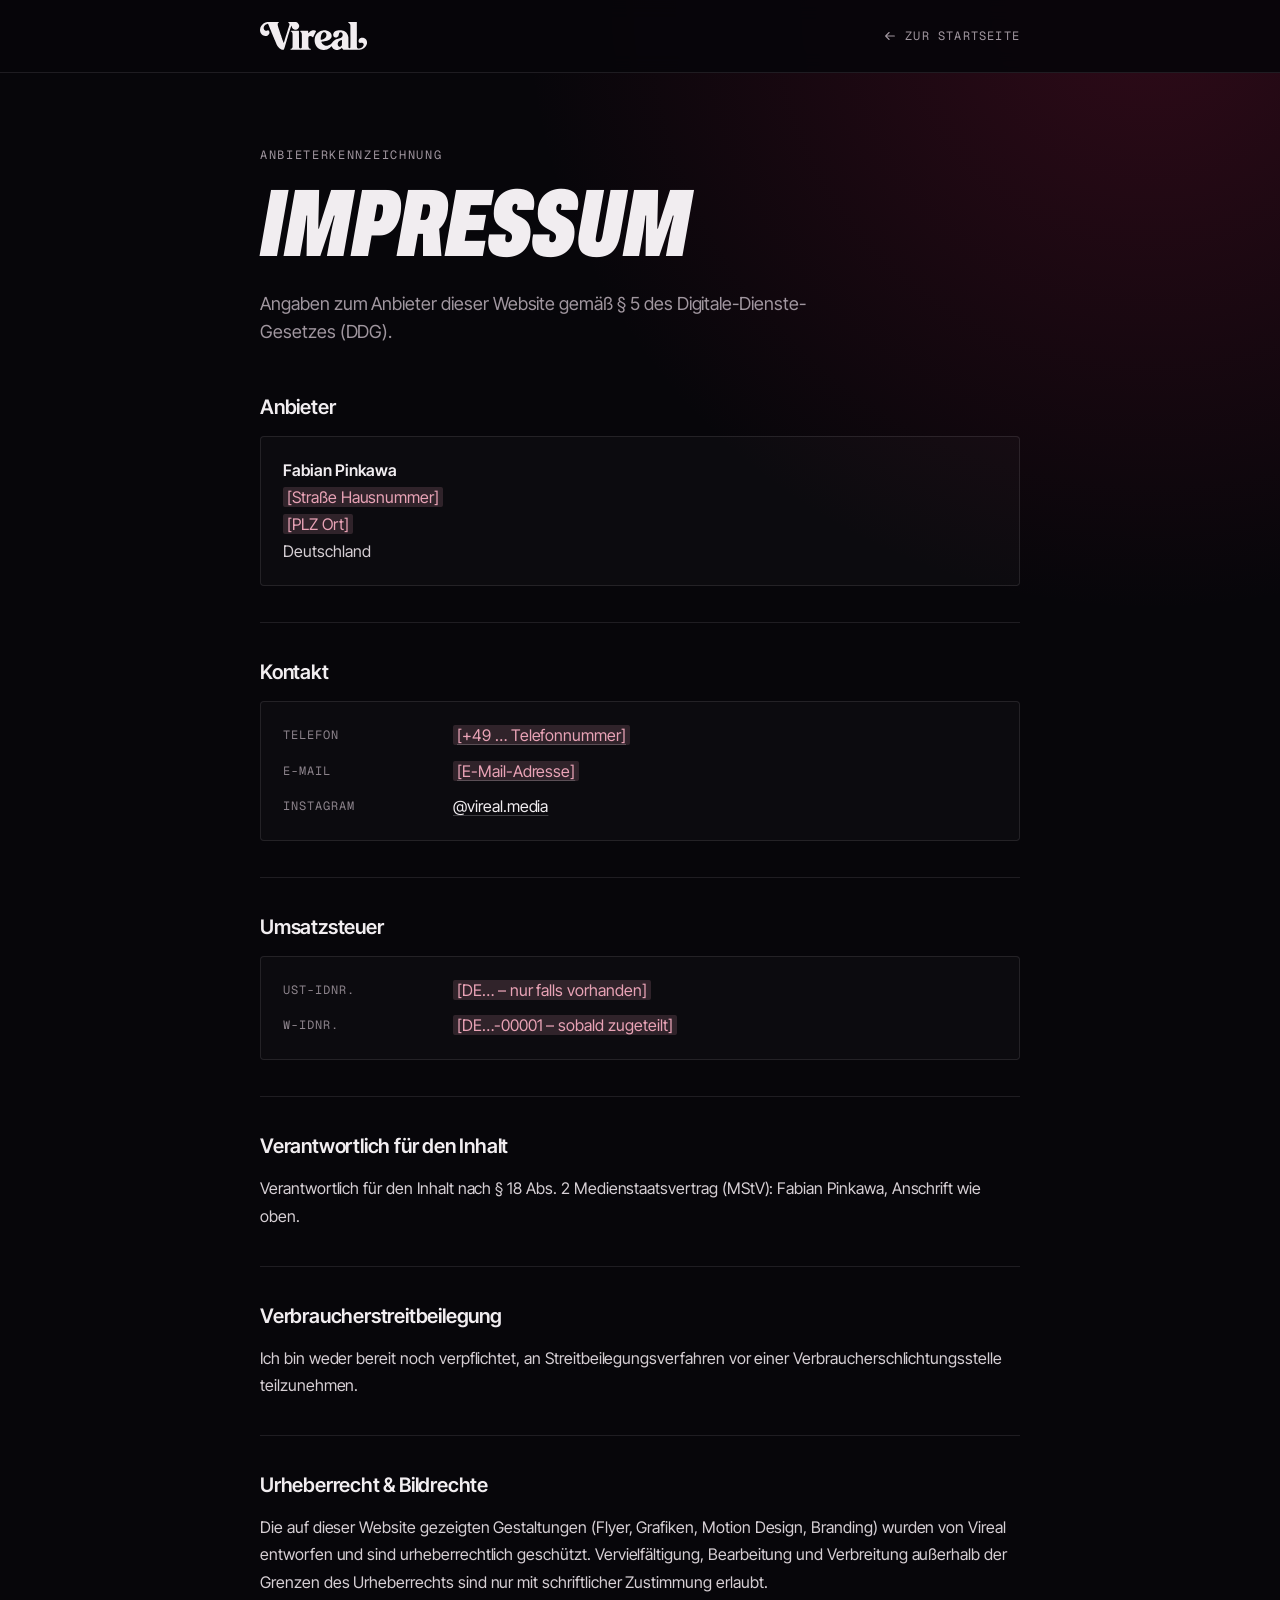
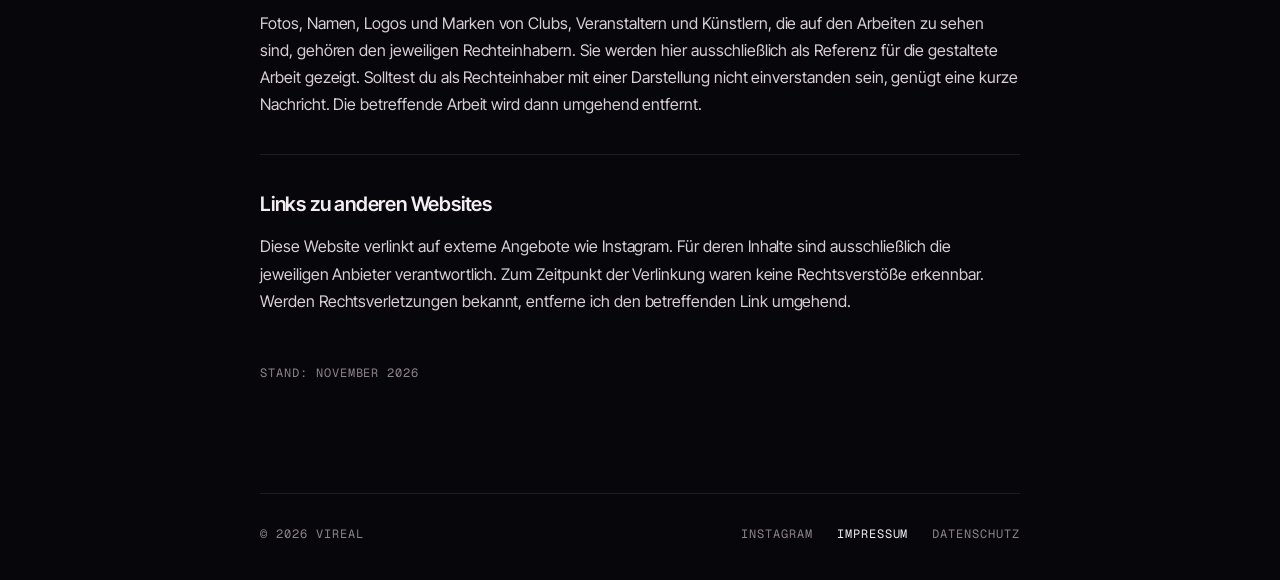
<file: impressum.html>
<!doctype html>
<html lang="de">
<head>
<meta charset="utf-8">
<meta name="viewport" content="width=device-width, initial-scale=1, viewport-fit=cover">
<title>Impressum – Vireal</title>
<meta name="description" content="Impressum (Anbieterkennzeichnung) von Vireal.">
<meta name="robots" content="noindex, follow">
<meta name="theme-color" content="#07060a">
<link rel="icon" type="image/png" sizes="32x32" href="img/favicon-32.png">
<link rel="apple-touch-icon" href="img/apple-touch-icon.png">
<link rel="stylesheet" href="legal.css">
<!--
  VOR DEM LIVEGANG AUSFÜLLEN – alle rosa markierten Platzhalter (class="ph") ersetzen:
  1. Vor- und Nachname (bei Einzelunternehmen ohne Zusatz wie "Inhaber")
  2. Ladungsfähige Anschrift (Straße, Nr., PLZ, Ort) – kein Postfach. Alternative ohne Privatadresse: ladungsfähige Geschäfts-/Büroservice-Adresse.
  3. Telefonnummer mit Vorwahl (zweiter schneller Kontaktweg neben E-Mail)
  4. E-Mail-Adresse
  5. Umsatzsteuer: USt-IdNr. NUR angeben, wenn vorhanden; Wirtschafts-Identifikationsnummer (W-IdNr.) angeben, sobald vom BZSt zugeteilt.
     Steuernummer oder Steuer-ID gehören NICHT ins Impressum. Trifft beides nicht zu: den ganzen Abschnitt "Umsatzsteuer" löschen.
  Hinweis: Der frühere Link zur EU-Streitschlichtungsplattform (OS-Plattform) ist bewusst nicht enthalten – die Plattform ist seit 20.07.2025 abgeschaltet.
-->
<script>
  /* Frischer Aufruf = oben starten, auch in Vorschau-Umgebungen, die eine alte Scroll-Position übernehmen.
     Zurück/Vor behält die Position, Sprünge zu Abschnitten (#…) bleiben erhalten, eigenes Scrollen wird nie überschrieben. */
  (function () {
    var nav = (performance.getEntriesByType && performance.getEntriesByType('navigation')[0]) || {};
    if (nav.type !== 'navigate' || location.hash || /:~:/.test(nav.name || '')) return;
    var root = document.documentElement, touched = false, end = performance.now() + 1500;
    root.style.scrollBehavior = 'auto';
    ['wheel', 'touchstart', 'keydown', 'mousedown', 'pointerdown'].forEach(function (ev) {
      addEventListener(ev, function () { touched = true; }, { passive: true, once: true, capture: true }); });
    function top() { if (!touched && performance.now() < end && (window.scrollY || window.scrollX)) window.scrollTo(0, 0); }
    addEventListener('scroll', top, { passive: true }); addEventListener('DOMContentLoaded', top); addEventListener('load', top); top();
    setTimeout(function () { removeEventListener('scroll', top); root.style.scrollBehavior = ''; }, 1500);
  })();
</script>
</head>
<body>
<header class="bar">
  <div class="bar-in">
    <a href="index.html" class="brand" aria-label="Vireal – Startseite"><img class="logo-img" src="img/vireal-logo.svg" alt="" width="115" height="30" style="display:block;height:28px;width:auto"></a>
    <a href="index.html" class="back"><svg class="arr" viewBox="0 0 16 16" aria-hidden="true"><path d="M13 8H3M7 4L3 8l4 4" fill="none" stroke="currentColor" stroke-width="1.25" stroke-linecap="round" stroke-linejoin="round"/></svg>Zur Startseite</a>
  </div>
</header>

<main>
  <p class="eyebrow">Anbieterkennzeichnung</p>
  <h1>Impressum</h1>
  <p class="lede">Angaben zum Anbieter dieser Website gemäß §&nbsp;5 des Digitale-Dienste-Gesetzes (DDG).</p>

  <section aria-labelledby="anbieter">
    <h2 id="anbieter">Anbieter</h2>
    <div class="card">
      <p><strong>Fabian Pinkawa</strong><br>
      <span class="ph">[Straße Hausnummer]</span><br>
      <span class="ph">[PLZ Ort]</span><br>
      Deutschland</p>
    </div>
  </section>

  <section aria-labelledby="kontakt">
    <h2 id="kontakt">Kontakt</h2>
    <div class="card">
      <dl class="facts">
        <dt>Telefon</dt><dd><a href="tel:+49000000000"><span class="ph">[+49 … Telefonnummer]</span></a></dd>
        <dt>E-Mail</dt><dd><a href="mailto:kontakt@example.de"><span class="ph">[E-Mail-Adresse]</span></a></dd>
        <dt>Instagram</dt><dd><a href="https://www.instagram.com/vireal.media/" rel="noopener" target="_blank">@vireal.media<span class="sr-only"> (öffnet neuen Tab)</span></a></dd>
      </dl>
    </div>
  </section>

  <section aria-labelledby="ust">
    <h2 id="ust">Umsatzsteuer</h2>
    <div class="card">
      <dl class="facts">
        <dt>USt-IdNr.</dt><dd><span class="ph">[DE… – nur falls vorhanden]</span></dd>
        <dt>W-IdNr.</dt><dd><span class="ph">[DE…-00001 – sobald zugeteilt]</span></dd>
      </dl>
    </div>
  </section>

  <section aria-labelledby="mstv">
    <h2 id="mstv">Verantwortlich für den Inhalt</h2>
    <p>Verantwortlich für den Inhalt nach §&nbsp;18 Abs.&nbsp;2 Medienstaatsvertrag (MStV): Fabian Pinkawa, Anschrift wie oben.</p>
  </section>

  <section aria-labelledby="streit">
    <h2 id="streit">Verbraucherstreitbeilegung</h2>
    <p>Ich bin weder bereit noch verpflichtet, an Streitbeilegungsverfahren vor einer Verbraucherschlichtungsstelle teilzunehmen.</p>
  </section>

  <section aria-labelledby="rechte">
    <h2 id="rechte">Urheberrecht &amp; Bildrechte</h2>
    <p>Die auf dieser Website gezeigten Gestaltungen (Flyer, Grafiken, Motion Design, Branding) wurden von Vireal entworfen und sind urheberrechtlich geschützt. Vervielfältigung, Bearbeitung und Verbreitung außerhalb der Grenzen des Urheberrechts sind nur mit schriftlicher Zustimmung erlaubt.</p>
    <p>Fotos, Namen, Logos und Marken von Clubs, Veranstaltern und Künstlern, die auf den Arbeiten zu sehen sind, gehören den jeweiligen Rechteinhabern. Sie werden hier ausschließlich als Referenz für die gestaltete Arbeit gezeigt. Solltest du als Rechteinhaber mit einer Darstellung nicht einverstanden sein, genügt eine kurze Nachricht. Die betreffende Arbeit wird dann umgehend entfernt.</p>
  </section>

  <section aria-labelledby="links">
    <h2 id="links">Links zu anderen Websites</h2>
    <p>Diese Website verlinkt auf externe Angebote wie Instagram. Für deren Inhalte sind ausschließlich die jeweiligen Anbieter verantwortlich. Zum Zeitpunkt der Verlinkung waren keine Rechtsverstöße erkennbar. Werden Rechtsverletzungen bekannt, entferne ich den betreffenden Link umgehend.</p>
  </section>

  <p class="stand">Stand: November 2026</p>
</main>

<footer class="foot">
  <span>© 2026 Vireal</span>
  <nav aria-label="Rechtliches und Social">
    <a href="https://www.instagram.com/vireal.media/" target="_blank" rel="noopener">Instagram<span class="sr-only"> (öffnet neuen Tab)</span></a>
    <a href="impressum.html" aria-current="page">Impressum</a>
    <a href="datenschutz.html">Datenschutz</a>
  </nav>
</footer>
</body>
</html>
</file>
<file: legal.css>
/* Rechtsseiten (Impressum, Datenschutz) – gleiche 3 Schriften wie die Startseite */
@font-face { font-family: "Archivo"; src: url("fonts/archivo-italic-caps.woff2") format("woff2"); font-weight: 900; font-stretch: 62%; font-style: italic; font-display: swap; }
@font-face { font-family: "Inter Tight"; src: url("fonts/inter-tight-sub.woff2") format("woff2"); font-weight: 400 600; font-display: swap; }
@font-face { font-family: "Geist Mono"; src: url("fonts/geist-mono-400.woff2") format("woff2"); font-weight: 400; font-display: swap; }

:root {
  color-scheme: dark;
  --bg: #07060a;
  --text: #f1edf0;
  --body: #d6cfd4;
  --muted: #a0969f;
  --faint: #8c838b;
  --line: rgba(241,237,240,0.10);
  --line-strong: rgba(241,237,240,0.22);
  --accent: #e9a3b6;
  --violet: #b98ad6;
  --display: "Archivo", "Arial Narrow", Arial, sans-serif;
  --sans: "Inter Tight", system-ui, -apple-system, "Segoe UI", sans-serif;
  --mono: "Geist Mono", ui-monospace, "SF Mono", Menlo, monospace;
  --gl: max(20px, env(safe-area-inset-left, 0px));
  --gr: max(20px, env(safe-area-inset-right, 0px));
}
* { box-sizing: border-box; }
html { scroll-behavior: smooth; scroll-padding-top: 96px; -webkit-text-size-adjust: 100%; -webkit-tap-highlight-color: transparent; }
body { margin: 0; color: var(--body); font-family: var(--sans); font-weight: 400; font-size: 16px; line-height: 1.7; letter-spacing: -.003em;
  -webkit-font-smoothing: antialiased; padding-left: var(--gl); padding-right: var(--gr);
  background: radial-gradient(ellipse 70% 40% at 90% 0%, rgba(150,22,62,.28), transparent 70%), var(--bg) fixed; }
a { color: var(--text); text-decoration-color: var(--line-strong); text-underline-offset: 3px; }
a:hover { text-decoration-color: var(--accent); }
a:focus-visible { outline: 2px solid var(--accent); outline-offset: 4px; border-radius: 2px; }
::selection { background: var(--accent); color: var(--bg); }
.sr-only { position: absolute; width: 1px; height: 1px; overflow: hidden; clip: rect(0 0 0 0); white-space: nowrap; }

/* Kopf */
.bar { position: sticky; top: 0; z-index: 10; margin-inline: calc(-1 * var(--gl)) calc(-1 * var(--gr)); padding-inline: var(--gl) var(--gr);
  background: rgba(7,6,10,.92); backdrop-filter: blur(10px); -webkit-backdrop-filter: blur(10px); border-bottom: 1px solid var(--line); }
.bar-in { max-width: 760px; margin: 0 auto; padding-block: max(14px, env(safe-area-inset-top, 0px)) 14px; display: flex; justify-content: space-between; align-items: center; gap: 16px; }
.brand { display: inline-flex; align-items: center; min-height: 44px; text-decoration: none; }
.brand img { width: 50px; height: auto; display: block; }
.wordmark { font-family: var(--display); font-weight: 900; font-style: italic; font-stretch: 62%; text-transform: uppercase; font-size: 25px; line-height: 1; letter-spacing: .02em; color: #f1edf0; }
.wordmark i { background: linear-gradient(95deg, #efb3c4, #c49ae0); -webkit-background-clip: text; background-clip: text; color: transparent; }
.back { display: inline-flex; align-items: center; gap: 8px; min-height: 44px; font-family: var(--mono); font-size: 12px; letter-spacing: .1em; text-transform: uppercase;
  color: var(--muted); text-decoration: none; }
.back:hover { color: var(--text); }
.back .arr { width: 14px; height: 14px; flex: none; }

/* Inhalt */
main { max-width: 760px; margin: 0 auto; padding-block: 72px 96px; overflow-wrap: break-word; }
.eyebrow { margin: 0 0 18px; font-family: var(--mono); font-size: 12px; letter-spacing: .14em; text-transform: uppercase; color: var(--muted); }
h1 { margin: 0 0 24px; font-family: var(--display); font-stretch: 62%; font-weight: 900; font-style: italic; text-transform: uppercase;
  font-size: clamp(52px, 11vw, 96px); line-height: .86; letter-spacing: -.01em; color: var(--text); overflow-wrap: normal; hyphens: manual; }
.lede { margin: 0 0 48px; max-width: 34em; font-size: 18px; line-height: 1.55; color: var(--muted); }

/* Inhaltsverzeichnis */
.toc { margin: 0 0 56px; padding: 18px 0; border-top: 1px solid var(--line); border-bottom: 1px solid var(--line); }
.toc p { margin: 0 0 10px; font-family: var(--mono); font-size: 11px; letter-spacing: .14em; text-transform: uppercase; color: var(--faint); }
.toc ol { margin: 0; padding: 0; list-style: none; columns: 2; column-gap: 32px; counter-reset: toc; }
.toc li { break-inside: avoid; counter-increment: toc; }
.toc a { display: flex; gap: 10px; padding: 6px 0; min-height: 36px; align-items: center; font-size: 15px; color: var(--body); text-decoration: none; }
.toc a::before { content: counter(toc) "."; min-width: 2.2em; font-family: var(--mono); font-size: 11px; color: var(--faint); }
.toc a:hover { color: var(--text); }

/* Abschnitte */
section { padding-top: 36px; margin-top: 36px; border-top: 1px solid var(--line); }
section:first-of-type { margin-top: 0; }
.toc + section, .lede + section { border-top: 0; padding-top: 0; margin-top: 0; }
h2 { margin: 0 0 16px; font-family: var(--sans); font-weight: 600; font-size: 20px; line-height: 1.3; letter-spacing: -.01em; color: var(--text); }
h3 { margin: 24px 0 8px; font-family: var(--mono); font-weight: 400; font-size: 12px; letter-spacing: .12em; text-transform: uppercase; color: var(--muted); }
p { margin: 0 0 14px; }
ul.list { margin: 0 0 14px; padding: 0; list-style: none; }
ul.list li { position: relative; padding-left: 20px; margin-bottom: 6px; }
ul.list li::before { content: "–"; position: absolute; left: 0; top: 0; color: var(--accent); }
strong { color: var(--text); font-weight: 600; }

/* Adress-/Datenblöcke */
.card { margin: 0 0 14px; padding: 20px 22px; border: 1px solid var(--line); border-radius: 4px; background: rgba(241,237,240,.025); }
.card p:last-child { margin-bottom: 0; }
dl.facts { margin: 0; display: grid; grid-template-columns: 9.5em minmax(0, 1fr); gap: 8px 18px; }
dl.facts dt { font-family: var(--mono); font-size: 12px; letter-spacing: .08em; text-transform: uppercase; color: var(--faint); padding-top: 3px; }
dl.facts dd { margin: 0; color: var(--text); }

/* Hervorgehobener Kurz-Überblick */
.summary { margin: 0 0 14px; padding: 18px 22px; border-left: 2px solid var(--accent); background: rgba(233,163,182,.05); }
.summary ul { margin: 0; padding: 0; list-style: none; }
.summary li { padding: 3px 0 3px 1.4em; text-indent: -1.4em; }
.summary li::before { content: ""; display: inline-block; width: 1.4em; height: 1em; vertical-align: -.12em;
  background: url("data:image/svg+xml,%3Csvg xmlns='http://www.w3.org/2000/svg' viewBox='0 0 16 16' fill='none' stroke='%23e9a3b6' stroke-width='1.6' stroke-linecap='round' stroke-linejoin='round'%3E%3Cpath d='M3 8.5l3.2 3L13 4.5'/%3E%3C/svg%3E") left center / .95em no-repeat; }

/* Platzhalter – vor dem Livegang ersetzen (deutlich markiert, damit nichts vergessen wird) */
.ph { padding: 0 .25em; border-radius: 2px; background: rgba(233,163,182,.16); color: var(--accent); font-style: normal; }

.stand { margin-top: 48px; font-family: var(--mono); font-size: 12px; letter-spacing: .08em; text-transform: uppercase; color: var(--faint); }

/* Fuß */
.foot { max-width: 760px; margin: 0 auto; padding-block: 18px max(24px, env(safe-area-inset-bottom, 0px)); border-top: 1px solid var(--line);
  display: flex; flex-wrap: wrap; justify-content: space-between; gap: 4px 24px; font-family: var(--mono); font-size: 12px; letter-spacing: .08em; text-transform: uppercase; color: var(--faint); }
.foot nav { display: flex; flex-wrap: wrap; gap: 4px 24px; }
.foot a, .foot span { display: inline-flex; align-items: center; min-height: 44px; color: var(--faint); text-decoration: none; }
.foot a:hover, .foot a[aria-current] { color: var(--text); }

@media (max-width: 600px) {
  main { padding-block: 48px 72px; }
  .lede { font-size: 16px; margin-bottom: 36px; }
  .toc ol { columns: 1; }
  dl.facts { grid-template-columns: 1fr; gap: 2px 0; }
  dl.facts dd { margin-bottom: 10px; }
  .card { padding: 16px 18px; }
}
@media (max-width: 360px) { .foot nav { gap: 4px 16px; } }
@media (prefers-reduced-motion: reduce) { html { scroll-behavior: auto; } }
</file>
